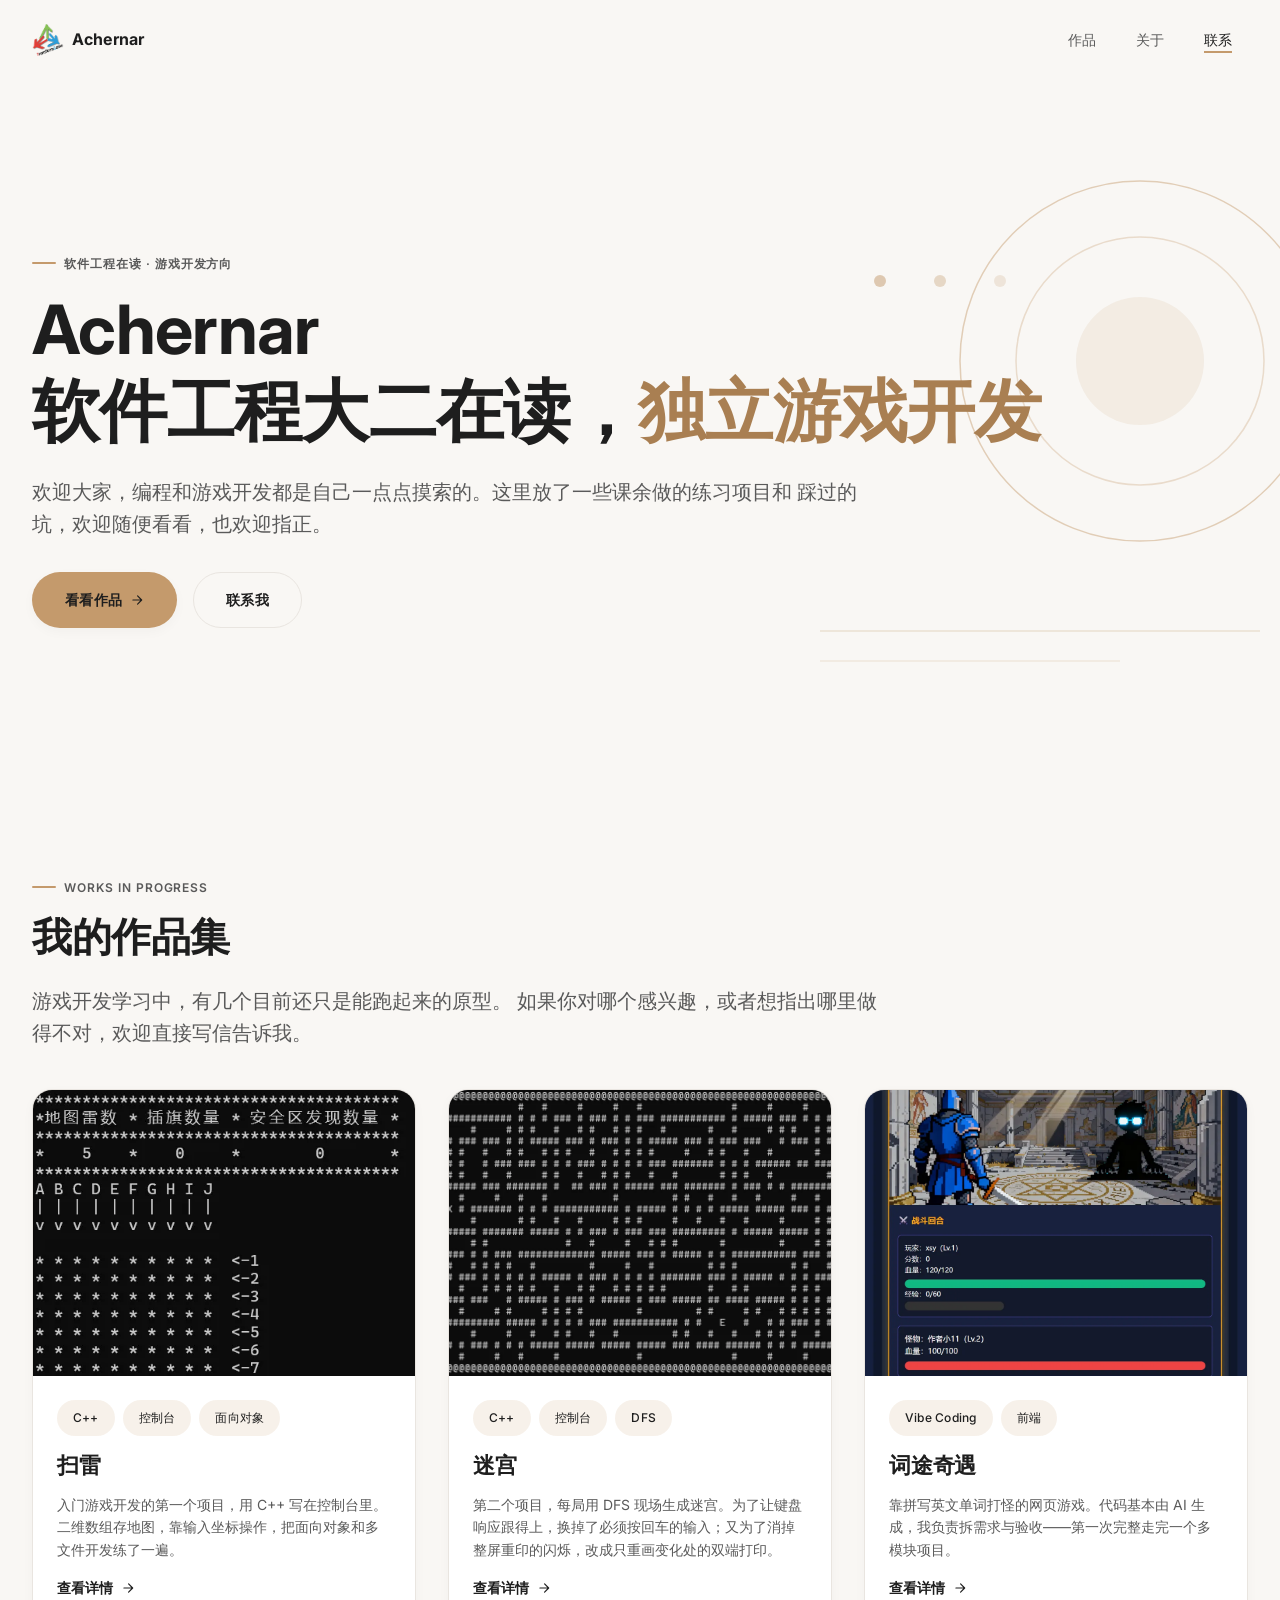
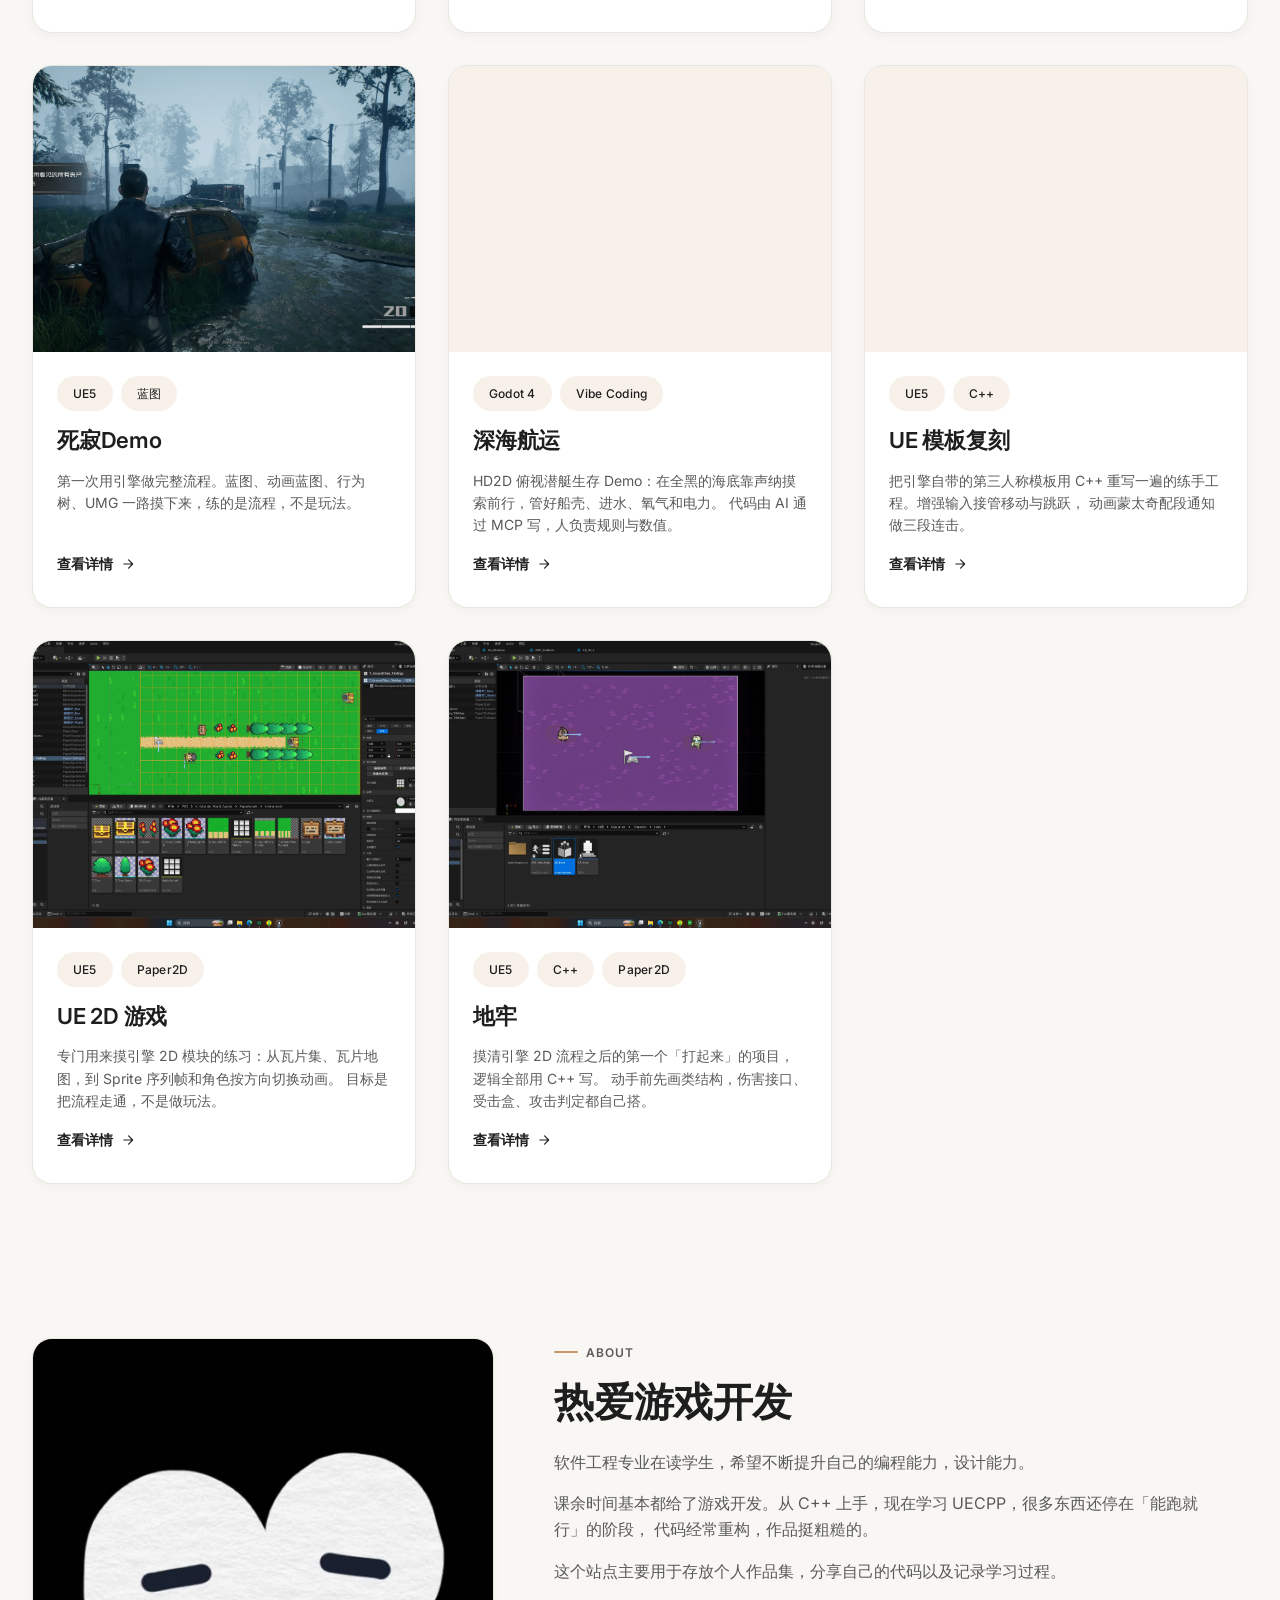
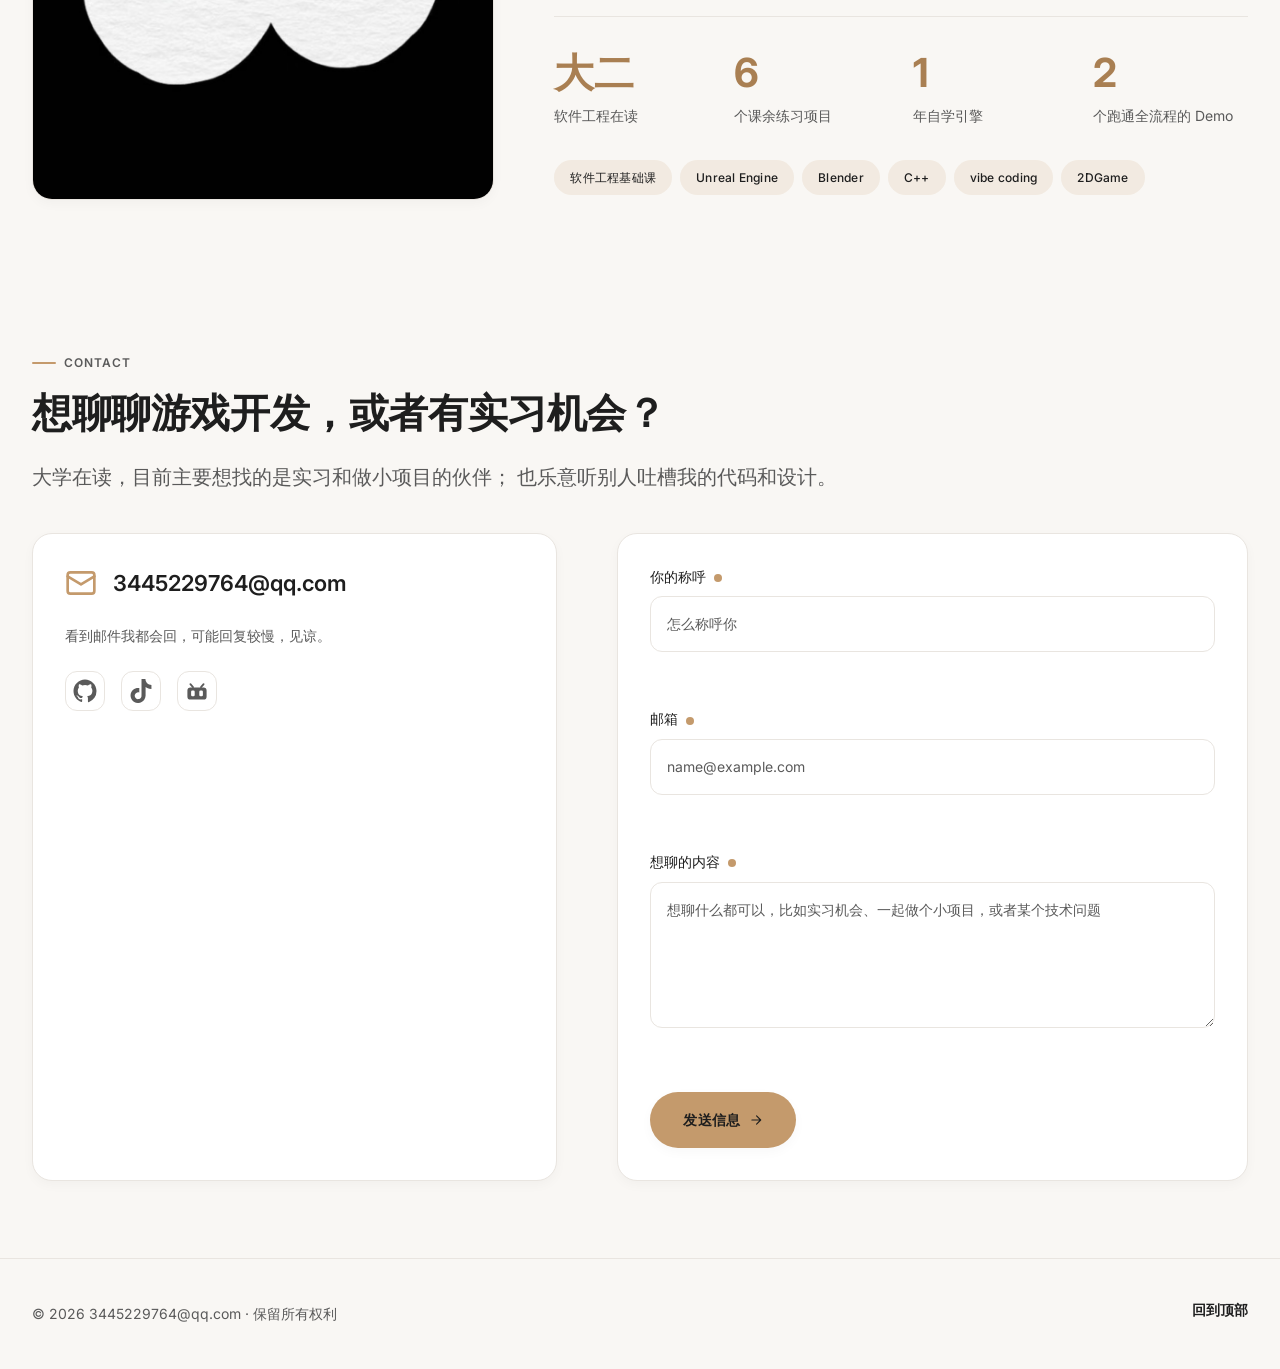
<file: index.html>
<!DOCTYPE html>
<html lang="zh-CN" class="no-js">
<head>
  <meta charset="UTF-8">
  <meta name="viewport" content="width=device-width, initial-scale=1.0">
  <title>Achernar · 软件工程在读，游戏开发学习中</title>
  <meta name="description" content="Achernar的个人站点：软件工程专业大二在读，记录课余做的游戏开发练习、原型，以及踩过的坑。">
  <meta name="theme-color" content="#f9f7f4">

  <link rel="icon" href="assets/icons/icon-a.svg" type="image/svg+xml">
  <link rel="icon" href="assets/icons/icon-a.png" type="image/png" sizes="64x64">
  <link rel="preconnect" href="https://fonts.googleapis.com">
  <link rel="preconnect" href="https://fonts.gstatic.com" crossorigin>
  <link rel="stylesheet" href="https://fonts.googleapis.com/css2?family=Inter:wght@400;500;600;700&display=swap">
  <link rel="stylesheet" href="css/style.css">
</head>
<body>
  <a class="skip-link" href="#main">跳到主内容</a>

  <!-- ============ 顶部导航 ============ -->
  <header class="site-header" id="top">
    <div class="container site-header__inner">
      <a class="logo" href="#hero">
        <img class="logo__mark" src="assets/images/logo.webp" alt="" width="633" height="633" loading="lazy" decoding="async">
        <span class="logo__text">Achernar</span>
      </a>

      <nav class="nav" aria-label="主导航">
        <button class="nav__toggle" type="button" aria-expanded="false" aria-controls="nav-menu">
          <span class="visually-hidden">展开导航菜单</span>
          <svg class="icon nav__toggle-icon nav__toggle-icon--open" viewBox="0 0 24 24" fill="none" stroke="currentColor" stroke-width="2" stroke-linecap="round" aria-hidden="true" focusable="false">
            <path d="M4 7h16M4 12h16M4 17h16"></path>
          </svg>
          <svg class="icon nav__toggle-icon nav__toggle-icon--close" viewBox="0 0 24 24" fill="none" stroke="currentColor" stroke-width="2" stroke-linecap="round" aria-hidden="true" focusable="false">
            <path d="M6 6l12 12M18 6 6 18"></path>
          </svg>
        </button>

        <ul class="nav__list" id="nav-menu" data-open="false">
          <li><a class="nav__link" href="#works">作品</a></li>
          <li><a class="nav__link" href="#about">关于</a></li>
          <li><a class="nav__link" href="#contact">联系</a></li>
        </ul>
      </nav>
    </div>
  </header>

  <main id="main">
    <!-- ============ Hero ============ -->
    <section class="hero" id="hero" aria-labelledby="hero-title">
      <svg class="hero__decor" viewBox="0 0 560 560" fill="none" aria-hidden="true" focusable="false">
        <circle cx="380" cy="200" r="180" stroke="currentColor" stroke-width="1.5" opacity="0.45"></circle>
        <circle cx="380" cy="200" r="124" stroke="currentColor" stroke-width="1.5" opacity="0.3"></circle>
        <circle cx="380" cy="200" r="64" fill="currentColor" opacity="0.12"></circle>
        <path d="M60 470h440" stroke="currentColor" stroke-width="1.5" opacity="0.25"></path>
        <path d="M60 500h300" stroke="currentColor" stroke-width="1.5" opacity="0.18"></path>
        <circle cx="120" cy="120" r="6" fill="currentColor" opacity="0.5"></circle>
        <circle cx="180" cy="120" r="6" fill="currentColor" opacity="0.35"></circle>
        <circle cx="240" cy="120" r="6" fill="currentColor" opacity="0.2"></circle>
      </svg>

      <div class="container hero__inner">
        <p class="section__eyebrow">软件工程在读 · 游戏开发方向</p>
        <h1 class="hero__title" id="hero-title">
          Achernar<br>
          软件工程大二在读，<em class="hero__title-accent">独立游戏开发</em>
        </h1>
        <p class="hero__lead">
          欢迎大家，编程和游戏开发都是自己一点点摸索的。这里放了一些课余做的练习项目和
          踩过的坑，欢迎随便看看，也欢迎指正。
        </p>
        <div class="hero__actions">
          <a class="btn btn--primary" href="#works">
            看看作品
            <svg class="icon" viewBox="0 0 24 24" fill="none" stroke="currentColor" stroke-width="2" stroke-linecap="round" stroke-linejoin="round" aria-hidden="true" focusable="false">
              <path d="M5 12h14M13 5l7 7-7 7"></path>
            </svg>
          </a>
          <a class="btn btn--ghost" href="#contact">联系我</a>
        </div>
      </div>
    </section>

    <!-- ============ 作品展示 ============ -->
    <section class="section works" id="works" aria-labelledby="works-title">
      <div class="container">
        <div class="section__head reveal">
          <p class="section__eyebrow">Works in Progress</p>
          <h2 class="section__title" id="works-title">我的作品集</h2>
          <p class="section__lead">
            游戏开发学习中，有几个目前还只是能跑起来的原型。
            如果你对哪个感兴趣，或者想指出哪里做得不对，欢迎直接写信告诉我。
          </p>
        </div>

        <div class="works__grid">
          <article class="card work-card reveal">
            <div class="work-card__media">
              <img class="work-card__img work-card__img--top" src="assets/images/minesweeper-cover.webp" alt="扫雷的控制台界面，顶部显示地图雷数 5、插旗数量 0、安全区发现数量 0，A 到 J 的列标下面是尚未翻开的雷区" width="491" height="441" loading="lazy" decoding="async">
            </div>
            <div class="work-card__body">
              <ul class="tag-list">
                <li class="tag">C++</li>
                <li class="tag">控制台</li>
                <li class="tag">面向对象</li>
              </ul>
              <h3 class="work-card__title">扫雷</h3>
              <p class="work-card__desc">
                入门游戏开发的第一个项目，用 C++ 写在控制台里。二维数组存地图，靠输入坐标操作，把面向对象和多文件开发练了一遍。
              </p>
              <a class="link-more work-card__link" href="works/minesweeper.html">
                查看详情
                <svg class="icon" viewBox="0 0 24 24" fill="none" stroke="currentColor" stroke-width="2" stroke-linecap="round" stroke-linejoin="round" aria-hidden="true" focusable="false">
                  <path d="M5 12h14M13 5l7 7-7 7"></path>
                </svg>
              </a>
            </div>
          </article>

          <article class="card work-card reveal">
            <div class="work-card__media">
              <img class="work-card__img" src="assets/images/maze-cover.webp" alt="迷宫的控制台界面，四周用 @ 围成边界，# 是墙壁，通路中散布着玩家起点 A、终点 E 和道具 X" width="1222" height="580" loading="lazy" decoding="async">
            </div>
            <div class="work-card__body">
              <ul class="tag-list">
                <li class="tag">C++</li>
                <li class="tag">控制台</li>
                <li class="tag">DFS</li>
              </ul>
              <h3 class="work-card__title">迷宫</h3>
              <p class="work-card__desc">
                第二个项目，每局用 DFS 现场生成迷宫。为了让键盘响应跟得上，换掉了必须按回车的输入；又为了消掉整屏重印的闪烁，改成只重画变化处的双端打印。
              </p>
              <a class="link-more work-card__link" href="works/maze.html">
                查看详情
                <svg class="icon" viewBox="0 0 24 24" fill="none" stroke="currentColor" stroke-width="2" stroke-linecap="round" stroke-linejoin="round" aria-hidden="true" focusable="false">
                  <path d="M5 12h14M13 5l7 7-7 7"></path>
                </svg>
              </a>
            </div>
          </article>

          <article class="card work-card reveal">
            <div class="work-card__media">
              <img class="work-card__img" src="assets/images/wordtrip-cover.webp" alt="词途奇遇的战斗界面，像素风蓝甲骑士背对镜头面对发光的黑影怪物，上方显示双方血量，底部是中文释义与英文拼写输入框" width="1102" height="1182" loading="lazy" decoding="async">
            </div>
            <div class="work-card__body">
              <ul class="tag-list">
                <li class="tag">Vibe Coding</li>
                <li class="tag">前端</li>
              </ul>
              <h3 class="work-card__title">词途奇遇</h3>
              <p class="work-card__desc">
                靠拼写英文单词打怪的网页游戏。代码基本由 AI 生成，我负责拆需求与验收——第一次完整走完一个多模块项目。
              </p>
              <a class="link-more work-card__link" href="works/wordtrip.html">
                查看详情
                <svg class="icon" viewBox="0 0 24 24" fill="none" stroke="currentColor" stroke-width="2" stroke-linecap="round" stroke-linejoin="round" aria-hidden="true" focusable="false">
                  <path d="M5 12h14M13 5l7 7-7 7"></path>
                </svg>
              </a>
            </div>
          </article>

          <article class="card work-card reveal">
            <div class="work-card__media">
              <img class="work-card__img" src="assets/images/dead-silence-cover.webp" alt="死寂的实机画面，第三人称视角下主角背对镜头站在雾中的废弃公路上，两旁是翻倒的车辆与枯树，左上角是任务提示，右下角是弹药数" width="2559" height="1599" loading="lazy" decoding="async">
            </div>
            <div class="work-card__body">
              <ul class="tag-list">
                <li class="tag">UE5</li>
                <li class="tag">蓝图</li>
              </ul>
              <h3 class="work-card__title">死寂Demo</h3>
              <p class="work-card__desc">
                第一次用引擎做完整流程。蓝图、动画蓝图、行为树、UMG 一路摸下来，练的是流程，不是玩法。
              </p>
              <a class="link-more work-card__link" href="works/dead-silence.html">
                查看详情
                <svg class="icon" viewBox="0 0 24 24" fill="none" stroke="currentColor" stroke-width="2" stroke-linecap="round" stroke-linejoin="round" aria-hidden="true" focusable="false">
                  <path d="M5 12h14M13 5l7 7-7 7"></path>
                </svg>
              </a>
            </div>
          </article>

          <article class="card work-card reveal">
            <div class="work-card__media">
              <img class="work-card__img" src="assets/images/deep-sea-shipping-cover.webp" alt="深海航运的主视觉，漆黑的深海里浮着锈迹斑斑的标题「深海航运 / DEEP SEA SHIPPING demo」，下方一艘潜艇的侧影，右侧暗处藏着一条眼睛发红光的巨大海怪" width="1672" height="941" loading="lazy" decoding="async">
            </div>
            <div class="work-card__body">
              <ul class="tag-list">
                <li class="tag">Godot 4</li>
                <li class="tag">Vibe Coding</li>
              </ul>
              <h3 class="work-card__title">深海航运</h3>
              <p class="work-card__desc">
                HD2D 俯视潜艇生存 Demo：在全黑的海底靠声纳摸索前行，管好船壳、进水、氧气和电力。
                代码由 AI 通过 MCP 写，人负责规则与数值。
              </p>
              <a class="link-more work-card__link" href="works/deep-sea-shipping.html">
                查看详情
                <svg class="icon" viewBox="0 0 24 24" fill="none" stroke="currentColor" stroke-width="2" stroke-linecap="round" stroke-linejoin="round" aria-hidden="true" focusable="false">
                  <path d="M5 12h14M13 5l7 7-7 7"></path>
                </svg>
              </a>
            </div>
          </article>

          <article class="card work-card reveal">
            <div class="work-card__media">
              <img class="work-card__img" src="assets/images/ue-template-cover.webp" alt="UE 的动画蒙太奇编辑界面，中间是穿着白色紧身衣的 Quinn 人形骨骼网格正在预览，下方时间轴里排着 Attack1、Attack2、Attack3 三段蒙太奇片段，片段起止处挂着 CPP_ComboWindow 段通知标记，右侧是包含三段攻击与若干移动动画的资源列表" width="2559" height="1599" loading="lazy" decoding="async">
            </div>
            <div class="work-card__body">
              <ul class="tag-list">
                <li class="tag">UE5</li>
                <li class="tag">C++</li>
              </ul>
              <h3 class="work-card__title">UE 模板复刻</h3>
              <p class="work-card__desc">
                把引擎自带的第三人称模板用 C++ 重写一遍的练手工程。增强输入接管移动与跳跃，
                动画蒙太奇配段通知做三段连击。
              </p>
              <a class="link-more work-card__link" href="works/ue-template.html">
                查看详情
                <svg class="icon" viewBox="0 0 24 24" fill="none" stroke="currentColor" stroke-width="2" stroke-linecap="round" stroke-linejoin="round" aria-hidden="true" focusable="false">
                  <path d="M5 12h14M13 5l7 7-7 7"></path>
                </svg>
              </a>
            </div>
          </article>

          <article class="card work-card reveal">
            <div class="work-card__media">
              <img class="work-card__img" src="assets/images/ue2d-cover.webp" alt="UE5 编辑器里的一个 Paper2D 像素风 2D 关卡，亮绿色瓦片铺成草地，中间一条土黄小路，路上有一个红帽精灵角色、垃圾桶与木箱障碍、几丛红绿树和花，上方有一块标牌，右侧是大纲面板，底部是内容浏览器" width="2559" height="1599" loading="lazy" decoding="async">
            </div>
            <div class="work-card__body">
              <ul class="tag-list">
                <li class="tag">UE5</li>
                <li class="tag">Paper2D</li>
              </ul>
              <h3 class="work-card__title">UE 2D 游戏</h3>
              <p class="work-card__desc">
                专门用来摸引擎 2D 模块的练习：从瓦片集、瓦片地图，到 Sprite 序列帧和角色按方向切换动画。
                目标是把流程走通，不是做玩法。
              </p>
              <a class="link-more work-card__link" href="works/ue2d.html">
                查看详情
                <svg class="icon" viewBox="0 0 24 24" fill="none" stroke="currentColor" stroke-width="2" stroke-linecap="round" stroke-linejoin="round" aria-hidden="true" focusable="false">
                  <path d="M5 12h14M13 5l7 7-7 7"></path>
                </svg>
              </a>
            </div>
          </article>

          <article class="card work-card reveal">
            <div class="work-card__media">
              <img class="work-card__img" src="assets/images/dungeon-cover.webp" alt="UE5 编辑器里的 2D 地牢关卡编辑视图，地图上站着持盾骑士、白色旗帜与绿色小怪物三个纸片精灵，每个精灵外圈都套着椭圆形的碰撞范围轮廓和蓝色朝向箭头，左侧大纲面板列出瓦片地图、出生点与角色蓝图" width="2558" height="1599" loading="lazy" decoding="async">
            </div>
            <div class="work-card__body">
              <ul class="tag-list">
                <li class="tag">UE5</li>
                <li class="tag">C++</li>
                <li class="tag">Paper2D</li>
              </ul>
              <h3 class="work-card__title">地牢</h3>
              <p class="work-card__desc">
                摸清引擎 2D 流程之后的第一个「打起来」的项目，逻辑全部用 C++ 写。
                动手前先画类结构，伤害接口、受击盒、攻击判定都自己搭。
              </p>
              <a class="link-more work-card__link" href="works/dungeon.html">
                查看详情
                <svg class="icon" viewBox="0 0 24 24" fill="none" stroke="currentColor" stroke-width="2" stroke-linecap="round" stroke-linejoin="round" aria-hidden="true" focusable="false">
                  <path d="M5 12h14M13 5l7 7-7 7"></path>
                </svg>
              </a>
            </div>
          </article>
        </div>
      </div>
    </section>

    <!-- ============ 关于我 ============ -->
    <section class="section about" id="about" aria-labelledby="about-title">
      <div class="container about__grid">
        <figure class="about__portrait reveal">
          <img src="assets/images/avatar.jpg" alt="Achernar 的头像" width="1000" height="1000" loading="lazy" decoding="async">
        </figure>

        <div class="about__content reveal">
          <p class="section__eyebrow">About</p>
          <h2 class="section__title" id="about-title">热爱游戏开发</h2>
          <p>
            软件工程专业在读学生，希望不断提升自己的编程能力，设计能力。
          </p>
          <p>
            课余时间基本都给了游戏开发。从 C++ 上手，现在学习 UECPP，很多东西还停在「能跑就行」的阶段，
            代码经常重构，作品挺粗糙的。
          </p>
          <p>
            这个站点主要用于存放个人作品集，分享自己的代码以及记录学习过程。
          </p>

          <ul class="about__stats">
            <!-- 待替换：以下数字请按自己的真实情况调整 -->
            <li class="stat">
              <span class="stat__value">大二</span>
              <span class="stat__label">软件工程在读</span>
            </li>
            <li class="stat">
              <span class="stat__value">6</span>
              <span class="stat__label">个课余练习项目</span>
            </li>
            <li class="stat">
              <span class="stat__value">1</span>
              <span class="stat__label">年自学引擎</span>
            </li>
            <li class="stat">
              <span class="stat__value">2</span>
              <span class="stat__label">个跑通全流程的 Demo</span>
            </li>
          </ul>

          <ul class="about__skills">
            <li class="tag">软件工程基础课</li>
            <li class="tag">Unreal Engine</li>
            <li class="tag">Blender</li>
            <li class="tag">C++</li>
            <li class="tag">vibe coding</li>
            <li class="tag">2DGame</li>
          </ul>
        </div>
      </div>
    </section>

    <!-- ============ 联系方式 ============ -->
    <section class="section contact" id="contact" aria-labelledby="contact-title">
      <div class="container">
        <div class="section__head reveal">
          <p class="section__eyebrow">Contact</p>
          <h2 class="section__title" id="contact-title">想聊聊游戏开发，或者有实习机会？</h2>
          <p class="section__lead">
            大学在读，目前主要想找的是实习和做小项目的伙伴；
            也乐意听别人吐槽我的代码和设计。
          </p>
        </div>

        <div class="contact__grid">
          <div class="contact__panel reveal">
            <a class="contact__mail" href="mailto:3445229764@qq.com">
              <svg class="icon" viewBox="0 0 24 24" fill="none" stroke="currentColor" stroke-width="2" stroke-linecap="round" stroke-linejoin="round" aria-hidden="true" focusable="false">
                <rect x="2" y="4" width="20" height="16" rx="2"></rect>
                <path d="m22 7-10 6L2 7"></path>
              </svg>
              3445229764@qq.com
            </a>
            <p class="contact__note">看到邮件我都会回，可能回复较慢，见谅。</p>

            <ul class="social">
              <li>
                <a class="social__link" href="https://github.com" aria-label="在 GitHub 查看我的代码">
                  <svg class="icon" viewBox="0 0 24 24" fill="currentColor" aria-hidden="true" focusable="false">
                    <path d="M12 .5C5.73.5.5 5.73.5 12c0 5.08 3.29 9.39 7.86 10.91.58.11.79-.25.79-.56v-2c-3.2.7-3.88-1.37-3.88-1.37-.53-1.34-1.3-1.7-1.3-1.7-1.06-.72.08-.71.08-.71 1.17.08 1.79 1.2 1.79 1.2 1.04 1.79 2.73 1.27 3.4.97.1-.76.41-1.27.74-1.56-2.55-.29-5.23-1.28-5.23-5.7 0-1.26.45-2.29 1.19-3.1-.12-.29-.52-1.46.11-3.05 0 0 .96-.31 3.15 1.18a10.9 10.9 0 0 1 5.74 0c2.19-1.49 3.15-1.18 3.15-1.18.63 1.59.23 2.76.11 3.05.74.81 1.19 1.84 1.19 3.1 0 4.43-2.69 5.41-5.25 5.69.42.36.79 1.08.79 2.18v3.24c0 .31.21.68.8.56A11.5 11.5 0 0 0 23.5 12C23.5 5.73 18.27.5 12 .5Z"></path>
                  </svg>
                </a>
              </li>
              <li>
                <a class="social__link" href="https://v.douyin.com/ZftXgVohLdg/" aria-label="在抖音查看我的视频">
                  <svg class="icon" viewBox="0 0 24 24" fill="currentColor" aria-hidden="true" focusable="false">
                    <path d="M12.53.02c1.31-.02 2.61-.01 3.91-.02.08 1.53.63 3.09 1.75 4.17 1.12 1.11 2.7 1.62 4.24 1.79v4.03c-1.44-.05-2.89-.35-4.2-.97-.57-.26-1.1-.59-1.62-.93-.01 2.92.01 5.84-.02 8.75-.08 1.4-.54 2.79-1.35 3.94-1.31 1.92-3.58 3.17-5.91 3.21-1.43.08-2.86-.31-4.08-1.03-2.02-1.19-3.44-3.37-3.65-5.71-.02-.5-.03-1-.01-1.49.18-1.9 1.12-3.72 2.58-4.96 1.66-1.44 3.98-2.13 6.15-1.72.02 1.48-.04 2.96-.04 4.44-.99-.32-2.15-.23-3.02.37-.63.41-1.11 1.04-1.36 1.75-.21.51-.15 1.07-.14 1.61.24 1.64 1.82 3.02 3.5 2.87 1.12-.01 2.19-.66 2.77-1.61.19-.33.4-.67.41-1.06.1-1.79.06-3.57.07-5.36.01-4.03-.01-8.05.02-12.07Z"></path>
                  </svg>
                </a>
              </li>
              <li>
                <a class="social__link" href="https://b23.tv/CIjAhet" aria-label="在哔哩哔哩查看我的视频">
                  <svg class="icon" viewBox="0 0 24 24" fill="currentColor" aria-hidden="true" focusable="false">
                    <path fill-rule="evenodd" d="M5.6 8.4h12.8a3.2 3.2 0 0 1 3.2 3.2v5.8a3.2 3.2 0 0 1-3.2 3.2H5.6a3.2 3.2 0 0 1-3.2-3.2v-5.8a3.2 3.2 0 0 1 3.2-3.2Zm1.7 3.1a1.2 1.2 0 0 0-1.2 1.2v3.4a1.2 1.2 0 0 0 1.2 1.2h1.2a1.2 1.2 0 0 0 1.2-1.2v-3.4a1.2 1.2 0 0 0-1.2-1.2H7.3Zm8.2 0a1.2 1.2 0 0 0-1.2 1.2v3.4a1.2 1.2 0 0 0 1.2 1.2h1.2a1.2 1.2 0 0 0 1.2-1.2v-3.4a1.2 1.2 0 0 0-1.2-1.2h-1.2Z"></path>
                    <path d="M8 8.2 5.4 5.2M16 8.2l2.6-3" fill="none" stroke="currentColor" stroke-width="1.8" stroke-linecap="round"></path>
                  </svg>
                </a>
              </li>
            </ul>
          </div>

          <div class="contact__form-card reveal">
            <form class="form" id="contact-form" novalidate>
              <div class="field field--required">
                <label class="field__label" for="name">你的称呼</label>
                <input class="field__input" id="name" name="name" type="text" autocomplete="name" placeholder="怎么称呼你" required aria-describedby="name-error">
                <p class="field__error" id="name-error"></p>
              </div>

              <div class="field field--required">
                <label class="field__label" for="email">邮箱</label>
                <input class="field__input" id="email" name="email" type="email" autocomplete="email" placeholder="name@example.com" required aria-describedby="email-error">
                <p class="field__error" id="email-error"></p>
              </div>

              <div class="field field--required">
                <label class="field__label" for="message">想聊的内容</label>
                <textarea class="field__input" id="message" name="message" rows="5" placeholder="想聊什么都可以，比如实习机会、一起做个小项目，或者某个技术问题" required aria-describedby="message-error"></textarea>
                <p class="field__error" id="message-error"></p>
              </div>

              <div class="form__actions">
                <button class="btn btn--primary" type="submit">
                  发送信息
                  <svg class="icon" viewBox="0 0 24 24" fill="none" stroke="currentColor" stroke-width="2" stroke-linecap="round" stroke-linejoin="round" aria-hidden="true" focusable="false">
                    <path d="M5 12h14M13 5l7 7-7 7"></path>
                  </svg>
                </button>
                <p class="form__status" id="form-status" role="status" aria-live="polite">
                  <svg class="icon" viewBox="0 0 24 24" fill="none" stroke="currentColor" stroke-width="2" stroke-linecap="round" stroke-linejoin="round" aria-hidden="true" focusable="false">
                    <path d="m5 13 4 4 10-10"></path>
                  </svg>
                  <span></span>
                </p>
              </div>
            </form>
          </div>
        </div>
      </div>
    </section>
  </main>

  <!-- ============ 页脚 ============ -->
  <footer class="site-footer">
    <div class="container site-footer__inner">
      <p class="site-footer__text">© 2026 3445229764@qq.com · 保留所有权利</p>
      <a class="link-more" href="#hero">回到顶部</a>
    </div>
  </footer>

  <script src="js/modules/menu.js"></script>
  <script src="js/modules/scroll.js"></script>
  <script src="js/modules/form.js"></script>
  <script src="js/main.js"></script>
</body>
</html>
</file>
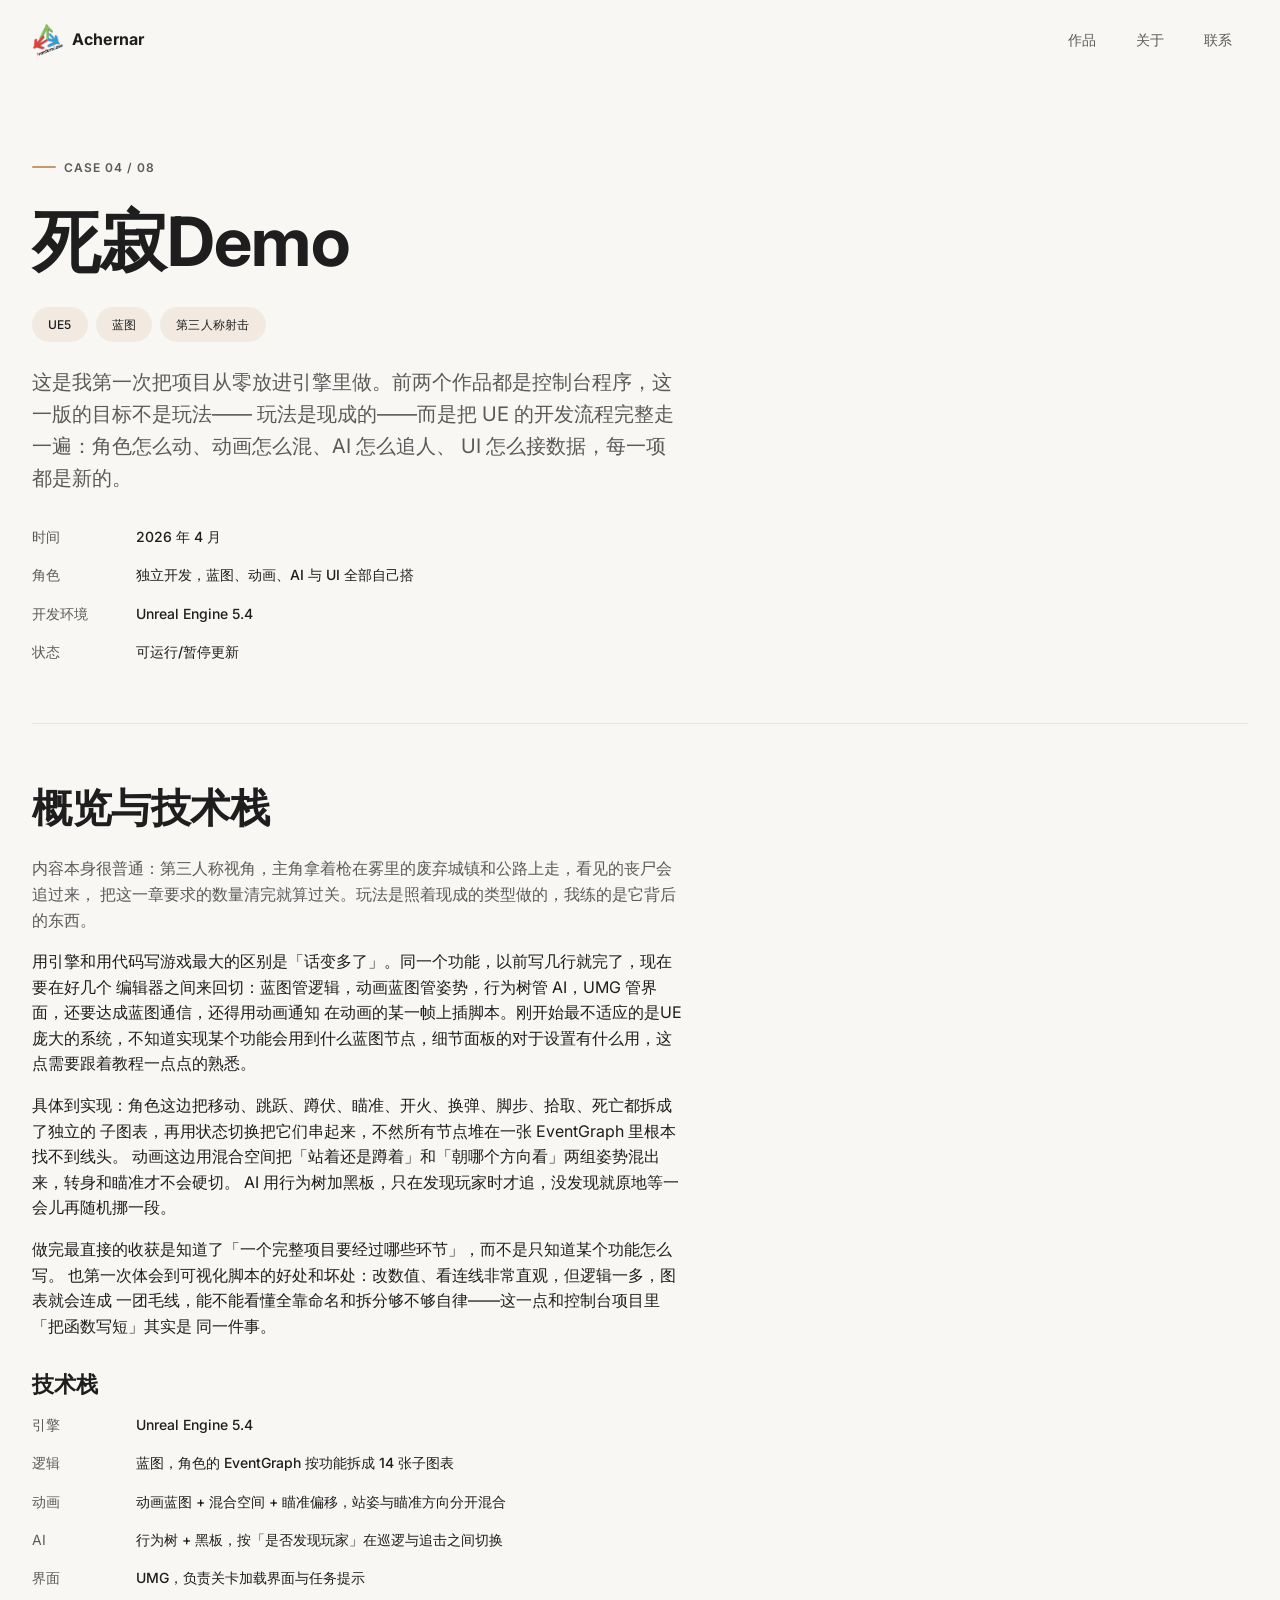
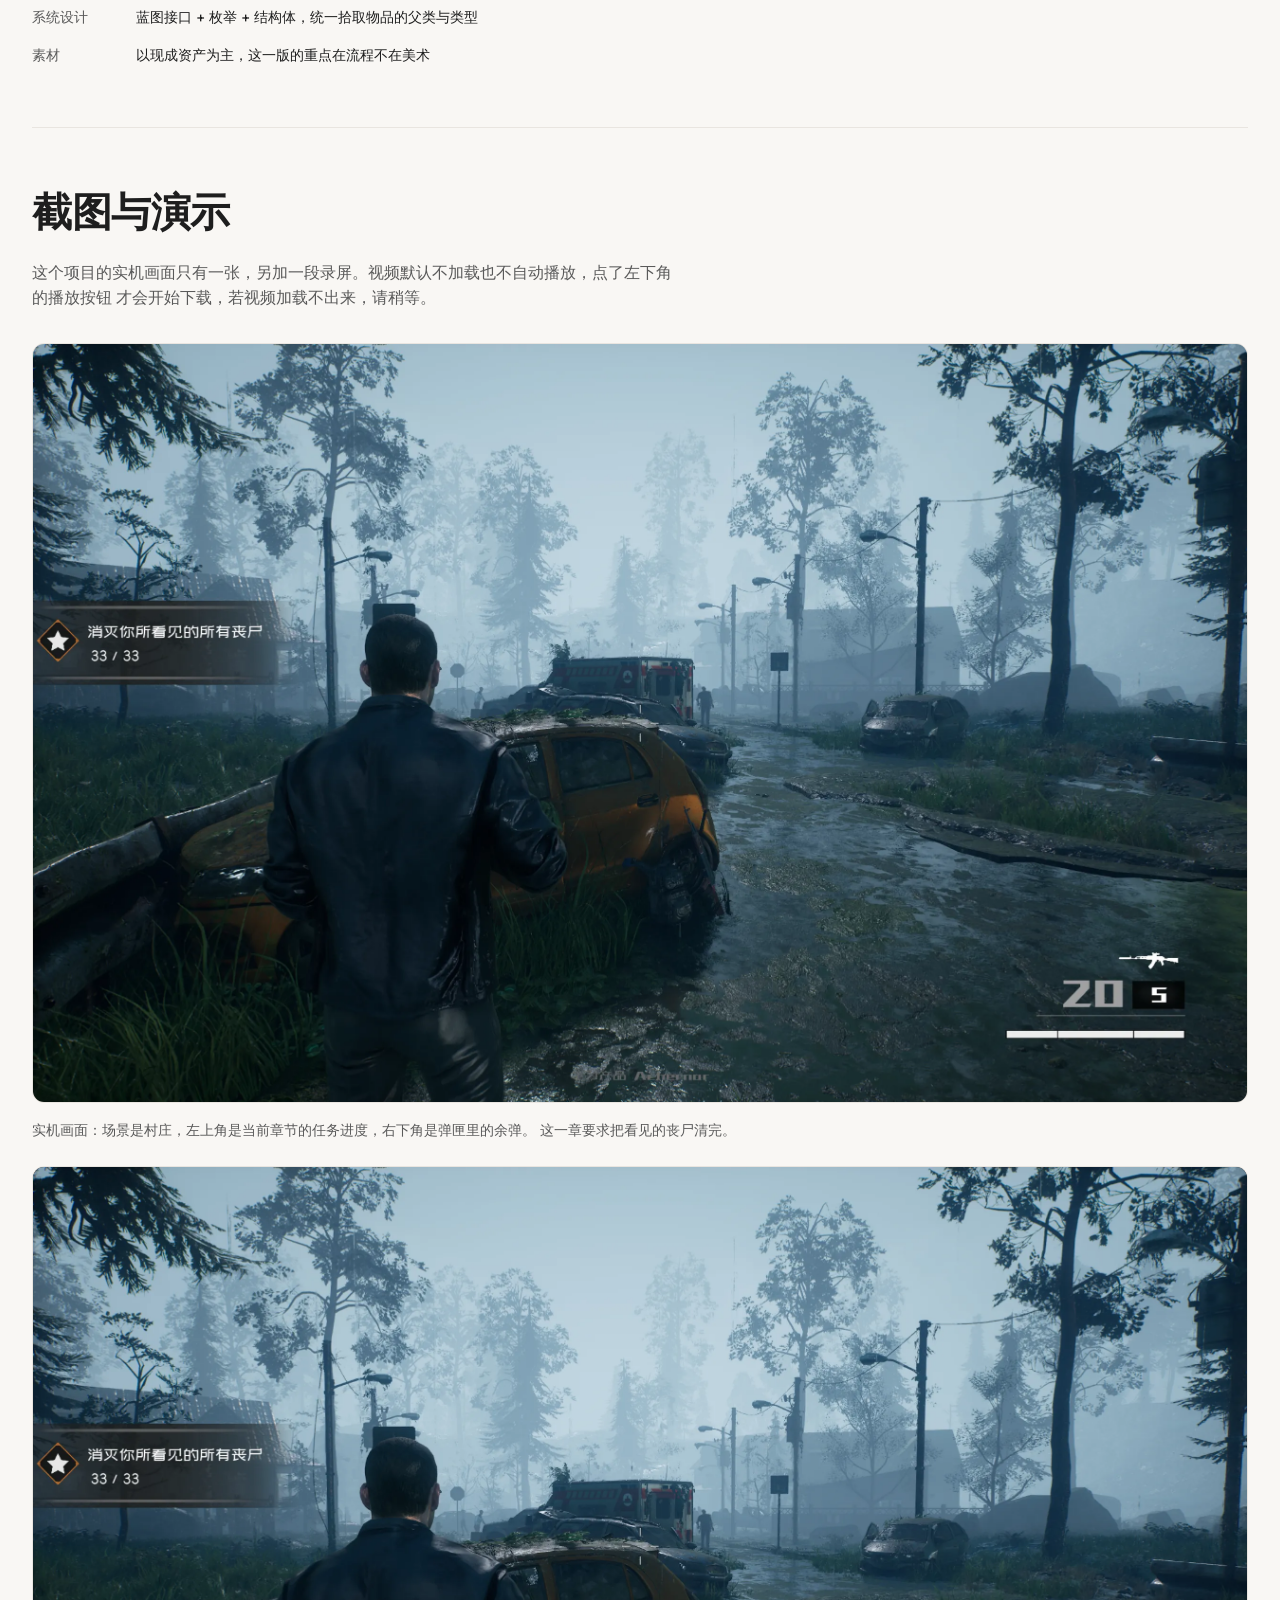
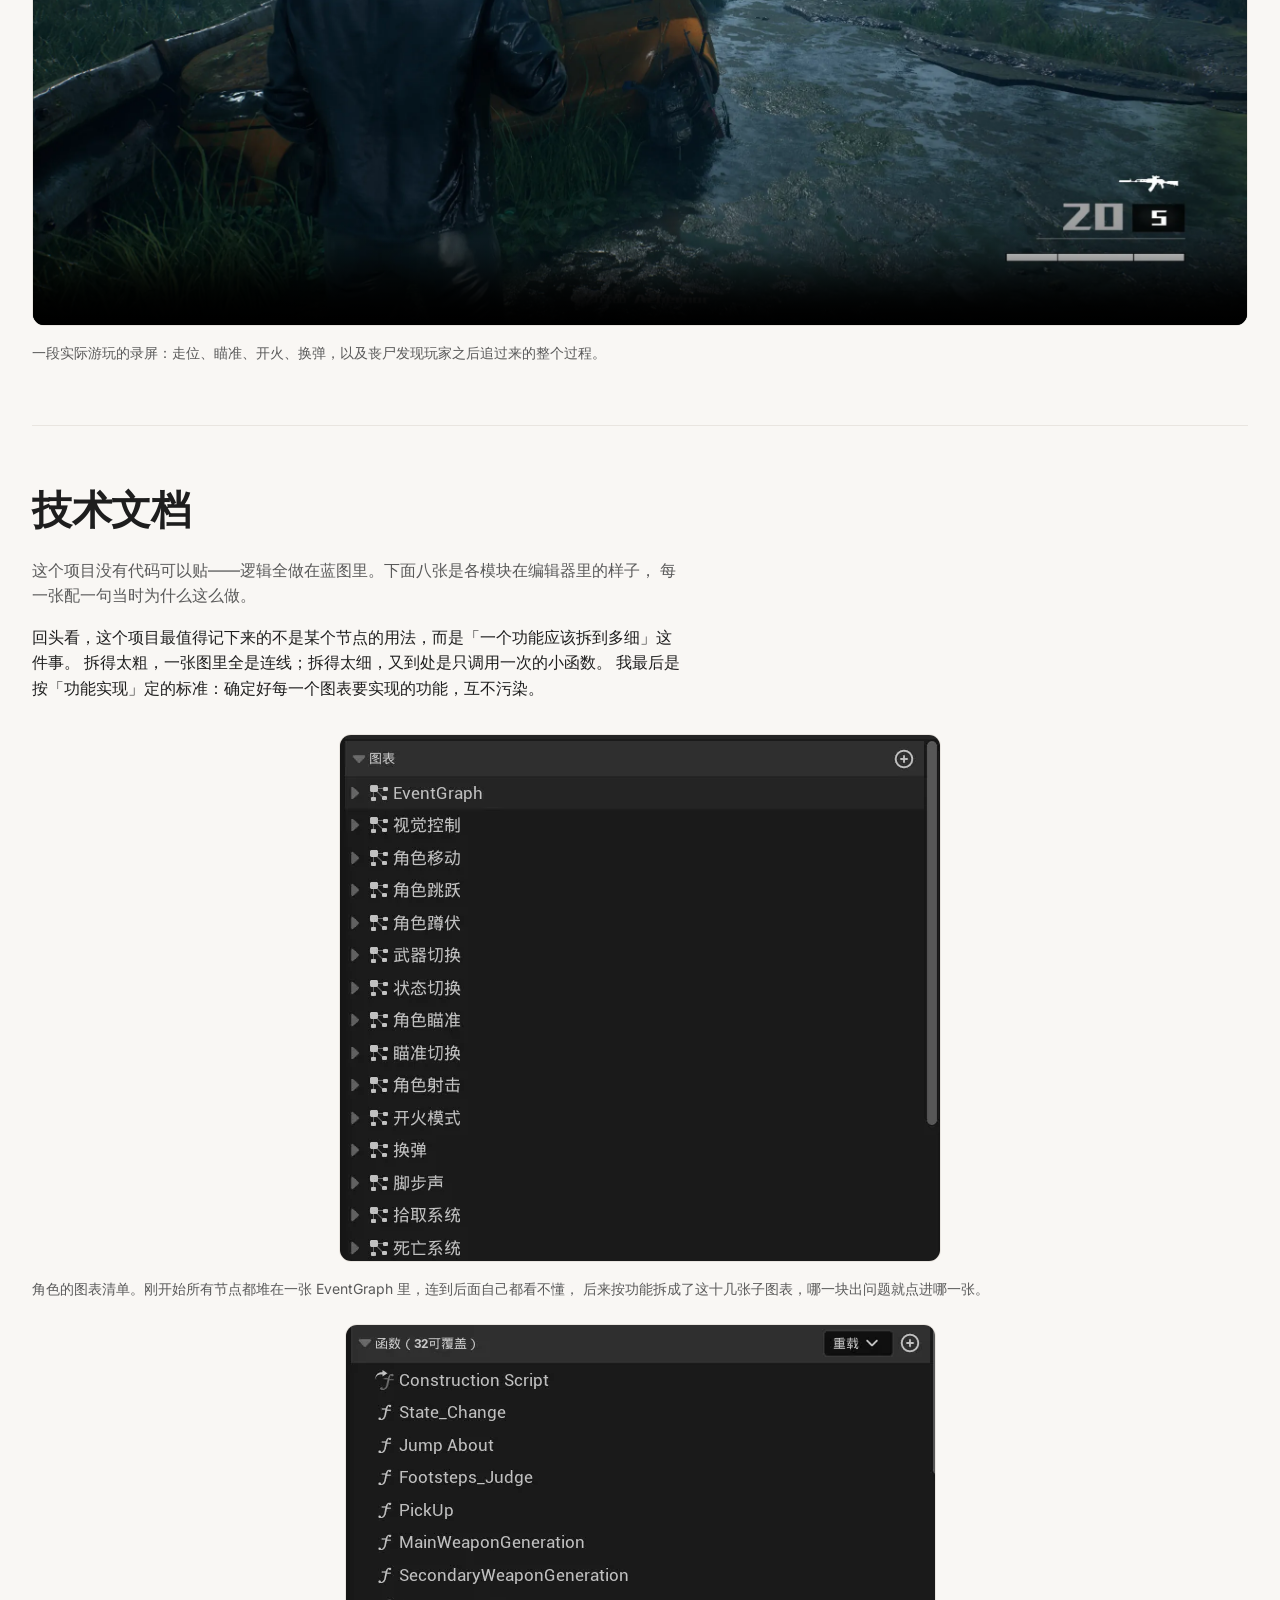
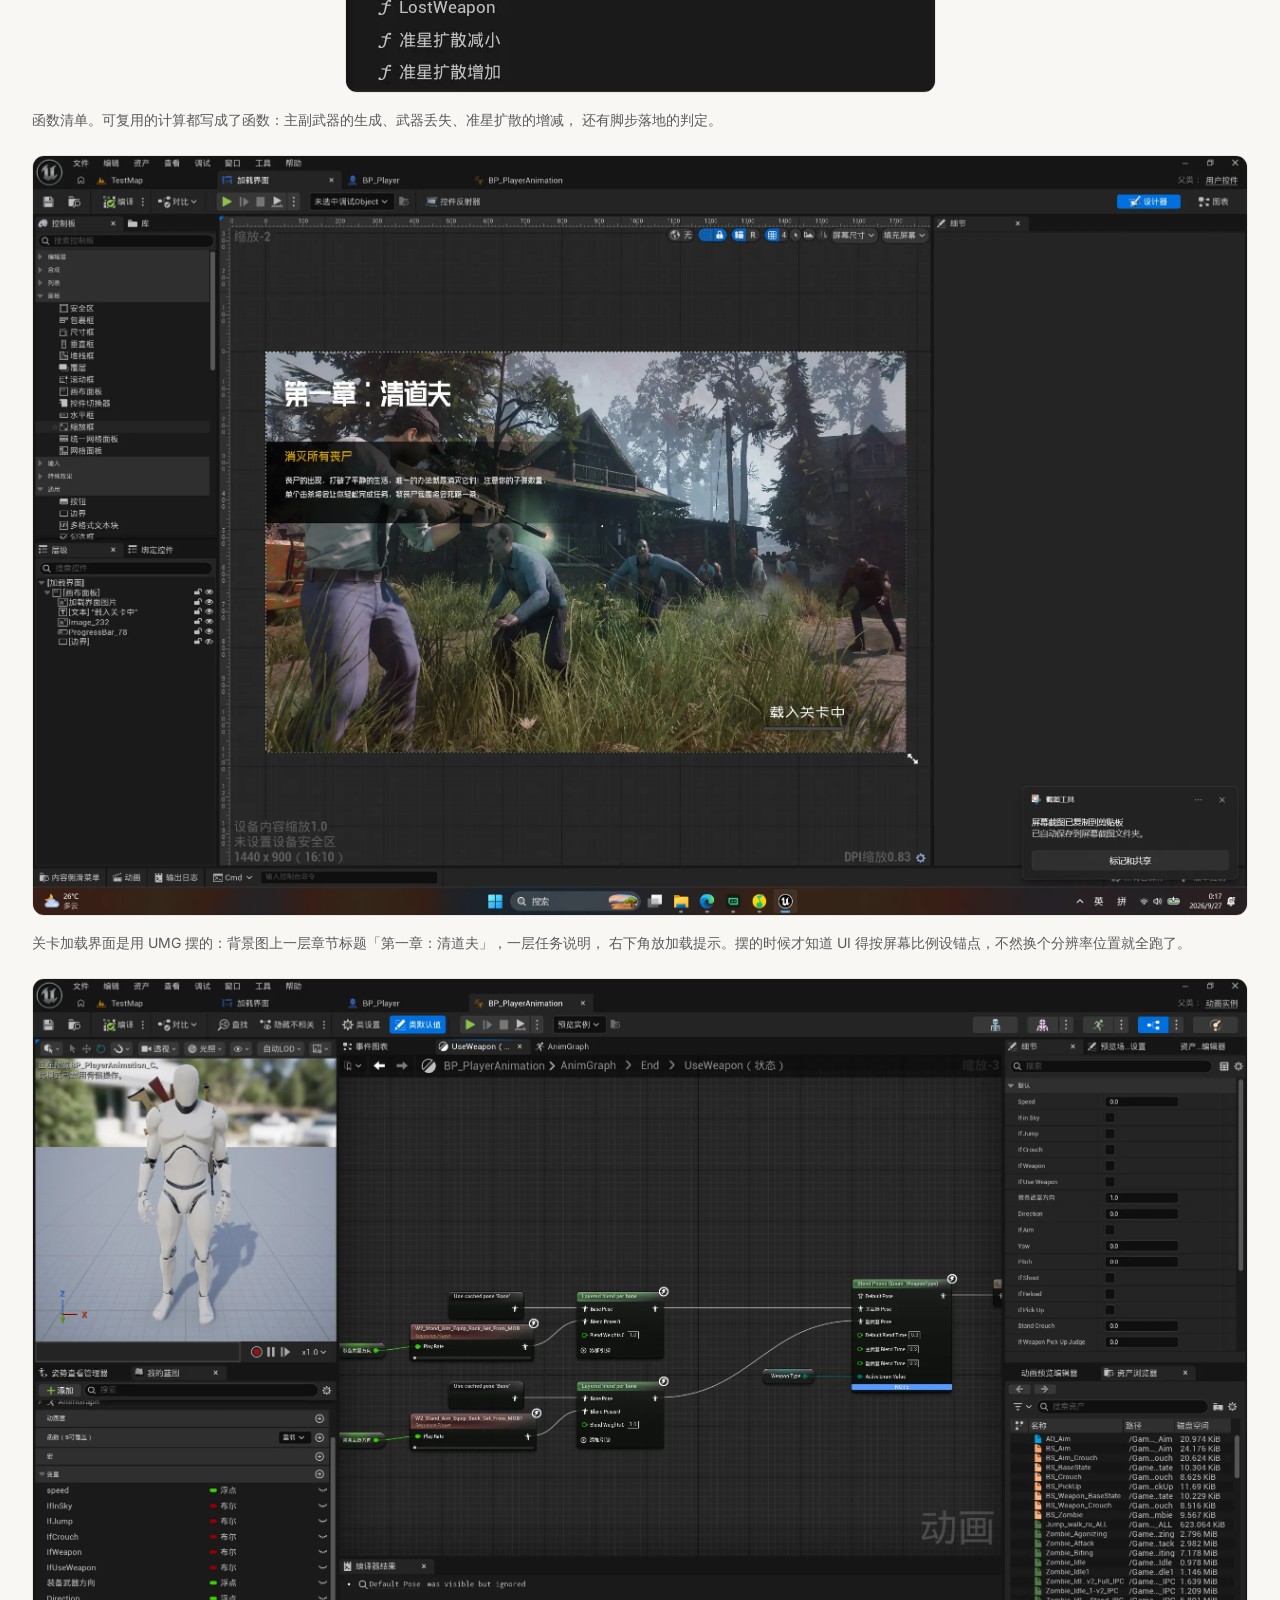
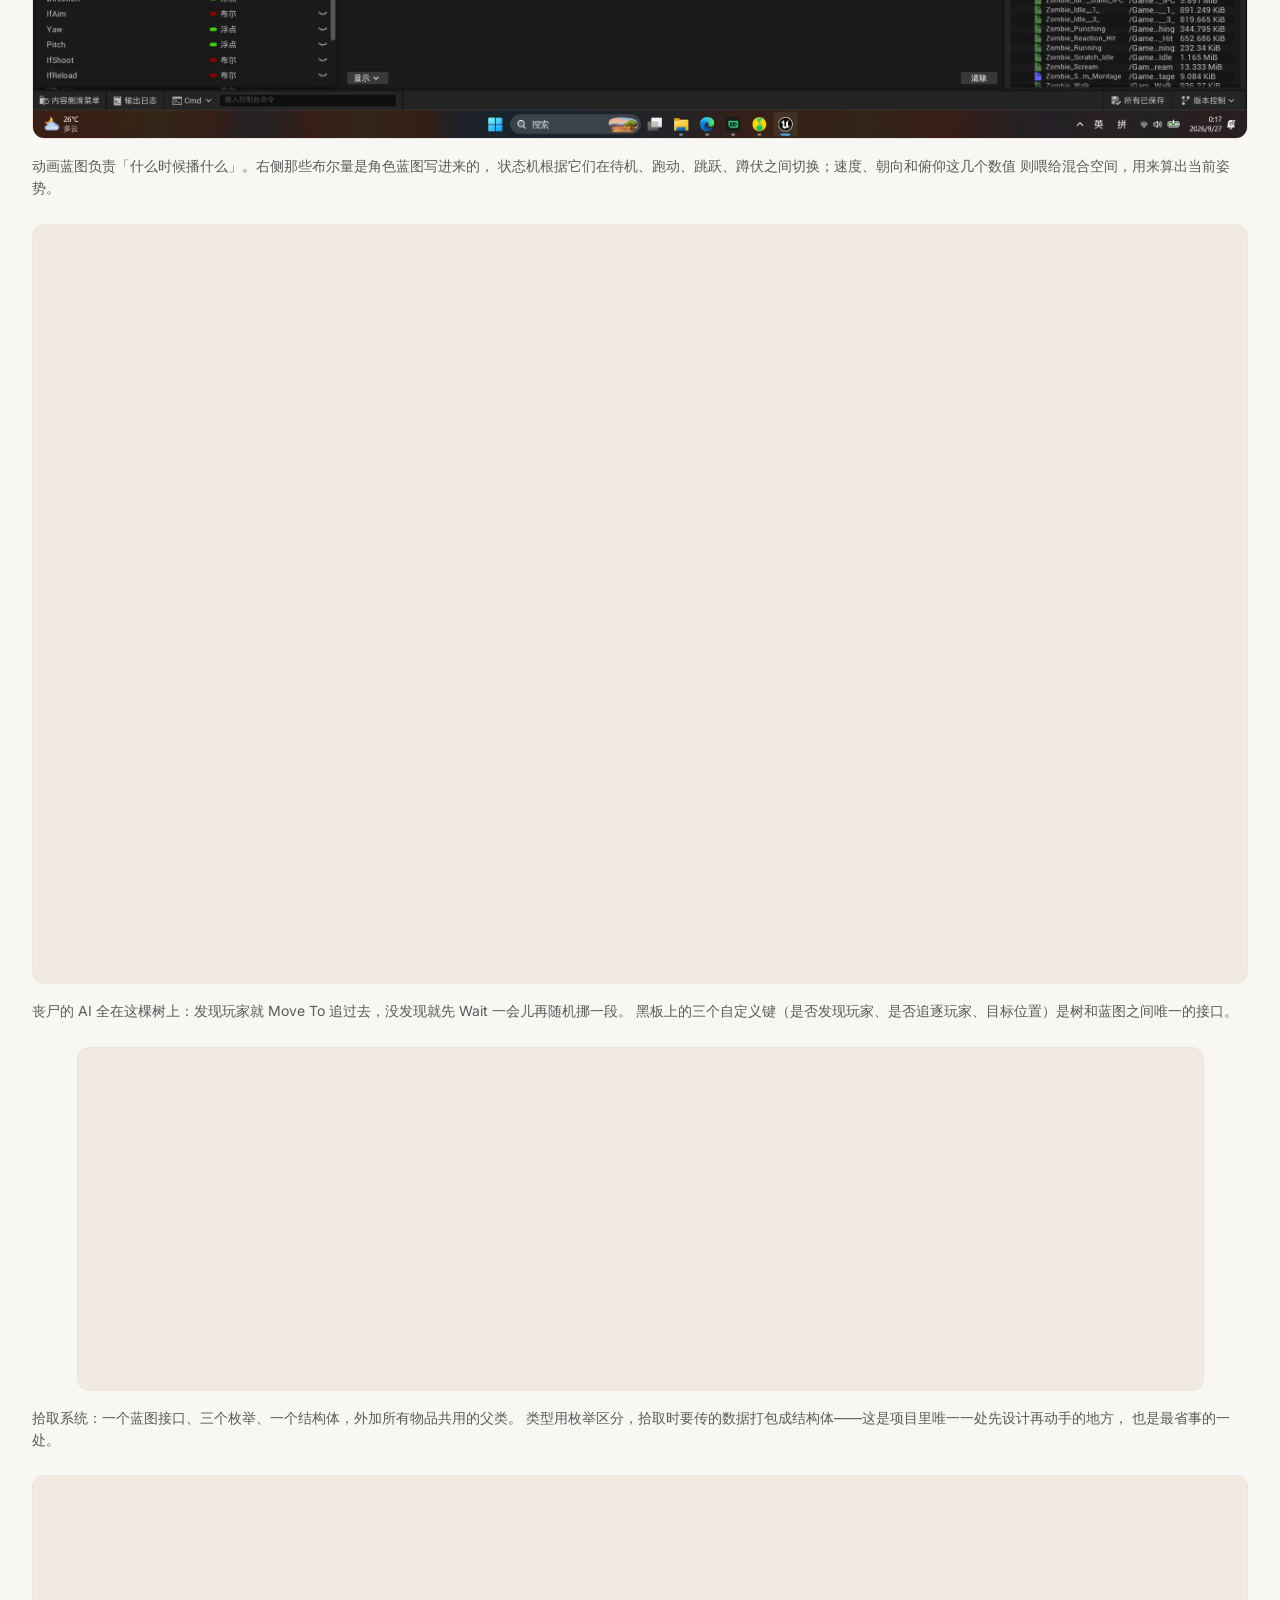
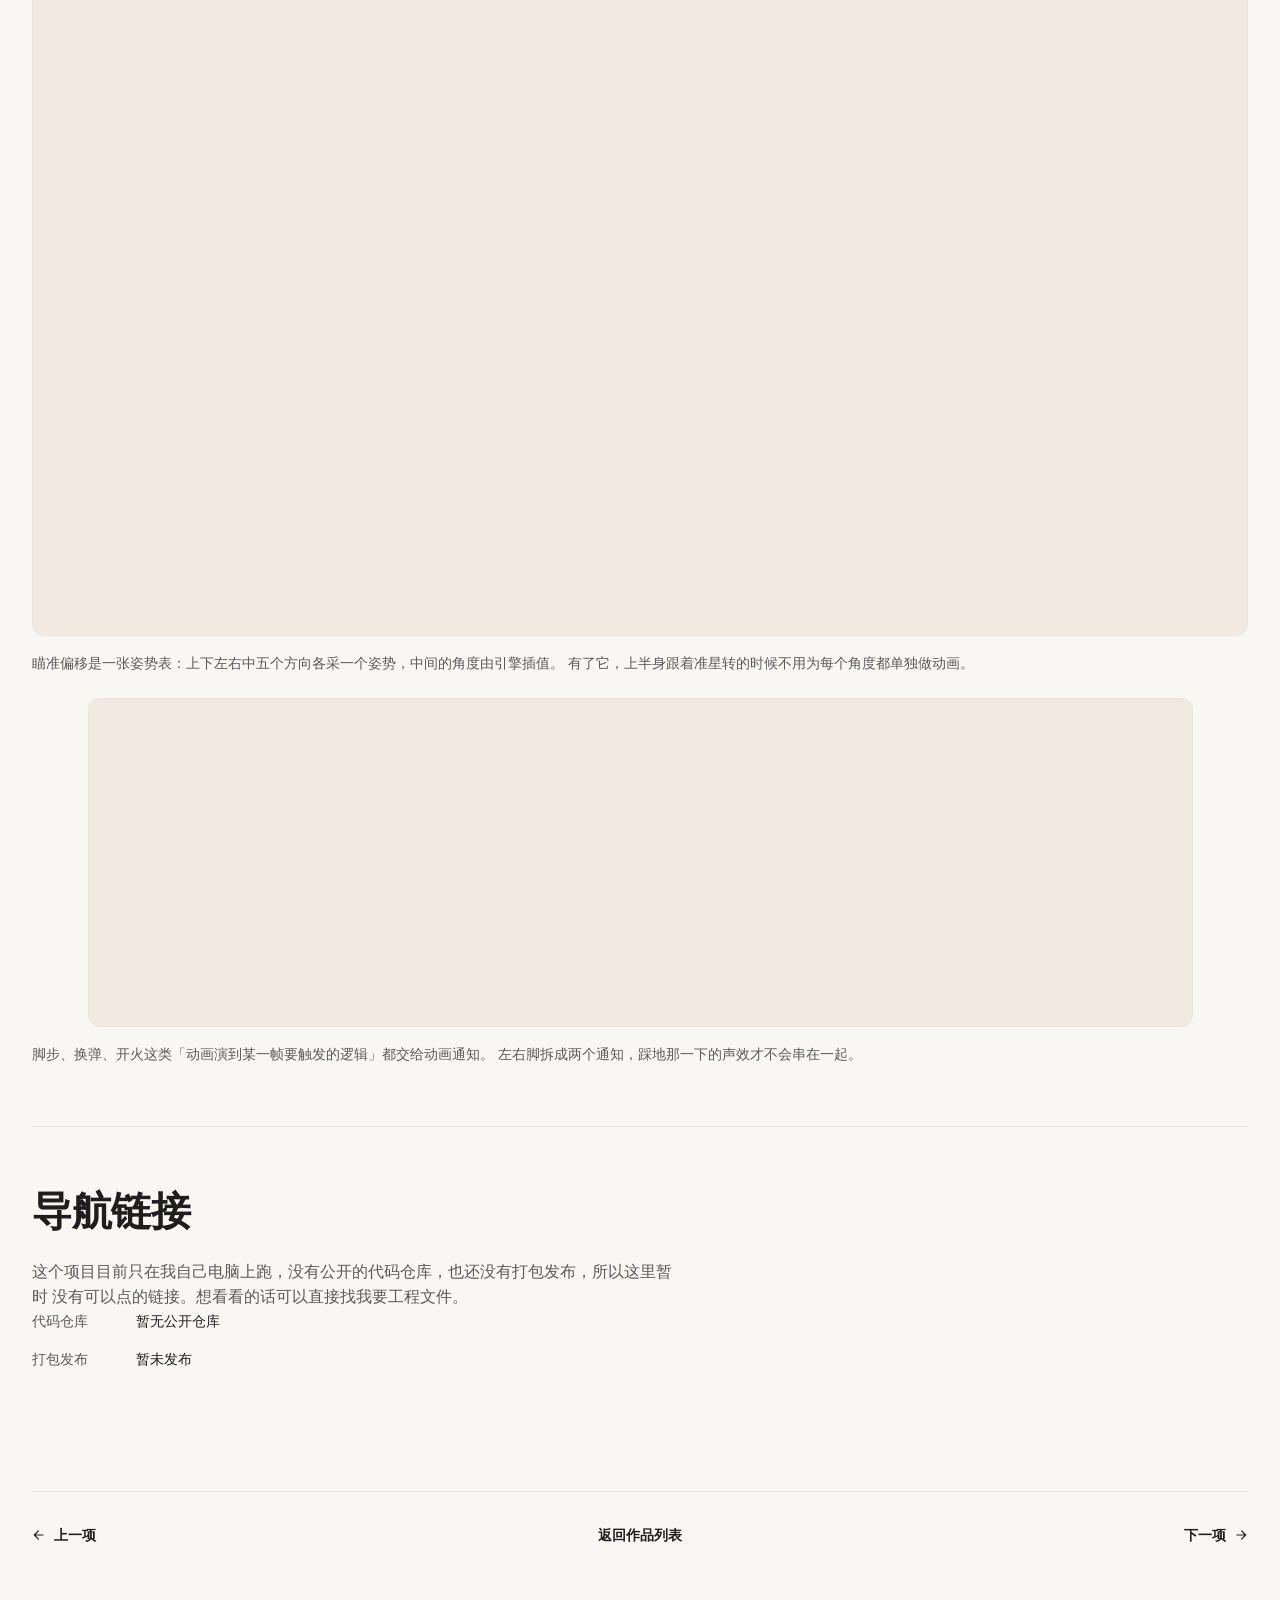
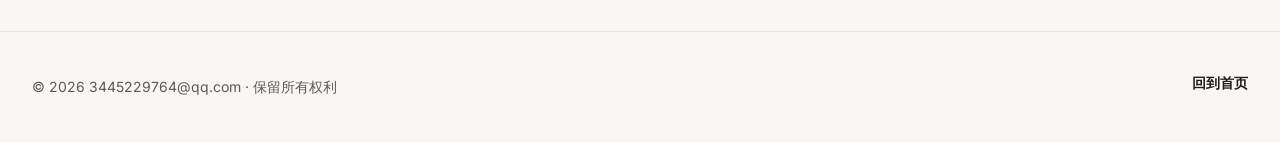
<file: works/dead-silence.html>
<!DOCTYPE html>
<html lang="zh-CN" class="no-js">
<head>
  <meta charset="UTF-8">
  <meta name="viewport" content="width=device-width, initial-scale=1.0">
  <title>死寂Demo — Achernar</title>
  <meta name="description" content="跟着教程用引擎做完整流程的第三人称射击 Demo：用 UE5.4 蓝图把角色、动画、行为树、UI 和拾取系统串了一遍。">
  <meta name="theme-color" content="#f9f7f4">

  <link rel="icon" href="../assets/icons/icon-a.svg" type="image/svg+xml">
  <link rel="icon" href="../assets/icons/icon-a.png" type="image/png" sizes="64x64">
  <link rel="preconnect" href="https://fonts.googleapis.com">
  <link rel="preconnect" href="https://fonts.gstatic.com" crossorigin>
  <link rel="stylesheet" href="https://fonts.googleapis.com/css2?family=Inter:wght@400;500;600;700&display=swap">
  <link rel="stylesheet" href="../css/style.css">
</head>
<body>
  <a class="skip-link" href="#main">跳到主内容</a>

  <!-- ============ 顶部导航 ============ -->
  <header class="site-header" id="top">
    <div class="container site-header__inner">
      <a class="logo" href="../index.html">
        <img class="logo__mark" src="../assets/images/logo.webp" alt="" width="633" height="633" loading="lazy" decoding="async">
        <span class="logo__text">Achernar</span>
      </a>

      <nav class="nav" aria-label="主导航">
        <button class="nav__toggle" type="button" aria-expanded="false" aria-controls="nav-menu">
          <span class="visually-hidden">展开导航菜单</span>
          <svg class="icon nav__toggle-icon nav__toggle-icon--open" viewBox="0 0 24 24" fill="none" stroke="currentColor" stroke-width="2" stroke-linecap="round" aria-hidden="true" focusable="false">
            <path d="M4 7h16M4 12h16M4 17h16"></path>
          </svg>
          <svg class="icon nav__toggle-icon nav__toggle-icon--close" viewBox="0 0 24 24" fill="none" stroke="currentColor" stroke-width="2" stroke-linecap="round" aria-hidden="true" focusable="false">
            <path d="M6 6l12 12M18 6 6 18"></path>
          </svg>
        </button>

        <ul class="nav__list" id="nav-menu" data-open="false">
          <li><a class="nav__link" href="../index.html#works">作品</a></li>
          <li><a class="nav__link" href="../index.html#about">关于</a></li>
          <li><a class="nav__link" href="../index.html#contact">联系</a></li>
        </ul>
      </nav>
    </div>
  </header>

  <main id="main">
    <article class="section">
      <div class="container">
        <!-- ============ 详情头部 ============ -->
        <header class="detail__head">
          <p class="section__eyebrow">Case 04 / 08</p>
          <h1 class="detail__title">死寂Demo</h1>
          <ul class="tag-list detail__tags">
            <li class="tag">UE5</li>
            <li class="tag">蓝图</li>
            <li class="tag">第三人称射击</li>
          </ul>
          <p class="detail__lead">
            这是我第一次把项目从零放进引擎里做。前两个作品都是控制台程序，这一版的目标不是玩法——
            玩法是现成的——而是把 UE 的开发流程完整走一遍：角色怎么动、动画怎么混、AI 怎么追人、
            UI 怎么接数据，每一项都是新的。
          </p>

          <dl class="spec-list detail__meta">
            <div class="spec">
              <dt class="spec__key">时间</dt>
              <dd class="spec__value">2026 年 4 月</dd>
            </div>
            <div class="spec">
              <dt class="spec__key">角色</dt>
              <dd class="spec__value">独立开发，蓝图、动画、AI 与 UI 全部自己搭</dd>
            </div>
            <div class="spec">
              <dt class="spec__key">开发环境</dt>
              <dd class="spec__value">Unreal Engine 5.4</dd>
            </div>
            <div class="spec">
              <dt class="spec__key">状态</dt>
              <dd class="spec__value">可运行/暂停更新</dd>
            </div>
          </dl>
        </header>

        <div class="detail__body">
          <!-- ============ 概览与技术栈 ============ -->
          <section class="detail__section" aria-labelledby="overview-title">
            <h2 id="overview-title">概览与技术栈</h2>
            <p>
              内容本身很普通：第三人称视角，主角拿着枪在雾里的废弃城镇和公路上走，看见的丧尸会追过来，
              把这一章要求的数量清完就算过关。玩法是照着现成的类型做的，我练的是它背后的东西。
            </p>
            <p>
              用引擎和用代码写游戏最大的区别是「话变多了」。同一个功能，以前写几行就完了，现在要在好几个
              编辑器之间来回切：蓝图管逻辑，动画蓝图管姿势，行为树管 AI，UMG 管界面，还要达成蓝图通信，还得用动画通知
              在动画的某一帧上插脚本。刚开始最不适应的是UE庞大的系统，不知道实现某个功能会用到什么蓝图节点，细节面板的对于设置有什么用，这点需要跟着教程一点点的熟悉。
            </p>
            <p>
              具体到实现：角色这边把移动、跳跃、蹲伏、瞄准、开火、换弹、脚步、拾取、死亡都拆成了独立的
              子图表，再用状态切换把它们串起来，不然所有节点堆在一张 EventGraph 里根本找不到线头。
              动画这边用混合空间把「站着还是蹲着」和「朝哪个方向看」两组姿势混出来，转身和瞄准才不会硬切。
              AI 用行为树加黑板，只在发现玩家时才追，没发现就原地等一会儿再随机挪一段。
            </p>
            <p>
              做完最直接的收获是知道了「一个完整项目要经过哪些环节」，而不是只知道某个功能怎么写。
              也第一次体会到可视化脚本的好处和坏处：改数值、看连线非常直观，但逻辑一多，图表就会连成
              一团毛线，能不能看懂全靠命名和拆分够不够自律——这一点和控制台项目里「把函数写短」其实是
              同一件事。
            </p>

            <h3>技术栈</h3>
            <dl class="spec-list">
              <div class="spec">
                <dt class="spec__key">引擎</dt>
                <dd class="spec__value">Unreal Engine 5.4</dd>
              </div>
              <div class="spec">
                <dt class="spec__key">逻辑</dt>
                <dd class="spec__value">蓝图，角色的 EventGraph 按功能拆成 14 张子图表</dd>
              </div>
              <div class="spec">
                <dt class="spec__key">动画</dt>
                <dd class="spec__value">动画蓝图 + 混合空间 + 瞄准偏移，站姿与瞄准方向分开混合</dd>
              </div>
              <div class="spec">
                <dt class="spec__key">AI</dt>
                <dd class="spec__value">行为树 + 黑板，按「是否发现玩家」在巡逻与追击之间切换</dd>
              </div>
              <div class="spec">
                <dt class="spec__key">界面</dt>
                <dd class="spec__value">UMG，负责关卡加载界面与任务提示</dd>
              </div>
              <div class="spec">
                <dt class="spec__key">系统设计</dt>
                <dd class="spec__value">蓝图接口 + 枚举 + 结构体，统一拾取物品的父类与类型</dd>
              </div>
              <div class="spec">
                <dt class="spec__key">素材</dt>
                <dd class="spec__value">以现成资产为主，这一版的重点在流程不在美术</dd>
              </div>
            </dl>
          </section>

          <!-- ============ 截图与演示 ============ -->
          <section class="detail__section" aria-labelledby="shots-title">
            <h2 id="shots-title">截图与演示</h2>
            <p>
              这个项目的实机画面只有一张，另加一段录屏。视频默认不加载也不自动播放，点了左下角的播放按钮
              才会开始下载，若视频加载不出来，请稍等。
            </p>

            <div class="gallery gallery--single">
              <figure class="shot shot--natural">
                <div class="shot__frame">
                  <img class="shot__img" src="../assets/images/dead-silence-cover.webp" alt="死寂的实机画面，第三人称视角下主角背对镜头站在雾中的废弃公路上，两旁是翻倒的车辆与枯树，左上角任务提示写着「消灭你所看见的所有丧尸 33 / 33」，右下角显示弹药 20 / 5" width="2559" height="1599" loading="lazy" decoding="async">
                </div>
                <figcaption class="shot__caption">
                  实机画面：场景是村庄，左上角是当前章节的任务进度，右下角是弹匣里的余弹。
                  这一章要求把看见的丧尸清完。
                </figcaption>
              </figure>

              <figure class="shot shot--natural">
                <div class="shot__frame">
                  <video class="shot__video" src="../assets/video/dead-silence-demo-01.mp4" poster="../assets/images/dead-silence-cover.webp" width="2560" height="1600" controls preload="none" playsinline>
                    你的浏览器不支持 HTML5 视频，无法在这里播放这段录屏。
                  </video>
                </div>
                <figcaption class="shot__caption">
                  一段实际游玩的录屏：走位、瞄准、开火、换弹，以及丧尸发现玩家之后追过来的整个过程。
                </figcaption>
              </figure>
            </div>
          </section>

          <!-- ============ 技术文档 ============ -->
          <section class="detail__section" aria-labelledby="docs-title">
            <h2 id="docs-title">技术文档</h2>
            <p>
              这个项目没有代码可以贴——逻辑全做在蓝图里。下面八张是各模块在编辑器里的样子，
              每一张配一句当时为什么这么做。
            </p>
            <p>
              回头看，这个项目最值得记下来的不是某个节点的用法，而是「一个功能应该拆到多细」这件事。
              拆得太粗，一张图里全是连线；拆得太细，又到处是只调用一次的小函数。
              我最后是按「功能实现」定的标准：确定好每一个图表要实现的功能，互不污染。
            </p>

            <div class="gallery gallery--single">
              <figure class="shot shot--natural">
                <div class="shot__frame">
                  <img class="shot__img" src="../assets/images/dead-silence-doc-01.webp" alt="角色蓝图的事件图表清单，列出 EventGraph 与视觉控制、角色移动、角色跳跃、角色蹲伏、武器切换、状态切换、角色瞄准、瞄准切换、角色射击、开火模式、换弹、脚步声、拾取系统、死亡系统共十四张子图表" width="600" height="526" loading="lazy" decoding="async">
                </div>
                <figcaption class="shot__caption">
                  角色的图表清单。刚开始所有节点都堆在一张 EventGraph 里，连到后面自己都看不懂，
                  后来按功能拆成了这十几张子图表，哪一块出问题就点进哪一张。
                </figcaption>
              </figure>

              <figure class="shot shot--natural">
                <div class="shot__frame">
                  <img class="shot__img" src="../assets/images/dead-silence-doc-02.webp" alt="角色蓝图的函数清单，包含 Construction Script、State_Change、Jump About、Footsteps_Judge、PickUp、MainWeaponGeneration、SecondaryWeaponGeneration、LostWeapon、准星扩散减小与准星扩散增加" width="589" height="367" loading="lazy" decoding="async">
                </div>
                <figcaption class="shot__caption">
                  函数清单。可复用的计算都写成了函数：主副武器的生成、武器丢失、准星扩散的增减，
                  还有脚步落地的判定。
                </figcaption>
              </figure>

              <figure class="shot shot--natural">
                <div class="shot__frame">
                  <img class="shot__img" src="../assets/images/dead-silence-doc-03.webp" alt="Unreal 引擎里的 UMG 关卡加载界面编辑器，画布上叠着背景图、排版居中的章节标题「第一章：清道夫」、任务说明「消灭所有丧尸」，以及右下角的「载入关卡中…」提示，左侧面板列出画布、图片与多个文本块控件" width="2559" height="1599" loading="lazy" decoding="async">
                </div>
                <figcaption class="shot__caption">
                  关卡加载界面是用 UMG 摆的：背景图上一层章节标题「第一章：清道夫」，一层任务说明，
                  右下角放加载提示。摆的时候才知道 UI 得按屏幕比例设锚点，不然换个分辨率位置就全跑了。
                </figcaption>
              </figure>

              <figure class="shot shot--natural">
                <div class="shot__frame">
                  <img class="shot__img" src="../assets/images/dead-silence-doc-04.webp" alt="动画蓝图的 AnimGraph 与详情面板，图表里是一组状态机节点与播放节点，右侧列出 Speed、Direction、Yaw、Pitch、武器瞄准方向以及 IfInSky、IfJump、IfCrouch、IfUseWeapon、IfAim、IfShoot、IfReload 等参数，右下角资源列表里是 AM_Aim、AM_Crouch、Zombie_Aiming、Zombie_Running 等动画资源" width="2559" height="1599" loading="lazy" decoding="async">
                </div>
                <figcaption class="shot__caption">
                  动画蓝图负责「什么时候播什么」。右侧那些布尔量是角色蓝图写进来的，
                  状态机根据它们在待机、跑动、跳跃、蹲伏之间切换；速度、朝向和俯仰这几个数值
                  则喂给混合空间，用来算出当前姿势。
                </figcaption>
              </figure>

              <figure class="shot shot--natural">
                <div class="shot__frame">
                  <img class="shot__img" src="../assets/images/dead-silence-doc-05.webp" alt="丧尸的行为树，根节点 Selector 下分出两个判断分支，一个条件下是「追逐玩家」接 Move To 到目标位置，另一个条件下是 Wait 接随机移动，右侧黑板面板里列着 SelfActor、是否发现玩家、是否追逐玩家与目标位置四个键" width="2559" height="1599" loading="lazy" decoding="async">
                </div>
                <figcaption class="shot__caption">
                  丧尸的 AI 全在这棵树上：发现玩家就 Move To 追过去，没发现就先 Wait 一会儿再随机挪一段。
                  黑板上的三个自定义键（是否发现玩家、是否追逐玩家、目标位置）是树和蓝图之间唯一的接口。
                </figcaption>
              </figure>

              <figure class="shot shot--natural">
                <div class="shot__frame">
                  <img class="shot__img" src="../assets/images/dead-silence-doc-06.webp" alt="拾取系统相关的资产列表，包括蓝图类 BP_PickableItems_Father、蓝图接口 BP_PickUpSystem、枚举 Enum_ClothType、Enum_PickUpType、Enum_WeaponType，以及结构体 Struct_PickUp" width="1125" height="342" loading="lazy" decoding="async">
                </div>
                <figcaption class="shot__caption">
                  拾取系统：一个蓝图接口、三个枚举、一个结构体，外加所有物品共用的父类。
                  类型用枚举区分，拾取时要传的数据打包成结构体——这是项目里唯一一处先设计再动手的地方，
                  也是最省事的一处。
                </figcaption>
              </figure>

              <figure class="shot shot--natural">
                <div class="shot__frame">
                  <img class="shot__img" src="../assets/images/dead-silence-doc-07.webp" alt="瞄准偏移资源的编辑界面，左侧参数面板里给水平轴 Yaw 与垂直轴 Pitch 各设了 -90 到 90 的范围，下方网格中采样了上、下、左、右、中五个方向的角色姿势，中间是角色预览窗口" width="2559" height="1599" loading="lazy" decoding="async">
                </div>
                <figcaption class="shot__caption">
                  瞄准偏移是一张姿势表：上下左右中五个方向各采一个姿势，中间的角度由引擎插值。
                  有了它，上半身跟着准星转的时候不用为每个角度都单独做动画。
                </figcaption>
              </figure>

              <figure class="shot shot--natural">
                <div class="shot__frame">
                  <img class="shot__img" src="../assets/images/dead-silence-doc-08.webp" alt="蓝图文件夹里的动画通知类，左侧是瞄准偏移 AO_Aim，右侧依次是 BP_Footsteps_L、BP_Footsteps_R、BP_MainWeapon_AnimNotify、BP_Reload_1_AnimNotify、BP_Reload_2_AnimNotify、BP_Reload_3_AnimNotify 与 BP_SecondaryWeapon_AnimNotify" width="1103" height="327" loading="lazy" decoding="async">
                </div>
                <figcaption class="shot__caption">
                  脚步、换弹、开火这类「动画演到某一帧要触发的逻辑」都交给动画通知。
                  左右脚拆成两个通知，踩地那一下的声效才不会串在一起。
                </figcaption>
              </figure>
            </div>
          </section>

          <!-- ============ 导航链接 ============ -->
          <section class="detail__section" aria-labelledby="links-title">
            <h2 id="links-title">导航链接</h2>
            <p>
              这个项目目前只在我自己电脑上跑，没有公开的代码仓库，也还没有打包发布，所以这里暂时
              没有可以点的链接。想看看的话可以直接找我要工程文件。
            </p>
            <dl class="spec-list">
              <div class="spec">
                <dt class="spec__key">代码仓库</dt>
                <dd class="spec__value">暂无公开仓库</dd>
              </div>
              <div class="spec">
                <dt class="spec__key">打包发布</dt>
                <dd class="spec__value">暂未发布</dd>
              </div>
            </dl>
          </section>

          <!-- ============ 翻页导航 ============ -->
          <nav class="pager" aria-label="作品之间切换">
            <a class="pager__link pager__link--prev" href="wordtrip.html" aria-label="上一个作品：词途奇遇">
              <svg class="icon" viewBox="0 0 24 24" fill="none" stroke="currentColor" stroke-width="2" stroke-linecap="round" stroke-linejoin="round" aria-hidden="true" focusable="false">
                <path d="M5 12h14M13 5l7 7-7 7"></path>
              </svg>
              上一项
            </a>
            <a class="pager__link pager__link--back" href="../index.html#works">返回作品列表</a>
            <a class="pager__link pager__link--next" href="deep-sea-shipping.html" aria-label="下一个作品：深海航运">
              下一项
              <svg class="icon" viewBox="0 0 24 24" fill="none" stroke="currentColor" stroke-width="2" stroke-linecap="round" stroke-linejoin="round" aria-hidden="true" focusable="false">
                <path d="M5 12h14M13 5l7 7-7 7"></path>
              </svg>
            </a>
          </nav>
        </div>
      </div>
    </article>
  </main>

  <!-- ============ 页脚 ============ -->
  <footer class="site-footer">
    <div class="container site-footer__inner">
      <p class="site-footer__text">© 2026 3445229764@qq.com · 保留所有权利</p>
      <a class="link-more" href="../index.html#top">回到首页</a>
    </div>
  </footer>

  <script src="../js/modules/menu.js"></script>
  <script src="../js/modules/scroll.js"></script>
  <script src="../js/modules/form.js"></script>
  <script src="../js/main.js"></script>
</body>
</html>
</file>
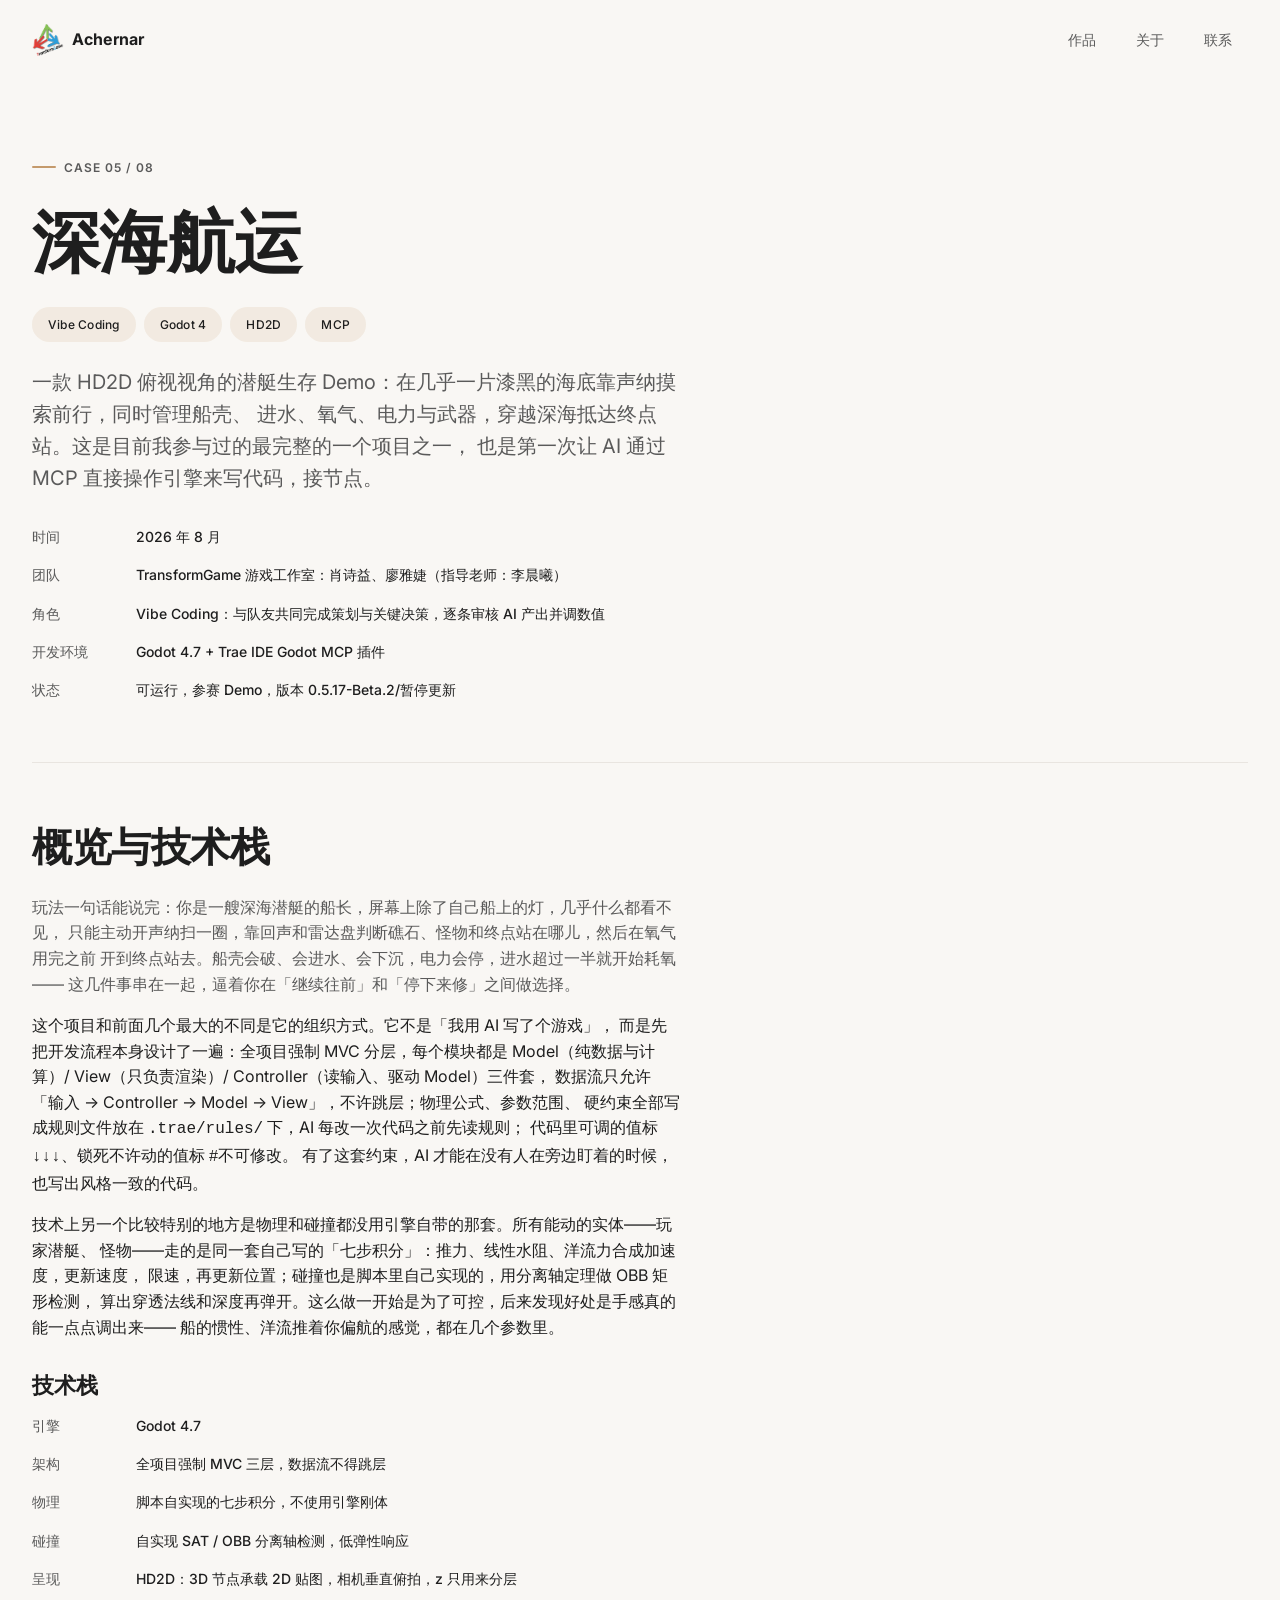
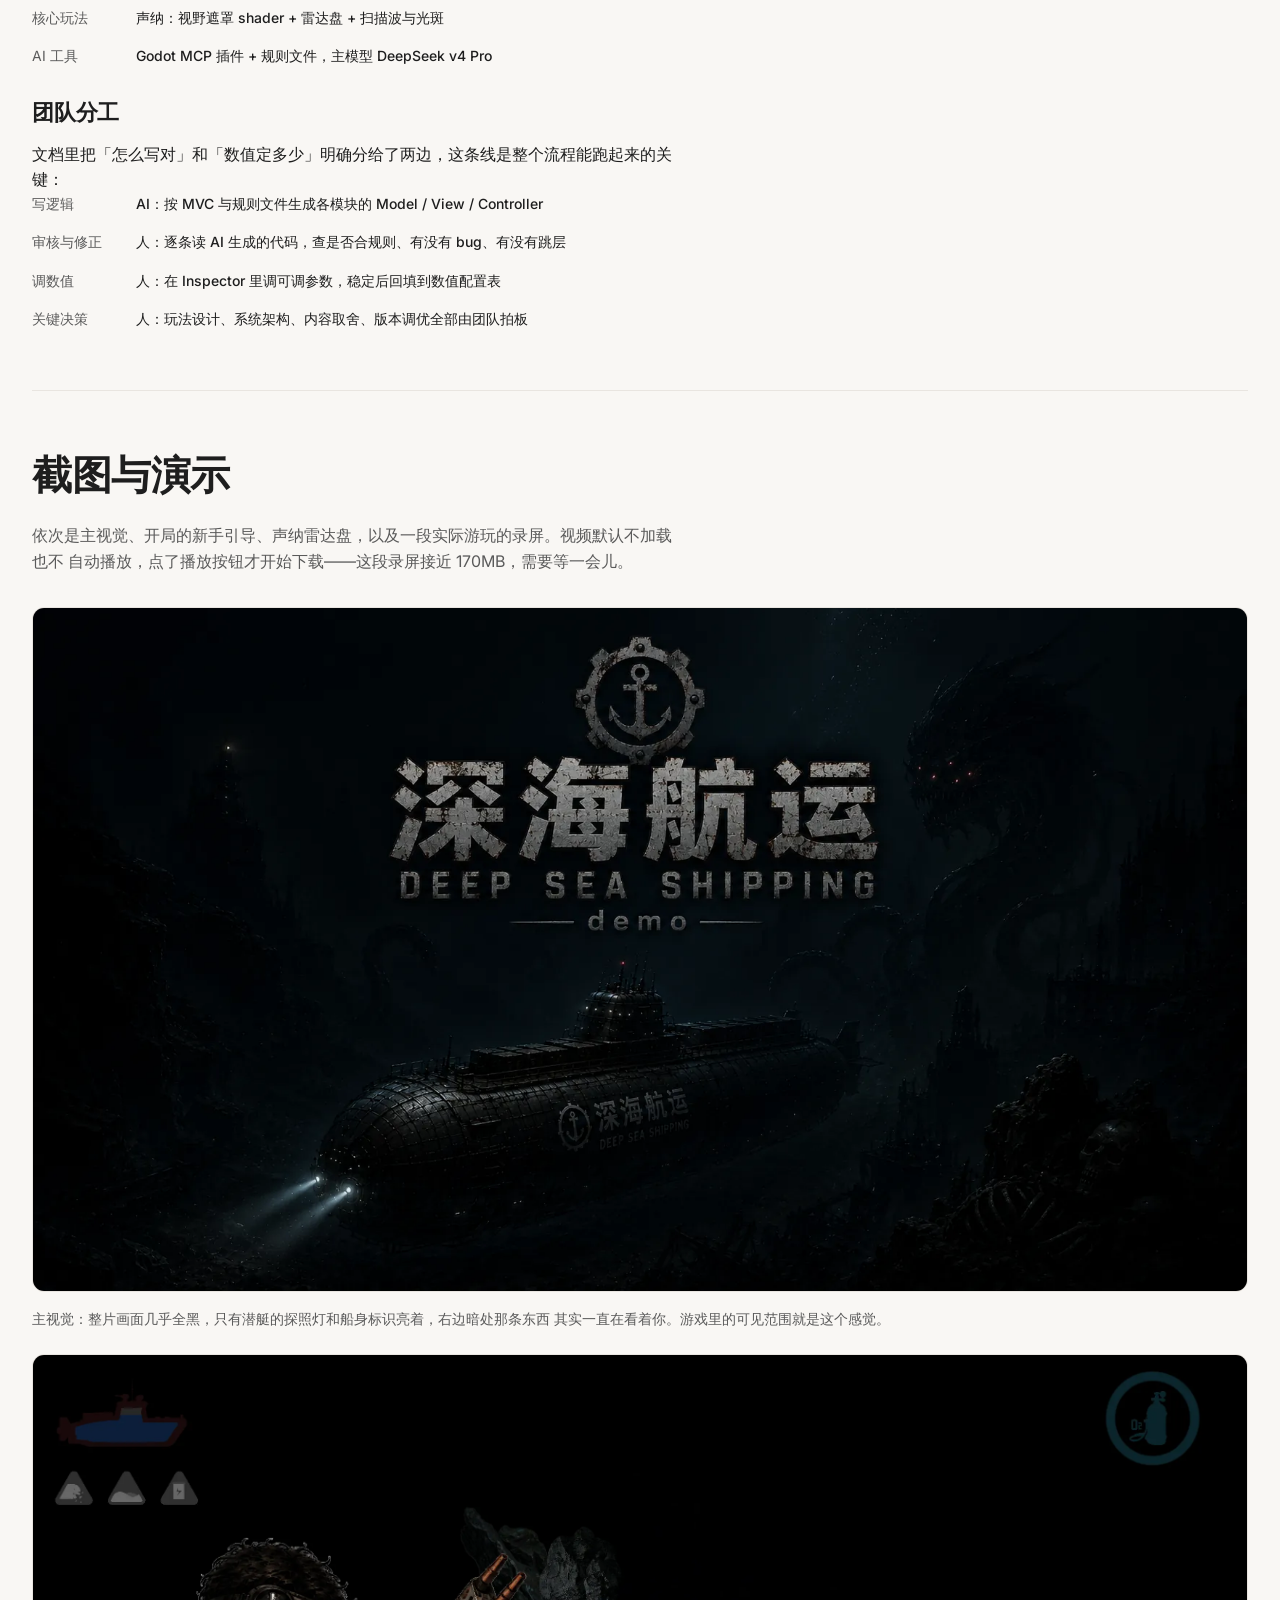
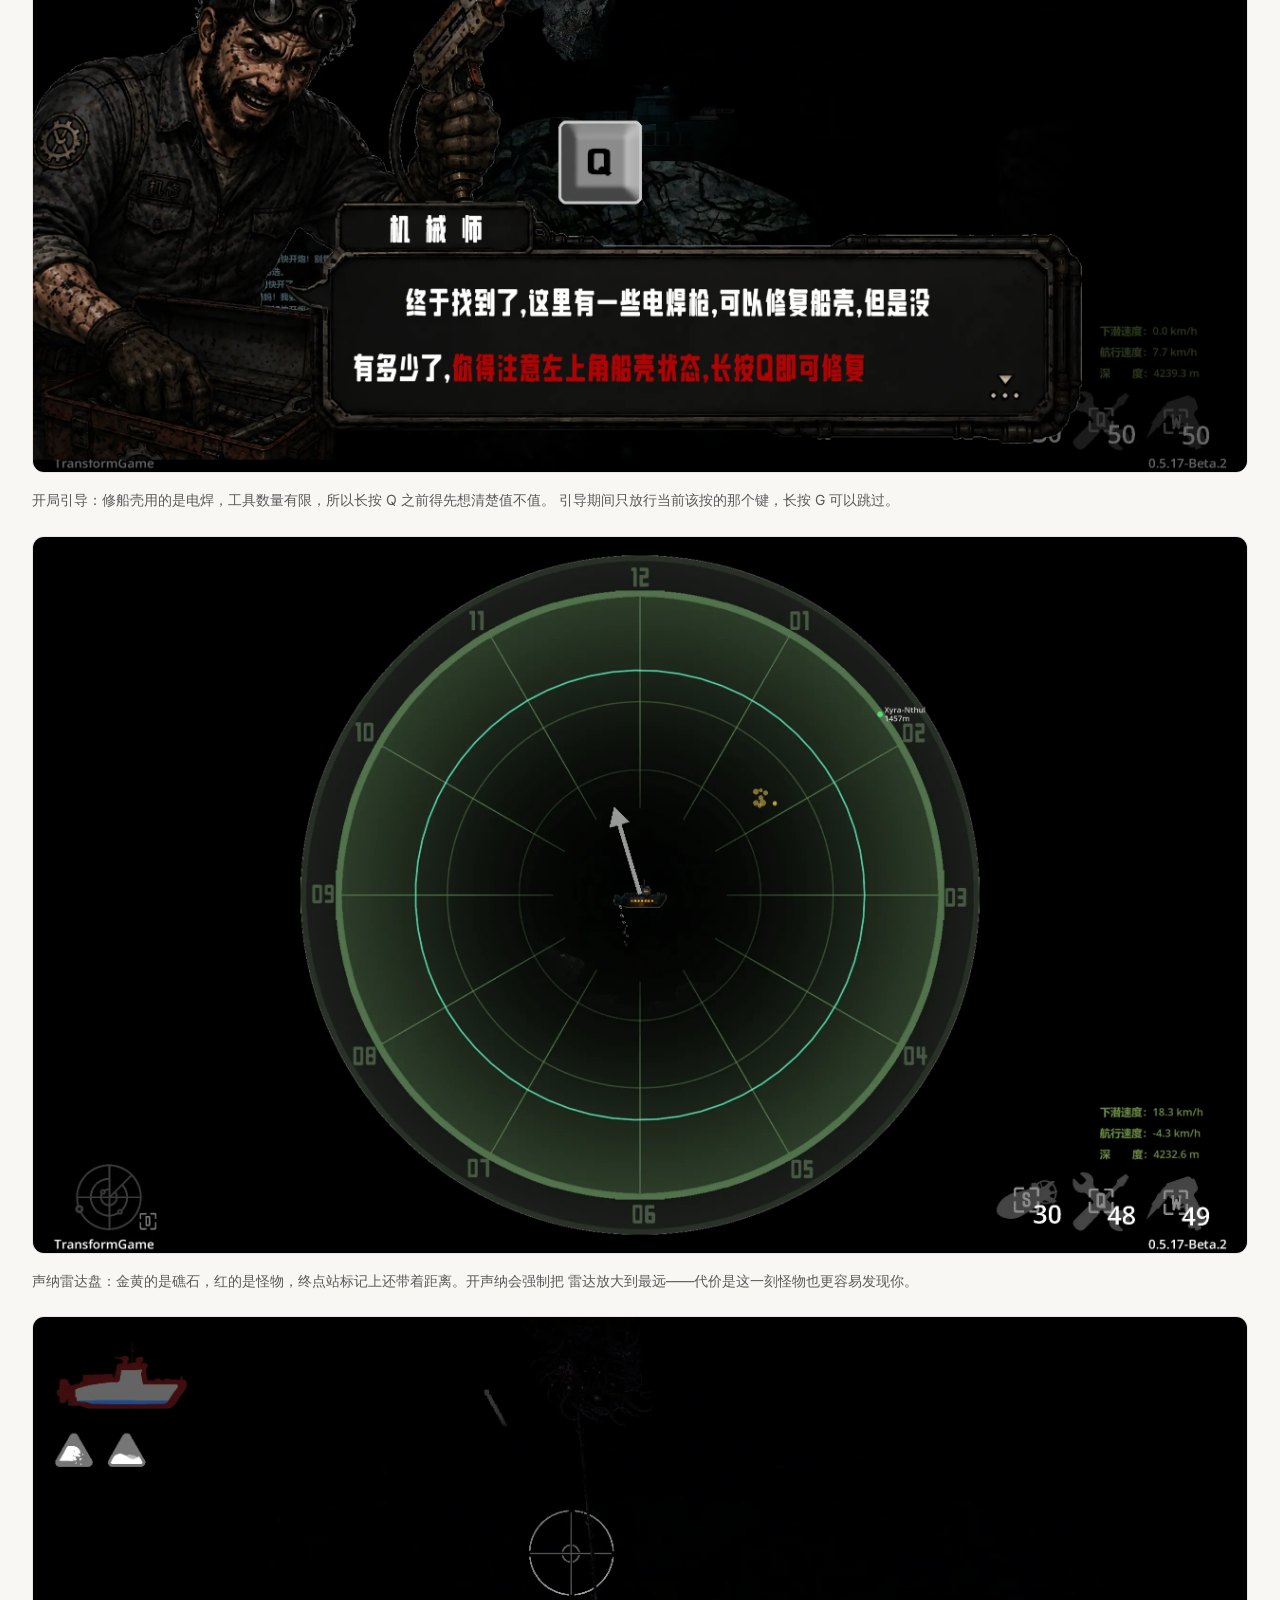
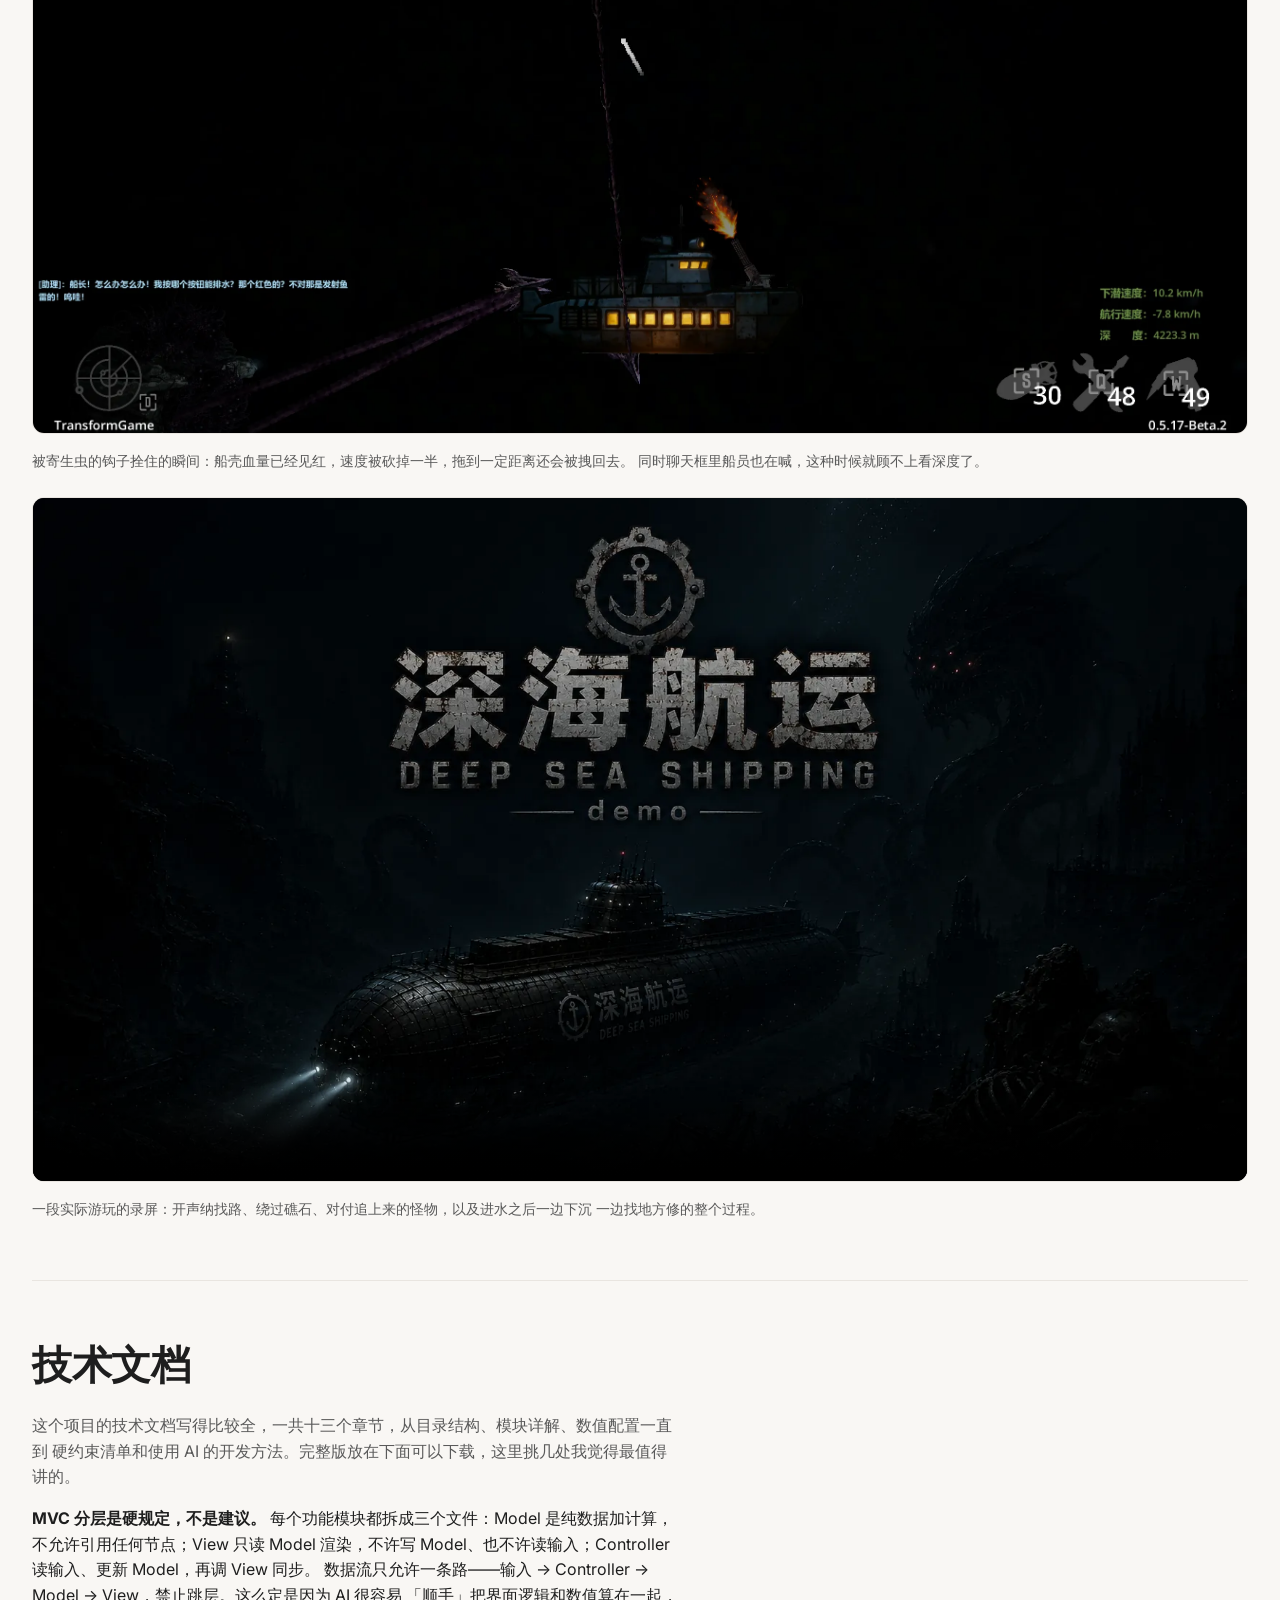
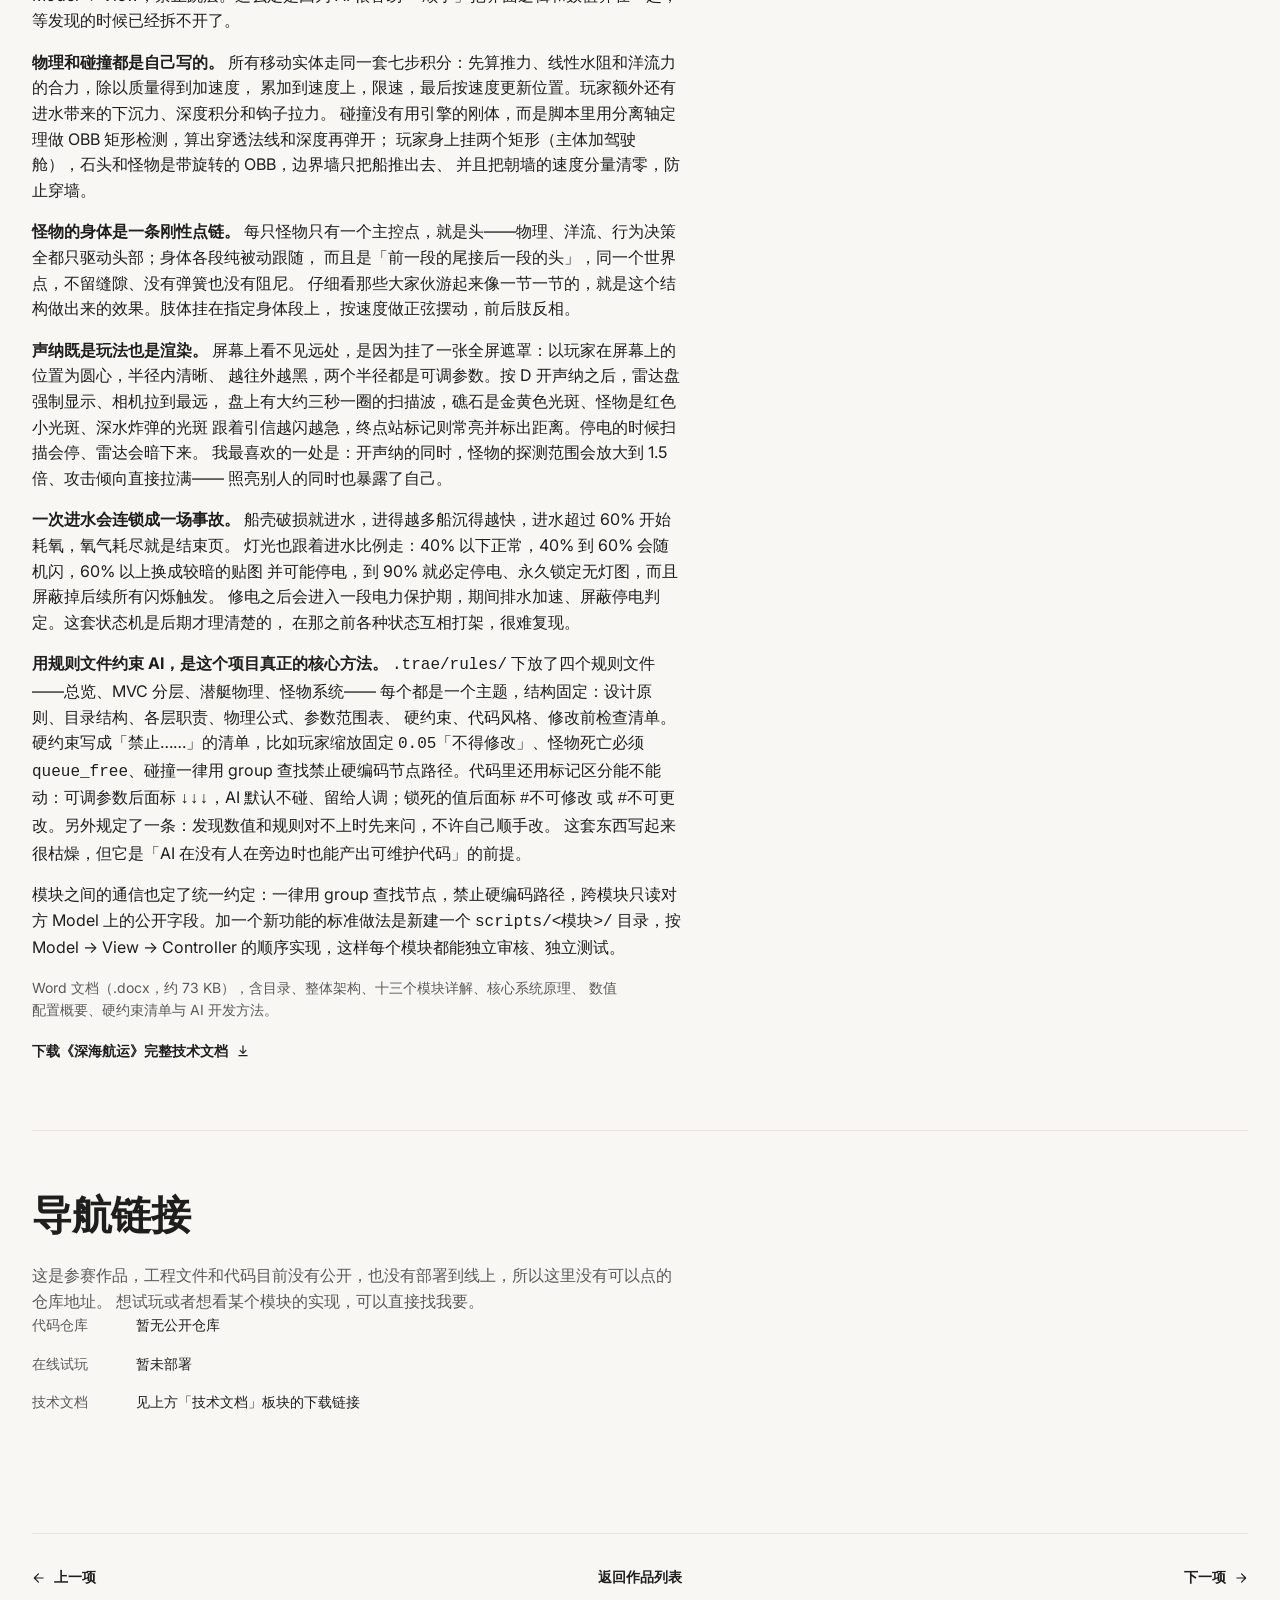
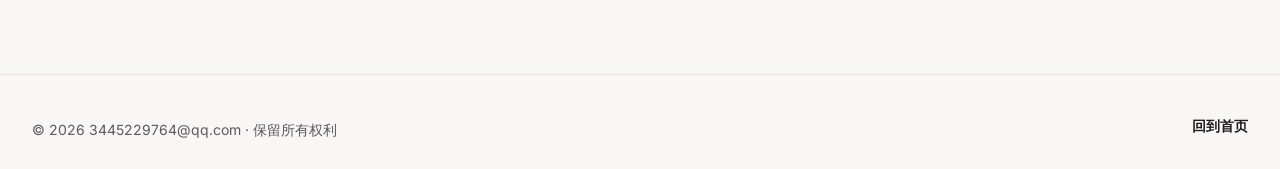
<file: works/deep-sea-shipping.html>
<!DOCTYPE html>
<html lang="zh-CN" class="no-js">
<head>
  <meta charset="UTF-8">
  <meta name="viewport" content="width=device-width, initial-scale=1.0">
  <title>深海航运 — Achernar</title>
  <meta name="description" content="一款 HD2D 俯视视角的潜艇生存 Demo：在几乎全黑的海底靠声纳摸索前行，同时管理船壳、进水、氧气、电力与武器。用 Godot 4.7 开发，代码主要由 AI 生成，人负责数值与拍板。">
  <meta name="theme-color" content="#f9f7f4">

  <link rel="icon" href="../assets/icons/icon-a.svg" type="image/svg+xml">
  <link rel="icon" href="../assets/icons/icon-a.png" type="image/png" sizes="64x64">
  <link rel="preconnect" href="https://fonts.googleapis.com">
  <link rel="preconnect" href="https://fonts.gstatic.com" crossorigin>
  <link rel="stylesheet" href="https://fonts.googleapis.com/css2?family=Inter:wght@400;500;600;700&display=swap">
  <link rel="stylesheet" href="../css/style.css">
</head>
<body>
  <a class="skip-link" href="#main">跳到主内容</a>

  <!-- ============ 顶部导航 ============ -->
  <header class="site-header" id="top">
    <div class="container site-header__inner">
      <a class="logo" href="../index.html">
        <img class="logo__mark" src="../assets/images/logo.webp" alt="" width="633" height="633" loading="lazy" decoding="async">
        <span class="logo__text">Achernar</span>
      </a>

      <nav class="nav" aria-label="主导航">
        <button class="nav__toggle" type="button" aria-expanded="false" aria-controls="nav-menu">
          <span class="visually-hidden">展开导航菜单</span>
          <svg class="icon nav__toggle-icon nav__toggle-icon--open" viewBox="0 0 24 24" fill="none" stroke="currentColor" stroke-width="2" stroke-linecap="round" aria-hidden="true" focusable="false">
            <path d="M4 7h16M4 12h16M4 17h16"></path>
          </svg>
          <svg class="icon nav__toggle-icon nav__toggle-icon--close" viewBox="0 0 24 24" fill="none" stroke="currentColor" stroke-width="2" stroke-linecap="round" aria-hidden="true" focusable="false">
            <path d="M6 6l12 12M18 6 6 18"></path>
          </svg>
        </button>

        <ul class="nav__list" id="nav-menu" data-open="false">
          <li><a class="nav__link" href="../index.html#works">作品</a></li>
          <li><a class="nav__link" href="../index.html#about">关于</a></li>
          <li><a class="nav__link" href="../index.html#contact">联系</a></li>
        </ul>
      </nav>
    </div>
  </header>

  <main id="main">
    <article class="section">
      <div class="container">
        <!-- ============ 详情头部 ============ -->
        <header class="detail__head">
          <p class="section__eyebrow">Case 05 / 08</p>
          <h1 class="detail__title">深海航运</h1>
          <ul class="tag-list detail__tags">
            <li class="tag">Vibe Coding</li>
            <li class="tag">Godot 4</li>
            <li class="tag">HD2D</li>
            <li class="tag">MCP</li>
          </ul>
          <p class="detail__lead">
            一款 HD2D 俯视视角的潜艇生存 Demo：在几乎一片漆黑的海底靠声纳摸索前行，同时管理船壳、
            进水、氧气、电力与武器，穿越深海抵达终点站。这是目前我参与过的最完整的一个项目之一，
            也是第一次让 AI 通过 MCP 直接操作引擎来写代码，接节点。
          </p>

          <dl class="spec-list detail__meta">
            <div class="spec">
              <dt class="spec__key">时间</dt>
              <dd class="spec__value">2026 年 8 月</dd>
            </div>
            <div class="spec">
              <dt class="spec__key">团队</dt>
              <dd class="spec__value">TransformGame 游戏工作室：肖诗益、廖雅婕（指导老师：李晨曦）</dd>
            </div>
            <div class="spec">
              <dt class="spec__key">角色</dt>
              <dd class="spec__value">Vibe Coding：与队友共同完成策划与关键决策，逐条审核 AI 产出并调数值</dd>
            </div>
            <div class="spec">
              <dt class="spec__key">开发环境</dt>
              <dd class="spec__value">Godot 4.7 + Trae IDE Godot MCP 插件</dd>
            </div>
            <div class="spec">
              <dt class="spec__key">状态</dt>
              <dd class="spec__value">可运行，参赛 Demo，版本 0.5.17-Beta.2/暂停更新</dd>
            </div>
          </dl>
        </header>

        <div class="detail__body">
          <!-- ============ 概览与技术栈 ============ -->
          <section class="detail__section" aria-labelledby="overview-title">
            <h2 id="overview-title">概览与技术栈</h2>
            <p>
              玩法一句话能说完：你是一艘深海潜艇的船长，屏幕上除了自己船上的灯，几乎什么都看不见，
              只能主动开声纳扫一圈，靠回声和雷达盘判断礁石、怪物和终点站在哪儿，然后在氧气用完之前
              开到终点站去。船壳会破、会进水、会下沉，电力会停，进水超过一半就开始耗氧——
              这几件事串在一起，逼着你在「继续往前」和「停下来修」之间做选择。
            </p>
            <p>
              这个项目和前面几个最大的不同是它的组织方式。它不是「我用 AI 写了个游戏」，
              而是先把开发流程本身设计了一遍：全项目强制 MVC 分层，每个模块都是
              Model（纯数据与计算）/ View（只负责渲染）/ Controller（读输入、驱动 Model）三件套，
              数据流只允许「输入 → Controller → Model → View」，不许跳层；物理公式、参数范围、
              硬约束全部写成规则文件放在 <code>.trae/rules/</code> 下，AI 每改一次代码之前先读规则；
              代码里可调的值标 <code>↓↓↓</code>、锁死不许动的值标 <code>#不可修改</code>。
              有了这套约束，AI 才能在没有人在旁边盯着的时候，也写出风格一致的代码。
            </p>
            <p>
              技术上另一个比较特别的地方是物理和碰撞都没用引擎自带的那套。所有能动的实体——玩家潜艇、
              怪物——走的是同一套自己写的「七步积分」：推力、线性水阻、洋流力合成加速度，更新速度，
              限速，再更新位置；碰撞也是脚本里自己实现的，用分离轴定理做 OBB 矩形检测，
              算出穿透法线和深度再弹开。这么做一开始是为了可控，后来发现好处是手感真的能一点点调出来——
              船的惯性、洋流推着你偏航的感觉，都在几个参数里。
            </p>

            <h3>技术栈</h3>
            <dl class="spec-list">
              <div class="spec">
                <dt class="spec__key">引擎</dt>
                <dd class="spec__value">Godot 4.7</dd>
              </div>
              <div class="spec">
                <dt class="spec__key">架构</dt>
                <dd class="spec__value">全项目强制 MVC 三层，数据流不得跳层</dd>
              </div>
              <div class="spec">
                <dt class="spec__key">物理</dt>
                <dd class="spec__value">脚本自实现的七步积分，不使用引擎刚体</dd>
              </div>
              <div class="spec">
                <dt class="spec__key">碰撞</dt>
                <dd class="spec__value">自实现 SAT / OBB 分离轴检测，低弹性响应</dd>
              </div>
              <div class="spec">
                <dt class="spec__key">呈现</dt>
                <dd class="spec__value">HD2D：3D 节点承载 2D 贴图，相机垂直俯拍，z 只用来分层</dd>
              </div>
              <div class="spec">
                <dt class="spec__key">核心玩法</dt>
                <dd class="spec__value">声纳：视野遮罩 shader + 雷达盘 + 扫描波与光斑</dd>
              </div>
              <div class="spec">
                <dt class="spec__key">AI 工具</dt>
                <dd class="spec__value">Godot MCP 插件 + 规则文件，主模型 DeepSeek v4 Pro</dd>
              </div>
            </dl>

            <h3>团队分工</h3>
            <p>
              文档里把「怎么写对」和「数值定多少」明确分给了两边，这条线是整个流程能跑起来的关键：
            </p>
            <dl class="spec-list">
              <div class="spec">
                <dt class="spec__key">写逻辑</dt>
                <dd class="spec__value">AI：按 MVC 与规则文件生成各模块的 Model / View / Controller</dd>
              </div>
              <div class="spec">
                <dt class="spec__key">审核与修正</dt>
                <dd class="spec__value">人：逐条读 AI 生成的代码，查是否合规则、有没有 bug、有没有跳层</dd>
              </div>
              <div class="spec">
                <dt class="spec__key">调数值</dt>
                <dd class="spec__value">人：在 Inspector 里调可调参数，稳定后回填到数值配置表</dd>
              </div>
              <div class="spec">
                <dt class="spec__key">关键决策</dt>
                <dd class="spec__value">人：玩法设计、系统架构、内容取舍、版本调优全部由团队拍板</dd>
              </div>
            </dl>
          </section>

          <!-- ============ 截图与演示 ============ -->
          <section class="detail__section" aria-labelledby="shots-title">
            <h2 id="shots-title">截图与演示</h2>
            <p>
              依次是主视觉、开局的新手引导、声纳雷达盘，以及一段实际游玩的录屏。视频默认不加载也不
              自动播放，点了播放按钮才开始下载——这段录屏接近 170MB，需要等一会儿。
            </p>

            <div class="gallery gallery--single">
              <figure class="shot shot--natural">
                <div class="shot__frame">
                  <img class="shot__img" src="../assets/images/deep-sea-shipping-cover.webp" alt="深海航运的主视觉，画面是一整片漆黑的深海，正中偏上是锈迹斑斑的标题「深海航运 / DEEP SEA SHIPPING demo」与锚形徽记，下方一艘潜艇的侧影，船身写着深海航运，右侧暗处藏着一条眼睛发红光的巨大海怪" width="1672" height="941" loading="lazy" decoding="async">
                </div>
                <figcaption class="shot__caption">
                  主视觉：整片画面几乎全黑，只有潜艇的探照灯和船身标识亮着，右边暗处那条东西
                  其实一直在看着你。游戏里的可见范围就是这个感觉。
                </figcaption>
              </figure>

              <figure class="shot shot--natural">
                <div class="shot__frame">
                  <img class="shot__img" src="../assets/images/deep-sea-shipping-demo-01.webp" alt="开局的新手引导画面，左侧是脸上带着油污的机械师立绘，中央一个 Q 键图标，下方对话框里写着「终于找到了，这里有一些电焊枪，可以修复船壳，但是没有多少了，你得注意左上角船壳状态，长按 Q 即可修复」，屏幕左上角是潜艇与船壳状态图标，右上角是氧气瓶图标" width="2559" height="1511" loading="lazy" decoding="async">
                </div>
                <figcaption class="shot__caption">
                  开局引导：修船壳用的是电焊，工具数量有限，所以长按 Q 之前得先想清楚值不值。
                  引导期间只放行当前该按的那个键，长按 G 可以跳过。
                </figcaption>
              </figure>

              <figure class="shot shot--natural">
                <div class="shot__frame">
                  <img class="shot__img" src="../assets/images/deep-sea-shipping-demo-02.webp" alt="声纳雷达盘界面，屏幕中央是一个占满画面的大雷达盘，外圈刻着 12 个钟点刻度，一圈青绿色扫描波正在转，中心是玩家潜艇与白色推力箭头，右上方向散落着几簇金黄色的礁石光斑，远处标记着终点站 Kyra-Nthal 与 1635m 的距离，右下角显示下潜速度 18.3 km/h、航行速度 -4.3 km/h、深度 4232.6 米" width="2559" height="1510" loading="lazy" decoding="async">
                </div>
                <figcaption class="shot__caption">
                  声纳雷达盘：金黄的是礁石，红的是怪物，终点站标记上还带着距离。开声纳会强制把
                  雷达放大到最远——代价是这一刻怪物也更容易发现你。
                </figcaption>
              </figure>

              <figure class="shot shot--natural">
                <div class="shot__frame">
                  <img class="shot__img" src="../assets/images/deep-sea-shipping-demo-03.webp" alt="被寄生虫拖拽的实战画面，漆黑的海水中只能看见自己的潜艇，舷窗透出黄色灯光，几条紫色触手从下方缠住船身，上方飘着一片血迹与准星，左上角船壳血量条已经变红，底部是船员的聊天框文字，右下角显示下潜速度 10.2 km/h、航行速度 -7.8 km/h、深度 4223.3 米与三个工具数量 30 / 48 / 49" width="2559" height="1509" loading="lazy" decoding="async">
                </div>
                <figcaption class="shot__caption">
                  被寄生虫的钩子拴住的瞬间：船壳血量已经见红，速度被砍掉一半，拖到一定距离还会被拽回去。
                  同时聊天框里船员也在喊，这种时候就顾不上看深度了。
                </figcaption>
              </figure>

              <figure class="shot shot--natural">
                <div class="shot__frame">
                  <video class="shot__video" src="../assets/video/deep-sea-shipping-demo-04.mp4" poster="../assets/images/deep-sea-shipping-cover.webp" width="2560" height="1440" controls preload="none" playsinline>
                    你的浏览器不支持 HTML5 视频，无法在这里播放这段录屏。
                  </video>
                </div>
                <figcaption class="shot__caption">
                  一段实际游玩的录屏：开声纳找路、绕过礁石、对付追上来的怪物，以及进水之后一边下沉
                  一边找地方修的整个过程。
                </figcaption>
              </figure>
            </div>
          </section>

          <!-- ============ 技术文档 ============ -->
          <section class="detail__section" aria-labelledby="docs-title">
            <h2 id="docs-title">技术文档</h2>
            <p>
              这个项目的技术文档写得比较全，一共十三个章节，从目录结构、模块详解、数值配置一直到
              硬约束清单和使用 AI 的开发方法。完整版放在下面可以下载，这里挑几处我觉得最值得讲的。
            </p>
            <p>
              <strong>MVC 分层是硬规定，不是建议。</strong>
              每个功能模块都拆成三个文件：Model 是纯数据加计算，不允许引用任何节点；View 只读 Model
              渲染，不许写 Model、也不许读输入；Controller 读输入、更新 Model，再调 View 同步。
              数据流只允许一条路——输入 → Controller → Model → View，禁止跳层。这么定是因为 AI 很容易
              「顺手」把界面逻辑和数值算在一起，等发现的时候已经拆不开了。
            </p>
            <p>
              <strong>物理和碰撞都是自己写的。</strong>
              所有移动实体走同一套七步积分：先算推力、线性水阻和洋流力的合力，除以质量得到加速度，
              累加到速度上，限速，最后按速度更新位置。玩家额外还有进水带来的下沉力、深度积分和钩子拉力。
              碰撞没有用引擎的刚体，而是脚本里用分离轴定理做 OBB 矩形检测，算出穿透法线和深度再弹开；
              玩家身上挂两个矩形（主体加驾驶舱），石头和怪物是带旋转的 OBB，边界墙只把船推出去、
              并且把朝墙的速度分量清零，防止穿墙。
            </p>
            <p>
              <strong>怪物的身体是一条刚性点链。</strong>
              每只怪物只有一个主控点，就是头——物理、洋流、行为决策全都只驱动头部；身体各段纯被动跟随，
              而且是「前一段的尾接后一段的头」，同一个世界点，不留缝隙、没有弹簧也没有阻尼。
              仔细看那些大家伙游起来像一节一节的，就是这个结构做出来的效果。肢体挂在指定身体段上，
              按速度做正弦摆动，前后肢反相。
            </p>
            <p>
              <strong>声纳既是玩法也是渲染。</strong>
              屏幕上看不见远处，是因为挂了一张全屏遮罩：以玩家在屏幕上的位置为圆心，半径内清晰、
              越往外越黑，两个半径都是可调参数。按 D 开声纳之后，雷达盘强制显示、相机拉到最远，
              盘上有大约三秒一圈的扫描波，礁石是金黄色光斑、怪物是红色小光斑、深水炸弹的光斑
              跟着引信越闪越急，终点站标记则常亮并标出距离。停电的时候扫描会停、雷达会暗下来。
              我最喜欢的一处是：开声纳的同时，怪物的探测范围会放大到 1.5 倍、攻击倾向直接拉满——
              照亮别人的同时也暴露了自己。
            </p>
            <p>
              <strong>一次进水会连锁成一场事故。</strong>
              船壳破损就进水，进得越多船沉得越快，进水超过 60% 开始耗氧，氧气耗尽就是结束页。
              灯光也跟着进水比例走：40% 以下正常，40% 到 60% 会随机闪，60% 以上换成较暗的贴图
              并可能停电，到 90% 就必定停电、永久锁定无灯图，而且屏蔽掉后续所有闪烁触发。
              修电之后会进入一段电力保护期，期间排水加速、屏蔽停电判定。这套状态机是后期才理清楚的，
              在那之前各种状态互相打架，很难复现。
            </p>
            <p>
              <strong>用规则文件约束 AI，是这个项目真正的核心方法。</strong>
              <code>.trae/rules/</code> 下放了四个规则文件——总览、MVC 分层、潜艇物理、怪物系统——
              每个都是一个主题，结构固定：设计原则、目录结构、各层职责、物理公式、参数范围表、
              硬约束、代码风格、修改前检查清单。硬约束写成「禁止……」的清单，比如玩家缩放固定
              <code>0.05</code>「不得修改」、怪物死亡必须 <code>queue_free</code>、碰撞一律用 group
              查找禁止硬编码节点路径。代码里还用标记区分能不能动：可调参数后面标
              <code>↓↓↓</code>，AI 默认不碰、留给人调；锁死的值后面标 <code>#不可修改</code> 或
              <code>#不可更改</code>。另外规定了一条：发现数值和规则对不上时先来问，不许自己顺手改。
              这套东西写起来很枯燥，但它是「AI 在没有人在旁边时也能产出可维护代码」的前提。
            </p>
            <p>
              模块之间的通信也定了统一约定：一律用 group 查找节点，禁止硬编码路径，跨模块只读对方
              Model 上的公开字段。加一个新功能的标准做法是新建一个 <code>scripts/&lt;模块&gt;/</code>
              目录，按 Model → View → Controller 的顺序实现，这样每个模块都能独立审核、独立测试。
            </p>
            <p class="shot__caption">
              Word 文档（.docx，约 73 KB），含目录、整体架构、十三个模块详解、核心系统原理、
              数值配置概要、硬约束清单与 AI 开发方法。
            </p>
            <p>
              <a class="link-more" href="../assets/docs/deep-sea-shipping-tech-doc.docx" download>
                下载《深海航运》完整技术文档
                <svg class="icon" viewBox="0 0 24 24" fill="none" stroke="currentColor" stroke-width="2" stroke-linecap="round" stroke-linejoin="round" aria-hidden="true" focusable="false">
                  <path d="M12 3v12M7 11l5 5 5-5M5 20h14"></path>
                </svg>
              </a>
            </p>
          </section>

          <!-- ============ 导航链接 ============ -->
          <section class="detail__section" aria-labelledby="links-title">
            <h2 id="links-title">导航链接</h2>
            <p>
              这是参赛作品，工程文件和代码目前没有公开，也没有部署到线上，所以这里没有可以点的仓库地址。
              想试玩或者想看某个模块的实现，可以直接找我要。
            </p>
            <dl class="spec-list">
              <div class="spec">
                <dt class="spec__key">代码仓库</dt>
                <dd class="spec__value">暂无公开仓库</dd>
              </div>
              <div class="spec">
                <dt class="spec__key">在线试玩</dt>
                <dd class="spec__value">暂未部署</dd>
              </div>
              <div class="spec">
                <dt class="spec__key">技术文档</dt>
                <dd class="spec__value">见上方「技术文档」板块的下载链接</dd>
              </div>
            </dl>
          </section>

          <!-- ============ 翻页导航 ============ -->
          <nav class="pager" aria-label="作品之间切换">
            <a class="pager__link pager__link--prev" href="dead-silence.html" aria-label="上一个作品：死寂">
              <svg class="icon" viewBox="0 0 24 24" fill="none" stroke="currentColor" stroke-width="2" stroke-linecap="round" stroke-linejoin="round" aria-hidden="true" focusable="false">
                <path d="M5 12h14M13 5l7 7-7 7"></path>
              </svg>
              上一项
            </a>
            <a class="pager__link pager__link--back" href="../index.html#works">返回作品列表</a>
            <a class="pager__link pager__link--next" href="ue-template.html" aria-label="下一个作品：UE 模板复刻">
              下一项
              <svg class="icon" viewBox="0 0 24 24" fill="none" stroke="currentColor" stroke-width="2" stroke-linecap="round" stroke-linejoin="round" aria-hidden="true" focusable="false">
                <path d="M5 12h14M13 5l7 7-7 7"></path>
              </svg>
            </a>
          </nav>
        </div>
      </div>
    </article>
  </main>

  <!-- ============ 页脚 ============ -->
  <footer class="site-footer">
    <div class="container site-footer__inner">
      <p class="site-footer__text">© 2026 3445229764@qq.com · 保留所有权利</p>
      <a class="link-more" href="../index.html#top">回到首页</a>
    </div>
  </footer>

  <script src="../js/modules/menu.js"></script>
  <script src="../js/modules/scroll.js"></script>
  <script src="../js/modules/form.js"></script>
  <script src="../js/main.js"></script>
</body>
</html>
</file>
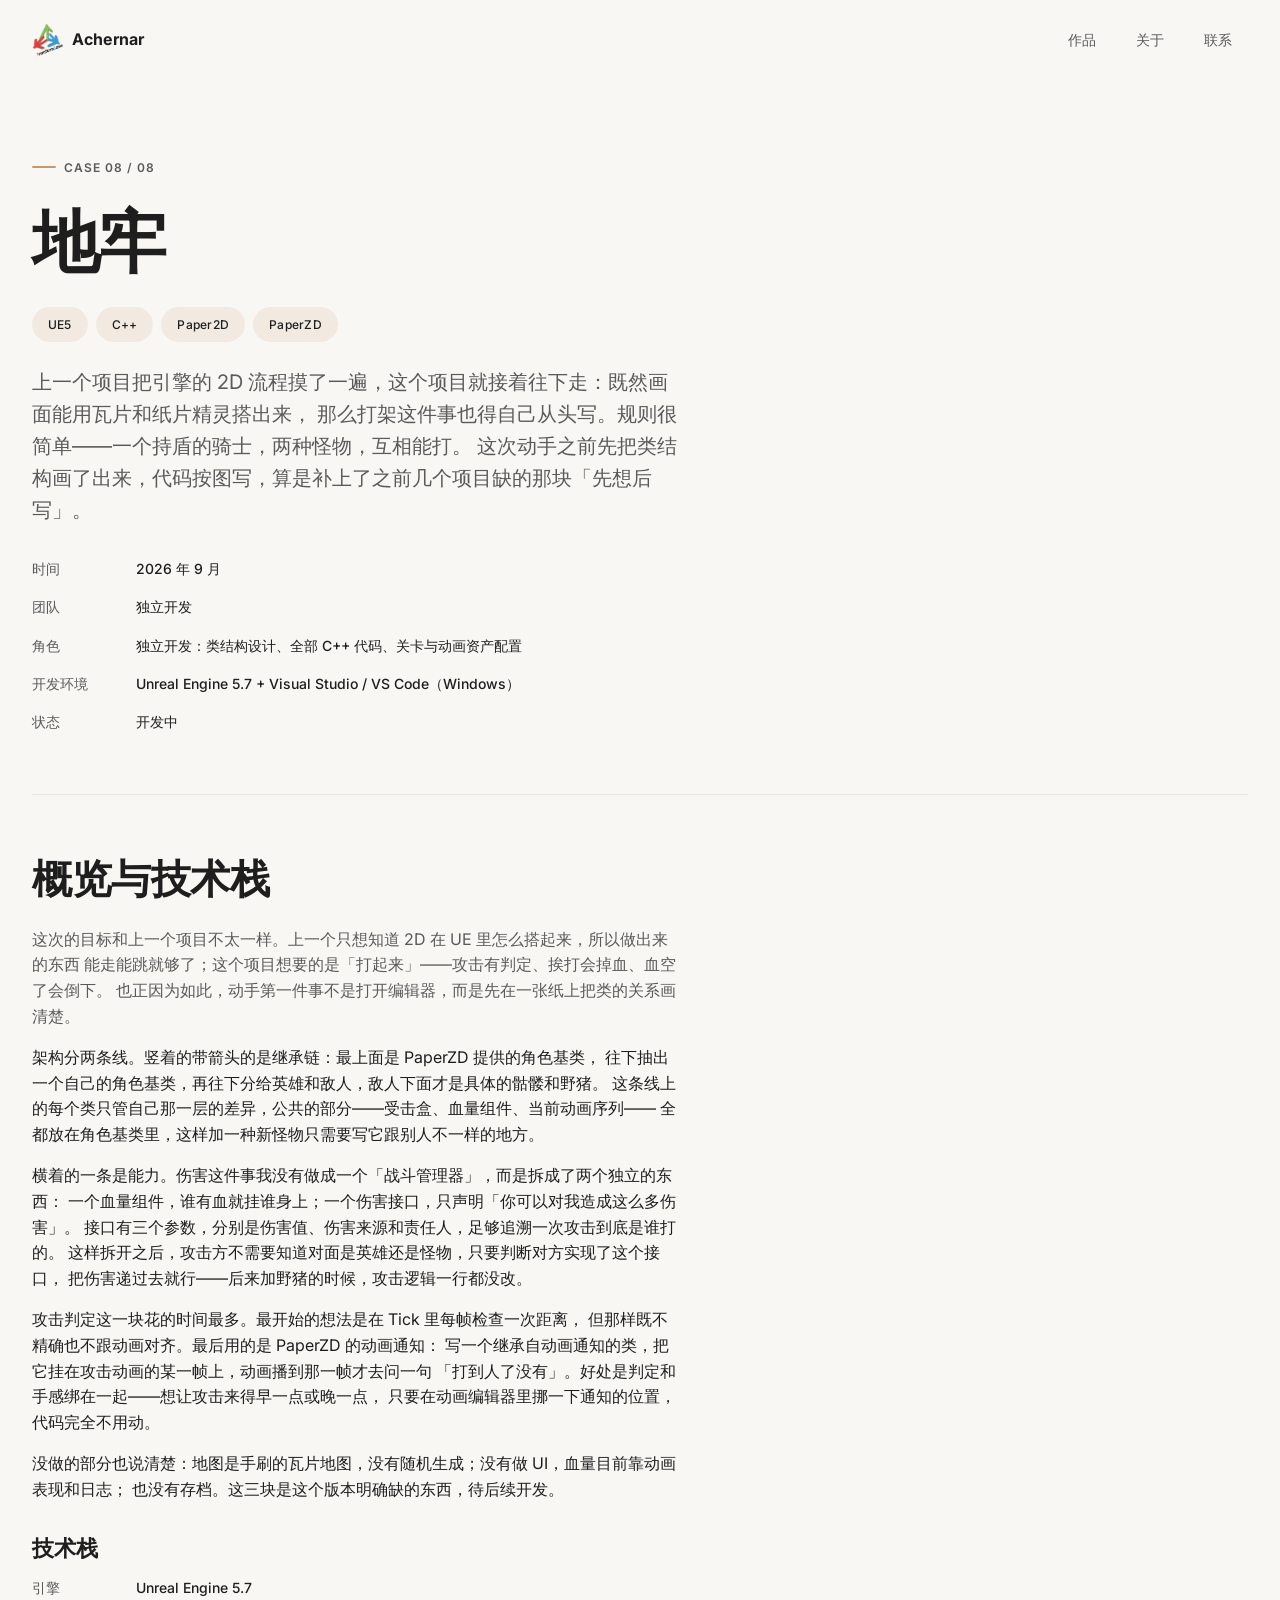
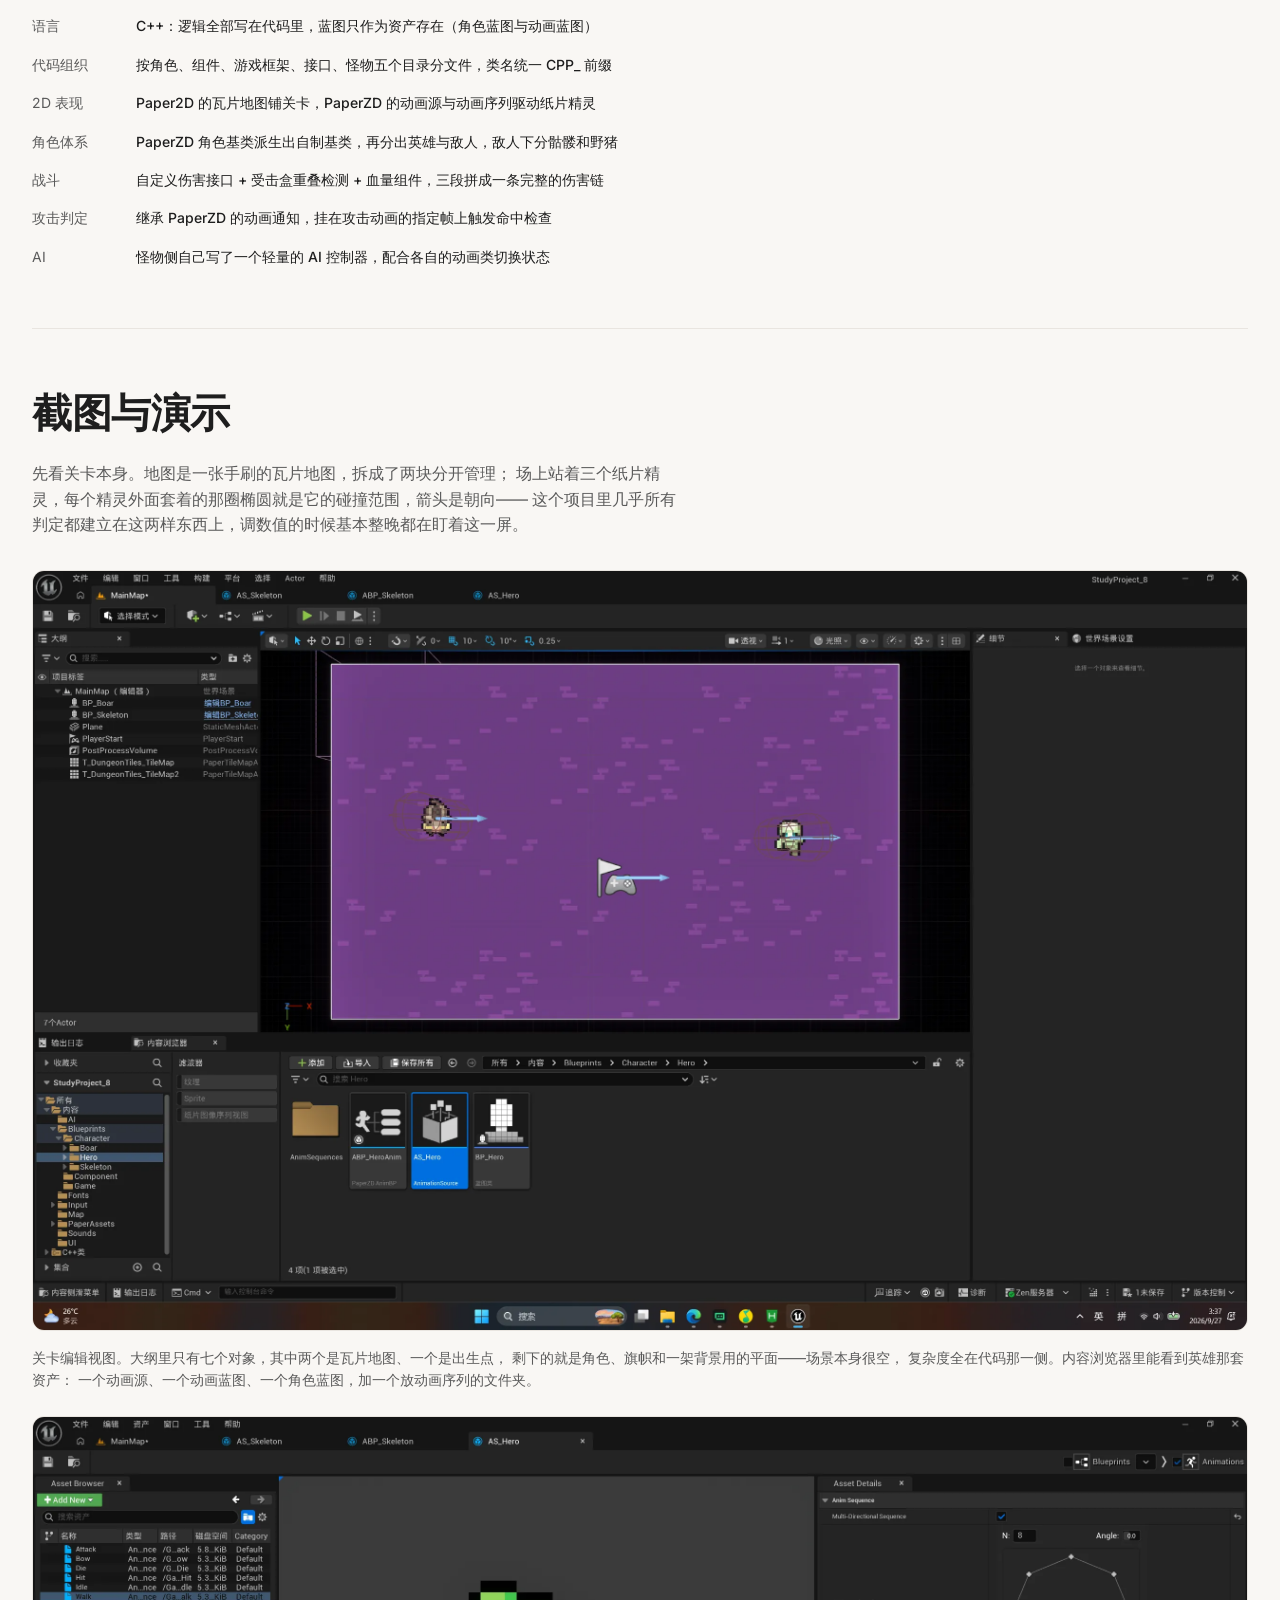
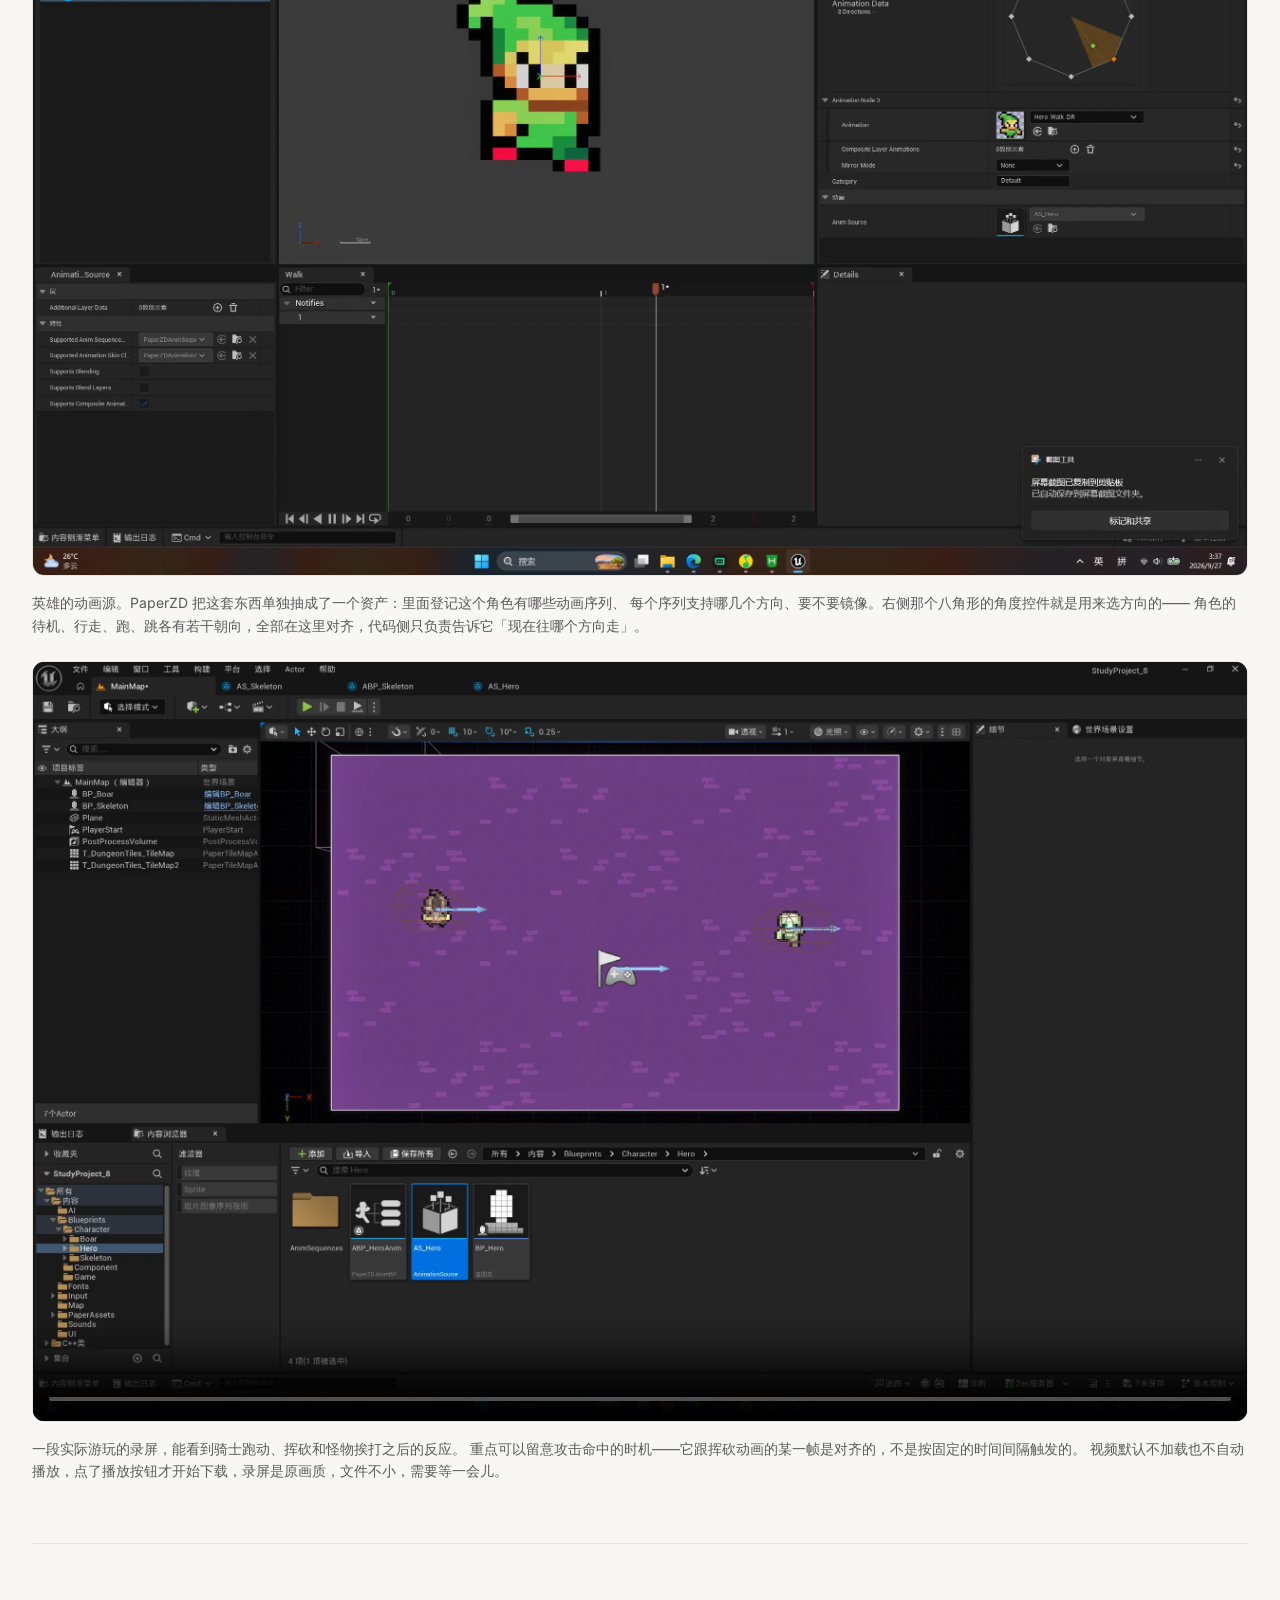
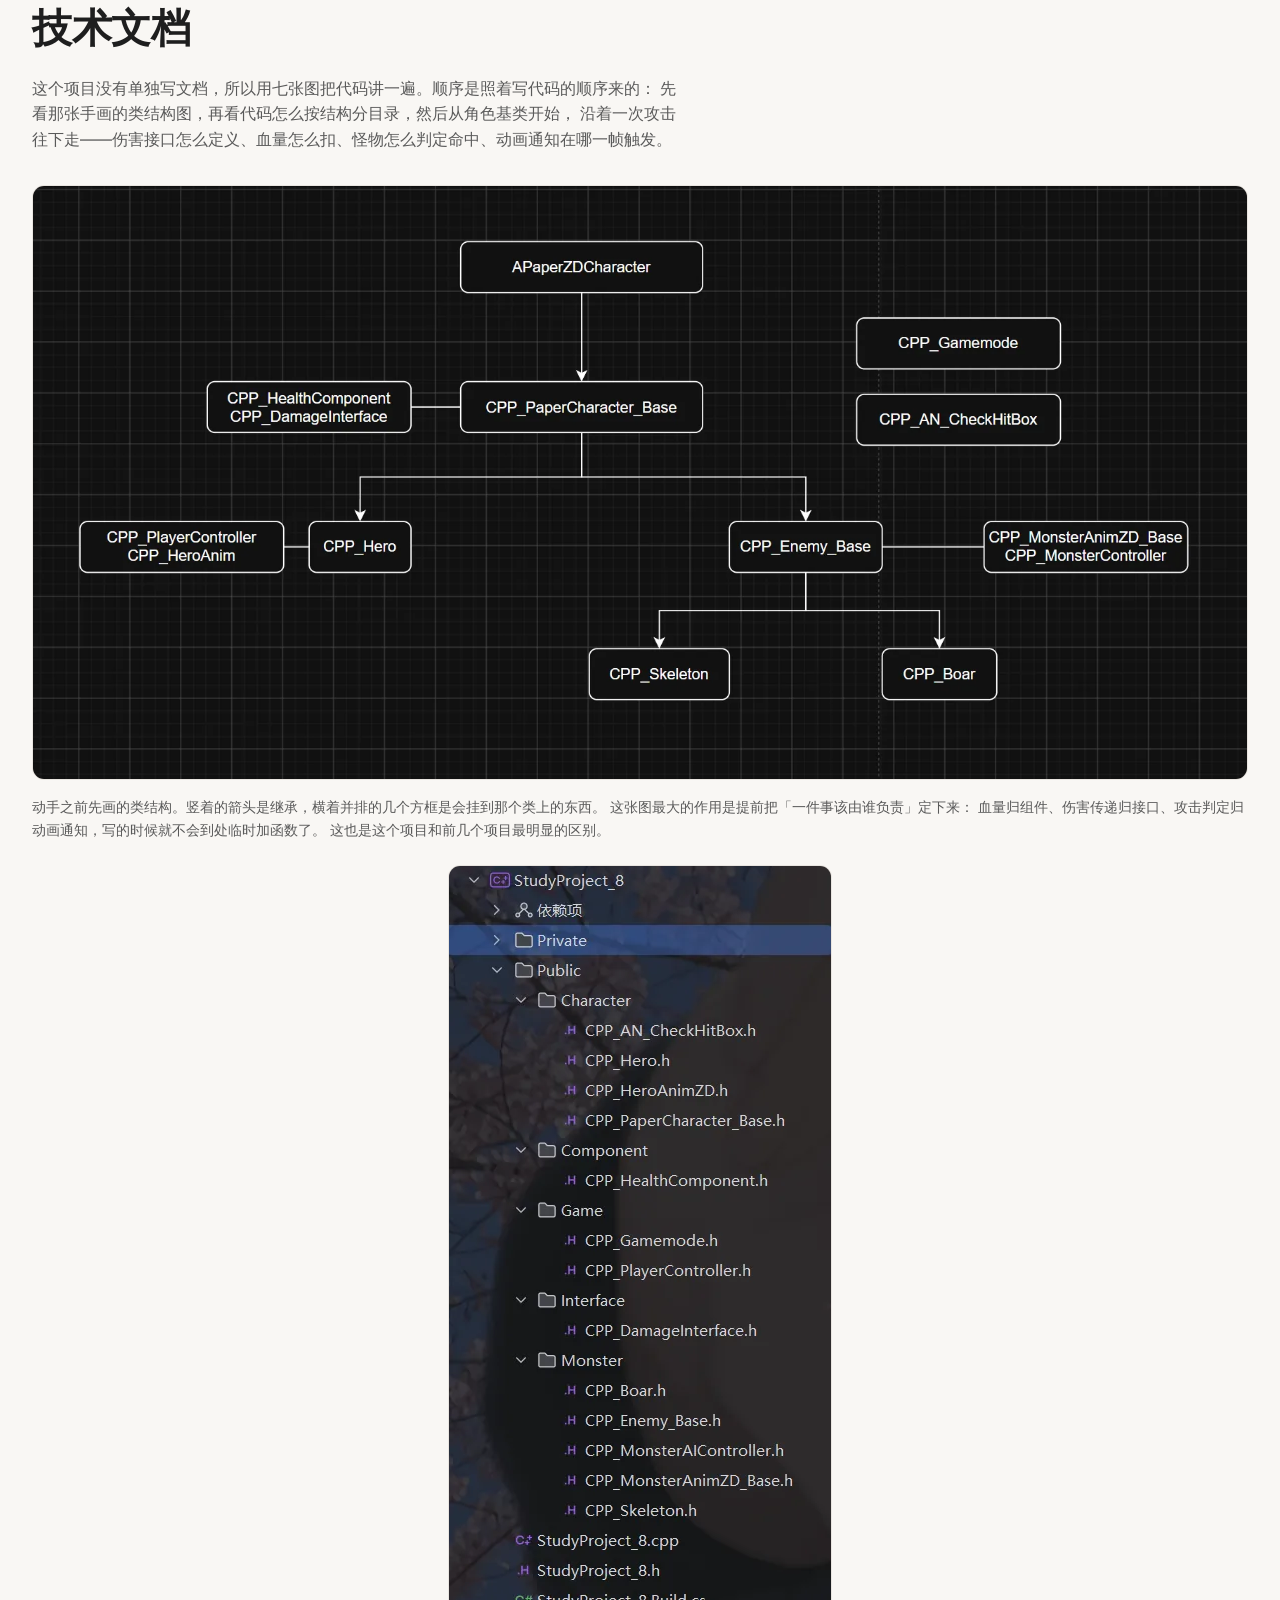
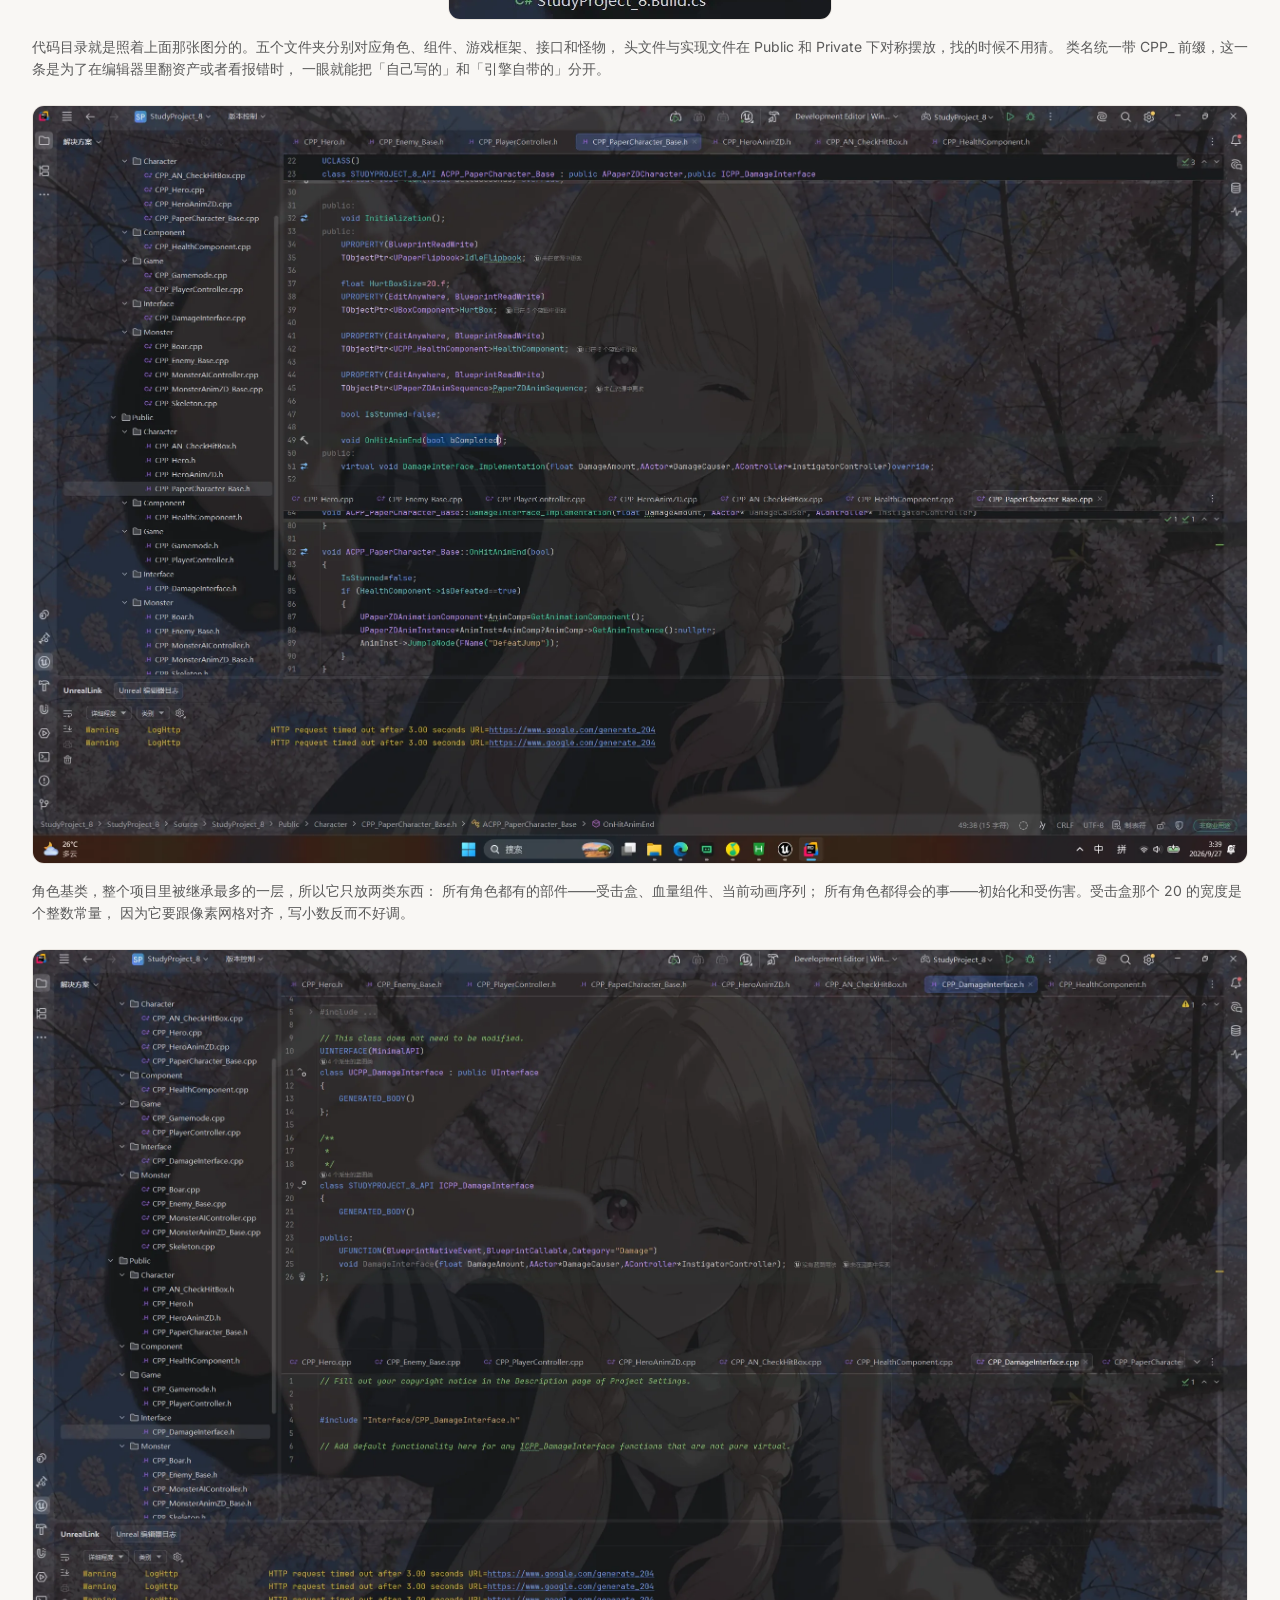
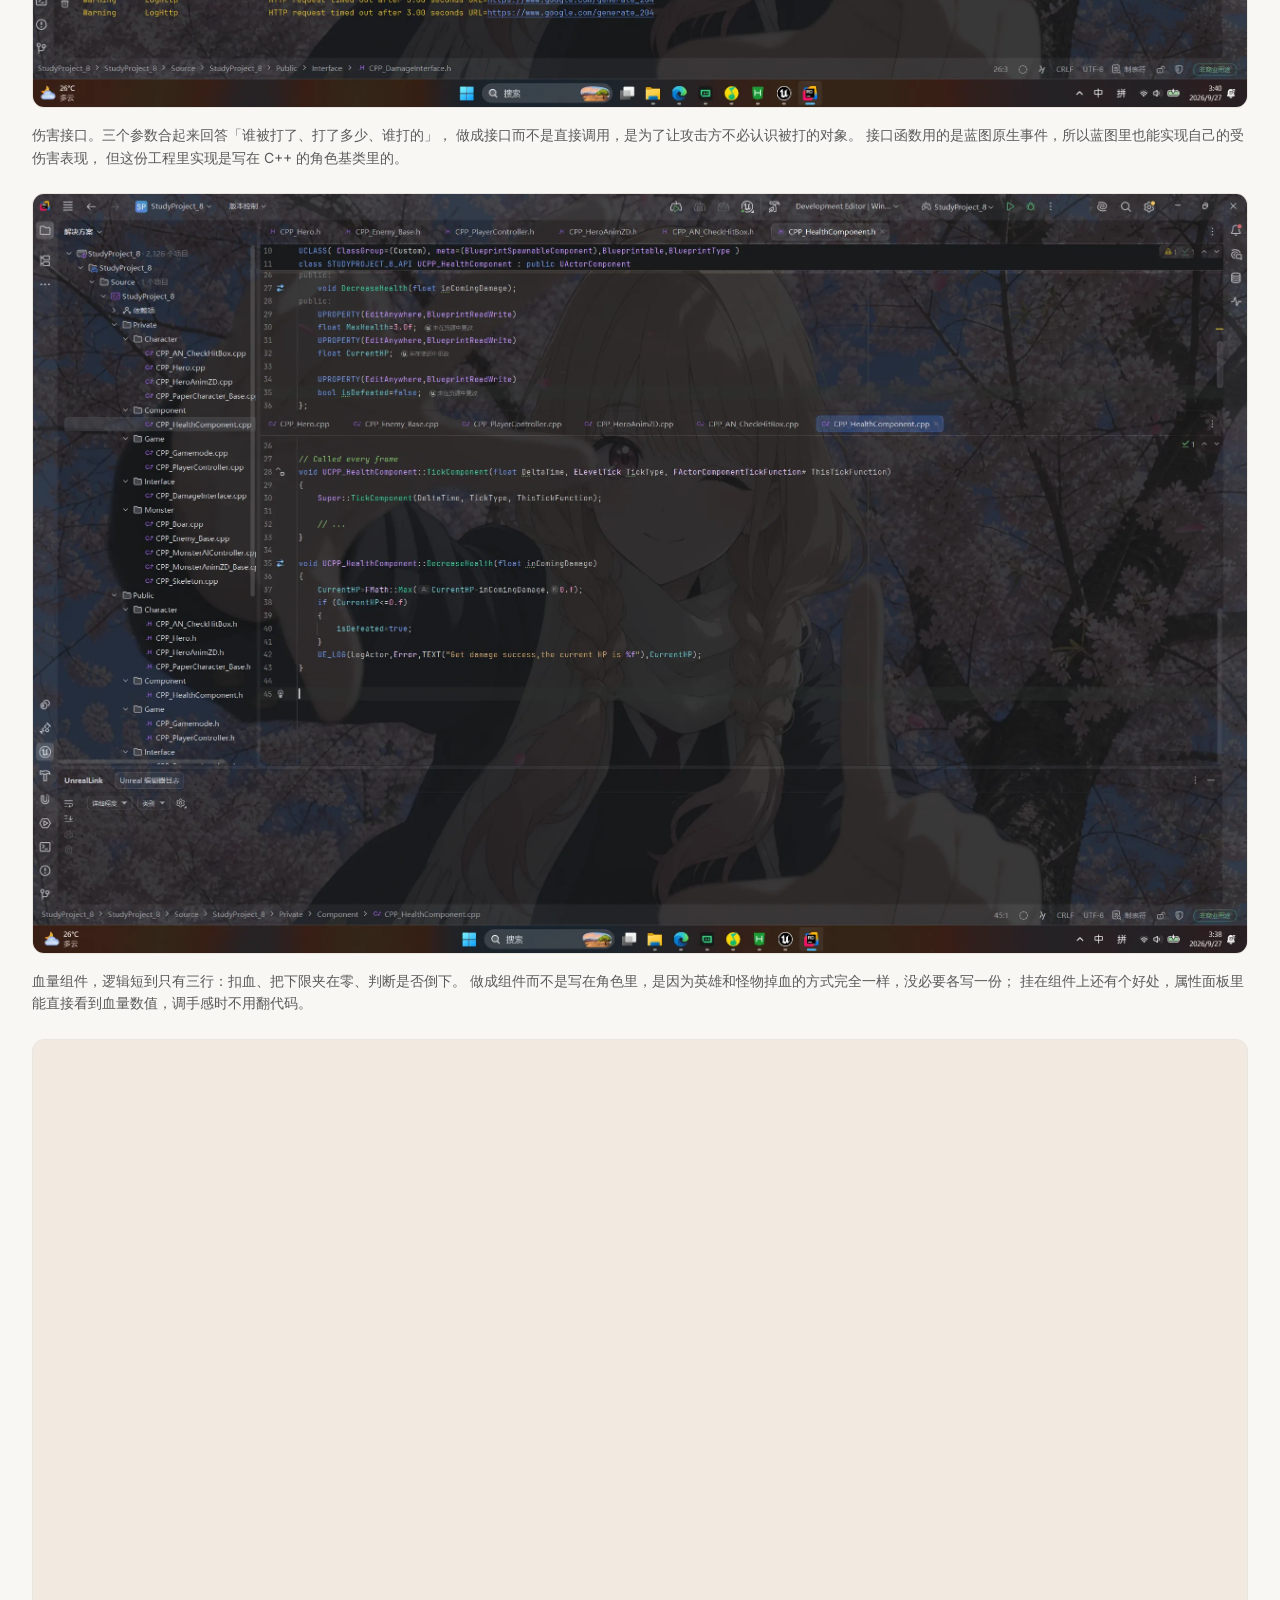
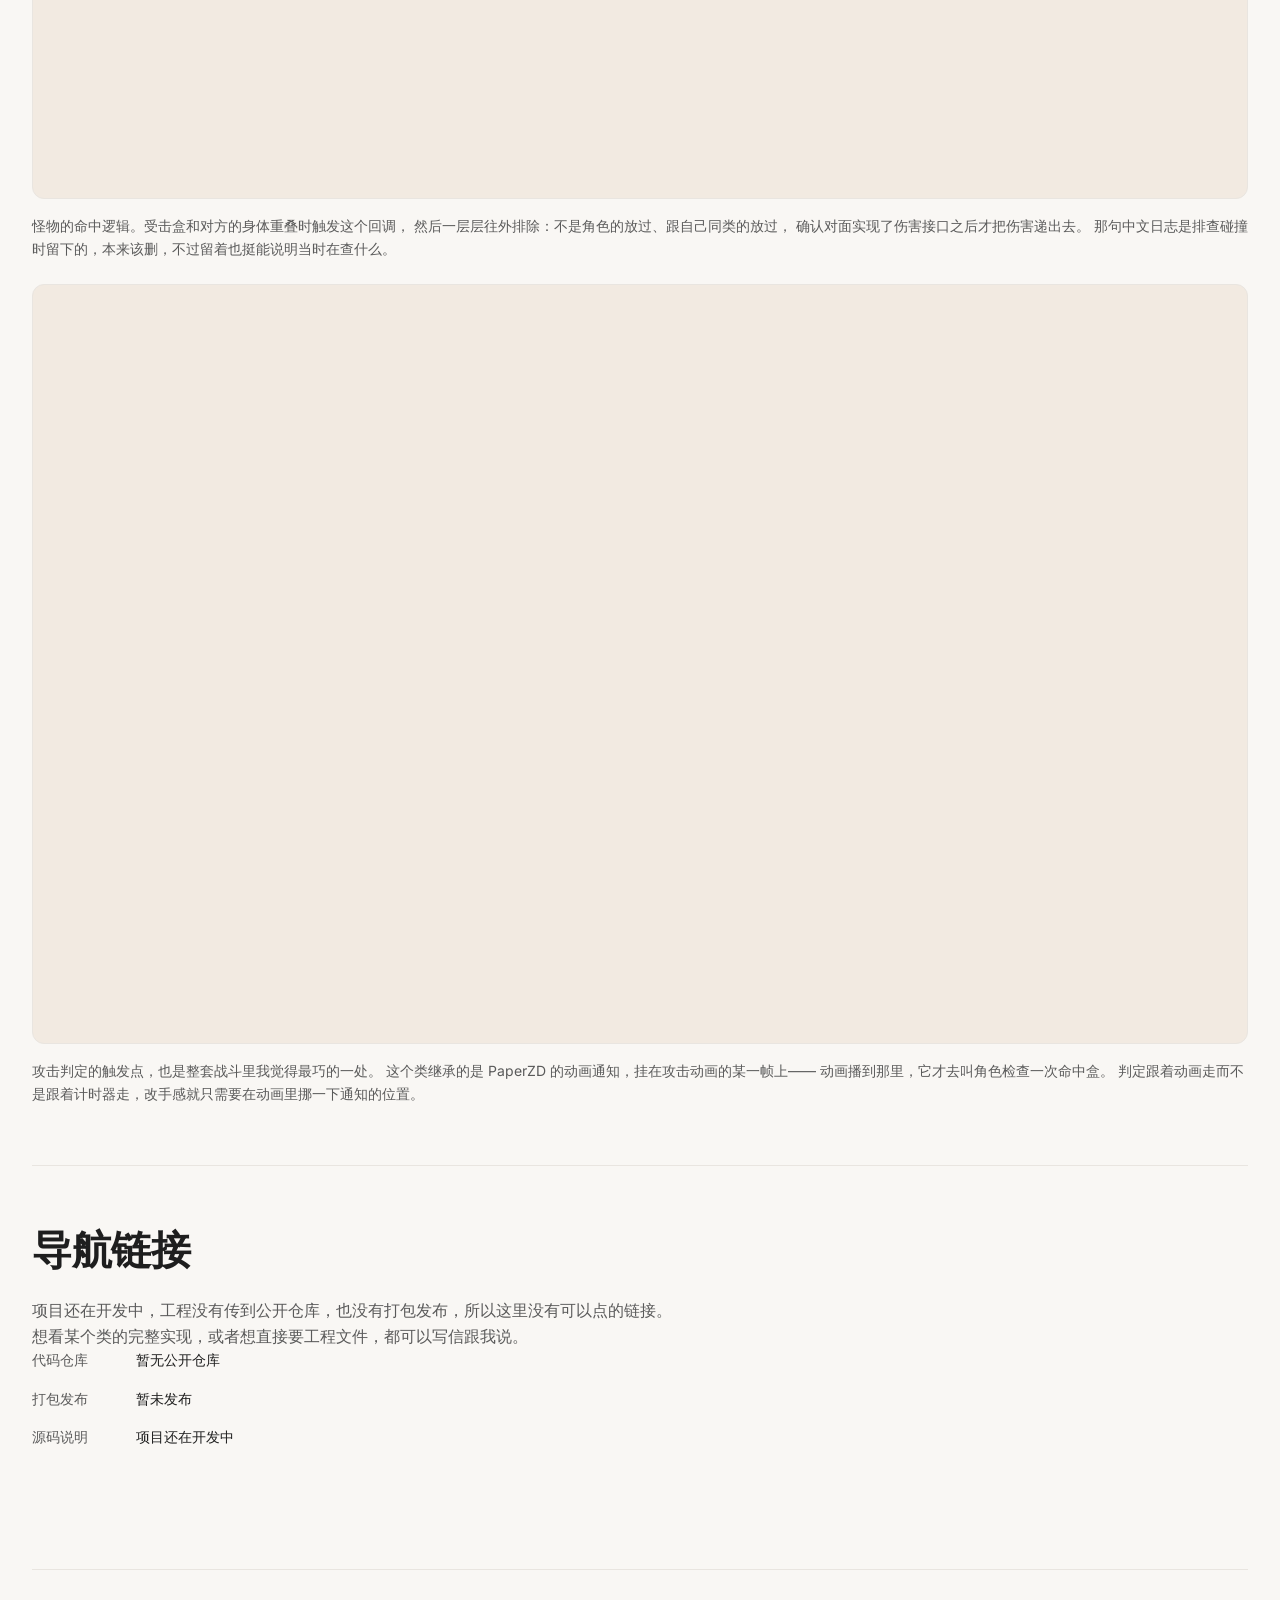
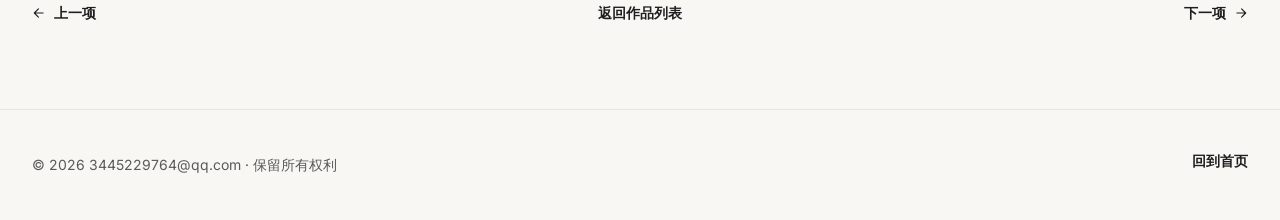
<file: works/dungeon.html>
<!DOCTYPE html>
<html lang="zh-CN" class="no-js">
<head>
  <meta charset="UTF-8">
  <meta name="viewport" content="width=device-width, initial-scale=1.0">
  <title>地牢 — Achernar</title>
  <meta name="description" content="一个全 C++ 写的 UE5 2D 地牢：Paper2D 铺地图、PaperZD 做动画，伤害、受击盒、攻击判定全部自己搭。先画类结构再写代码，独立开发。">
  <meta name="theme-color" content="#f9f7f4">

  <link rel="icon" href="../assets/icons/icon-a.svg" type="image/svg+xml">
  <link rel="icon" href="../assets/icons/icon-a.png" type="image/png" sizes="64x64">
  <link rel="preconnect" href="https://fonts.googleapis.com">
  <link rel="preconnect" href="https://fonts.gstatic.com" crossorigin>
  <link rel="stylesheet" href="https://fonts.googleapis.com/css2?family=Inter:wght@400;500;600;700&display=swap">
  <link rel="stylesheet" href="../css/style.css">
</head>
<body>
  <a class="skip-link" href="#main">跳到主内容</a>

  <!-- ============ 顶部导航 ============ -->
  <header class="site-header" id="top">
    <div class="container site-header__inner">
      <a class="logo" href="../index.html">
        <img class="logo__mark" src="../assets/images/logo.webp" alt="" width="633" height="633" loading="lazy" decoding="async">
        <span class="logo__text">Achernar</span>
      </a>

      <nav class="nav" aria-label="主导航">
        <button class="nav__toggle" type="button" aria-expanded="false" aria-controls="nav-menu">
          <span class="visually-hidden">展开导航菜单</span>
          <svg class="icon nav__toggle-icon nav__toggle-icon--open" viewBox="0 0 24 24" fill="none" stroke="currentColor" stroke-width="2" stroke-linecap="round" aria-hidden="true" focusable="false">
            <path d="M4 7h16M4 12h16M4 17h16"></path>
          </svg>
          <svg class="icon nav__toggle-icon nav__toggle-icon--close" viewBox="0 0 24 24" fill="none" stroke="currentColor" stroke-width="2" stroke-linecap="round" aria-hidden="true" focusable="false">
            <path d="M6 6l12 12M18 6 6 18"></path>
          </svg>
        </button>

        <ul class="nav__list" id="nav-menu" data-open="false">
          <li><a class="nav__link" href="../index.html#works">作品</a></li>
          <li><a class="nav__link" href="../index.html#about">关于</a></li>
          <li><a class="nav__link" href="../index.html#contact">联系</a></li>
        </ul>
      </nav>
    </div>
  </header>

  <main id="main">
    <article class="section">
      <div class="container">
        <!-- ============ 详情头部 ============ -->
        <header class="detail__head">
          <p class="section__eyebrow">Case 08 / 08</p>
          <h1 class="detail__title">地牢</h1>
          <ul class="tag-list detail__tags">
            <li class="tag">UE5</li>
            <li class="tag">C++</li>
            <li class="tag">Paper2D</li>
            <li class="tag">PaperZD</li>
          </ul>
          <p class="detail__lead">
            上一个项目把引擎的 2D 流程摸了一遍，这个项目就接着往下走：既然画面能用瓦片和纸片精灵搭出来，
            那么打架这件事也得自己从头写。规则很简单——一个持盾的骑士，两种怪物，互相能打。
            这次动手之前先把类结构画了出来，代码按图写，算是补上了之前几个项目缺的那块「先想后写」。
          </p>

          <dl class="spec-list detail__meta">
            <div class="spec">
              <dt class="spec__key">时间</dt>
              <dd class="spec__value">2026 年 9 月</dd>
            </div>
            <div class="spec">
              <dt class="spec__key">团队</dt>
              <dd class="spec__value">独立开发</dd>
            </div>
            <div class="spec">
              <dt class="spec__key">角色</dt>
              <dd class="spec__value">独立开发：类结构设计、全部 C++ 代码、关卡与动画资产配置</dd>
            </div>
            <div class="spec">
              <dt class="spec__key">开发环境</dt>
              <dd class="spec__value">Unreal Engine 5.7 + Visual Studio / VS Code（Windows）</dd>
            </div>
            <div class="spec">
              <dt class="spec__key">状态</dt>
              <dd class="spec__value">开发中</dd>
            </div>
          </dl>
        </header>

        <div class="detail__body">
          <!-- ============ 概览与技术栈 ============ -->
          <section class="detail__section" aria-labelledby="overview-title">
            <h2 id="overview-title">概览与技术栈</h2>
            <p>
              这次的目标和上一个项目不太一样。上一个只想知道 2D 在 UE 里怎么搭起来，所以做出来的东西
              能走能跳就够了；这个项目想要的是「打起来」——攻击有判定、挨打会掉血、血空了会倒下。
              也正因为如此，动手第一件事不是打开编辑器，而是先在一张纸上把类的关系画清楚。
            </p>
            <p>
              架构分两条线。竖着的带箭头的是继承链：最上面是 PaperZD 提供的角色基类，
              往下抽出一个自己的角色基类，再往下分给英雄和敌人，敌人下面才是具体的骷髅和野猪。
              这条线上的每个类只管自己那一层的差异，公共的部分——受击盒、血量组件、当前动画序列——
              全都放在角色基类里，这样加一种新怪物只需要写它跟别人不一样的地方。
            </p>
            <p>
              横着的一条是能力。伤害这件事我没有做成一个「战斗管理器」，而是拆成了两个独立的东西：
              一个血量组件，谁有血就挂谁身上；一个伤害接口，只声明「你可以对我造成这么多伤害」。
              接口有三个参数，分别是伤害值、伤害来源和责任人，足够追溯一次攻击到底是谁打的。
              这样拆开之后，攻击方不需要知道对面是英雄还是怪物，只要判断对方实现了这个接口，
              把伤害递过去就行——后来加野猪的时候，攻击逻辑一行都没改。
            </p>
            <p>
              攻击判定这一块花的时间最多。最开始的想法是在 Tick 里每帧检查一次距离，
              但那样既不精确也不跟动画对齐。最后用的是 PaperZD 的动画通知：
              写一个继承自动画通知的类，把它挂在攻击动画的某一帧上，动画播到那一帧才去问一句
              「打到人了没有」。好处是判定和手感绑在一起——想让攻击来得早一点或晚一点，
              只要在动画编辑器里挪一下通知的位置，代码完全不用动。
            </p>
            <p>
              没做的部分也说清楚：地图是手刷的瓦片地图，没有随机生成；没有做 UI，血量目前靠动画表现和日志；
              也没有存档。这三块是这个版本明确缺的东西，待后续开发。
            </p>

            <h3>技术栈</h3>
            <dl class="spec-list">
              <div class="spec">
                <dt class="spec__key">引擎</dt>
                <dd class="spec__value">Unreal Engine 5.7</dd>
              </div>
              <div class="spec">
                <dt class="spec__key">语言</dt>
                <dd class="spec__value">C++：逻辑全部写在代码里，蓝图只作为资产存在（角色蓝图与动画蓝图）</dd>
              </div>
              <div class="spec">
                <dt class="spec__key">代码组织</dt>
                <dd class="spec__value">按角色、组件、游戏框架、接口、怪物五个目录分文件，类名统一 CPP_ 前缀</dd>
              </div>
              <div class="spec">
                <dt class="spec__key">2D 表现</dt>
                <dd class="spec__value">Paper2D 的瓦片地图铺关卡，PaperZD 的动画源与动画序列驱动纸片精灵</dd>
              </div>
              <div class="spec">
                <dt class="spec__key">角色体系</dt>
                <dd class="spec__value">PaperZD 角色基类派生出自制基类，再分出英雄与敌人，敌人下分骷髅和野猪</dd>
              </div>
              <div class="spec">
                <dt class="spec__key">战斗</dt>
                <dd class="spec__value">自定义伤害接口 + 受击盒重叠检测 + 血量组件，三段拼成一条完整的伤害链</dd>
              </div>
              <div class="spec">
                <dt class="spec__key">攻击判定</dt>
                <dd class="spec__value">继承 PaperZD 的动画通知，挂在攻击动画的指定帧上触发命中检查</dd>
              </div>
              <div class="spec">
                <dt class="spec__key">AI</dt>
                <dd class="spec__value">怪物侧自己写了一个轻量的 AI 控制器，配合各自的动画类切换状态</dd>
              </div>
            </dl>
          </section>

          <!-- ============ 截图与演示 ============ -->
          <section class="detail__section" aria-labelledby="shots-title">
            <h2 id="shots-title">截图与演示</h2>
            <p>
              先看关卡本身。地图是一张手刷的瓦片地图，拆成了两块分开管理；
              场上站着三个纸片精灵，每个精灵外面套着的那圈椭圆就是它的碰撞范围，箭头是朝向——
              这个项目里几乎所有判定都建立在这两样东西上，调数值的时候基本整晚都在盯着这一屏。
            </p>

            <div class="gallery gallery--single">
              <figure class="shot shot--natural">
                <div class="shot__frame">
                  <img class="shot__img" src="../assets/images/dungeon-cover.webp" alt="UE5 编辑器主界面，中间是 2D 关卡的编辑视图，整片地图呈紫红色，上面有三个纸片精灵：靠左是一个持盾的骑士主角、中间是一面白色旗帜、右侧是一个绿色小怪物，三个精灵外面各套着一圈椭圆形的碰撞范围轮廓并带蓝色朝向箭头；左侧大纲面板列出 MainMap、WorldSettings、BP_Skeleton、Plane、PlayerStart、T_DungeonTiles_TileMap 与 T_DungeonTiles_TileMap2 共七个对象，右下内容浏览器停在 Blueprints/Character/Hero 目录，显示 AnimSequences 文件夹与 ABP_HeroAnim、AS_Hero、BP_Hero 三个资产" width="2558" height="1599" loading="lazy" decoding="async">
                </div>
                <figcaption class="shot__caption">
                  关卡编辑视图。大纲里只有七个对象，其中两个是瓦片地图、一个是出生点，
                  剩下的就是角色、旗帜和一架背景用的平面——场景本身很空，
                  复杂度全在代码那一侧。内容浏览器里能看到英雄那套资产：
                  一个动画源、一个动画蓝图、一个角色蓝图，加一个放动画序列的文件夹。
                </figcaption>
              </figure>

              <figure class="shot shot--natural">
                <div class="shot__frame">
                  <img class="shot__img" src="../assets/images/dungeon-demo-01.webp" alt="PaperZD 的动画源资产编辑器，正在编辑名为 AS_Hero 的动画源，中间视口里是一个放大显示的像素精灵：戴绿色尖帽、尖耳、绿色上衣短裤、红粉色靴子的小男孩；左侧是资产浏览器，列出 Idle、Jump、Walk、Run 等动画序列；右侧属性面板有动画序列、主方向序列、镜像模式为无等选项，还有一个标注着 N 与角度、用于选择八个方向的八角形控件；底部是带时间轴与通知轨道的动画预览区" width="2558" height="1599" loading="lazy" decoding="async">
                </div>
                <figcaption class="shot__caption">
                  英雄的动画源。PaperZD 把这套东西单独抽成了一个资产：里面登记这个角色有哪些动画序列、
                  每个序列支持哪几个方向、要不要镜像。右侧那个八角形的角度控件就是用来选方向的——
                  角色的待机、行走、跑、跳各有若干朝向，全部在这里对齐，代码侧只负责告诉它「现在往哪个方向走」。
                </figcaption>
              </figure>

              <figure class="shot shot--natural">
                <div class="shot__frame">
                  <video class="shot__video" src="../assets/video/dungeon-demo-02.mp4" poster="../assets/images/dungeon-cover.webp" width="2560" height="1600" controls preload="none" playsinline>
                    你的浏览器不支持 HTML5 视频，无法在这里播放这段录屏。
                  </video>
                </div>
                <figcaption class="shot__caption">
                  一段实际游玩的录屏，能看到骑士跑动、挥砍和怪物挨打之后的反应。
                  重点可以留意攻击命中的时机——它跟挥砍动画的某一帧是对齐的，不是按固定的时间间隔触发的。
                  视频默认不加载也不自动播放，点了播放按钮才开始下载，录屏是原画质，文件不小，需要等一会儿。
                </figcaption>
              </figure>
            </div>
          </section>

          <!-- ============ 技术文档 ============ -->
          <section class="detail__section" aria-labelledby="docs-title">
            <h2 id="docs-title">技术文档</h2>
            <p>
              这个项目没有单独写文档，所以用七张图把代码讲一遍。顺序是照着写代码的顺序来的：
              先看那张手画的类结构图，再看代码怎么按结构分目录，然后从角色基类开始，
              沿着一次攻击往下走——伤害接口怎么定义、血量怎么扣、怪物怎么判定命中、动画通知在哪一帧触发。
            </p>

            <div class="gallery gallery--single">
              <figure class="shot shot--natural">
                <div class="shot__frame">
                  <img class="shot__img" src="../assets/images/dungeon-doc-01.webp" alt="一张手画的类继承结构图，白色圆角方框配白色箭头：顶层方框是 APaperZDCharacter，向下指向 CPP_PaperCharacter_Base，该框左侧并排着 CPP_HealthComponent 与 CPP_DamageInterface 两个方框；CPP_PaperCharacter_Base 向下分出 CPP_Hero 与 CPP_Enemy_Base，CPP_Hero 左侧并排 CPP_PlayerController 与 CPP_HeroAnim，CPP_Enemy_Base 右侧并排 CPP_MonsterAnimZD_Base 与 CPP_MonsterController，并再向下派生出 CPP_Skeleton 与 CPP_Boar；图的右上角另有两个独立方框 CPP_Gamemode 与 CPP_AN_CheckHitBox" width="1728" height="845" loading="lazy" decoding="async">
                </div>
                <figcaption class="shot__caption">
                  动手之前先画的类结构。竖着的箭头是继承，横着并排的几个方框是会挂到那个类上的东西。
                  这张图最大的作用是提前把「一件事该由谁负责」定下来：
                  血量归组件、伤害传递归接口、攻击判定归动画通知，写的时候就不会到处临时加函数了。
                  这也是这个项目和前几个项目最明显的区别。
                </figcaption>
              </figure>

              <figure class="shot shot--natural">
                <div class="shot__frame">
                  <img class="shot__img" src="../assets/images/dungeon-doc-02.webp" alt="Visual Studio 的解决方案资源管理器，项目名 StudyProject_8，Public 目录下按 Character、Component、Game、Interface、Monster 五个文件夹分类：Character 里有 CPP_AN_CheckHitBox.h、CPP_Hero.h、CPP_HeroAnimZD.h、CPP_PaperCharacter_Base.h；Component 里有 CPP_HealthComponent.h；Game 里有 CPP_Gamemode.h 与 CPP_PlayerController.h；Interface 里有 CPP_DamageInterface.h；Monster 里有 CPP_Boar.h、CPP_Enemy_Base.h、CPP_MonsterAIController.h、CPP_MonsterAnimZD_Base.h、CPP_Skeleton.h" width="382" height="753" loading="lazy" decoding="async">
                </div>
                <figcaption class="shot__caption">
                  代码目录就是照着上面那张图分的。五个文件夹分别对应角色、组件、游戏框架、接口和怪物，
                  头文件与实现文件在 Public 和 Private 下对称摆放，找的时候不用猜。
                  类名统一带 CPP_ 前缀，这一条是为了在编辑器里翻资产或者看报错时，
                  一眼就能把「自己写的」和「引擎自带的」分开。
                </figcaption>
              </figure>

              <figure class="shot shot--natural">
                <div class="shot__frame">
                  <img class="shot__img" src="../assets/images/dungeon-doc-04.webp" alt="VS Code 里打开的 C++ 代码截图，文件是 CPP_PaperCharacter_Base.h 与对应的实现，类声明为 ACPP_PaperCharacter_Base，同时继承 APaperZDCharacter 和 ICPP_DamageInterface；成员里有 TObjectPtr 类型的 Flipbook、HurtBox、HealthComponent 和 PaperZDAnimSequence，其中第 33 行写着 float HurtBoxSizeX = 20.f，另有 bool bIsSummoned = false；下方是 Initialization 与 InitDamageInterface_Implementation 两个函数的实现，初始化的逻辑里通过 UPaperZDAnimInstance 拿到了动画实例并用 JumpToNode 切换动画节点" width="2557" height="1595" loading="lazy" decoding="async">
                </div>
                <figcaption class="shot__caption">
                  角色基类，整个项目里被继承最多的一层，所以它只放两类东西：
                  所有角色都有的部件——受击盒、血量组件、当前动画序列；
                  所有角色都得会的事——初始化和受伤害。受击盒那个 20 的宽度是个整数常量，
                  因为它要跟像素网格对齐，写小数反而不好调。
                </figcaption>
              </figure>

              <figure class="shot shot--natural">
                <div class="shot__frame">
                  <img class="shot__img" src="../assets/images/dungeon-doc-07.webp" alt="VS Code 里打开的 CPP_DamageInterface.h 代码截图，上半是 UINTERFACE(MinimalAPI) 修饰的 UCPP_DamageInterface 类，下半是 ICPP_DamageInterface，其中声明了一个接口函数 void DamageInterface(float DamageAmount, AActor* DamageCauser, AController* InstigatorController)，宏写作 UFUNCTION(BlueprintNativeEvent, BlueprintCallable, Category=Damage)；下半部分还显示了对应的 cpp 文件，其中只有一行包含头文件和一段自动生成的注释" width="2551" height="1592" loading="lazy" decoding="async">
                </div>
                <figcaption class="shot__caption">
                  伤害接口。三个参数合起来回答「谁被打了、打了多少、谁打的」，
                  做成接口而不是直接调用，是为了让攻击方不必认识被打的对象。
                  接口函数用的是蓝图原生事件，所以蓝图里也能实现自己的受伤害表现，
                  但这份工程里实现是写在 C++ 的角色基类里的。
                </figcaption>
              </figure>

              <figure class="shot shot--natural">
                <div class="shot__frame">
                  <img class="shot__img" src="../assets/images/dungeon-doc-03.webp" alt="VS Code 里打开 CPP_HealthComponent.h 的 C++ 代码截图，类声明为 UCPP_HealthComponent，继承自 UActorComponent，并带有可蓝图挂载组件与蓝图类型的宏；属性有 float MaxHealth = 3.0f、float CurrentHP 和 bool bIsDefeated = false；下方 DecreaseHealth 函数接收一个 float InComingDamage 参数，函数体里用 FMath::Max 把扣除后的血量夹在零以上，血量归零时把 bIsDefeated 置为 true 并输出一条日志" width="2559" height="1599" loading="lazy" decoding="async">
                </div>
                <figcaption class="shot__caption">
                  血量组件，逻辑短到只有三行：扣血、把下限夹在零、判断是否倒下。
                  做成组件而不是写在角色里，是因为英雄和怪物掉血的方式完全一样，没必要各写一份；
                  挂在组件上还有个好处，属性面板里能直接看到血量数值，调手感时不用翻代码。
                </figcaption>
              </figure>

              <figure class="shot shot--natural">
                <div class="shot__frame">
                  <img class="shot__img" src="../assets/images/dungeon-doc-05.webp" alt="VS Code 里打开 CPP_Enemy_Base.h 与 .cpp 的代码截图，类声明为 ACPP_Enemy_Base，继承自 ACPP_PaperCharacter_Base，成员有 float Damage = -1.f，以及一个用 UFUNCTION 宏修饰的重叠回调 OnHurtBoxBeginOverlap；实现里先用 Cast 确认对方是 Pawn，再用 IsA 过滤掉跟自己同类的对象，然后用 Implements 判断对方有没有实现伤害接口，最后调用 Execute_DamageInterface 把伤害值传递过去；函数里还留着一条中文的调试日志" width="2559" height="1599" loading="lazy" decoding="async">
                </div>
                <figcaption class="shot__caption">
                  怪物的命中逻辑。受击盒和对方的身体重叠时触发这个回调，
                  然后一层层往外排除：不是角色的放过、跟自己同类的放过，
                  确认对面实现了伤害接口之后才把伤害递出去。
                  那句中文日志是排查碰撞时留下的，本来该删，不过留着也挺能说明当时在查什么。
                </figcaption>
              </figure>

              <figure class="shot shot--natural">
                <div class="shot__frame">
                  <img class="shot__img" src="../assets/images/dungeon-doc-06.webp" alt="VS Code 里打开 CPP_AN_CheckHitBox.h 与 .cpp 的代码截图，类声明为 UCPP_AN_CheckHitBox，继承自 UPaperZDAnimNotify，重写了 OnReceiveNotify_Implementation 函数并接收一个 UPaperZDAnimInstance 指针参数；实现里先做空指针判断，再用 GetOwningActor 拿到持有者，把它 Cast 成英雄类，最后调用英雄自己的 CheckHit 函数去检查命中盒，中间还留了一句调试用的日志" width="2559" height="1599" loading="lazy" decoding="async">
                </div>
                <figcaption class="shot__caption">
                  攻击判定的触发点，也是整套战斗里我觉得最巧的一处。
                  这个类继承的是 PaperZD 的动画通知，挂在攻击动画的某一帧上——
                  动画播到那里，它才去叫角色检查一次命中盒。
                  判定跟着动画走而不是跟着计时器走，改手感就只需要在动画里挪一下通知的位置。
                </figcaption>
              </figure>
            </div>
          </section>

          <!-- ============ 导航链接 ============ -->
          <section class="detail__section" aria-labelledby="links-title">
            <h2 id="links-title">导航链接</h2>
            <p>
              项目还在开发中，工程没有传到公开仓库，也没有打包发布，所以这里没有可以点的链接。
              想看某个类的完整实现，或者想直接要工程文件，都可以写信跟我说。
            </p>
            <dl class="spec-list">
              <div class="spec">
                <dt class="spec__key">代码仓库</dt>
                <dd class="spec__value">暂无公开仓库</dd>
              </div>
              <div class="spec">
                <dt class="spec__key">打包发布</dt>
                <dd class="spec__value">暂未发布</dd>
              </div>
              <div class="spec">
                <dt class="spec__key">源码说明</dt>
                <dd class="spec__value">项目还在开发中</dd>
              </div>
            </dl>
          </section>

          <!-- ============ 翻页导航 ============ -->
          <nav class="pager" aria-label="作品之间切换">
            <a class="pager__link pager__link--prev" href="ue2d.html" aria-label="上一个作品：UE 2D 游戏">
              <svg class="icon" viewBox="0 0 24 24" fill="none" stroke="currentColor" stroke-width="2" stroke-linecap="round" stroke-linejoin="round" aria-hidden="true" focusable="false">
                <path d="M5 12h14M13 5l7 7-7 7"></path>
              </svg>
              上一项
            </a>
            <a class="pager__link pager__link--back" href="../index.html#works">返回作品列表</a>
            <a class="pager__link pager__link--next" href="minesweeper.html" aria-label="下一个作品：扫雷">
              下一项
              <svg class="icon" viewBox="0 0 24 24" fill="none" stroke="currentColor" stroke-width="2" stroke-linecap="round" stroke-linejoin="round" aria-hidden="true" focusable="false">
                <path d="M5 12h14M13 5l7 7-7 7"></path>
              </svg>
            </a>
          </nav>
        </div>
      </div>
    </article>
  </main>

  <!-- ============ 页脚 ============ -->
  <footer class="site-footer">
    <div class="container site-footer__inner">
      <p class="site-footer__text">© 2026 3445229764@qq.com · 保留所有权利</p>
      <a class="link-more" href="../index.html#top">回到首页</a>
    </div>
  </footer>

  <script src="../js/modules/menu.js"></script>
  <script src="../js/modules/scroll.js"></script>
  <script src="../js/modules/form.js"></script>
  <script src="../js/main.js"></script>
</body>
</html>
</file>
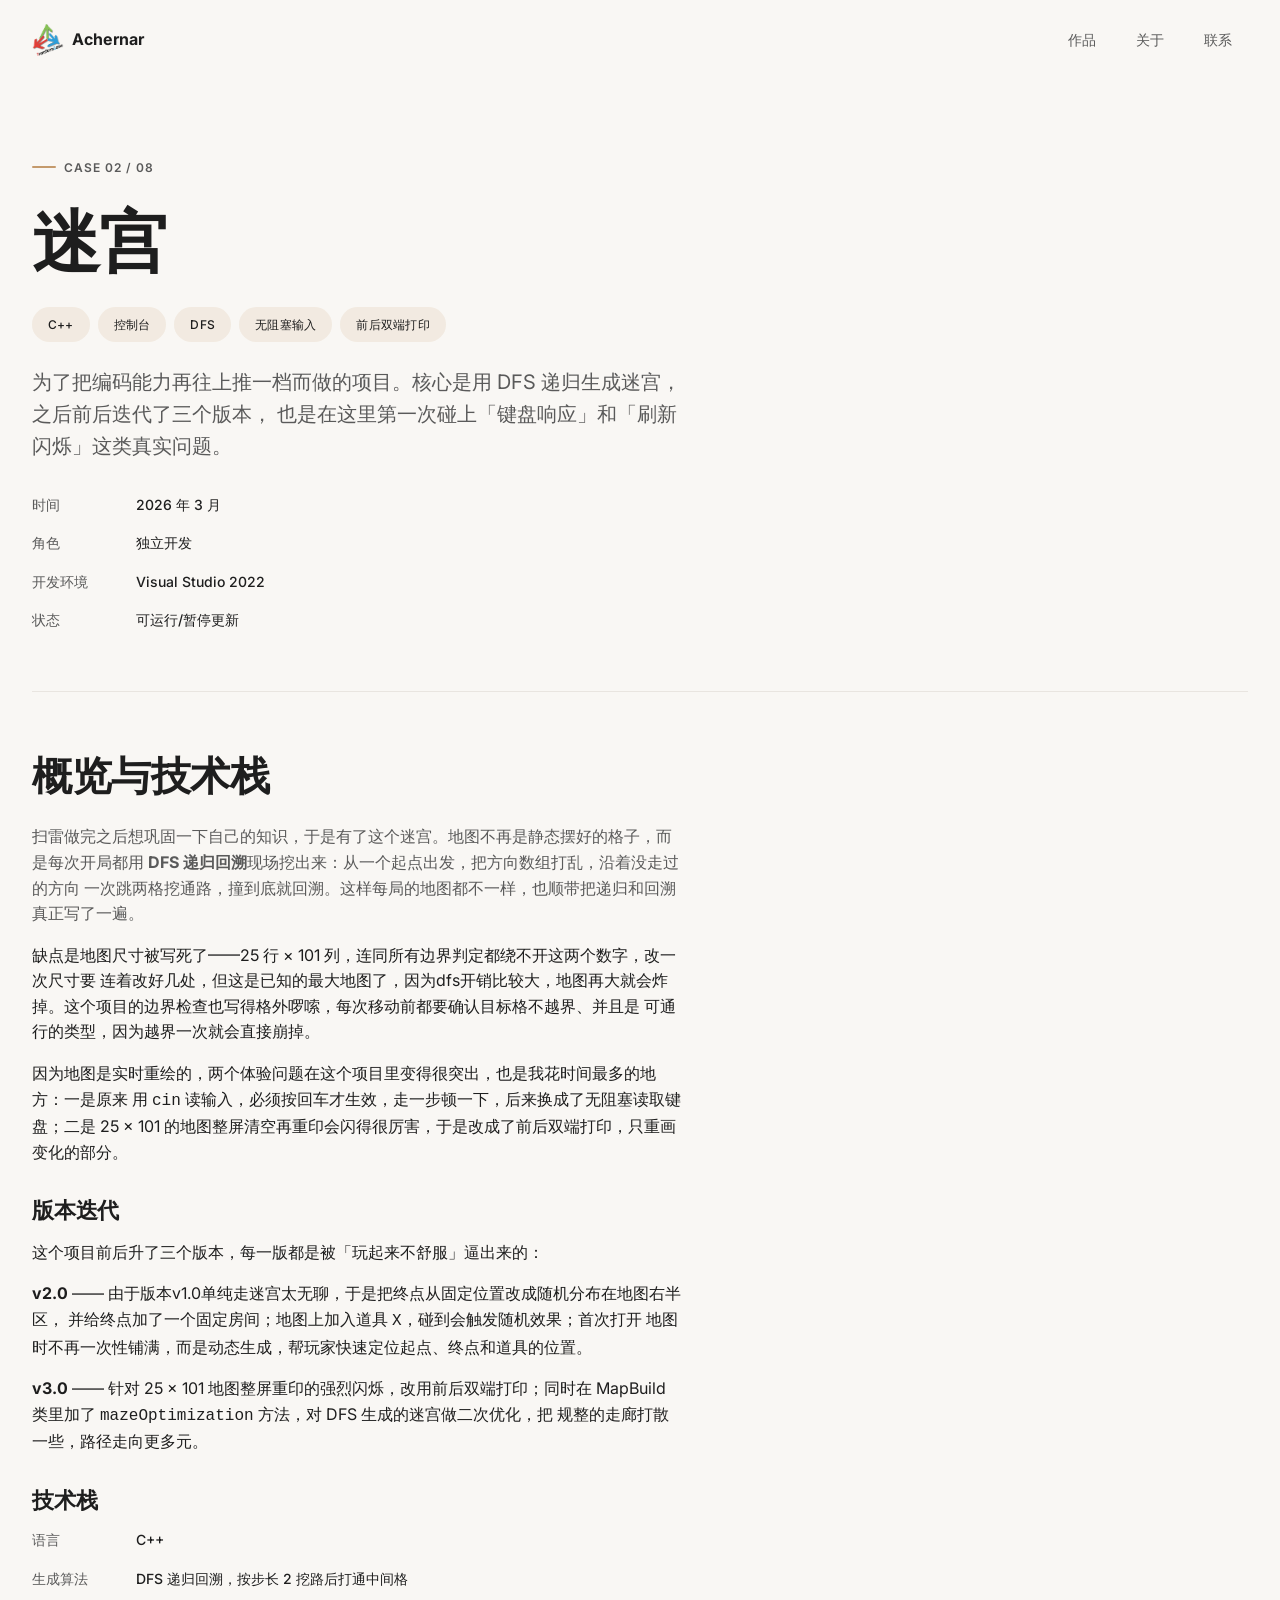
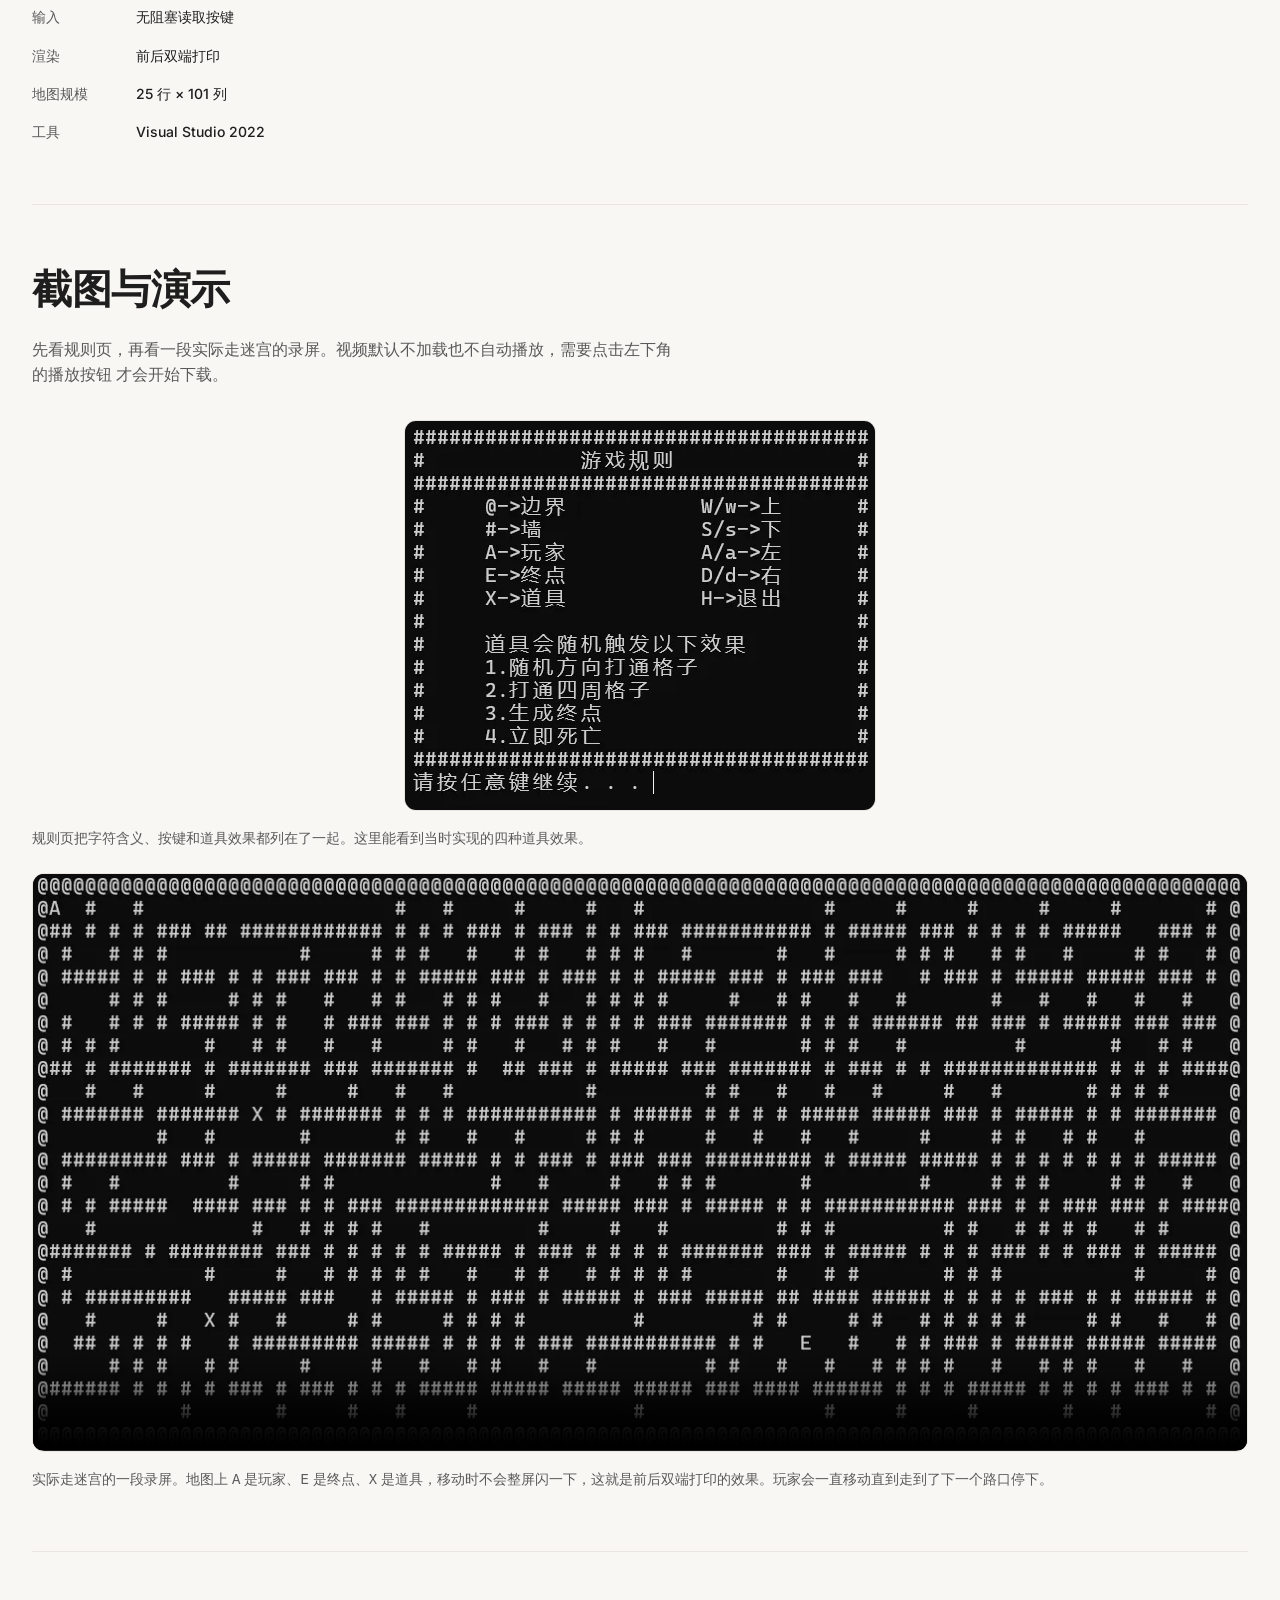
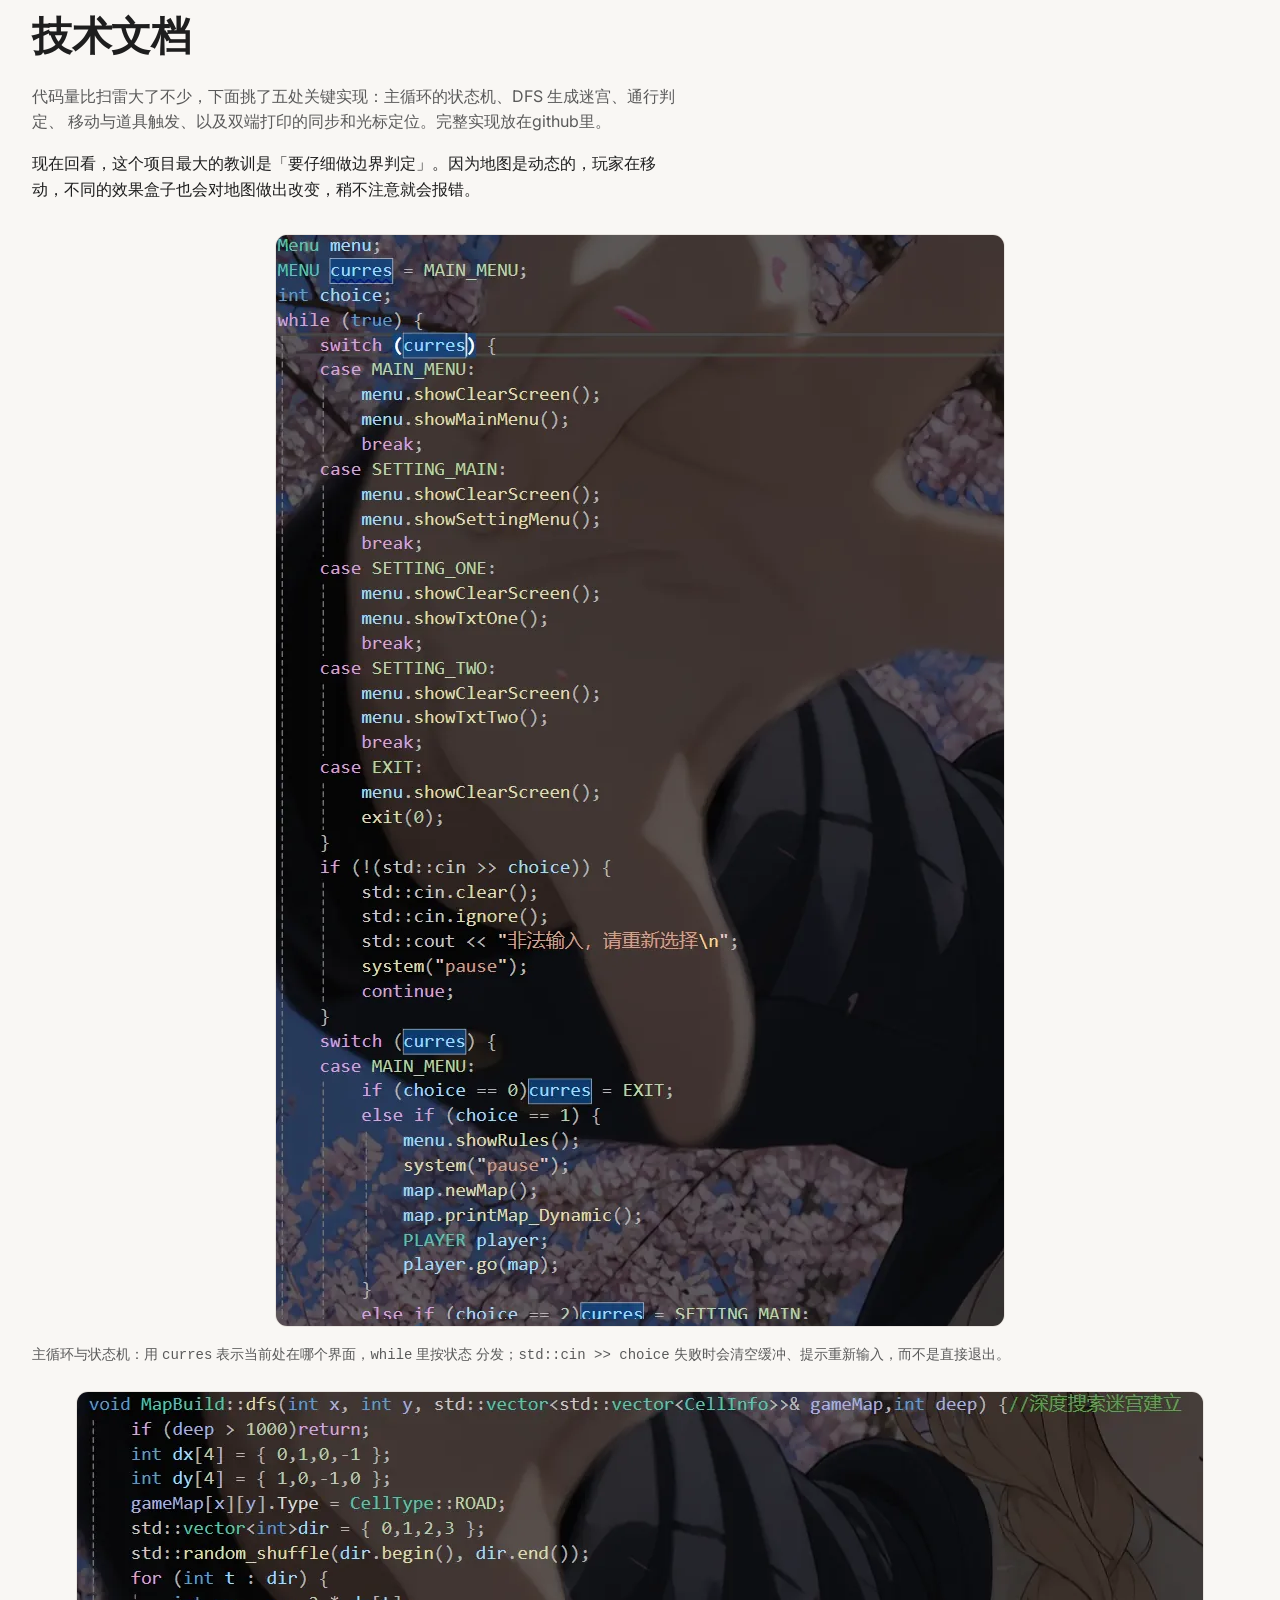
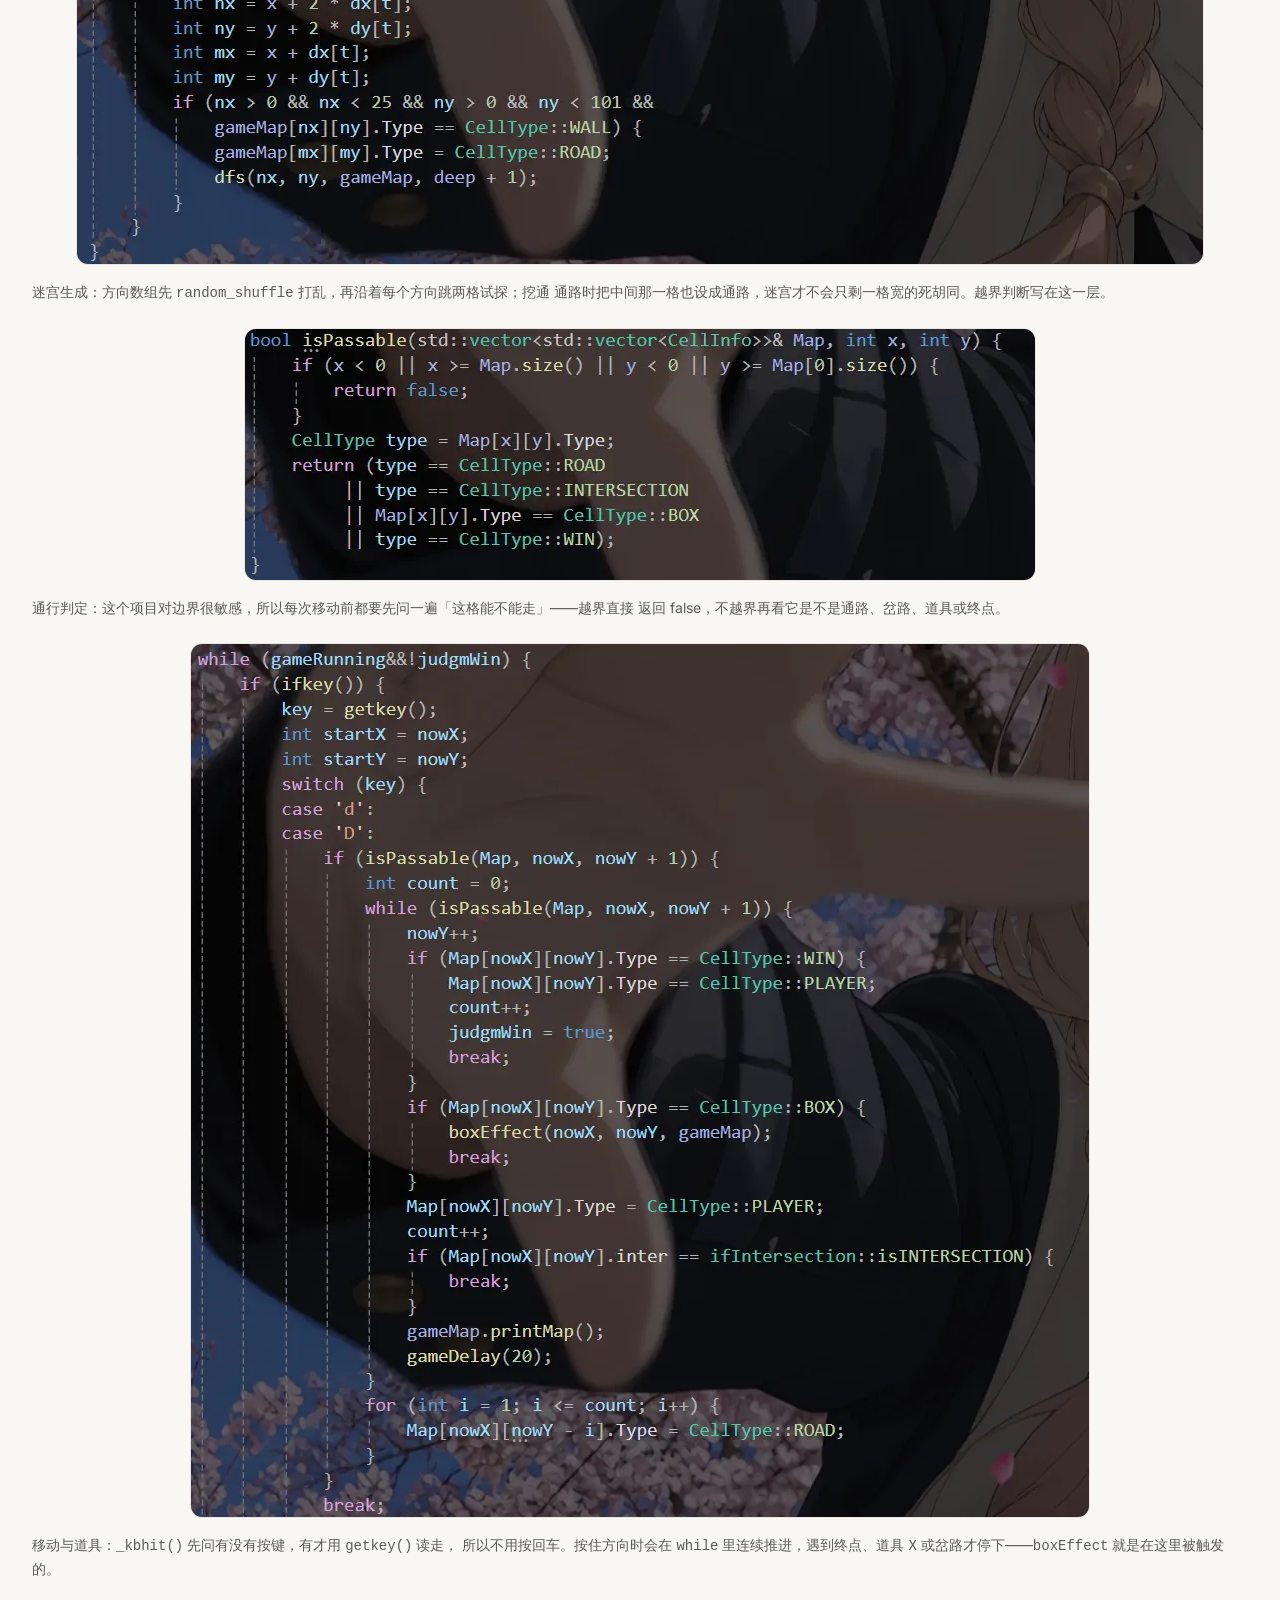
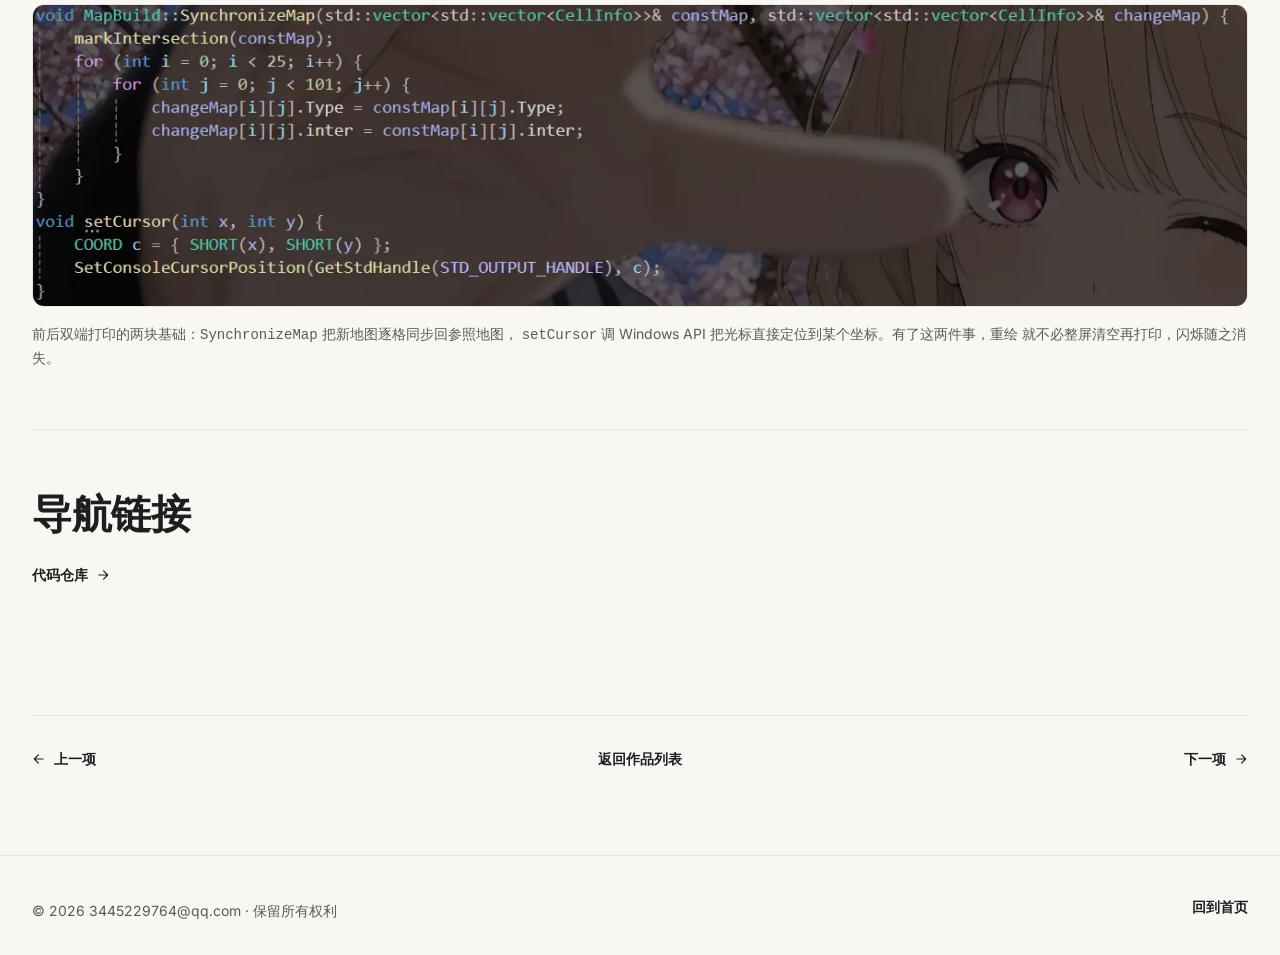
<file: works/maze.html>
<!DOCTYPE html>
<html lang="zh-CN" class="no-js">
<head>
  <meta charset="UTF-8">
  <meta name="viewport" content="width=device-width, initial-scale=1.0">
  <title>迷宫 — Achernar</title>
  <meta name="description" content="用 C++ 写在控制台里的迷宫：DFS 递归回溯生成地图，无阻塞输入读取按键，再用前后双端打印消掉闪烁，前后迭代了三个版本。">
  <meta name="theme-color" content="#f9f7f4">

  <link rel="icon" href="../assets/icons/icon-a.svg" type="image/svg+xml">
  <link rel="icon" href="../assets/icons/icon-a.png" type="image/png" sizes="64x64">
  <link rel="preconnect" href="https://fonts.googleapis.com">
  <link rel="preconnect" href="https://fonts.gstatic.com" crossorigin>
  <link rel="stylesheet" href="https://fonts.googleapis.com/css2?family=Inter:wght@400;500;600;700&display=swap">
  <link rel="stylesheet" href="../css/style.css">
</head>
<body>
  <a class="skip-link" href="#main">跳到主内容</a>

  <!-- ============ 顶部导航 ============ -->
  <header class="site-header" id="top">
    <div class="container site-header__inner">
      <a class="logo" href="../index.html">
        <img class="logo__mark" src="../assets/images/logo.webp" alt="" width="633" height="633" loading="lazy" decoding="async">
        <span class="logo__text">Achernar</span>
      </a>

      <nav class="nav" aria-label="主导航">
        <button class="nav__toggle" type="button" aria-expanded="false" aria-controls="nav-menu">
          <span class="visually-hidden">展开导航菜单</span>
          <svg class="icon nav__toggle-icon nav__toggle-icon--open" viewBox="0 0 24 24" fill="none" stroke="currentColor" stroke-width="2" stroke-linecap="round" aria-hidden="true" focusable="false">
            <path d="M4 7h16M4 12h16M4 17h16"></path>
          </svg>
          <svg class="icon nav__toggle-icon nav__toggle-icon--close" viewBox="0 0 24 24" fill="none" stroke="currentColor" stroke-width="2" stroke-linecap="round" aria-hidden="true" focusable="false">
            <path d="M6 6l12 12M18 6 6 18"></path>
          </svg>
        </button>

        <ul class="nav__list" id="nav-menu" data-open="false">
          <li><a class="nav__link" href="../index.html#works">作品</a></li>
          <li><a class="nav__link" href="../index.html#about">关于</a></li>
          <li><a class="nav__link" href="../index.html#contact">联系</a></li>
        </ul>
      </nav>
    </div>
  </header>

  <main id="main">
    <article class="section">
      <div class="container">
        <!-- ============ 详情头部 ============ -->
        <header class="detail__head">
          <p class="section__eyebrow">Case 02 / 08</p>
          <h1 class="detail__title">迷宫</h1>
          <ul class="tag-list detail__tags">
            <li class="tag">C++</li>
            <li class="tag">控制台</li>
            <li class="tag">DFS</li>
            <li class="tag">无阻塞输入</li>
            <li class="tag">前后双端打印</li>
          </ul>
          <p class="detail__lead">
            为了把编码能力再往上推一档而做的项目。核心是用 DFS 递归生成迷宫，之后前后迭代了三个版本，
            也是在这里第一次碰上「键盘响应」和「刷新闪烁」这类真实问题。
          </p>

          <dl class="spec-list detail__meta">
            <div class="spec">
              <dt class="spec__key">时间</dt>
              <dd class="spec__value">2026 年 3 月</dd>
            </div>
            <div class="spec">
              <dt class="spec__key">角色</dt>
              <dd class="spec__value">独立开发</dd>
            </div>
            <div class="spec">
              <dt class="spec__key">开发环境</dt>
              <dd class="spec__value">Visual Studio 2022</dd>
            </div>
            <div class="spec">
              <dt class="spec__key">状态</dt>
              <dd class="spec__value">可运行/暂停更新</dd>
            </div>
          </dl>
        </header>

        <div class="detail__body">
          <!-- ============ 概览与技术栈 ============ -->
          <section class="detail__section" aria-labelledby="overview-title">
            <h2 id="overview-title">概览与技术栈</h2>
            <p>
              扫雷做完之后想巩固一下自己的知识，于是有了这个迷宫。地图不再是静态摆好的格子，而是每次开局都用
              <strong>DFS 递归回溯</strong>现场挖出来：从一个起点出发，把方向数组打乱，沿着没走过的方向
              一次跳两格挖通路，撞到底就回溯。这样每局的地图都不一样，也顺带把递归和回溯真正写了一遍。
            </p>
            <p>
              缺点是地图尺寸被写死了——25 行 × 101 列，连同所有边界判定都绕不开这两个数字，改一次尺寸要
              连着改好几处，但这是已知的最大地图了，因为dfs开销比较大，地图再大就会炸掉。这个项目的边界检查也写得格外啰嗦，每次移动前都要确认目标格不越界、并且是
              可通行的类型，因为越界一次就会直接崩掉。
            </p>
            <p>
              因为地图是实时重绘的，两个体验问题在这个项目里变得很突出，也是我花时间最多的地方：一是原来
              用 <code>cin</code> 读输入，必须按回车才生效，走一步顿一下，后来换成了无阻塞读取键盘；二是
              25 × 101 的地图整屏清空再重印会闪得很厉害，于是改成了前后双端打印，只重画变化的部分。
            </p>

            <h3>版本迭代</h3>
            <p>
              这个项目前后升了三个版本，每一版都是被「玩起来不舒服」逼出来的：
            </p>
            <p>
              <strong>v2.0</strong> —— 由于版本v1.0单纯走迷宫太无聊，于是把终点从固定位置改成随机分布在地图右半区，
              并给终点加了一个固定房间；地图上加入道具 <code>X</code>，碰到会触发随机效果；首次打开
              地图时不再一次性铺满，而是动态生成，帮玩家快速定位起点、终点和道具的位置。
            </p>
            <p>
              <strong>v3.0</strong> —— 针对 25 × 101 地图整屏重印的强烈闪烁，改用前后双端打印；同时在
              MapBuild 类里加了 <code>mazeOptimization</code> 方法，对 DFS 生成的迷宫做二次优化，把
              规整的走廊打散一些，路径走向更多元。
            </p>

            <h3>技术栈</h3>
            <dl class="spec-list">
              <div class="spec">
                <dt class="spec__key">语言</dt>
                <dd class="spec__value">C++</dd>
              </div>
              <div class="spec">
                <dt class="spec__key">生成算法</dt>
                <dd class="spec__value">DFS 递归回溯，按步长 2 挖路后打通中间格</dd>
              </div>
              <div class="spec">
                <dt class="spec__key">输入</dt>
                <dd class="spec__value">无阻塞读取按键</dd>
              </div>
              <div class="spec">
                <dt class="spec__key">渲染</dt>
                <dd class="spec__value">前后双端打印</dd>
              </div>
              <div class="spec">
                <dt class="spec__key">地图规模</dt>
                <dd class="spec__value">25 行 × 101 列</dd>
              </div>
              <div class="spec">
                <dt class="spec__key">工具</dt>
                <dd class="spec__value">Visual Studio 2022</dd>
              </div>
            </dl>
          </section>

          <!-- ============ 截图与演示 ============ -->
          <section class="detail__section" aria-labelledby="shots-title">
            <h2 id="shots-title">截图与演示</h2>
            <p>
              先看规则页，再看一段实际走迷宫的录屏。视频默认不加载也不自动播放，需要点击左下角的播放按钮
              才会开始下载。
            </p>

            <div class="gallery gallery--single">
              <figure class="shot shot--natural">
                <div class="shot__frame">
                  <img class="shot__img" src="../assets/images/maze-demo-01.webp" alt="游戏规则说明界面，左侧列出 @ 是边界、# 是墙、A 是玩家、E 是终点、X 是道具，右侧是 W/S/A/D 移动与 H 退出的按键说明，下方列出道具会随机触发的效果" width="470" height="389" loading="lazy" decoding="async">
                </div>
                <figcaption class="shot__caption">
                  规则页把字符含义、按键和道具效果都列在了一起。这里能看到当时实现的四种道具效果。
                </figcaption>
              </figure>

              <figure class="shot shot--natural">
                <div class="shot__frame">
                  <video class="shot__video" src="../assets/video/maze-demo.mp4" poster="../assets/images/maze-cover.webp" width="1276" height="634" controls preload="none" playsinline>
                    你的浏览器不支持 HTML5 视频，无法在这里播放这段录屏。
                  </video>
                </div>
                <figcaption class="shot__caption">
                  实际走迷宫的一段录屏。地图上 <code>A</code> 是玩家、<code>E</code> 是终点、<code>X</code>
                  是道具，移动时不会整屏闪一下，这就是前后双端打印的效果。玩家会一直移动直到走到了下一个路口停下。
                </figcaption>
              </figure>
            </div>
          </section>

          <!-- ============ 技术文档 ============ -->
          <section class="detail__section" aria-labelledby="docs-title">
            <h2 id="docs-title">技术文档</h2>
            <p>
              代码量比扫雷大了不少，下面挑了五处关键实现：主循环的状态机、DFS 生成迷宫、通行判定、
              移动与道具触发、以及双端打印的同步和光标定位。完整实现放在github里。
            </p>
            <p>
              现在回看，这个项目最大的教训是「要仔细做边界判定」。因为地图是动态的，玩家在移动，不同的效果盒子也会对地图做出改变，稍不注意就会报错。
            </p>

            <div class="gallery gallery--single">
              <figure class="shot shot--natural">
                <div class="shot__frame">
                  <img class="shot__img" src="../assets/images/maze-doc-01.webp" alt="C++ 代码截图：主函数的 while 循环里用 switch 按 curres 状态分发到主菜单、设置菜单等分支，读取失败时清空输入缓冲并提示重新选择" width="728" height="1091" loading="lazy" decoding="async">
                </div>
                <figcaption class="shot__caption">
                  主循环与状态机：用 <code>curres</code> 表示当前处在哪个界面，<code>while</code> 里按状态
                  分发；<code>std::cin &gt;&gt; choice</code> 失败时会清空缓冲、提示重新输入，而不是直接退出。
                </figcaption>
              </figure>

              <figure class="shot shot--natural">
                <div class="shot__frame">
                  <img class="shot__img" src="../assets/images/maze-doc-02.webp" alt="C++ 代码截图：mapBuild::dfs 用递归深度优先搜索生成迷宫，方向数组随机打乱后按步长 2 挖开通路，并把两格之间的那一格也设为通路" width="1126" height="472" loading="lazy" decoding="async">
                </div>
                <figcaption class="shot__caption">
                  迷宫生成：方向数组先 <code>random_shuffle</code> 打乱，再沿着每个方向跳两格试探；挖通
                  通路时把中间那一格也设成通路，迷宫才不会只剩一格宽的死胡同。越界判断写在这一层。
                </figcaption>
              </figure>

              <figure class="shot shot--natural">
                <div class="shot__frame">
                  <img class="shot__img" src="../assets/images/maze-doc-03.webp" alt="C++ 代码截图：isPassable 先判断坐标是否越界，再判断该格类型是否为 ROAD、INTERSECTION、BOX 或 WIN" width="790" height="251" loading="lazy" decoding="async">
                </div>
                <figcaption class="shot__caption">
                  通行判定：这个项目对边界很敏感，所以每次移动前都要先问一遍「这格能不能走」——越界直接
                  返回 false，不越界再看它是不是通路、岔路、道具或终点。
                </figcaption>
              </figure>

              <figure class="shot shot--natural">
                <div class="shot__frame">
                  <img class="shot__img" src="../assets/images/maze-doc-04.webp" alt="C++ 代码截图：移动逻辑用 _kbhit 和 getkey 无阻塞读取按键，向右移动时在 while 循环里连续推进，碰到终点、道具或岔路才停下" width="898" height="873" loading="lazy" decoding="async">
                </div>
                <figcaption class="shot__caption">
                  移动与道具：<code>_kbhit()</code> 先问有没有按键，有才用 <code>getkey()</code> 读走，
                  所以不用按回车。按住方向时会在 <code>while</code> 里连续推进，遇到终点、道具 <code>X</code>
                  或岔路才停下——<code>boxEffect</code> 就是在这里被触发的。
                </figcaption>
              </figure>

              <figure class="shot shot--natural">
                <div class="shot__frame">
                  <img class="shot__img" src="../assets/images/maze-doc-05.webp" alt="C++ 代码截图：SynchronizeMap 用双层循环把新地图逐格同步到参照地图，setCursor 调用 SetConsoleCursorPosition 把光标定位到指定坐标" width="1318" height="327" loading="lazy" decoding="async">
                </div>
                <figcaption class="shot__caption">
                  前后双端打印的两块基础：<code>SynchronizeMap</code> 把新地图逐格同步回参照地图，
                  <code>setCursor</code> 调 Windows API 把光标直接定位到某个坐标。有了这两件事，重绘
                  就不必整屏清空再打印，闪烁随之消失。
                </figcaption>
              </figure>
            </div>
          </section>

          <!-- ============ 导航链接 ============ -->
          <section class="detail__section" aria-labelledby="links-title">
            <h2 id="links-title">导航链接</h2>
            <ul class="link-list">
              <li>
                <a class="link-more" href="https://github.com/AchernarX11/-cpp-Maze">
                  代码仓库
                  <svg class="icon" viewBox="0 0 24 24" fill="none" stroke="currentColor" stroke-width="2" stroke-linecap="round" stroke-linejoin="round" aria-hidden="true" focusable="false">
                    <path d="M5 12h14M13 5l7 7-7 7"></path>
                  </svg>
                </a>
              </li>
            </ul>
          </section>

          <!-- ============ 翻页导航 ============ -->
          <nav class="pager" aria-label="作品之间切换">
            <a class="pager__link pager__link--prev" href="minesweeper.html" aria-label="上一个作品：扫雷">
              <svg class="icon" viewBox="0 0 24 24" fill="none" stroke="currentColor" stroke-width="2" stroke-linecap="round" stroke-linejoin="round" aria-hidden="true" focusable="false">
                <path d="M5 12h14M13 5l7 7-7 7"></path>
              </svg>
              上一项
            </a>
            <a class="pager__link pager__link--back" href="../index.html#works">返回作品列表</a>
            <a class="pager__link pager__link--next" href="wordtrip.html" aria-label="下一个作品：词途奇遇">
              下一项
              <svg class="icon" viewBox="0 0 24 24" fill="none" stroke="currentColor" stroke-width="2" stroke-linecap="round" stroke-linejoin="round" aria-hidden="true" focusable="false">
                <path d="M5 12h14M13 5l7 7-7 7"></path>
              </svg>
            </a>
          </nav>
        </div>
      </div>
    </article>
  </main>

  <!-- ============ 页脚 ============ -->
  <footer class="site-footer">
    <div class="container site-footer__inner">
      <p class="site-footer__text">© 2026 3445229764@qq.com · 保留所有权利</p>
      <a class="link-more" href="../index.html#top">回到首页</a>
    </div>
  </footer>

  <script src="../js/modules/menu.js"></script>
  <script src="../js/modules/scroll.js"></script>
  <script src="../js/modules/form.js"></script>
  <script src="../js/main.js"></script>
</body>
</html>
</file>
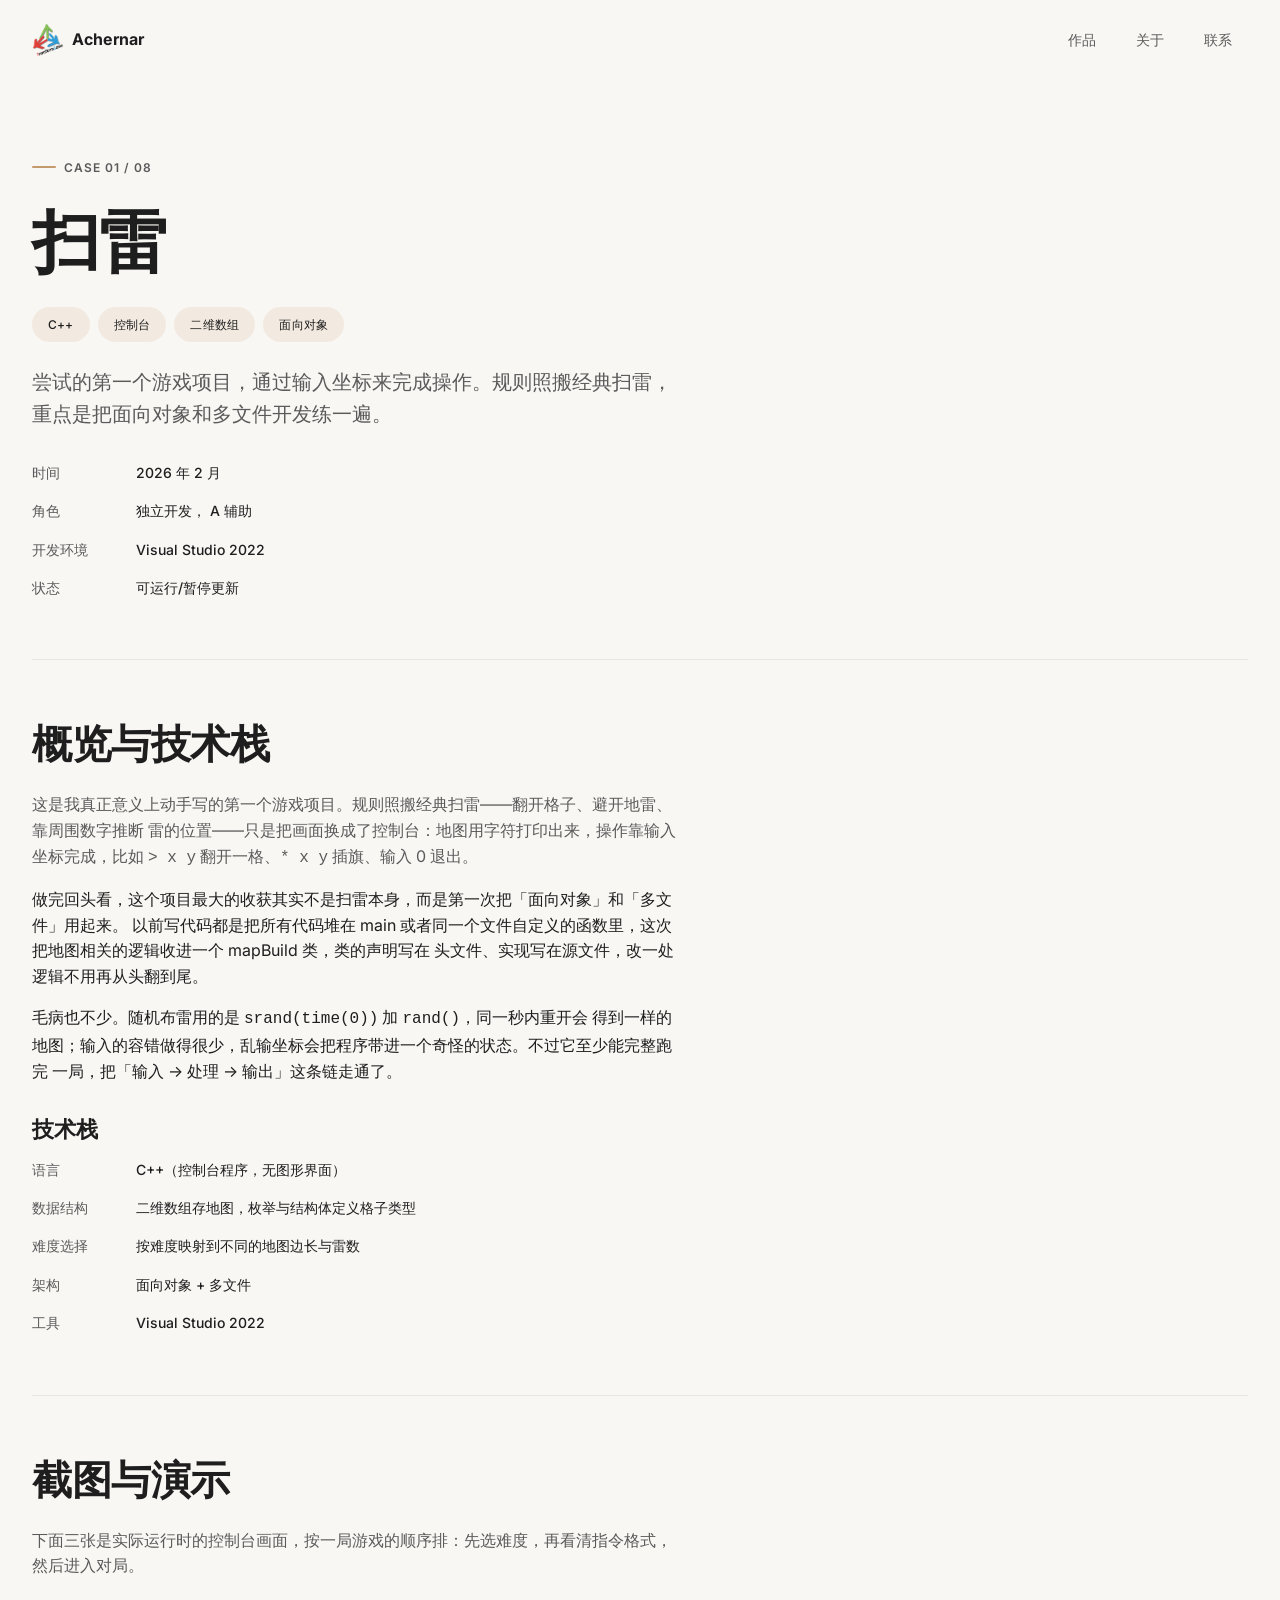
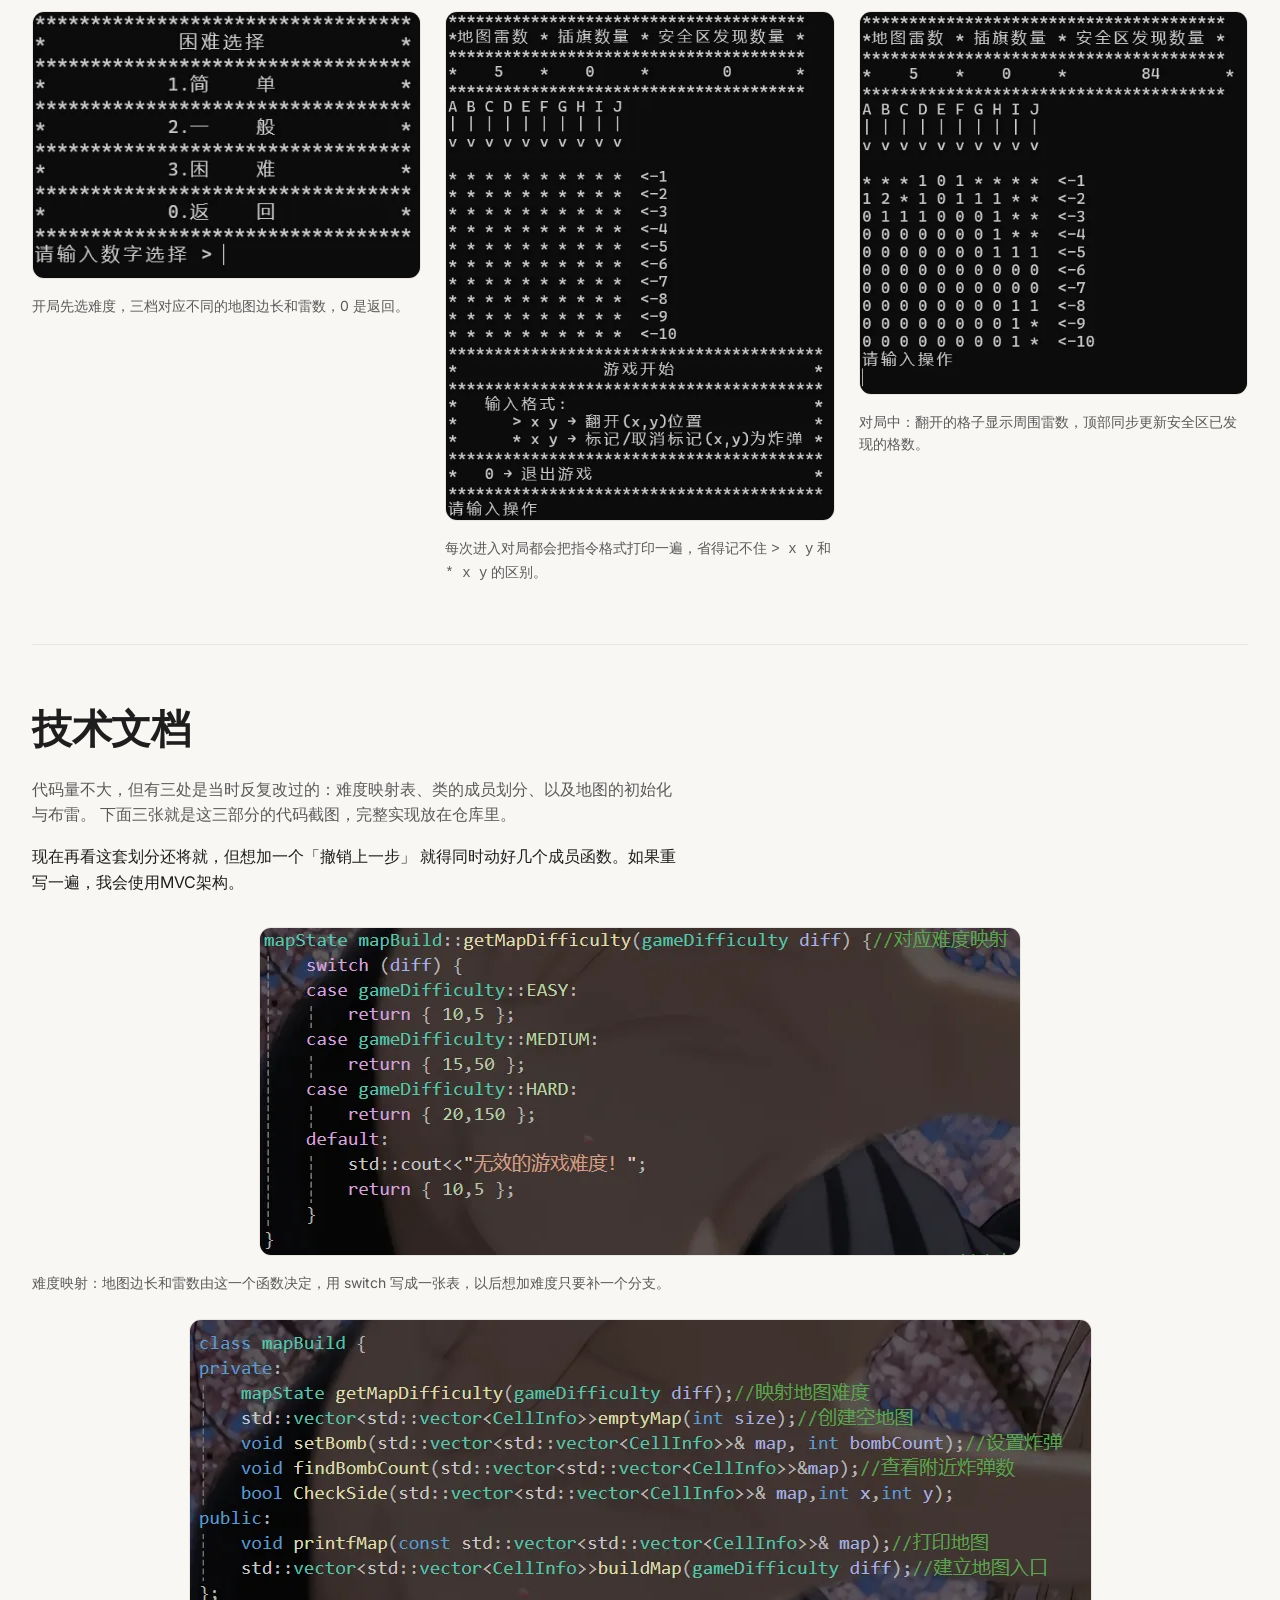
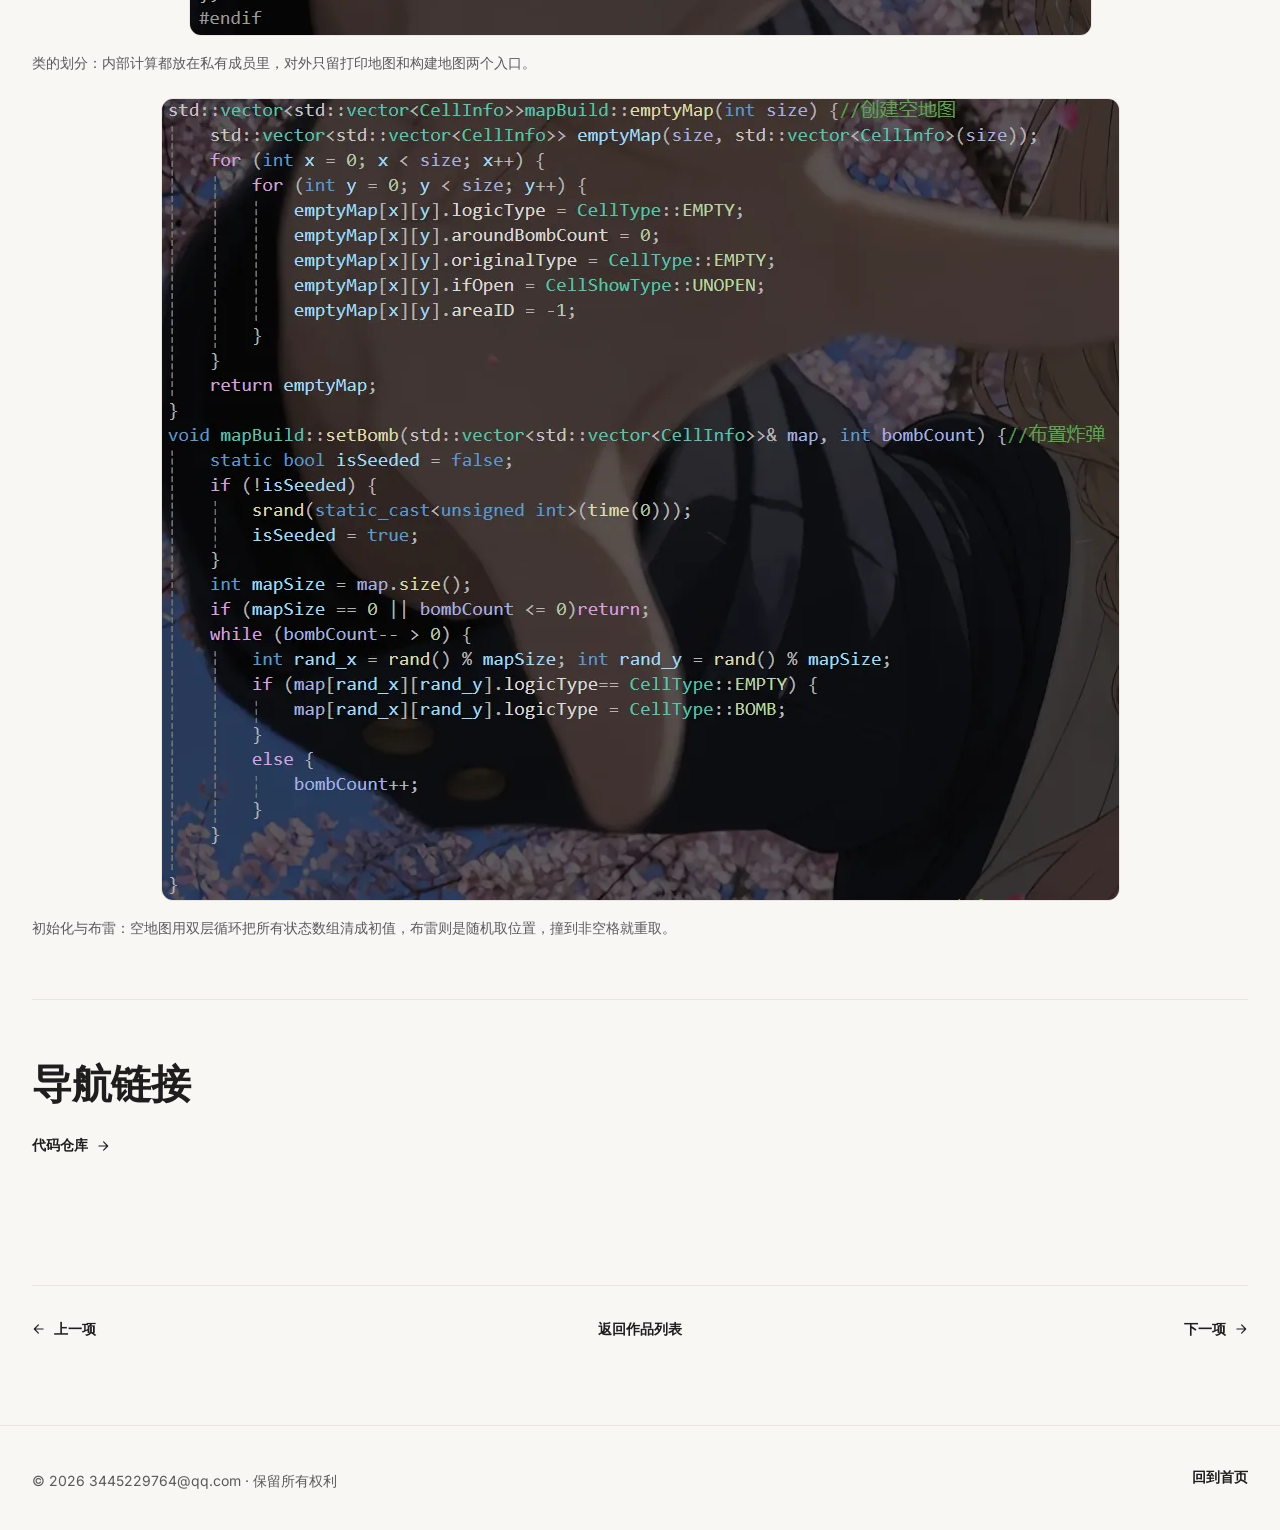
<file: works/minesweeper.html>
<!DOCTYPE html>
<html lang="zh-CN" class="no-js">
<head>
  <meta charset="UTF-8">
  <meta name="viewport" content="width=device-width, initial-scale=1.0">
  <title>扫雷 — Achernar</title>
  <meta name="description" content="用 C++ 写在控制台里的扫雷，是我入门游戏开发的第一个项目：二维数组存地图、按难度映射雷数，通过输入坐标来完成操作。">
  <meta name="theme-color" content="#f9f7f4">

  <link rel="icon" href="../assets/icons/icon-a.svg" type="image/svg+xml">
  <link rel="icon" href="../assets/icons/icon-a.png" type="image/png" sizes="64x64">
  <link rel="preconnect" href="https://fonts.googleapis.com">
  <link rel="preconnect" href="https://fonts.gstatic.com" crossorigin>
  <link rel="stylesheet" href="https://fonts.googleapis.com/css2?family=Inter:wght@400;500;600;700&display=swap">
  <link rel="stylesheet" href="../css/style.css">
</head>
<body>
  <a class="skip-link" href="#main">跳到主内容</a>

  <!-- ============ 顶部导航 ============ -->
  <header class="site-header" id="top">
    <div class="container site-header__inner">
      <a class="logo" href="../index.html">
        <img class="logo__mark" src="../assets/images/logo.webp" alt="" width="633" height="633" loading="lazy" decoding="async">
        <span class="logo__text">Achernar</span>
      </a>

      <nav class="nav" aria-label="主导航">
        <button class="nav__toggle" type="button" aria-expanded="false" aria-controls="nav-menu">
          <span class="visually-hidden">展开导航菜单</span>
          <svg class="icon nav__toggle-icon nav__toggle-icon--open" viewBox="0 0 24 24" fill="none" stroke="currentColor" stroke-width="2" stroke-linecap="round" aria-hidden="true" focusable="false">
            <path d="M4 7h16M4 12h16M4 17h16"></path>
          </svg>
          <svg class="icon nav__toggle-icon nav__toggle-icon--close" viewBox="0 0 24 24" fill="none" stroke="currentColor" stroke-width="2" stroke-linecap="round" aria-hidden="true" focusable="false">
            <path d="M6 6l12 12M18 6 6 18"></path>
          </svg>
        </button>

        <ul class="nav__list" id="nav-menu" data-open="false">
          <li><a class="nav__link" href="../index.html#works">作品</a></li>
          <li><a class="nav__link" href="../index.html#about">关于</a></li>
          <li><a class="nav__link" href="../index.html#contact">联系</a></li>
        </ul>
      </nav>
    </div>
  </header>

  <main id="main">
    <article class="section">
      <div class="container">
        <!-- ============ 详情头部 ============ -->
        <header class="detail__head">
          <p class="section__eyebrow">Case 01 / 08</p>
          <h1 class="detail__title">扫雷</h1>
          <ul class="tag-list detail__tags">
            <li class="tag">C++</li>
            <li class="tag">控制台</li>
            <li class="tag">二维数组</li>
            <li class="tag">面向对象</li>
          </ul>
          <p class="detail__lead">
            尝试的第一个游戏项目，通过输入坐标来完成操作。规则照搬经典扫雷，重点是把面向对象和多文件开发练一遍。
          </p>

          <dl class="spec-list detail__meta">
            <div class="spec">
              <dt class="spec__key">时间</dt>
              <dd class="spec__value">2026 年 2 月</dd>
            </div>
            <div class="spec">
              <dt class="spec__key">角色</dt>
              <dd class="spec__value">独立开发， A 辅助</dd>
            </div>
            <div class="spec">
              <dt class="spec__key">开发环境</dt>
              <dd class="spec__value">Visual Studio 2022</dd>
            </div>
            <div class="spec">
              <dt class="spec__key">状态</dt>
              <dd class="spec__value">可运行/暂停更新</dd>
            </div>
          </dl>
        </header>

        <div class="detail__body">
          <!-- ============ 概览与技术栈 ============ -->
          <section class="detail__section" aria-labelledby="overview-title">
            <h2 id="overview-title">概览与技术栈</h2>
            <p>
              这是我真正意义上动手写的第一个游戏项目。规则照搬经典扫雷——翻开格子、避开地雷、靠周围数字推断
              雷的位置——只是把画面换成了控制台：地图用字符打印出来，操作靠输入坐标完成，比如
              <code>&gt; x y</code> 翻开一格、<code>* x y</code> 插旗、输入 0 退出。
            </p>
            <p>
              做完回头看，这个项目最大的收获其实不是扫雷本身，而是第一次把「面向对象」和「多文件」用起来。
              以前写代码都是把所有代码堆在 main 或者同一个文件自定义的函数里，这次把地图相关的逻辑收进一个 mapBuild 类，类的声明写在
              头文件、实现写在源文件，改一处逻辑不用再从头翻到尾。
            </p>
            <p>
              毛病也不少。随机布雷用的是 <code>srand(time(0))</code> 加 <code>rand()</code>，同一秒内重开会
              得到一样的地图；输入的容错做得很少，乱输坐标会把程序带进一个奇怪的状态。不过它至少能完整跑完
              一局，把「输入 → 处理 → 输出」这条链走通了。
            </p>

            <h3>技术栈</h3>
            <dl class="spec-list">
              <div class="spec">
                <dt class="spec__key">语言</dt>
                <dd class="spec__value">C++（控制台程序，无图形界面）</dd>
              </div>
              <div class="spec">
                <dt class="spec__key">数据结构</dt>
                <dd class="spec__value">二维数组存地图，枚举与结构体定义格子类型</dd>
              </div>
              <div class="spec">
                <dt class="spec__key">难度选择</dt>
                <dd class="spec__value">按难度映射到不同的地图边长与雷数</dd>
              </div>
              <div class="spec">
                <dt class="spec__key">架构</dt>
                <dd class="spec__value">面向对象 + 多文件</dd>
              </div>
              <div class="spec">
                <dt class="spec__key">工具</dt>
                <dd class="spec__value">Visual Studio 2022</dd>
              </div>
            </dl>
          </section>

          <!-- ============ 截图与演示 ============ -->
          <section class="detail__section" aria-labelledby="shots-title">
            <h2 id="shots-title">截图与演示</h2>
            <p>
              下面三张是实际运行时的控制台画面，按一局游戏的顺序排：先选难度，再看清指令格式，然后进入对局。
            </p>

            <div class="gallery">
              <figure class="shot shot--natural">
                <div class="shot__frame">
                  <img class="shot__img" src="../assets/images/minesweeper-demo-01.webp" alt="难度选择菜单，列出简单、一般、困难、返回四项，底部提示输入数字选择" width="419" height="288" loading="lazy" decoding="async">
                </div>
                <figcaption class="shot__caption">
                  开局先选难度，三档对应不同的地图边长和雷数，0 是返回。
                </figcaption>
              </figure>

              <figure class="shot shot--natural">
                <div class="shot__frame">
                  <img class="shot__img" src="../assets/images/minesweeper-demo-02.webp" alt="游戏开始界面，显示初始地图和三条指令格式说明，底部等待输入操作" width="509" height="668" loading="lazy" decoding="async">
                </div>
                <figcaption class="shot__caption">
                  每次进入对局都会把指令格式打印一遍，省得记不住 <code>&gt; x y</code> 和 <code>* x y</code> 的区别。
                </figcaption>
              </figure>

              <figure class="shot shot--natural">
                <div class="shot__frame">
                  <img class="shot__img" src="../assets/images/minesweeper-demo-03.webp" alt="对局中的控制台画面，安全区已发现 84 格，翻开的格子显示出 0、1、2 等周围雷数" width="499" height="492" loading="lazy" decoding="async">
                </div>
                <figcaption class="shot__caption">
                  对局中：翻开的格子显示周围雷数，顶部同步更新安全区已发现的格数。
                </figcaption>
              </figure>
            </div>
          </section>

          <!-- ============ 技术文档 ============ -->
          <section class="detail__section" aria-labelledby="docs-title">
            <h2 id="docs-title">技术文档</h2>
            <p>
              代码量不大，但有三处是当时反复改过的：难度映射表、类的成员划分、以及地图的初始化与布雷。
              下面三张就是这三部分的代码截图，完整实现放在仓库里。
            </p>
            <p>
              现在再看这套划分还将就，但想加一个「撤销上一步」
              就得同时动好几个成员函数。如果重写一遍，我会使用MVC架构。
            </p>

            <div class="gallery gallery--single">
              <figure class="shot shot--natural">
                <div class="shot__frame">
                  <img class="shot__img" src="../assets/images/minesweeper-doc-01.webp" alt="C++ 代码截图：getMapDifficulty 函数用 switch 按难度返回不同的地图边长与雷数" width="760" height="327" loading="lazy" decoding="async">
                </div>
                <figcaption class="shot__caption">
                  难度映射：地图边长和雷数由这一个函数决定，用 switch 写成一张表，以后想加难度只要补一个分支。
                </figcaption>
              </figure>

              <figure class="shot shot--natural">
                <div class="shot__frame">
                  <img class="shot__img" src="../assets/images/minesweeper-doc-02.webp" alt="C++ 代码截图：mapBuild 类的成员函数声明，分为私有与公有两部分" width="901" height="315" loading="lazy" decoding="async">
                </div>
                <figcaption class="shot__caption">
                  类的划分：内部计算都放在私有成员里，对外只留打印地图和构建地图两个入口。
                </figcaption>
              </figure>

              <figure class="shot shot--natural">
                <div class="shot__frame">
                  <img class="shot__img" src="../assets/images/minesweeper-doc-03.webp" alt="C++ 代码截图：emptyMap 用双层循环初始化地图状态，setBomb 用 rand 随机布雷" width="957" height="801" loading="lazy" decoding="async">
                </div>
                <figcaption class="shot__caption">
                  初始化与布雷：空地图用双层循环把所有状态数组清成初值，布雷则是随机取位置，撞到非空格就重取。
                </figcaption>
              </figure>
            </div>
          </section>

          <!-- ============ 导航链接 ============ -->
          <section class="detail__section" aria-labelledby="links-title">
            <h2 id="links-title">导航链接</h2>
            <ul class="link-list">
              <li>
                <a class="link-more" href="https://github.com/AchernarX11/-CPP-Minesweeper">
                  代码仓库
                  <svg class="icon" viewBox="0 0 24 24" fill="none" stroke="currentColor" stroke-width="2" stroke-linecap="round" stroke-linejoin="round" aria-hidden="true" focusable="false">
                    <path d="M5 12h14M13 5l7 7-7 7"></path>
                  </svg>
                </a>
              </li>
            </ul>
          </section>

          <!-- ============ 翻页导航 ============ -->
          <nav class="pager" aria-label="作品之间切换">
            <a class="pager__link pager__link--prev" href="dungeon.html" aria-label="上一个作品：地牢">
              <svg class="icon" viewBox="0 0 24 24" fill="none" stroke="currentColor" stroke-width="2" stroke-linecap="round" stroke-linejoin="round" aria-hidden="true" focusable="false">
                <path d="M5 12h14M13 5l7 7-7 7"></path>
              </svg>
              上一项
            </a>
            <a class="pager__link pager__link--back" href="../index.html#works">返回作品列表</a>
            <a class="pager__link pager__link--next" href="maze.html" aria-label="下一个作品：迷宫">
              下一项
              <svg class="icon" viewBox="0 0 24 24" fill="none" stroke="currentColor" stroke-width="2" stroke-linecap="round" stroke-linejoin="round" aria-hidden="true" focusable="false">
                <path d="M5 12h14M13 5l7 7-7 7"></path>
              </svg>
            </a>
          </nav>
        </div>
      </div>
    </article>
  </main>

  <!-- ============ 页脚 ============ -->
  <footer class="site-footer">
    <div class="container site-footer__inner">
      <p class="site-footer__text">© 2026 3445229764@qq.com · 保留所有权利</p>
      <a class="link-more" href="../index.html#top">回到首页</a>
    </div>
  </footer>

  <script src="../js/modules/menu.js"></script>
  <script src="../js/modules/scroll.js"></script>
  <script src="../js/modules/form.js"></script>
  <script src="../js/main.js"></script>
</body>
</html>
</file>
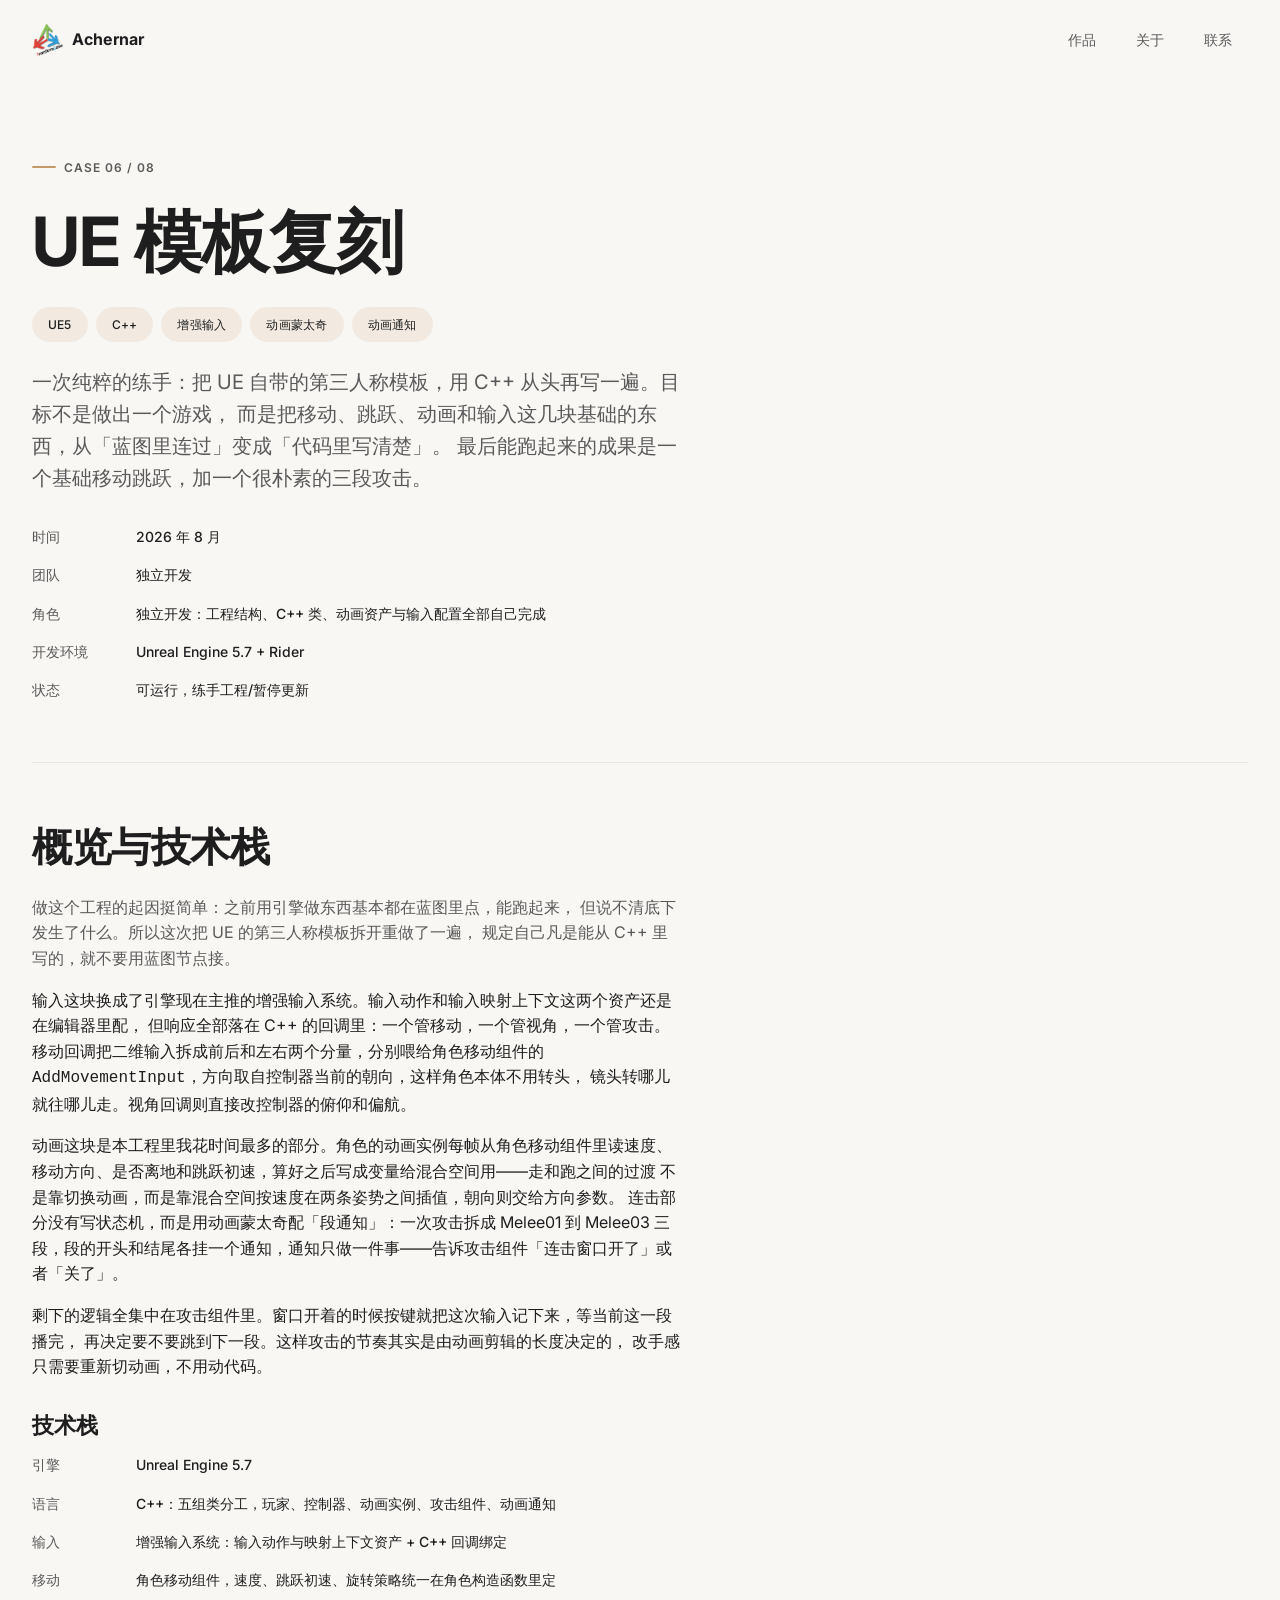
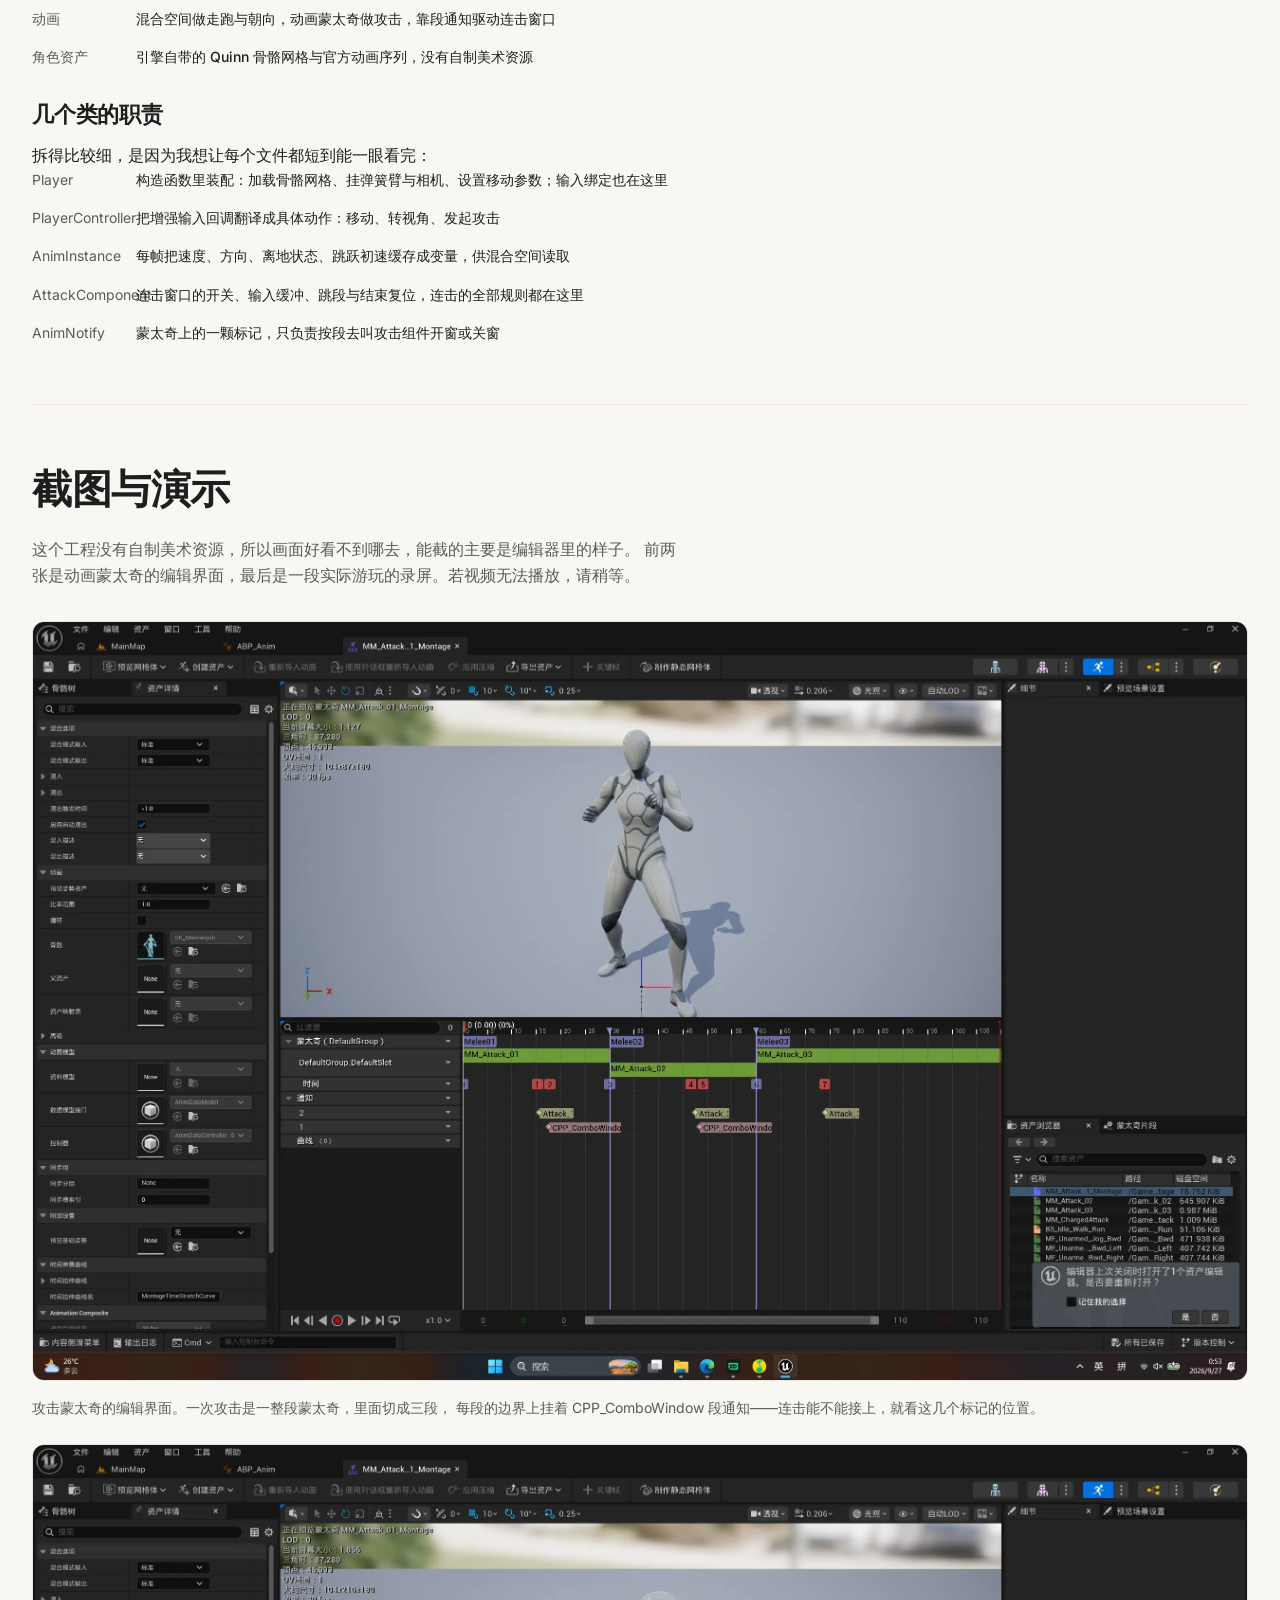
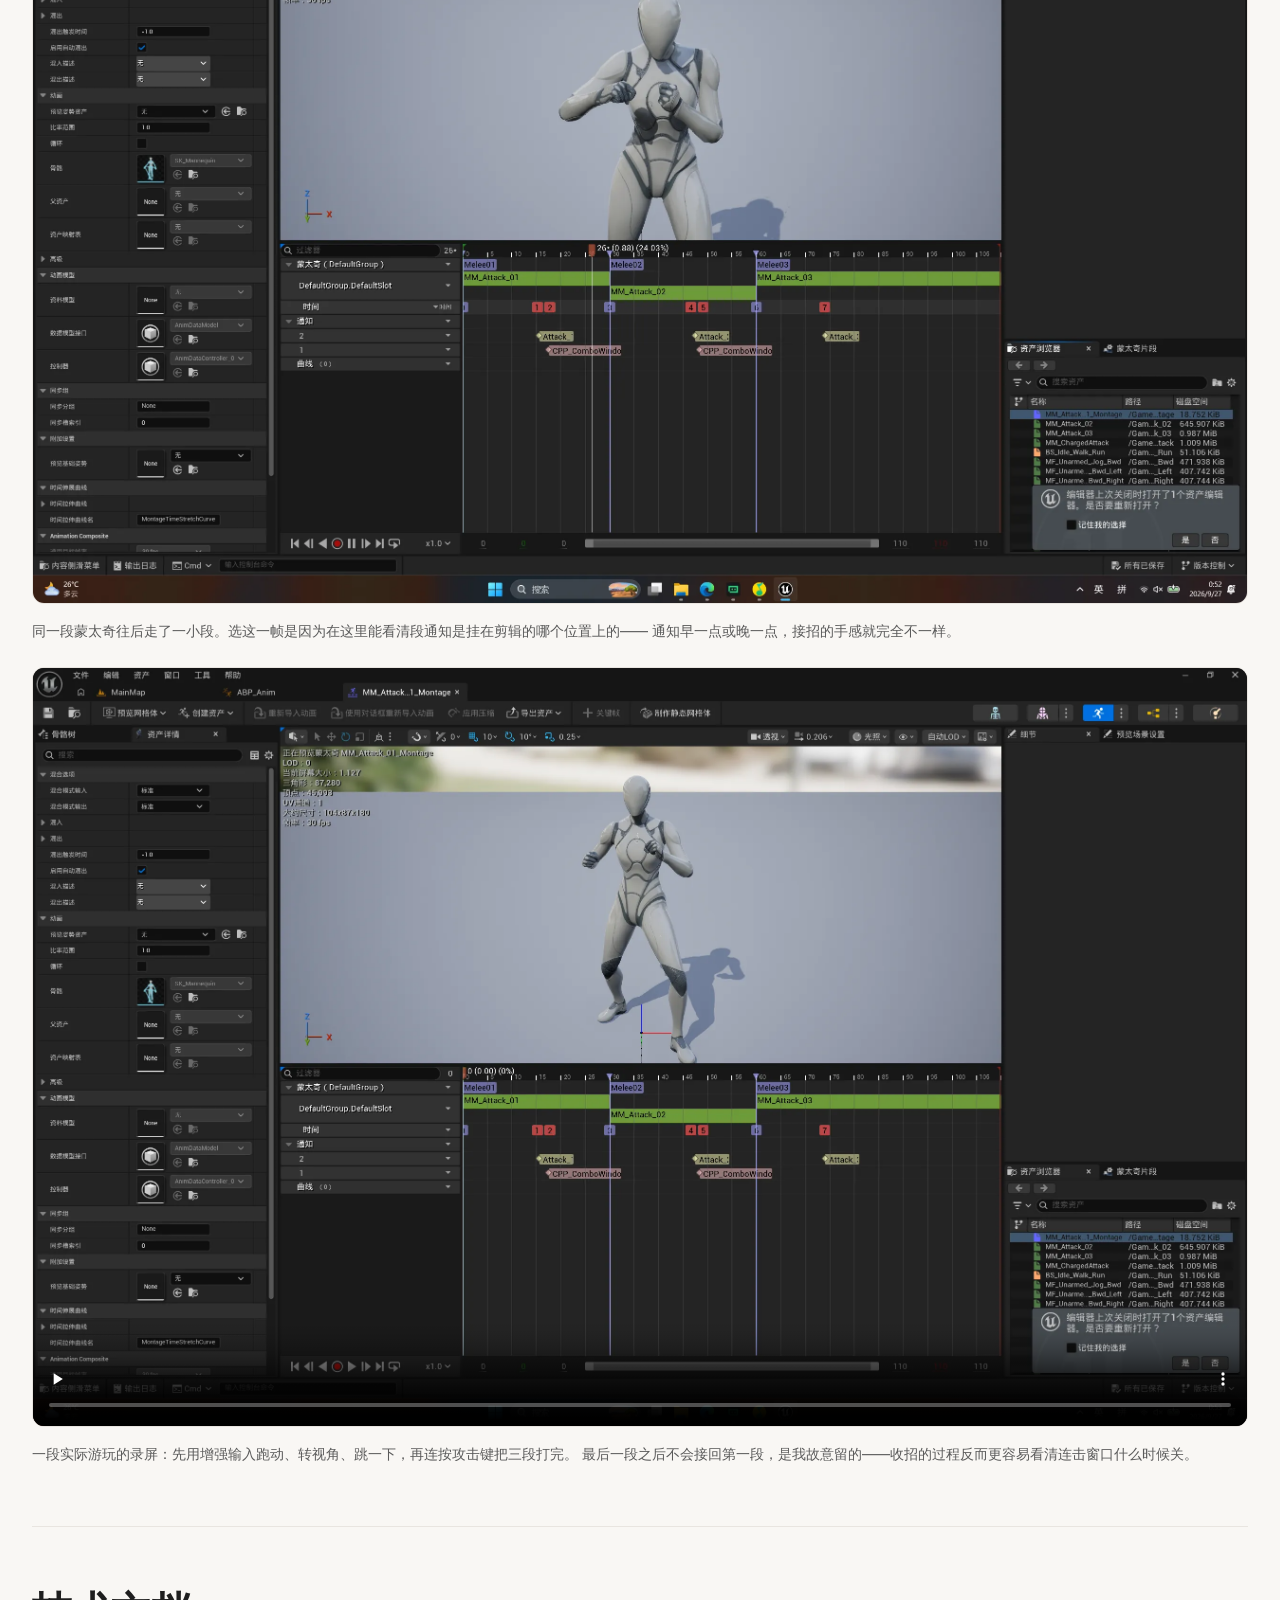
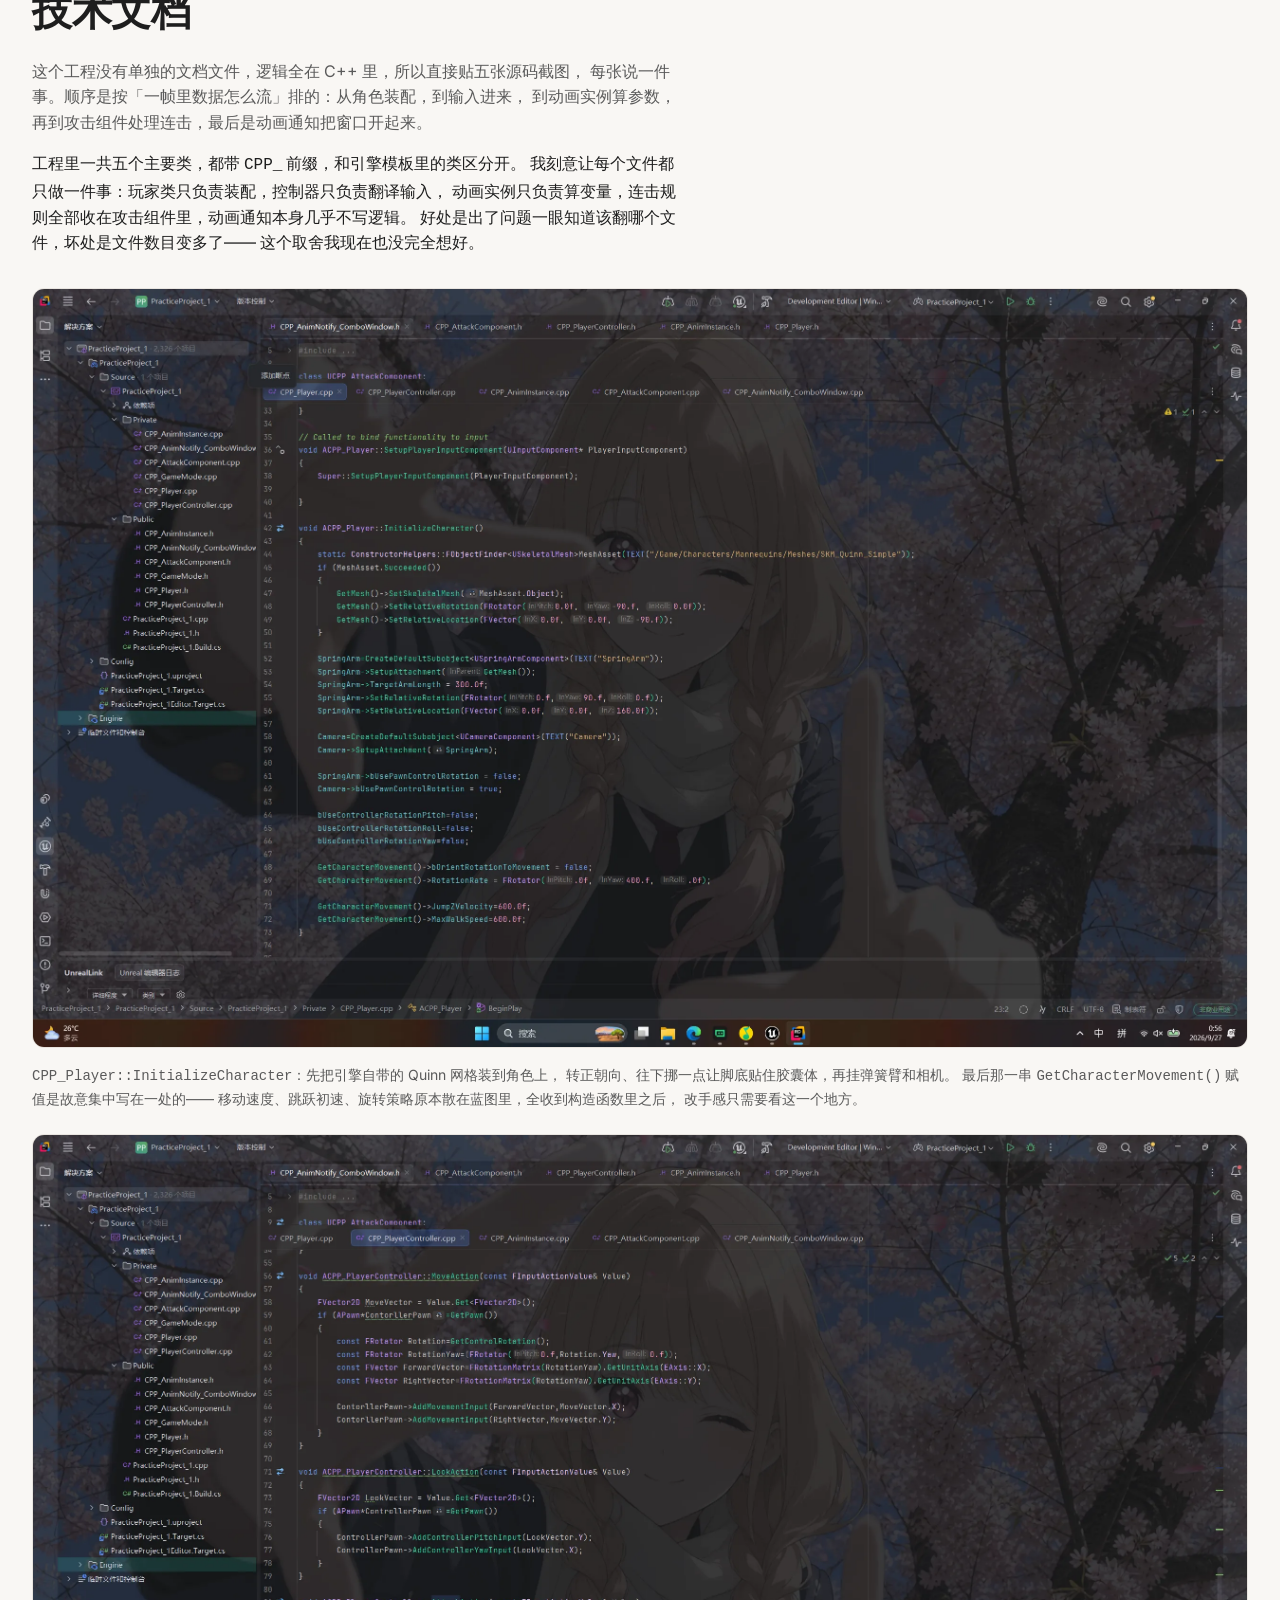
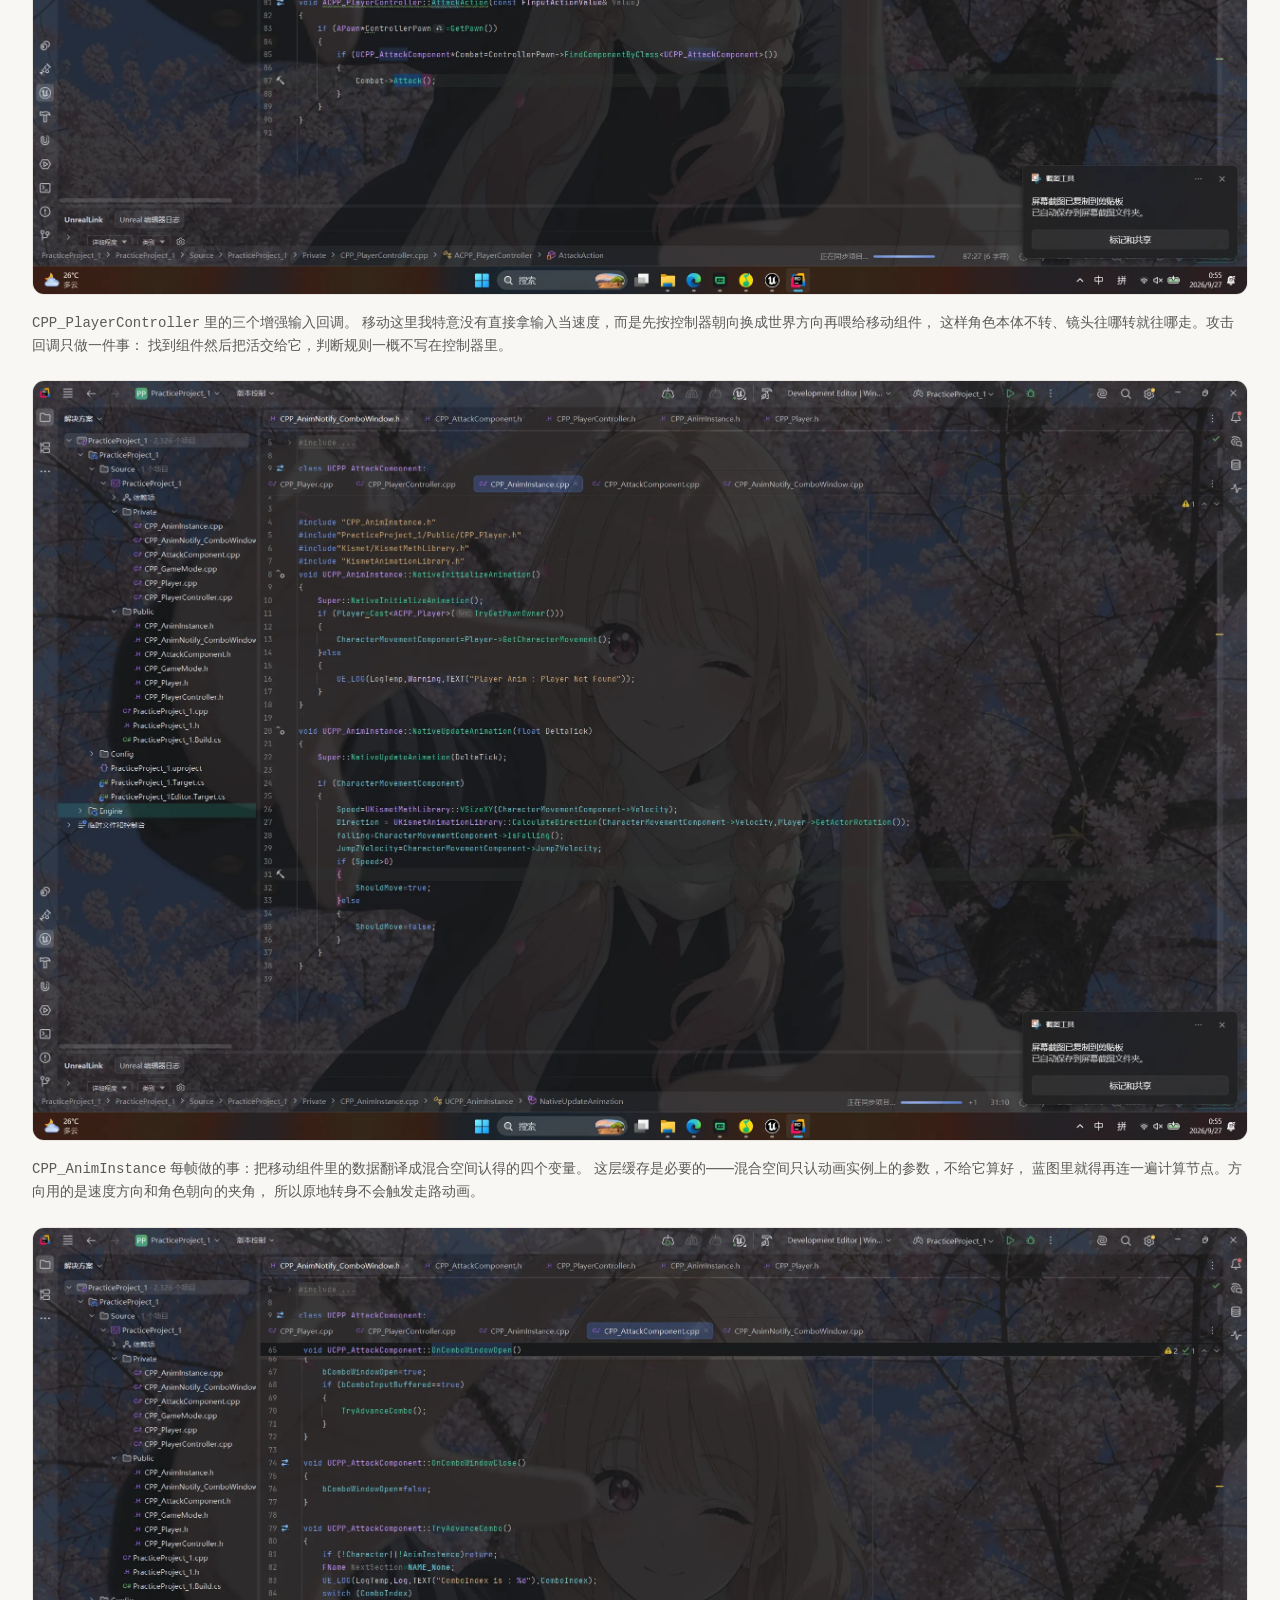
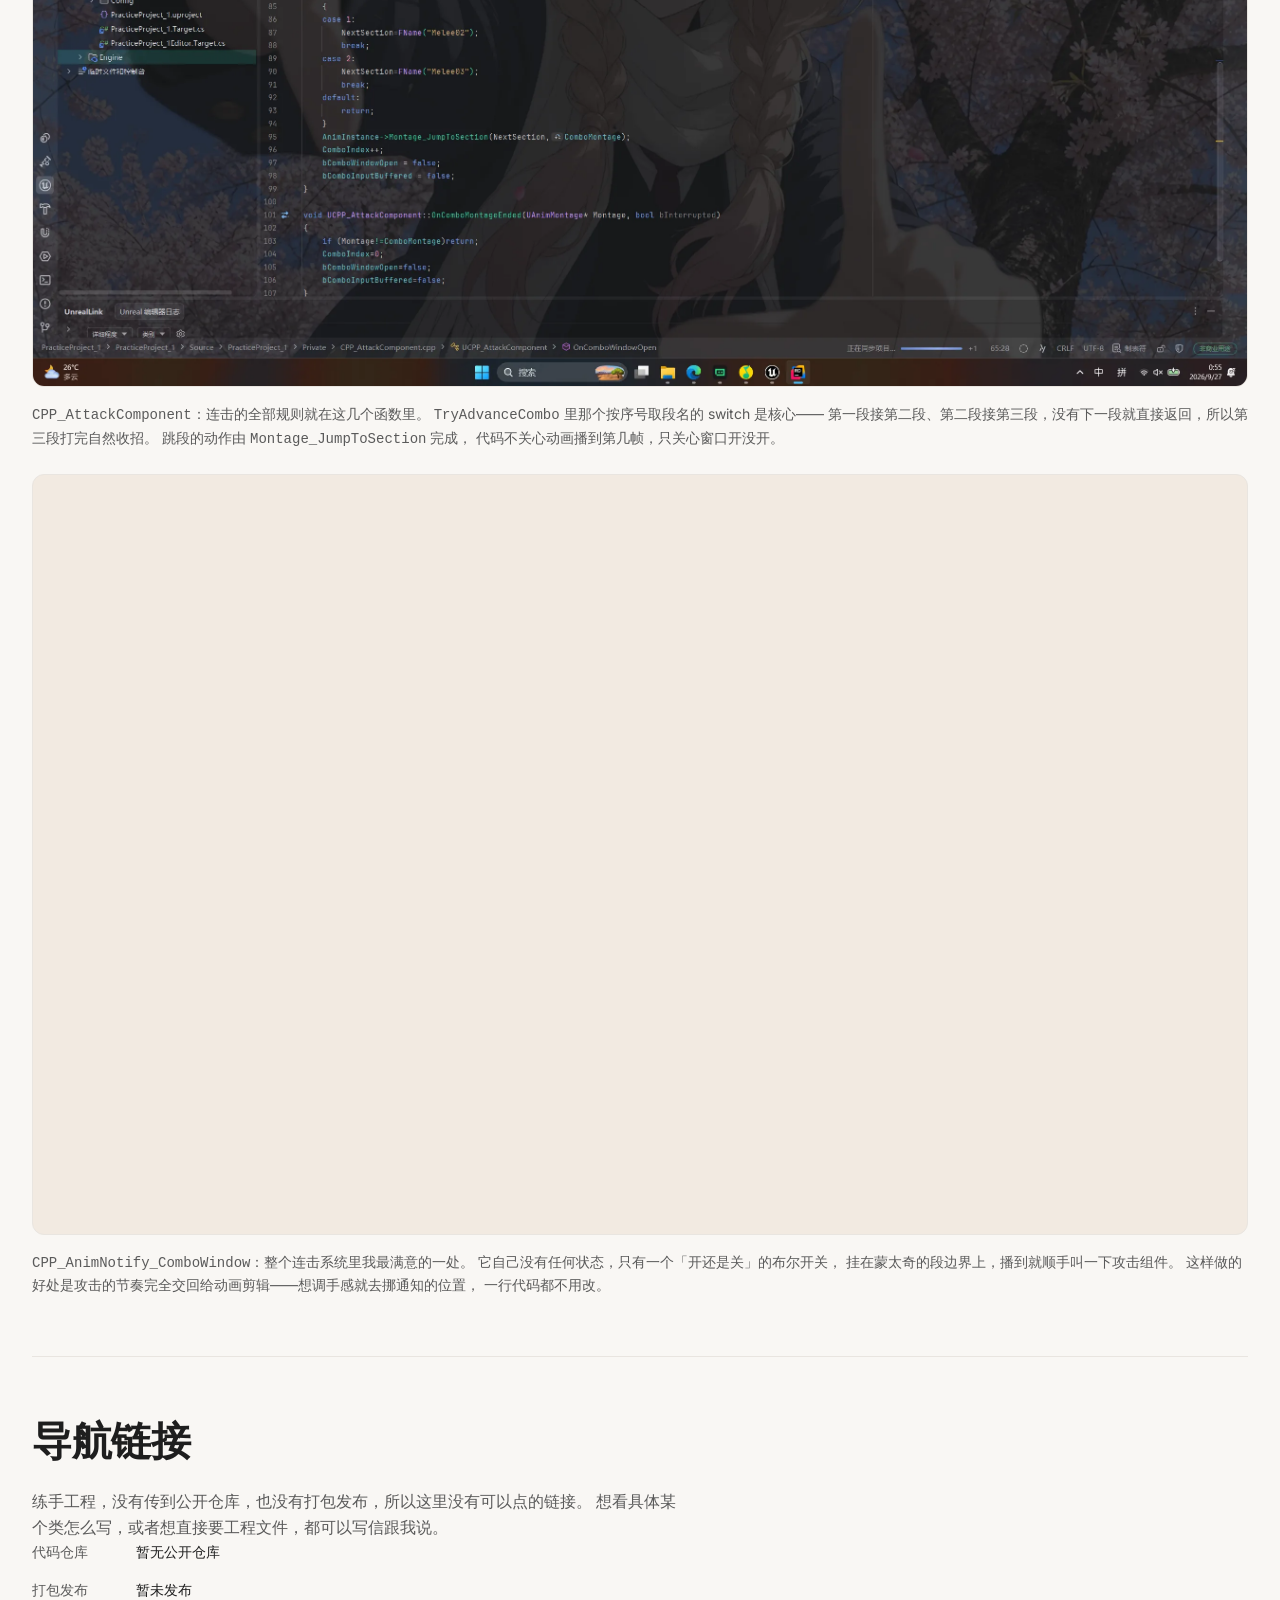
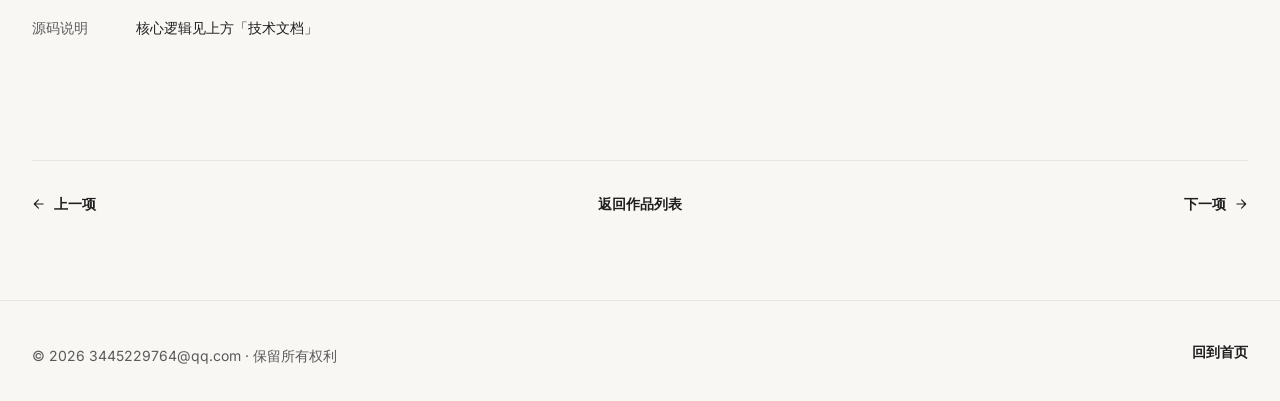
<file: works/ue-template.html>
<!DOCTYPE html>
<html lang="zh-CN" class="no-js">
<head>
  <meta charset="UTF-8">
  <meta name="viewport" content="width=device-width, initial-scale=1.0">
  <title>UE 模板复刻 — Achernar</title>
  <meta name="description" content="一次用 C++ 重写 UE 第三人称模板的练手：增强输入系统接管移动与跳跃，动画蒙太奇配段通知做三段连击。Unreal Engine 5.7，独立开发。">
  <meta name="theme-color" content="#f9f7f4">

  <link rel="icon" href="../assets/icons/icon-a.svg" type="image/svg+xml">
  <link rel="icon" href="../assets/icons/icon-a.png" type="image/png" sizes="64x64">
  <link rel="preconnect" href="https://fonts.googleapis.com">
  <link rel="preconnect" href="https://fonts.gstatic.com" crossorigin>
  <link rel="stylesheet" href="https://fonts.googleapis.com/css2?family=Inter:wght@400;500;600;700&display=swap">
  <link rel="stylesheet" href="../css/style.css">
</head>
<body>
  <a class="skip-link" href="#main">跳到主内容</a>

  <!-- ============ 顶部导航 ============ -->
  <header class="site-header" id="top">
    <div class="container site-header__inner">
      <a class="logo" href="../index.html">
        <img class="logo__mark" src="../assets/images/logo.webp" alt="" width="633" height="633" loading="lazy" decoding="async">
        <span class="logo__text">Achernar</span>
      </a>

      <nav class="nav" aria-label="主导航">
        <button class="nav__toggle" type="button" aria-expanded="false" aria-controls="nav-menu">
          <span class="visually-hidden">展开导航菜单</span>
          <svg class="icon nav__toggle-icon nav__toggle-icon--open" viewBox="0 0 24 24" fill="none" stroke="currentColor" stroke-width="2" stroke-linecap="round" aria-hidden="true" focusable="false">
            <path d="M4 7h16M4 12h16M4 17h16"></path>
          </svg>
          <svg class="icon nav__toggle-icon nav__toggle-icon--close" viewBox="0 0 24 24" fill="none" stroke="currentColor" stroke-width="2" stroke-linecap="round" aria-hidden="true" focusable="false">
            <path d="M6 6l12 12M18 6 6 18"></path>
          </svg>
        </button>

        <ul class="nav__list" id="nav-menu" data-open="false">
          <li><a class="nav__link" href="../index.html#works">作品</a></li>
          <li><a class="nav__link" href="../index.html#about">关于</a></li>
          <li><a class="nav__link" href="../index.html#contact">联系</a></li>
        </ul>
      </nav>
    </div>
  </header>

  <main id="main">
    <article class="section">
      <div class="container">
        <!-- ============ 详情头部 ============ -->
        <header class="detail__head">
          <p class="section__eyebrow">Case 06 / 08</p>
          <h1 class="detail__title">UE 模板复刻</h1>
          <ul class="tag-list detail__tags">
            <li class="tag">UE5</li>
            <li class="tag">C++</li>
            <li class="tag">增强输入</li>
            <li class="tag">动画蒙太奇</li>
			<li class="tag">动画通知</li>
          </ul>
          <p class="detail__lead">
            一次纯粹的练手：把 UE 自带的第三人称模板，用 C++ 从头再写一遍。目标不是做出一个游戏，
            而是把移动、跳跃、动画和输入这几块基础的东西，从「蓝图里连过」变成「代码里写清楚」。
            最后能跑起来的成果是一个基础移动跳跃，加一个很朴素的三段攻击。
          </p>

          <dl class="spec-list detail__meta">
            <div class="spec">
              <dt class="spec__key">时间</dt>
              <dd class="spec__value">2026 年 8 月</dd>
            </div>
            <div class="spec">
              <dt class="spec__key">团队</dt>
              <dd class="spec__value">独立开发</dd>
            </div>
            <div class="spec">
              <dt class="spec__key">角色</dt>
              <dd class="spec__value">独立开发：工程结构、C++ 类、动画资产与输入配置全部自己完成</dd>
            </div>
            <div class="spec">
              <dt class="spec__key">开发环境</dt>
              <dd class="spec__value">Unreal Engine 5.7 + Rider</dd>
            </div>
            <div class="spec">
              <dt class="spec__key">状态</dt>
              <dd class="spec__value">可运行，练手工程/暂停更新</dd>
            </div>
          </dl>
        </header>

        <div class="detail__body">
          <!-- ============ 概览与技术栈 ============ -->
          <section class="detail__section" aria-labelledby="overview-title">
            <h2 id="overview-title">概览与技术栈</h2>
            <p>
              做这个工程的起因挺简单：之前用引擎做东西基本都在蓝图里点，能跑起来，
              但说不清底下发生了什么。所以这次把 UE 的第三人称模板拆开重做了一遍，
              规定自己凡是能从 C++ 里写的，就不要用蓝图节点接。
            </p>
            <p>
              输入这块换成了引擎现在主推的增强输入系统。输入动作和输入映射上下文这两个资产还是在编辑器里配，
              但响应全部落在 C++ 的回调里：一个管移动，一个管视角，一个管攻击。
              移动回调把二维输入拆成前后和左右两个分量，分别喂给角色移动组件的
              <code>AddMovementInput</code>，方向取自控制器当前的朝向，这样角色本体不用转头，
              镜头转哪儿就往哪儿走。视角回调则直接改控制器的俯仰和偏航。
            </p>
            <p>
              动画这块是本工程里我花时间最多的部分。角色的动画实例每帧从角色移动组件里读速度、
              移动方向、是否离地和跳跃初速，算好之后写成变量给混合空间用——走和跑之间的过渡
              不是靠切换动画，而是靠混合空间按速度在两条姿势之间插值，朝向则交给方向参数。
              连击部分没有写状态机，而是用动画蒙太奇配「段通知」：一次攻击拆成 Melee01 到 Melee03
              三段，段的开头和结尾各挂一个通知，通知只做一件事——告诉攻击组件「连击窗口开了」或者「关了」。
            </p>
            <p>
              剩下的逻辑全集中在攻击组件里。窗口开着的时候按键就把这次输入记下来，等当前这一段播完，
              再决定要不要跳到下一段。这样攻击的节奏其实是由动画剪辑的长度决定的，
              改手感只需要重新切动画，不用动代码。
            </p>

            <h3>技术栈</h3>
            <dl class="spec-list">
              <div class="spec">
                <dt class="spec__key">引擎</dt>
                <dd class="spec__value">Unreal Engine 5.7</dd>
              </div>
              <div class="spec">
                <dt class="spec__key">语言</dt>
                <dd class="spec__value">C++：五组类分工，玩家、控制器、动画实例、攻击组件、动画通知</dd>
              </div>
              <div class="spec">
                <dt class="spec__key">输入</dt>
                <dd class="spec__value">增强输入系统：输入动作与映射上下文资产 + C++ 回调绑定</dd>
              </div>
              <div class="spec">
                <dt class="spec__key">移动</dt>
                <dd class="spec__value">角色移动组件，速度、跳跃初速、旋转策略统一在角色构造函数里定</dd>
              </div>
              <div class="spec">
                <dt class="spec__key">动画</dt>
                <dd class="spec__value">混合空间做走跑与朝向，动画蒙太奇做攻击，靠段通知驱动连击窗口</dd>
              </div>
              <div class="spec">
                <dt class="spec__key">角色资产</dt>
                <dd class="spec__value">引擎自带的 Quinn 骨骼网格与官方动画序列，没有自制美术资源</dd>
              </div>
            </dl>

            <h3>几个类的职责</h3>
            <p>
              拆得比较细，是因为我想让每个文件都短到能一眼看完：
            </p>
            <dl class="spec-list">
              <div class="spec">
                <dt class="spec__key">Player</dt>
                <dd class="spec__value">构造函数里装配：加载骨骼网格、挂弹簧臂与相机、设置移动参数；输入绑定也在这里</dd>
              </div>
              <div class="spec">
                <dt class="spec__key">PlayerController</dt>
                <dd class="spec__value">把增强输入回调翻译成具体动作：移动、转视角、发起攻击</dd>
              </div>
              <div class="spec">
                <dt class="spec__key">AnimInstance</dt>
                <dd class="spec__value">每帧把速度、方向、离地状态、跳跃初速缓存成变量，供混合空间读取</dd>
              </div>
              <div class="spec">
                <dt class="spec__key">AttackComponent</dt>
                <dd class="spec__value">连击窗口的开关、输入缓冲、跳段与结束复位，连击的全部规则都在这里</dd>
              </div>
              <div class="spec">
                <dt class="spec__key">AnimNotify</dt>
                <dd class="spec__value">蒙太奇上的一颗标记，只负责按段去叫攻击组件开窗或关窗</dd>
              </div>
            </dl>
          </section>

          <!-- ============ 截图与演示 ============ -->
          <section class="detail__section" aria-labelledby="shots-title">
            <h2 id="shots-title">截图与演示</h2>
            <p>
              这个工程没有自制美术资源，所以画面好看不到哪去，能截的主要是编辑器里的样子。
              前两张是动画蒙太奇的编辑界面，最后是一段实际游玩的录屏。若视频无法播放，请稍等。
            </p>

            <div class="gallery gallery--single">
              <figure class="shot shot--natural">
                <div class="shot__frame">
                  <img class="shot__img" src="../assets/images/ue-template-cover.webp" alt="UE 的动画蒙太奇编辑界面，中间是穿着白色紧身衣的 Quinn 人形骨骼网格正在预览，时间轴停在 0 秒，下方轨道里排着 Attack1、Attack2、Attack3 三段蒙太奇片段，片段起止处挂着标着 Attack1,3 与 CPP_ComboWindow 的段通知标记，右侧面板是包含三段攻击与若干移动动画的资源列表" width="2559" height="1599" loading="lazy" decoding="async">
                </div>
                <figcaption class="shot__caption">
                  攻击蒙太奇的编辑界面。一次攻击是一整段蒙太奇，里面切成三段，
                  每段的边界上挂着 CPP_ComboWindow 段通知——连击能不能接上，就看这几个标记的位置。
                </figcaption>
              </figure>

              <figure class="shot shot--natural">
                <div class="shot__frame">
                  <img class="shot__img" src="../assets/images/ue-template-demo-01.webp" alt="同一个动画蒙太奇编辑界面，时间轴前进到 0.24 秒，预览窗口里 Quinn 双臂收在胸前摆出出拳姿势，其余面板与轨道内容和上一张一致" width="2559" height="1599" loading="lazy" decoding="async">
                </div>
                <figcaption class="shot__caption">
                  同一段蒙太奇往后走了一小段。选这一帧是因为在这里能看清段通知是挂在剪辑的哪个位置上的——
                  通知早一点或晚一点，接招的手感就完全不一样。
                </figcaption>
              </figure>

              <figure class="shot shot--natural">
                <div class="shot__frame">
                  <video class="shot__video" src="../assets/video/ue-template-demo-02.mp4" poster="../assets/images/ue-template-cover.webp" width="2560" height="1600" controls preload="none" playsinline>
                    你的浏览器不支持 HTML5 视频，无法在这里播放这段录屏。
                  </video>
                </div>
                <figcaption class="shot__caption">
                  一段实际游玩的录屏：先用增强输入跑动、转视角、跳一下，再连按攻击键把三段打完。
                  最后一段之后不会接回第一段，是我故意留的——收招的过程反而更容易看清连击窗口什么时候关。
                </figcaption>
              </figure>
            </div>
          </section>

          <!-- ============ 技术文档 ============ -->
          <section class="detail__section" aria-labelledby="docs-title">
            <h2 id="docs-title">技术文档</h2>
            <p>
              这个工程没有单独的文档文件，逻辑全在 C++ 里，所以直接贴五张源码截图，
              每张说一件事。顺序是按「一帧里数据怎么流」排的：从角色装配，到输入进来，
              到动画实例算参数，再到攻击组件处理连击，最后是动画通知把窗口开起来。
            </p>
            <p>
              工程里一共五个主要类，都带 <code>CPP_</code> 前缀，和引擎模板里的类区分开。
              我刻意让每个文件都只做一件事：玩家类只负责装配，控制器只负责翻译输入，
              动画实例只负责算变量，连击规则全部收在攻击组件里，动画通知本身几乎不写逻辑。
              好处是出了问题一眼知道该翻哪个文件，坏处是文件数目变多了——
              这个取舍我现在也没完全想好。
            </p>

            <div class="gallery gallery--single">
              <figure class="shot shot--natural">
                <div class="shot__frame">
                  <img class="shot__img" src="../assets/images/ue-template-doc-05.webp" alt="Visual Studio 里的 CPP_Player.cpp 源码，SetupPlayerInputComponent 函数下方是 InitializeCharacter，函数体里用 ConstructorHelpers 找到引擎自带的 SKM_Quinn_Simple 骨骼网格并设置到 Mesh 上，指定相对位置与旋转，随后依次创建 SpringArm 与 Camera 并设置挂载关系，末尾一串 GetCharacterMovement 的赋值设置旋转策略、移动速度与跳跃初速" width="2559" height="1599" loading="lazy" decoding="async">
                </div>
                <figcaption class="shot__caption">
                  <code>CPP_Player::InitializeCharacter</code>：先把引擎自带的 Quinn 网格装到角色上，
                  转正朝向、往下挪一点让脚底贴住胶囊体，再挂弹簧臂和相机。
                  最后那一串 <code>GetCharacterMovement()</code> 赋值是故意集中写在一处的——
                  移动速度、跳跃初速、旋转策略原本散在蓝图里，全收到构造函数里之后，
                  改手感只需要看这一个地方。
                </figcaption>
              </figure>

              <figure class="shot shot--natural">
                <div class="shot__frame">
                  <img class="shot__img" src="../assets/images/ue-template-doc-04.webp" alt="Visual Studio 里的 CPP_PlayerController.cpp 源码，依次是 MoveAction、LookAction 与 AttackAction 三个函数：MoveAction 里把二维输入取出来，按控制器当前朝向分别算出前向与右向向量，再调用 AddMovementInput 传入前后与左右两个分量；LookAction 把输入喂给 AddControllerPitchInput 与 AddControllerYawInput；AttackAction 先找到攻击组件再调用它的攻击函数" width="2559" height="1599" loading="lazy" decoding="async">
                </div>
                <figcaption class="shot__caption">
                  <code>CPP_PlayerController</code> 里的三个增强输入回调。
                  移动这里我特意没有直接拿输入当速度，而是先按控制器朝向换成世界方向再喂给移动组件，
                  这样角色本体不转、镜头往哪转就往哪走。攻击回调只做一件事：
                  找到组件然后把活交给它，判断规则一概不写在控制器里。
                </figcaption>
              </figure>

              <figure class="shot shot--natural">
                <div class="shot__frame">
                  <img class="shot__img" src="../assets/images/ue-template-doc-03.webp" alt="Visual Studio 里的 CPP_AnimInstance.cpp 源码，NativeInitializeAnimation 里先调用父类实现，再判断角色是不是玩家类；NativeUpdateAnimation 里取到角色移动组件后，依次把水平速度、由速度与朝向算出的移动方向、是否离地以及跳跃初速写入成员变量，最后按速度是否为零设置是否应该移动" width="2559" height="1599" loading="lazy" decoding="async">
                </div>
                <figcaption class="shot__caption">
                  <code>CPP_AnimInstance</code> 每帧做的事：把移动组件里的数据翻译成混合空间认得的四个变量。
                  这层缓存是必要的——混合空间只认动画实例上的参数，不给它算好，
                  蓝图里就得再连一遍计算节点。方向用的是速度方向和角色朝向的夹角，
                  所以原地转身不会触发走路动画。
                </figcaption>
              </figure>

              <figure class="shot shot--natural">
                <div class="shot__frame">
                  <img class="shot__img" src="../assets/images/ue-template-doc-02.webp" alt="Visual Studio 里的 CPP_AttackComponent.cpp 源码，OnComboWindowOpen 里打开连击窗口并检查是否有缓存的输入，OnComboWindowClose 里把窗口关掉，TryAdvanceCombo 里用一个 switch 按当前连击序号取出下一段的段名再调用 Montage_JumpToSection 跳过去，序号自增并把窗口与输入缓存复位，OnComboMontageEnded 里在蒙太奇结束时把序号清零" width="2559" height="1599" loading="lazy" decoding="async">
                </div>
                <figcaption class="shot__caption">
                  <code>CPP_AttackComponent</code>：连击的全部规则就在这几个函数里。
                  <code>TryAdvanceCombo</code> 里那个按序号取段名的 switch 是核心——
                  第一段接第二段、第二段接第三段，没有下一段就直接返回，所以第三段打完自然收招。
                  跳段的动作由 <code>Montage_JumpToSection</code> 完成，
                  代码不关心动画播到第几帧，只关心窗口开没开。
                </figcaption>
              </figure>

              <figure class="shot shot--natural">
                <div class="shot__frame">
                  <img class="shot__img" src="../assets/images/ue-template-doc-01.webp" alt="Visual Studio 里的两个源码文件，上面是 CPP_AnimNotify_ComboWindow.h，声明了一个继承自动画通知的类，类里有一个可在编辑器里编辑的布尔属性表示是否开窗，以及一个重写的通知函数；下面是 CPP_AnimNotify_ComboWindow.cpp 的实现，函数里先取到网格所属的角色，再从角色身上按类找到攻击组件，按布尔属性分别调用开窗或关窗函数" width="2559" height="1599" loading="lazy" decoding="async">
                </div>
                <figcaption class="shot__caption">
                  <code>CPP_AnimNotify_ComboWindow</code>：整个连击系统里我最满意的一处。
                  它自己没有任何状态，只有一个「开还是关」的布尔开关，
                  挂在蒙太奇的段边界上，播到就顺手叫一下攻击组件。
                  这样做的好处是攻击的节奏完全交回给动画剪辑——想调手感就去挪通知的位置，
                  一行代码都不用改。
                </figcaption>
              </figure>
            </div>
          </section>

          <!-- ============ 导航链接 ============ -->
          <section class="detail__section" aria-labelledby="links-title">
            <h2 id="links-title">导航链接</h2>
            <p>
              练手工程，没有传到公开仓库，也没有打包发布，所以这里没有可以点的链接。
              想看具体某个类怎么写，或者想直接要工程文件，都可以写信跟我说。
            </p>
            <dl class="spec-list">
              <div class="spec">
                <dt class="spec__key">代码仓库</dt>
                <dd class="spec__value">暂无公开仓库</dd>
              </div>
              <div class="spec">
                <dt class="spec__key">打包发布</dt>
                <dd class="spec__value">暂未发布</dd>
              </div>
              <div class="spec">
                <dt class="spec__key">源码说明</dt>
                <dd class="spec__value">核心逻辑见上方「技术文档」</dd>
              </div>
            </dl>
          </section>

          <!-- ============ 翻页导航 ============ -->
          <nav class="pager" aria-label="作品之间切换">
            <a class="pager__link pager__link--prev" href="deep-sea-shipping.html" aria-label="上一个作品：深海航运">
              <svg class="icon" viewBox="0 0 24 24" fill="none" stroke="currentColor" stroke-width="2" stroke-linecap="round" stroke-linejoin="round" aria-hidden="true" focusable="false">
                <path d="M5 12h14M13 5l7 7-7 7"></path>
              </svg>
              上一项
            </a>
            <a class="pager__link pager__link--back" href="../index.html#works">返回作品列表</a>
            <a class="pager__link pager__link--next" href="ue2d.html" aria-label="下一个作品：UE 2D 游戏">
              下一项
              <svg class="icon" viewBox="0 0 24 24" fill="none" stroke="currentColor" stroke-width="2" stroke-linecap="round" stroke-linejoin="round" aria-hidden="true" focusable="false">
                <path d="M5 12h14M13 5l7 7-7 7"></path>
              </svg>
            </a>
          </nav>
        </div>
      </div>
    </article>
  </main>

  <!-- ============ 页脚 ============ -->
  <footer class="site-footer">
    <div class="container site-footer__inner">
      <p class="site-footer__text">© 2026 3445229764@qq.com · 保留所有权利</p>
      <a class="link-more" href="../index.html#top">回到首页</a>
    </div>
  </footer>

  <script src="../js/modules/menu.js"></script>
  <script src="../js/modules/scroll.js"></script>
  <script src="../js/modules/form.js"></script>
  <script src="../js/main.js"></script>
</body>
</html>
</file>
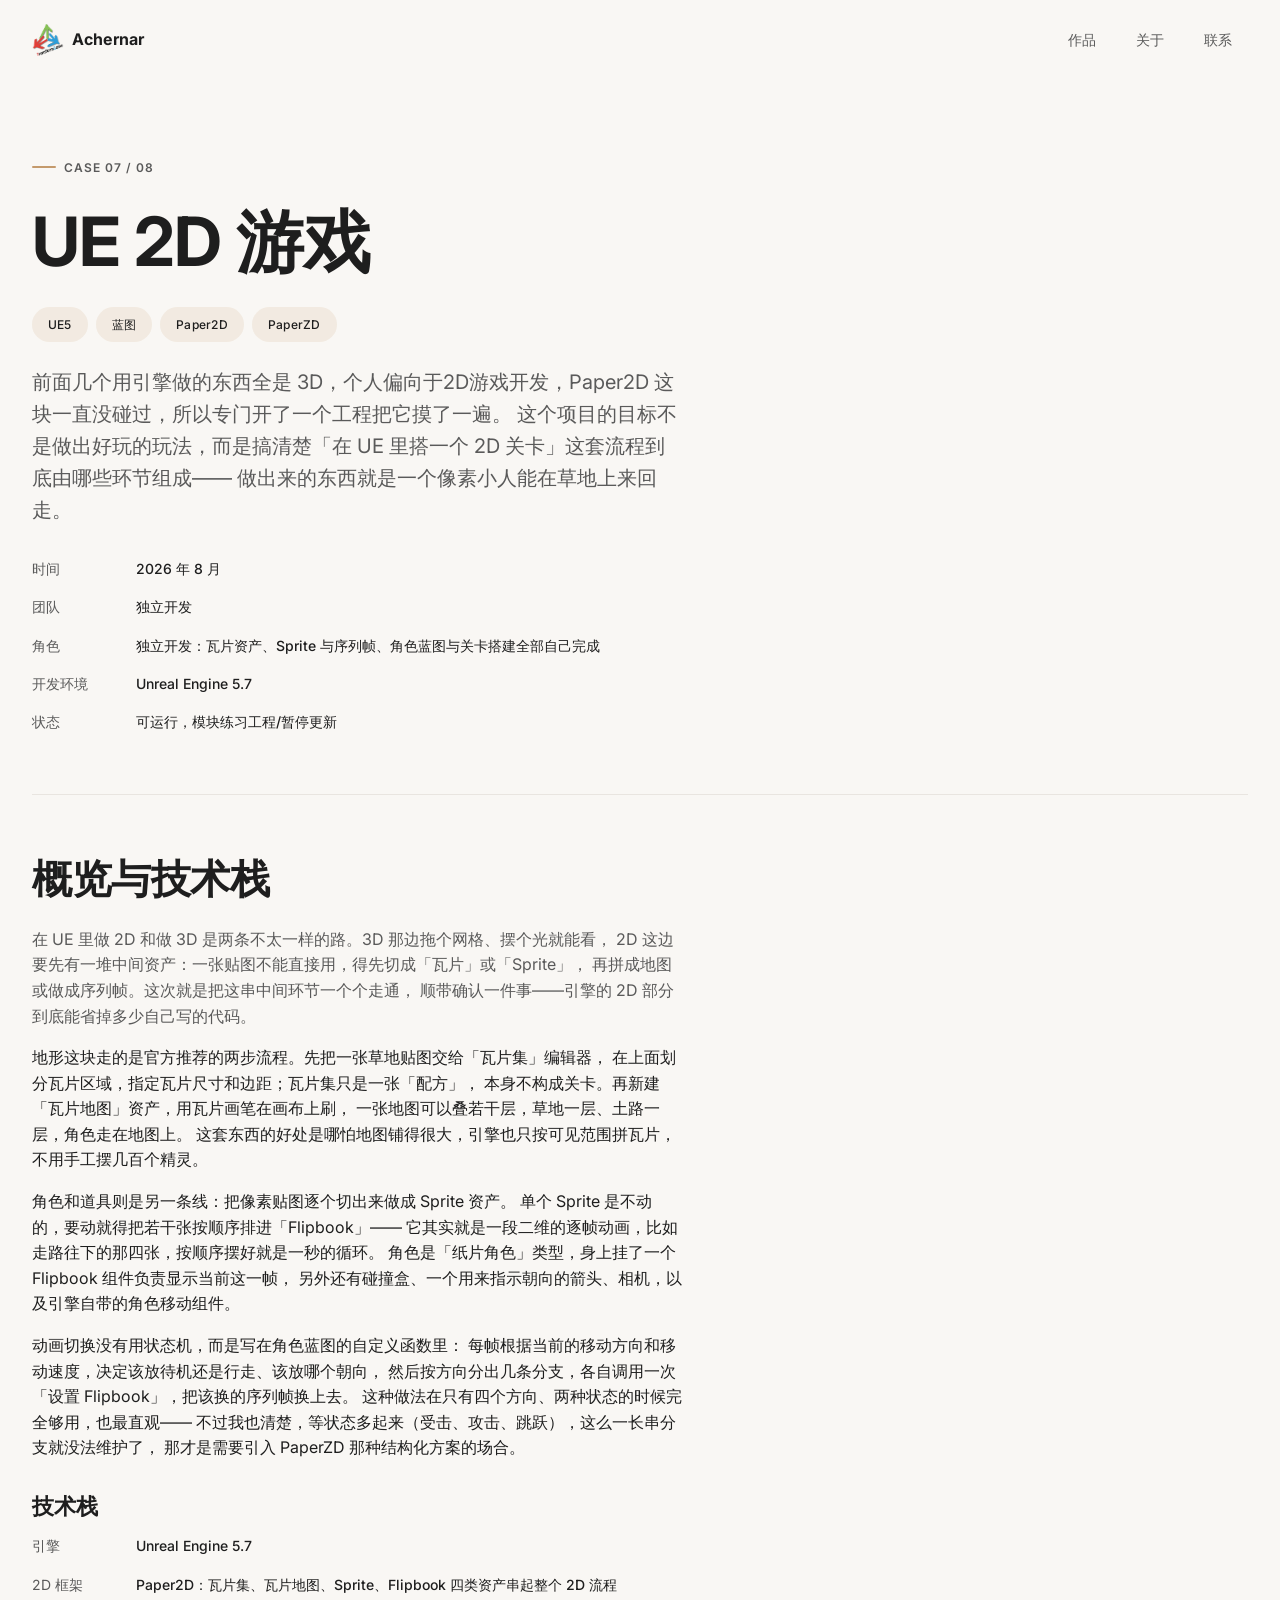
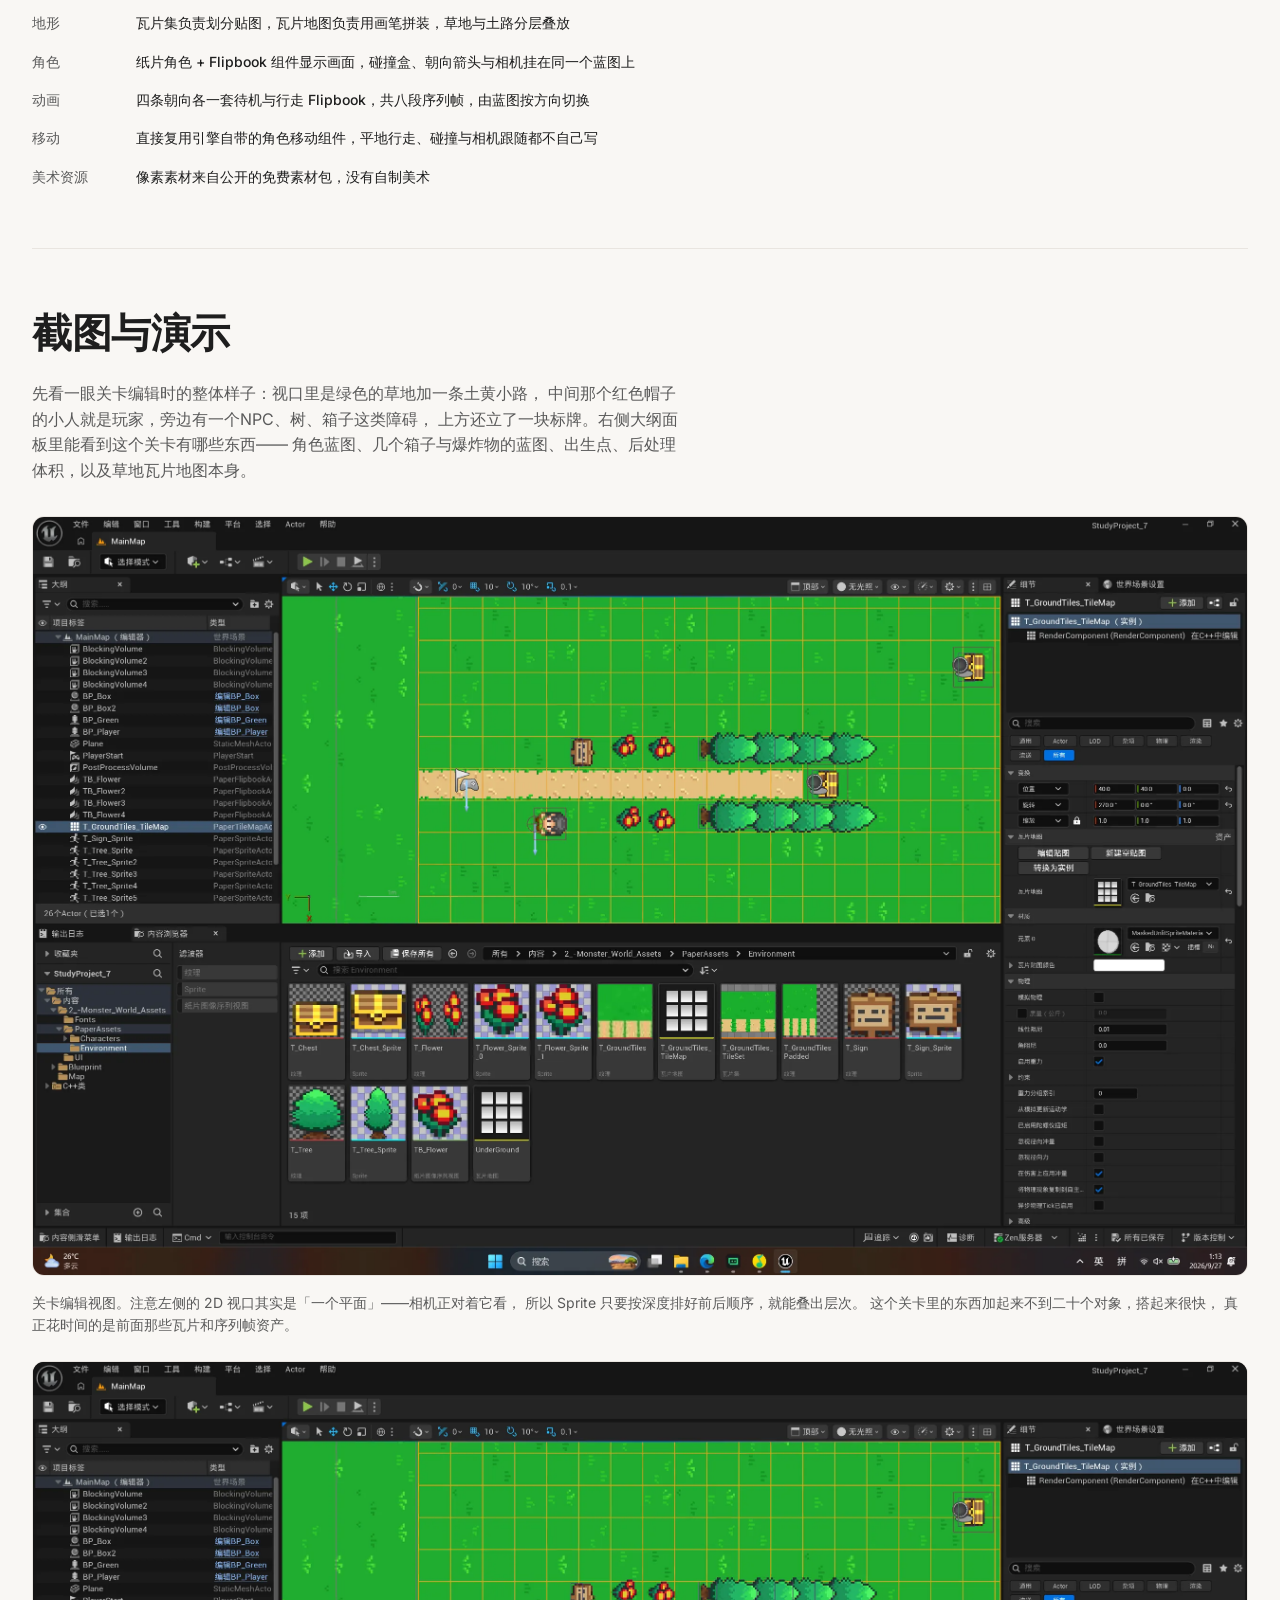
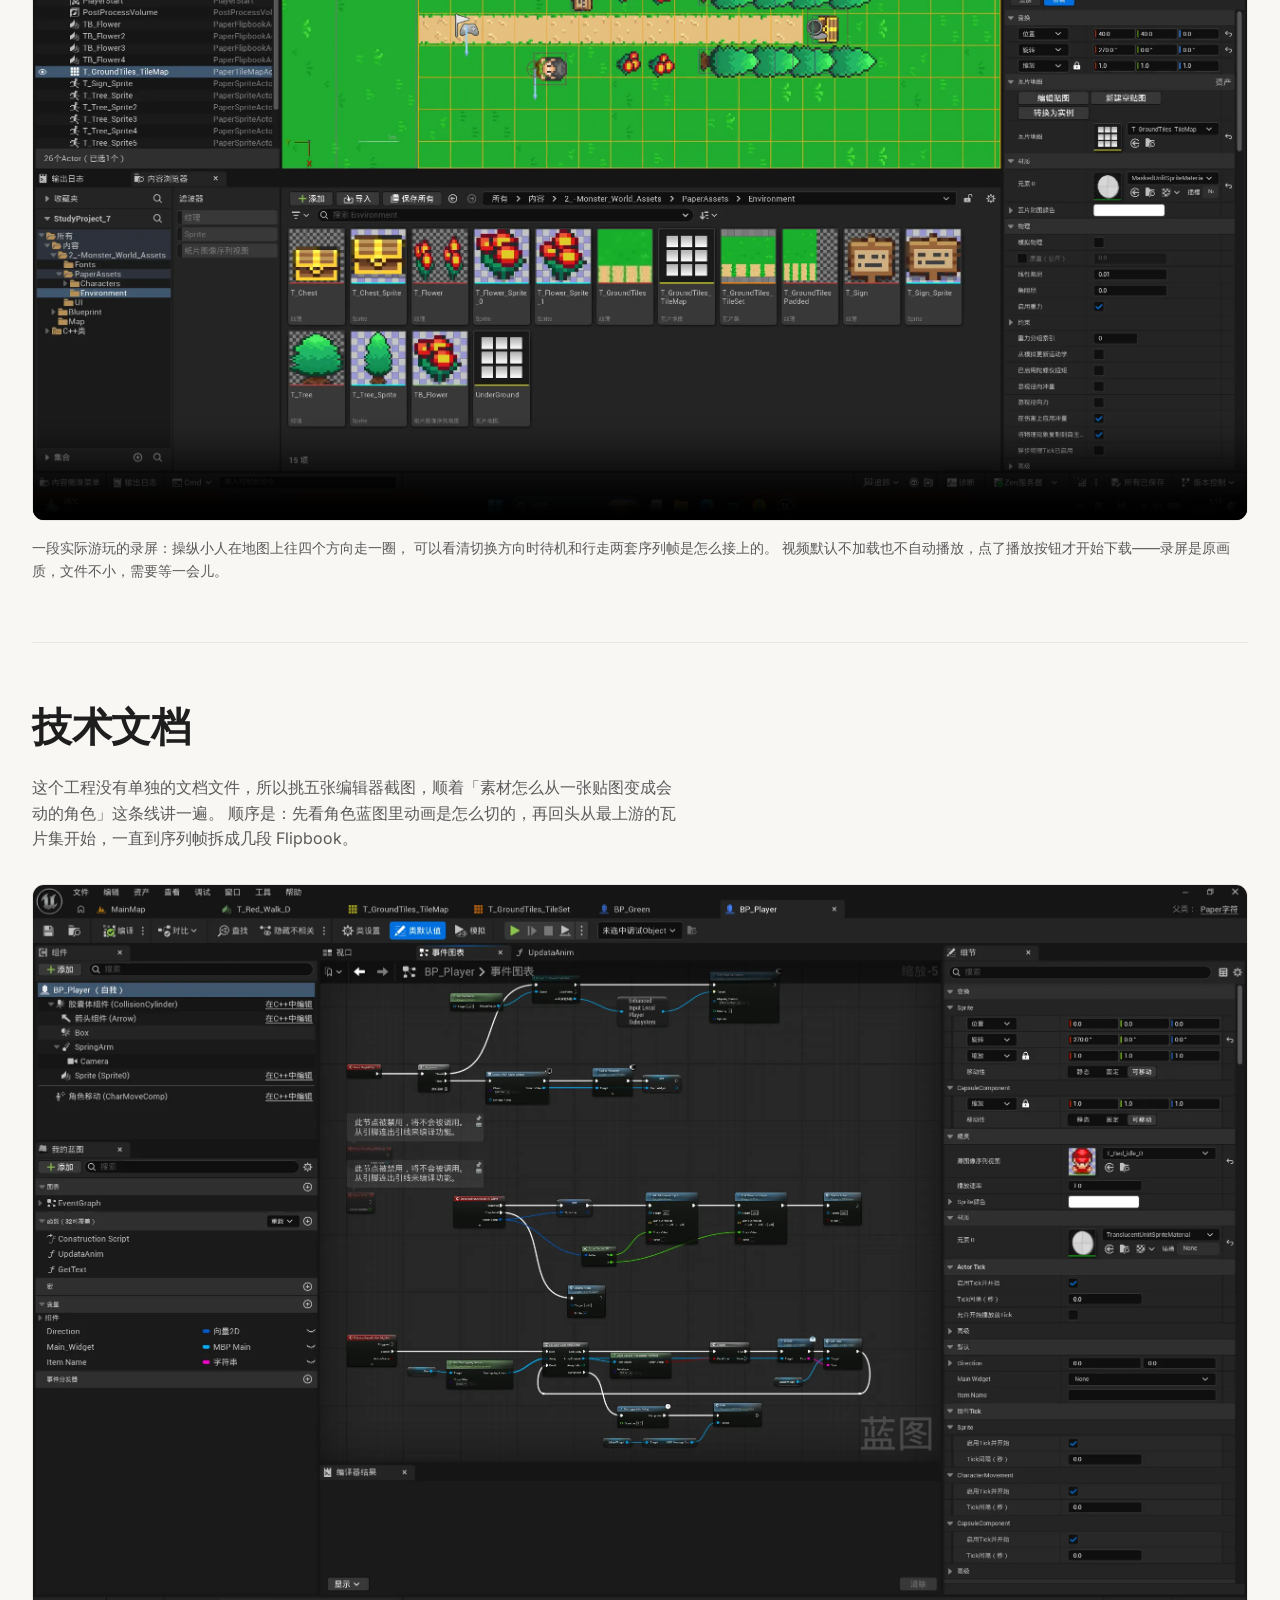
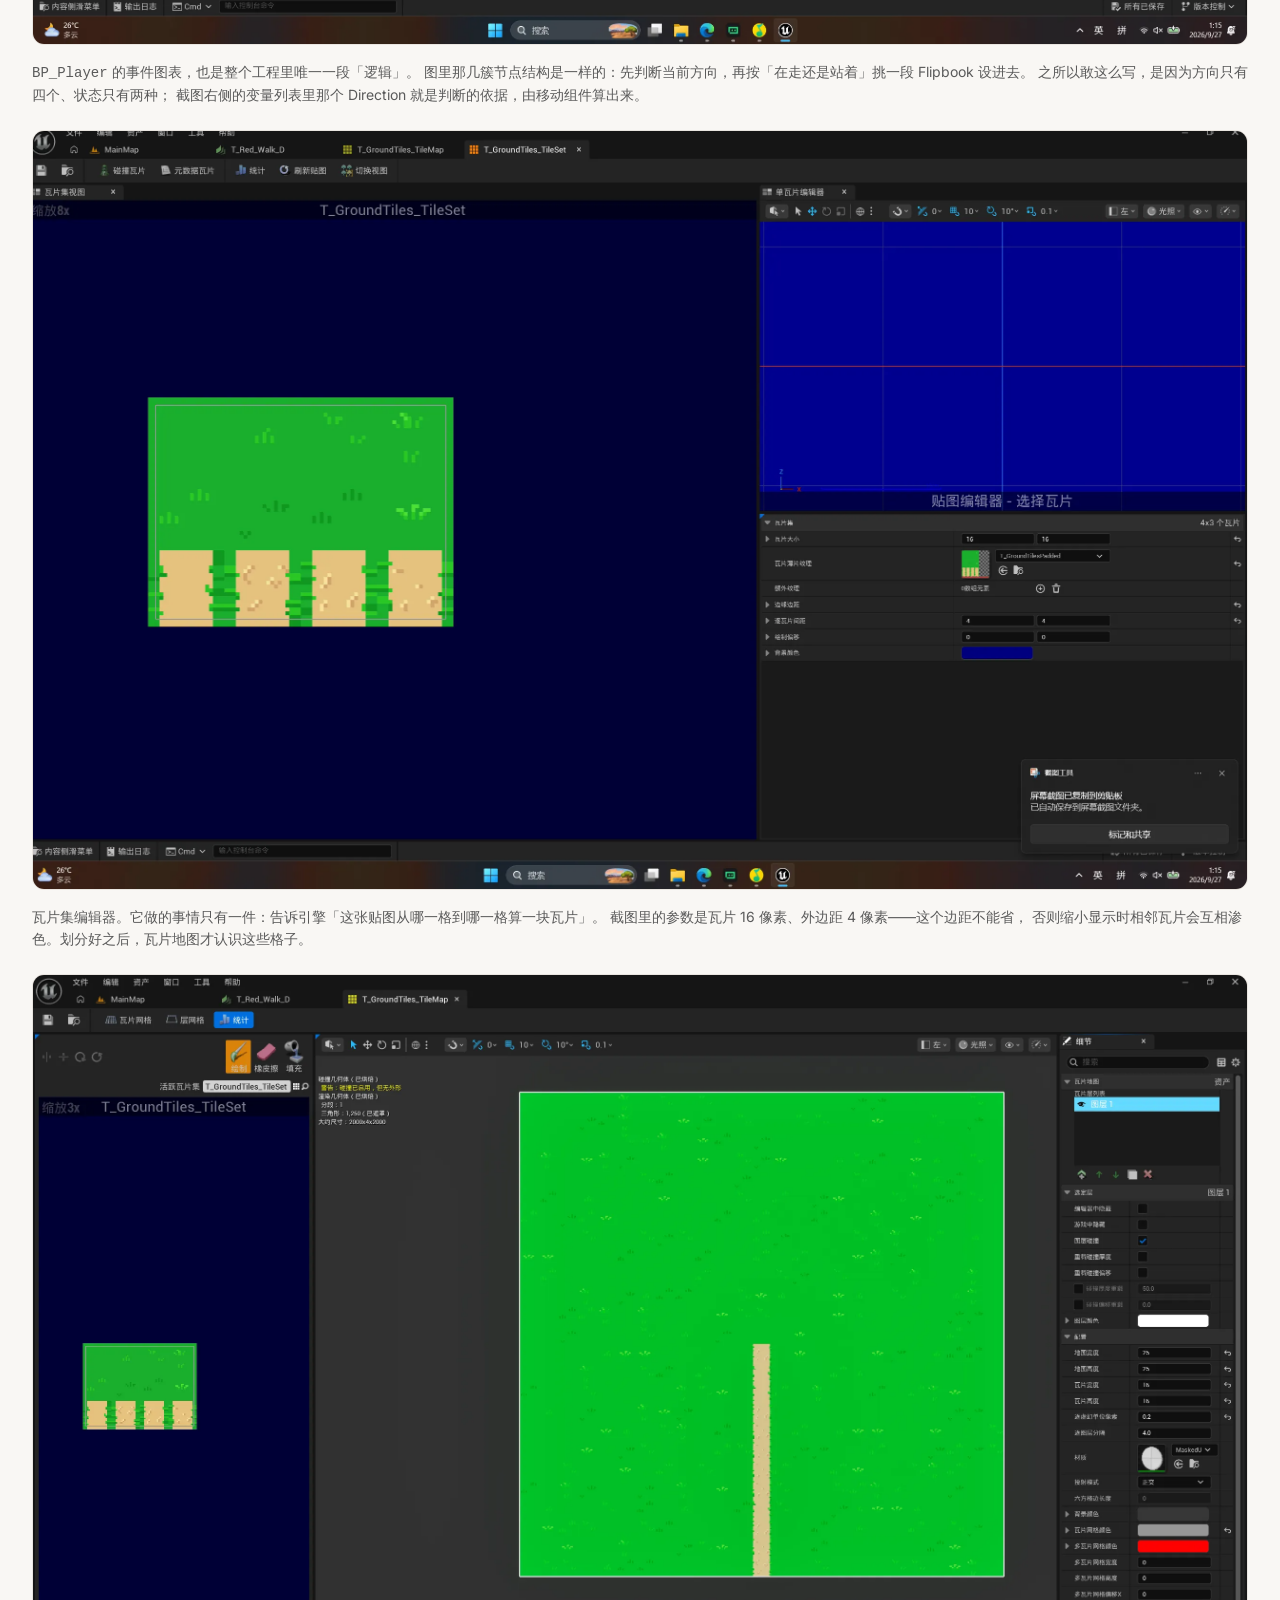
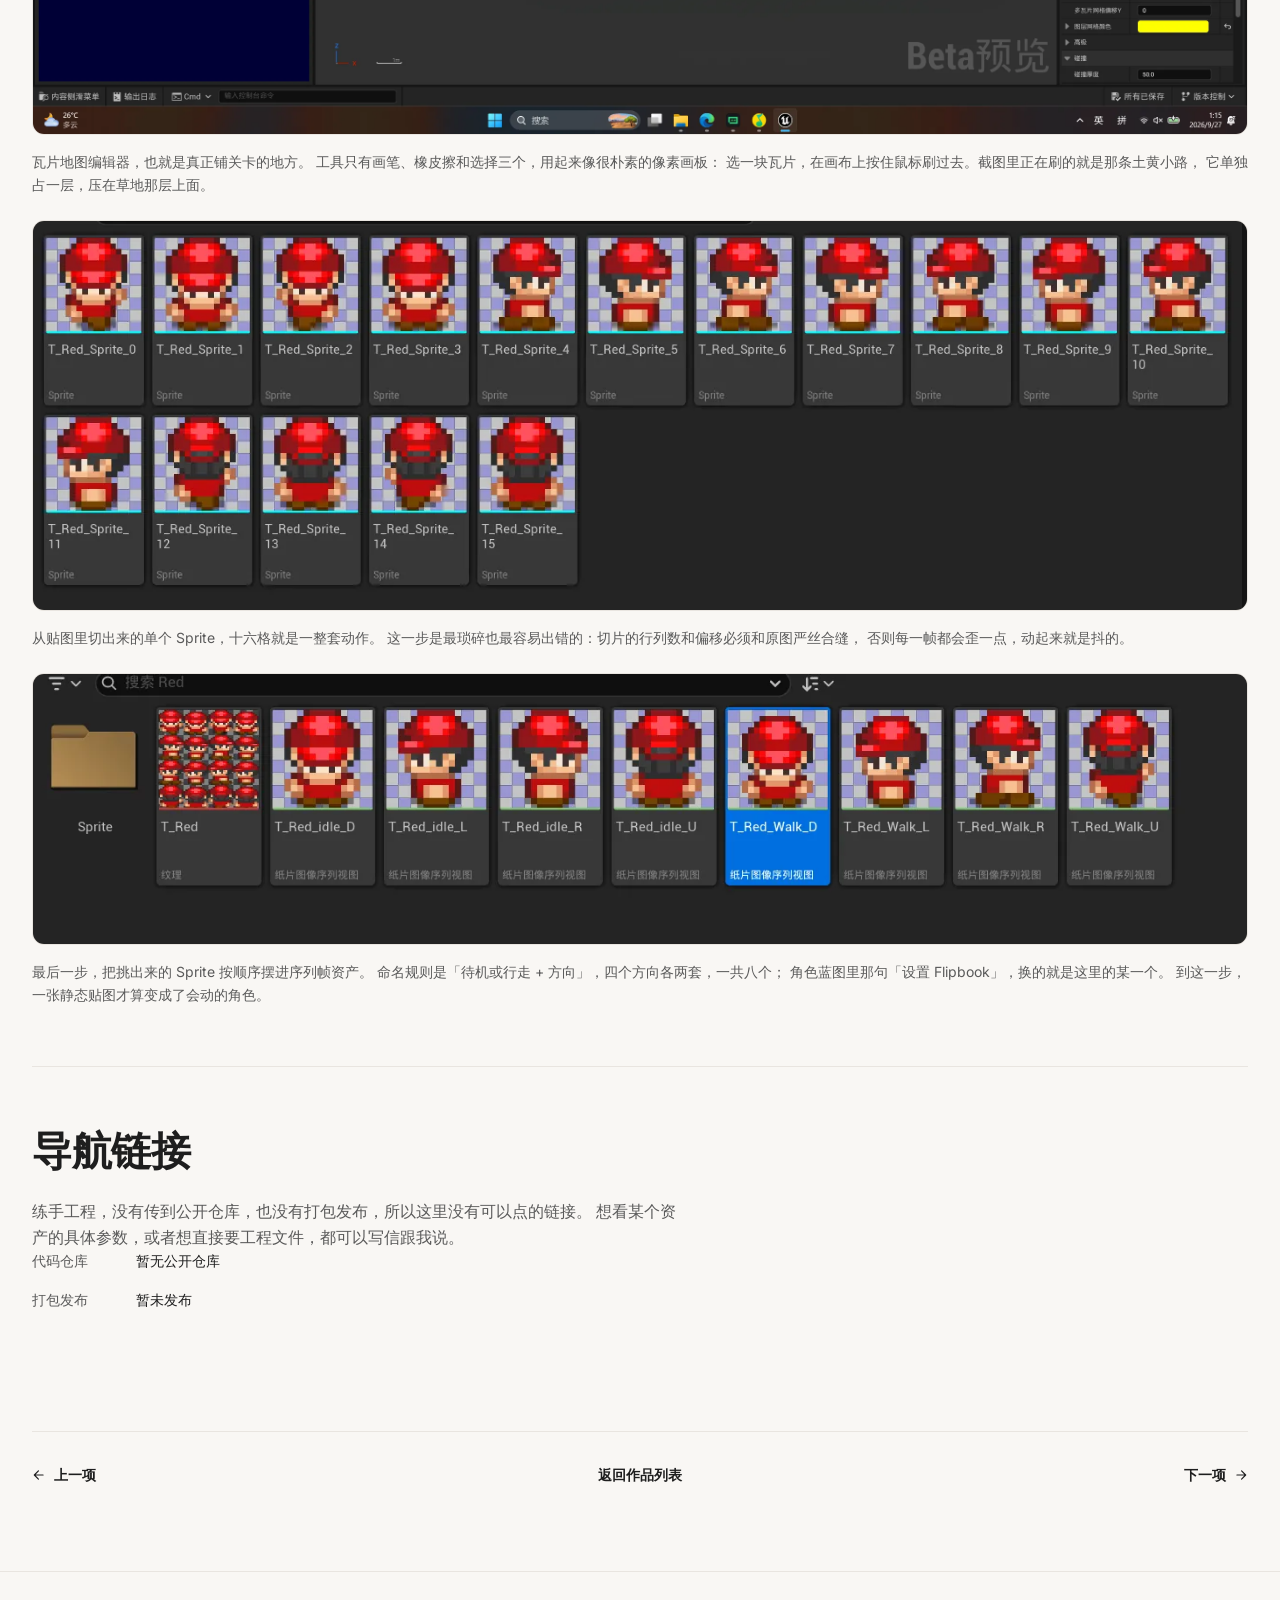
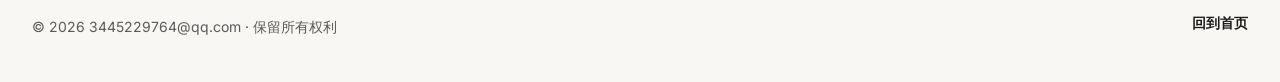
<file: works/ue2d.html>
<!DOCTYPE html>
<html lang="zh-CN" class="no-js">
<head>
  <meta charset="UTF-8">
  <meta name="viewport" content="width=device-width, initial-scale=1.0">
  <title>UE 2D 游戏 — Achernar</title>
  <meta name="description" content="用 UE 的 Paper2D 和PaperZD 搭一个能走动的 2D 关卡：从瓦片集切瓦片、拼瓦片地图，到 Sprite 序列帧和角色蓝图按方向切换待机与行走动画。Unreal Engine 5.7，独立开发。">
  <meta name="theme-color" content="#f9f7f4">

  <link rel="icon" href="../assets/icons/icon-a.svg" type="image/svg+xml">
  <link rel="icon" href="../assets/icons/icon-a.png" type="image/png" sizes="64x64">
  <link rel="preconnect" href="https://fonts.googleapis.com">
  <link rel="preconnect" href="https://fonts.gstatic.com" crossorigin>
  <link rel="stylesheet" href="https://fonts.googleapis.com/css2?family=Inter:wght@400;500;600;700&display=swap">
  <link rel="stylesheet" href="../css/style.css">
</head>
<body>
  <a class="skip-link" href="#main">跳到主内容</a>

  <!-- ============ 顶部导航 ============ -->
  <header class="site-header" id="top">
    <div class="container site-header__inner">
      <a class="logo" href="../index.html">
        <img class="logo__mark" src="../assets/images/logo.webp" alt="" width="633" height="633" loading="lazy" decoding="async">
        <span class="logo__text">Achernar</span>
      </a>

      <nav class="nav" aria-label="主导航">
        <button class="nav__toggle" type="button" aria-expanded="false" aria-controls="nav-menu">
          <span class="visually-hidden">展开导航菜单</span>
          <svg class="icon nav__toggle-icon nav__toggle-icon--open" viewBox="0 0 24 24" fill="none" stroke="currentColor" stroke-width="2" stroke-linecap="round" aria-hidden="true" focusable="false">
            <path d="M4 7h16M4 12h16M4 17h16"></path>
          </svg>
          <svg class="icon nav__toggle-icon nav__toggle-icon--close" viewBox="0 0 24 24" fill="none" stroke="currentColor" stroke-width="2" stroke-linecap="round" aria-hidden="true" focusable="false">
            <path d="M6 6l12 12M18 6 6 18"></path>
          </svg>
        </button>

        <ul class="nav__list" id="nav-menu" data-open="false">
          <li><a class="nav__link" href="../index.html#works">作品</a></li>
          <li><a class="nav__link" href="../index.html#about">关于</a></li>
          <li><a class="nav__link" href="../index.html#contact">联系</a></li>
        </ul>
      </nav>
    </div>
  </header>

  <main id="main">
    <article class="section">
      <div class="container">
        <!-- ============ 详情头部 ============ -->
        <header class="detail__head">
          <p class="section__eyebrow">Case 07 / 08</p>
          <h1 class="detail__title">UE 2D 游戏</h1>
          <ul class="tag-list detail__tags">
            <li class="tag">UE5</li>
            <li class="tag">蓝图</li>
            <li class="tag">Paper2D</li>
            <li class="tag">PaperZD</li>
          </ul>
          <p class="detail__lead">
            前面几个用引擎做的东西全是 3D，个人偏向于2D游戏开发，Paper2D 这块一直没碰过，所以专门开了一个工程把它摸了一遍。
            这个项目的目标不是做出好玩的玩法，而是搞清楚「在 UE 里搭一个 2D 关卡」这套流程到底由哪些环节组成——
            做出来的东西就是一个像素小人能在草地上来回走。
          </p>

          <dl class="spec-list detail__meta">
            <div class="spec">
              <dt class="spec__key">时间</dt>
              <dd class="spec__value">2026 年 8 月</dd>
            </div>
            <div class="spec">
              <dt class="spec__key">团队</dt>
              <dd class="spec__value">独立开发</dd>
            </div>
            <div class="spec">
              <dt class="spec__key">角色</dt>
              <dd class="spec__value">独立开发：瓦片资产、Sprite 与序列帧、角色蓝图与关卡搭建全部自己完成</dd>
            </div>
            <div class="spec">
              <dt class="spec__key">开发环境</dt>
              <dd class="spec__value">Unreal Engine 5.7</dd>
            </div>
            <div class="spec">
              <dt class="spec__key">状态</dt>
              <dd class="spec__value">可运行，模块练习工程/暂停更新</dd>
            </div>
          </dl>
        </header>

        <div class="detail__body">
          <!-- ============ 概览与技术栈 ============ -->
          <section class="detail__section" aria-labelledby="overview-title">
            <h2 id="overview-title">概览与技术栈</h2>
            <p>
              在 UE 里做 2D 和做 3D 是两条不太一样的路。3D 那边拖个网格、摆个光就能看，
              2D 这边要先有一堆中间资产：一张贴图不能直接用，得先切成「瓦片」或「Sprite」，
              再拼成地图或做成序列帧。这次就是把这串中间环节一个个走通，
              顺带确认一件事——引擎的 2D 部分到底能省掉多少自己写的代码。
            </p>
            <p>
              地形这块走的是官方推荐的两步流程。先把一张草地贴图交给「瓦片集」编辑器，
              在上面划分瓦片区域，指定瓦片尺寸和边距；瓦片集只是一张「配方」，
              本身不构成关卡。再新建「瓦片地图」资产，用瓦片画笔在画布上刷，
              一张地图可以叠若干层，草地一层、土路一层，角色走在地图上。
              这套东西的好处是哪怕地图铺得很大，引擎也只按可见范围拼瓦片，不用手工摆几百个精灵。
            </p>
            <p>
              角色和道具则是另一条线：把像素贴图逐个切出来做成 Sprite 资产。
              单个 Sprite 是不动的，要动就得把若干张按顺序排进「Flipbook」——
              它其实就是一段二维的逐帧动画，比如走路往下的那四张，按顺序摆好就是一秒的循环。
              角色是「纸片角色」类型，身上挂了一个 Flipbook 组件负责显示当前这一帧，
              另外还有碰撞盒、一个用来指示朝向的箭头、相机，以及引擎自带的角色移动组件。
            </p>
            <p>
              动画切换没有用状态机，而是写在角色蓝图的自定义函数里：
              每帧根据当前的移动方向和移动速度，决定该放待机还是行走、该放哪个朝向，
              然后按方向分出几条分支，各自调用一次「设置 Flipbook」，把该换的序列帧换上去。
              这种做法在只有四个方向、两种状态的时候完全够用，也最直观——
              不过我也清楚，等状态多起来（受击、攻击、跳跃），这么一长串分支就没法维护了，
              那才是需要引入 PaperZD 那种结构化方案的场合。
            </p>

            <h3>技术栈</h3>
            <dl class="spec-list">
              <div class="spec">
                <dt class="spec__key">引擎</dt>
                <dd class="spec__value">Unreal Engine 5.7</dd>
              </div>
              <div class="spec">
                <dt class="spec__key">2D 框架</dt>
                <dd class="spec__value">Paper2D：瓦片集、瓦片地图、Sprite、Flipbook 四类资产串起整个 2D 流程</dd>
              </div>
              <div class="spec">
                <dt class="spec__key">地形</dt>
                <dd class="spec__value">瓦片集负责划分贴图，瓦片地图负责用画笔拼装，草地与土路分层叠放</dd>
              </div>
              <div class="spec">
                <dt class="spec__key">角色</dt>
                <dd class="spec__value">纸片角色 + Flipbook 组件显示画面，碰撞盒、朝向箭头与相机挂在同一个蓝图上</dd>
              </div>
              <div class="spec">
                <dt class="spec__key">动画</dt>
                <dd class="spec__value">四条朝向各一套待机与行走 Flipbook，共八段序列帧，由蓝图按方向切换</dd>
              </div>
              <div class="spec">
                <dt class="spec__key">移动</dt>
                <dd class="spec__value">直接复用引擎自带的角色移动组件，平地行走、碰撞与相机跟随都不自己写</dd>
              </div>
              <div class="spec">
                <dt class="spec__key">美术资源</dt>
                <dd class="spec__value">像素素材来自公开的免费素材包，没有自制美术</dd>
              </div>
            </dl>
          </section>

          <!-- ============ 截图与演示 ============ -->
          <section class="detail__section" aria-labelledby="shots-title">
            <h2 id="shots-title">截图与演示</h2>
            <p>
              先看一眼关卡编辑时的整体样子：视口里是绿色的草地加一条土黄小路，
              中间那个红色帽子的小人就是玩家，旁边有一个NPC、树、箱子这类障碍，
              上方还立了一块标牌。右侧大纲面板里能看到这个关卡有哪些东西——
              角色蓝图、几个箱子与爆炸物的蓝图、出生点、后处理体积，以及草地瓦片地图本身。
            </p>

            <div class="gallery gallery--single">
              <figure class="shot shot--natural">
                <div class="shot__frame">
                  <img class="shot__img" src="../assets/images/ue2d-cover.webp" alt="UE5 编辑器主界面，视口里是 Paper2D 做的像素风 2D 关卡，亮绿色瓦片铺成草地，中间一条土黄小路，路上有一个红帽精灵角色、垃圾桶与木箱障碍、几丛红绿树和花，上方有一块标牌；右侧大纲列表里有 Bp_Box1 到 Bp_Box4、BP_Boom、BP_Green、BP_Player、PlayerStart、PostProcessVolume 与草地瓦片地图等对象，底部内容浏览器停在 PaperAssets/Environment 目录" width="2559" height="1599" loading="lazy" decoding="async">
                </div>
                <figcaption class="shot__caption">
                  关卡编辑视图。注意左侧的 2D 视口其实是「一个平面」——相机正对着它看，
                  所以 Sprite 只要按深度排好前后顺序，就能叠出层次。
                  这个关卡里的东西加起来不到二十个对象，搭起来很快，
                  真正花时间的是前面那些瓦片和序列帧资产。
                </figcaption>
              </figure>

              <figure class="shot shot--natural">
                <div class="shot__frame">
                  <video class="shot__video" src="../assets/video/ue2d-demo-01.mp4" poster="../assets/images/ue2d-cover.webp" width="2560" height="1600" controls preload="none" playsinline>
                    你的浏览器不支持 HTML5 视频，无法在这里播放这段录屏。
                  </video>
                </div>
                <figcaption class="shot__caption">
                  一段实际游玩的录屏：操纵小人在地图上往四个方向走一圈，
                  可以看清切换方向时待机和行走两套序列帧是怎么接上的。
                  视频默认不加载也不自动播放，点了播放按钮才开始下载——录屏是原画质，文件不小，需要等一会儿。
                </figcaption>
              </figure>
            </div>
          </section>

          <!-- ============ 技术文档 ============ -->
          <section class="detail__section" aria-labelledby="docs-title">
            <h2 id="docs-title">技术文档</h2>
            <p>
              这个工程没有单独的文档文件，所以挑五张编辑器截图，顺着「素材怎么从一张贴图变成会动的角色」这条线讲一遍。
              顺序是：先看角色蓝图里动画是怎么切的，再回头从最上游的瓦片集开始，一直到序列帧拆成几段 Flipbook。
            </p>

            <div class="gallery gallery--single">
              <figure class="shot shot--natural">
                <div class="shot__frame">
                  <img class="shot__img" src="../assets/images/ue2d-doc-05.webp" alt="BP_Player 蓝图的事件图表界面，左上方写明父类是纸片角色，左侧组件面板从上到下依次是碰撞盒、箭头、相机、Flipbook、Sprite 与角色移动组件；中间图表里成组出现「设置 Flipbook」节点配条件分支，按方向分别接入不同的序列帧；右侧细节面板显示当前 Flipbook 为向下待机的序列帧、播放速率 1.0，变量列表里有 Direction、Mont Widget 与 Item Name" width="2559" height="1599" loading="lazy" decoding="async">
                </div>
                <figcaption class="shot__caption">
                  <code>BP_Player</code> 的事件图表，也是整个工程里唯一一段「逻辑」。
                  图里那几簇节点结构是一样的：先判断当前方向，再按「在走还是站着」挑一段 Flipbook 设进去。
                  之所以敢这么写，是因为方向只有四个、状态只有两种；
                  截图右侧的变量列表里那个 Direction 就是判断的依据，由移动组件算出来。
                </figcaption>
              </figure>

              <figure class="shot shot--natural">
                <div class="shot__frame">
                  <img class="shot__img" src="../assets/images/ue2d-doc-01.webp" alt="Paper2D 的瓦片集编辑器，左侧瓦片集视图里以 8 倍放大显示一张绿色草地贴图，底边包含四块土黄色瓦片；右侧贴图编辑器显示按 4 列 3 行划分出的十二个瓦片分区，下方参数写明瓦片大小 16、外边距 4、所属瓦片集为草地瓦片集" width="2544" height="1587" loading="lazy" decoding="async">
                </div>
                <figcaption class="shot__caption">
                  瓦片集编辑器。它做的事情只有一件：告诉引擎「这张贴图从哪一格到哪一格算一块瓦片」。
                  截图里的参数是瓦片 16 像素、外边距 4 像素——这个边距不能省，
                  否则缩小显示时相邻瓦片会互相渗色。划分好之后，瓦片地图才认识这些格子。
                </figcaption>
              </figure>

              <figure class="shot shot--natural">
                <div class="shot__frame">
                  <img class="shot__img" src="../assets/images/ue2d-doc-02.webp" alt="Paper2D 的瓦片地图编辑器，工具条上有瓦片画笔、橡皮擦和选择工具，当前选中第一块瓦片，绑定的瓦片集是草地瓦片集，画布尺寸 2000 乘 2000、缩放 3 倍；工作区是绿色草地上刷出一列土黄色瓦片；右侧细节面板列出瓦片宽高、像素外观比、边缘填充、多瓦片网格颜色等参数" width="2558" height="1599" loading="lazy" decoding="async">
                </div>
                <figcaption class="shot__caption">
                  瓦片地图编辑器，也就是真正铺关卡的地方。
                  工具只有画笔、橡皮擦和选择三个，用起来像很朴素的像素画板：
                  选一块瓦片，在画布上按住鼠标刷过去。截图里正在刷的就是那条土黄小路，
                  它单独占一层，压在草地那层上面。
                </figcaption>
              </figure>

              <figure class="shot shot--natural">
                <div class="shot__frame">
                  <img class="shot__img" src="../assets/images/ue2d-doc-03.webp" alt="内容浏览器里排列着十六个 Sprite 资产，名字从 T_Red_Sprite_0 一直到 T_Red_Sprite_15，缩略图是同一个红帽子像素小人的十六个连续动作，一格一帧" width="1456" height="466" loading="lazy" decoding="async">
                </div>
                <figcaption class="shot__caption">
                  从贴图里切出来的单个 Sprite，十六格就是一整套动作。
                  这一步是最琐碎也最容易出错的：切片的行列数和偏移必须和原图严丝合缝，
                  否则每一帧都会歪一点，动起来就是抖的。
                </figcaption>
              </figure>

              <figure class="shot shot--natural">
                <div class="shot__frame">
                  <img class="shot__img" src="../assets/images/ue2d-doc-04.webp" alt="内容浏览器里搜索 Red 的结果，包含 Sprite 文件夹与名为 T_Red 的纹理，以及八个纸片图像序列视图资产，分别是向下的待机、向左的待机、向右的待机、向上的待机，以及向下的行走、向左的行走、向右的行走、向上的行走，其中向下的行走被选中" width="1387" height="309" loading="lazy" decoding="async">
                </div>
                <figcaption class="shot__caption">
                  最后一步，把挑出来的 Sprite 按顺序摆进序列帧资产。
                  命名规则是「待机或行走 + 方向」，四个方向各两套，一共八个；
                  角色蓝图里那句「设置 Flipbook」，换的就是这里的某一个。
                  到这一步，一张静态贴图才算变成了会动的角色。
                </figcaption>
              </figure>
            </div>
          </section>

          <!-- ============ 导航链接 ============ -->
          <section class="detail__section" aria-labelledby="links-title">
            <h2 id="links-title">导航链接</h2>
            <p>
              练手工程，没有传到公开仓库，也没有打包发布，所以这里没有可以点的链接。
              想看某个资产的具体参数，或者想直接要工程文件，都可以写信跟我说。
            </p>
            <dl class="spec-list">
              <div class="spec">
                <dt class="spec__key">代码仓库</dt>
                <dd class="spec__value">暂无公开仓库</dd>
              </div>
              <div class="spec">
                <dt class="spec__key">打包发布</dt>
                <dd class="spec__value">暂未发布</dd>
              </div>
            </dl>
          </section>

          <!-- ============ 翻页导航 ============ -->
          <nav class="pager" aria-label="作品之间切换">
            <a class="pager__link pager__link--prev" href="ue-template.html" aria-label="上一个作品：UE 模板复刻">
              <svg class="icon" viewBox="0 0 24 24" fill="none" stroke="currentColor" stroke-width="2" stroke-linecap="round" stroke-linejoin="round" aria-hidden="true" focusable="false">
                <path d="M5 12h14M13 5l7 7-7 7"></path>
              </svg>
              上一项
            </a>
            <a class="pager__link pager__link--back" href="../index.html#works">返回作品列表</a>
            <a class="pager__link pager__link--next" href="dungeon.html" aria-label="下一个作品：地牢">
              下一项
              <svg class="icon" viewBox="0 0 24 24" fill="none" stroke="currentColor" stroke-width="2" stroke-linecap="round" stroke-linejoin="round" aria-hidden="true" focusable="false">
                <path d="M5 12h14M13 5l7 7-7 7"></path>
              </svg>
            </a>
          </nav>
        </div>
      </div>
    </article>
  </main>

  <!-- ============ 页脚 ============ -->
  <footer class="site-footer">
    <div class="container site-footer__inner">
      <p class="site-footer__text">© 2026 3445229764@qq.com · 保留所有权利</p>
      <a class="link-more" href="../index.html#top">回到首页</a>
    </div>
  </footer>

  <script src="../js/modules/menu.js"></script>
  <script src="../js/modules/scroll.js"></script>
  <script src="../js/modules/form.js"></script>
  <script src="../js/main.js"></script>
</body>
</html>
</file>
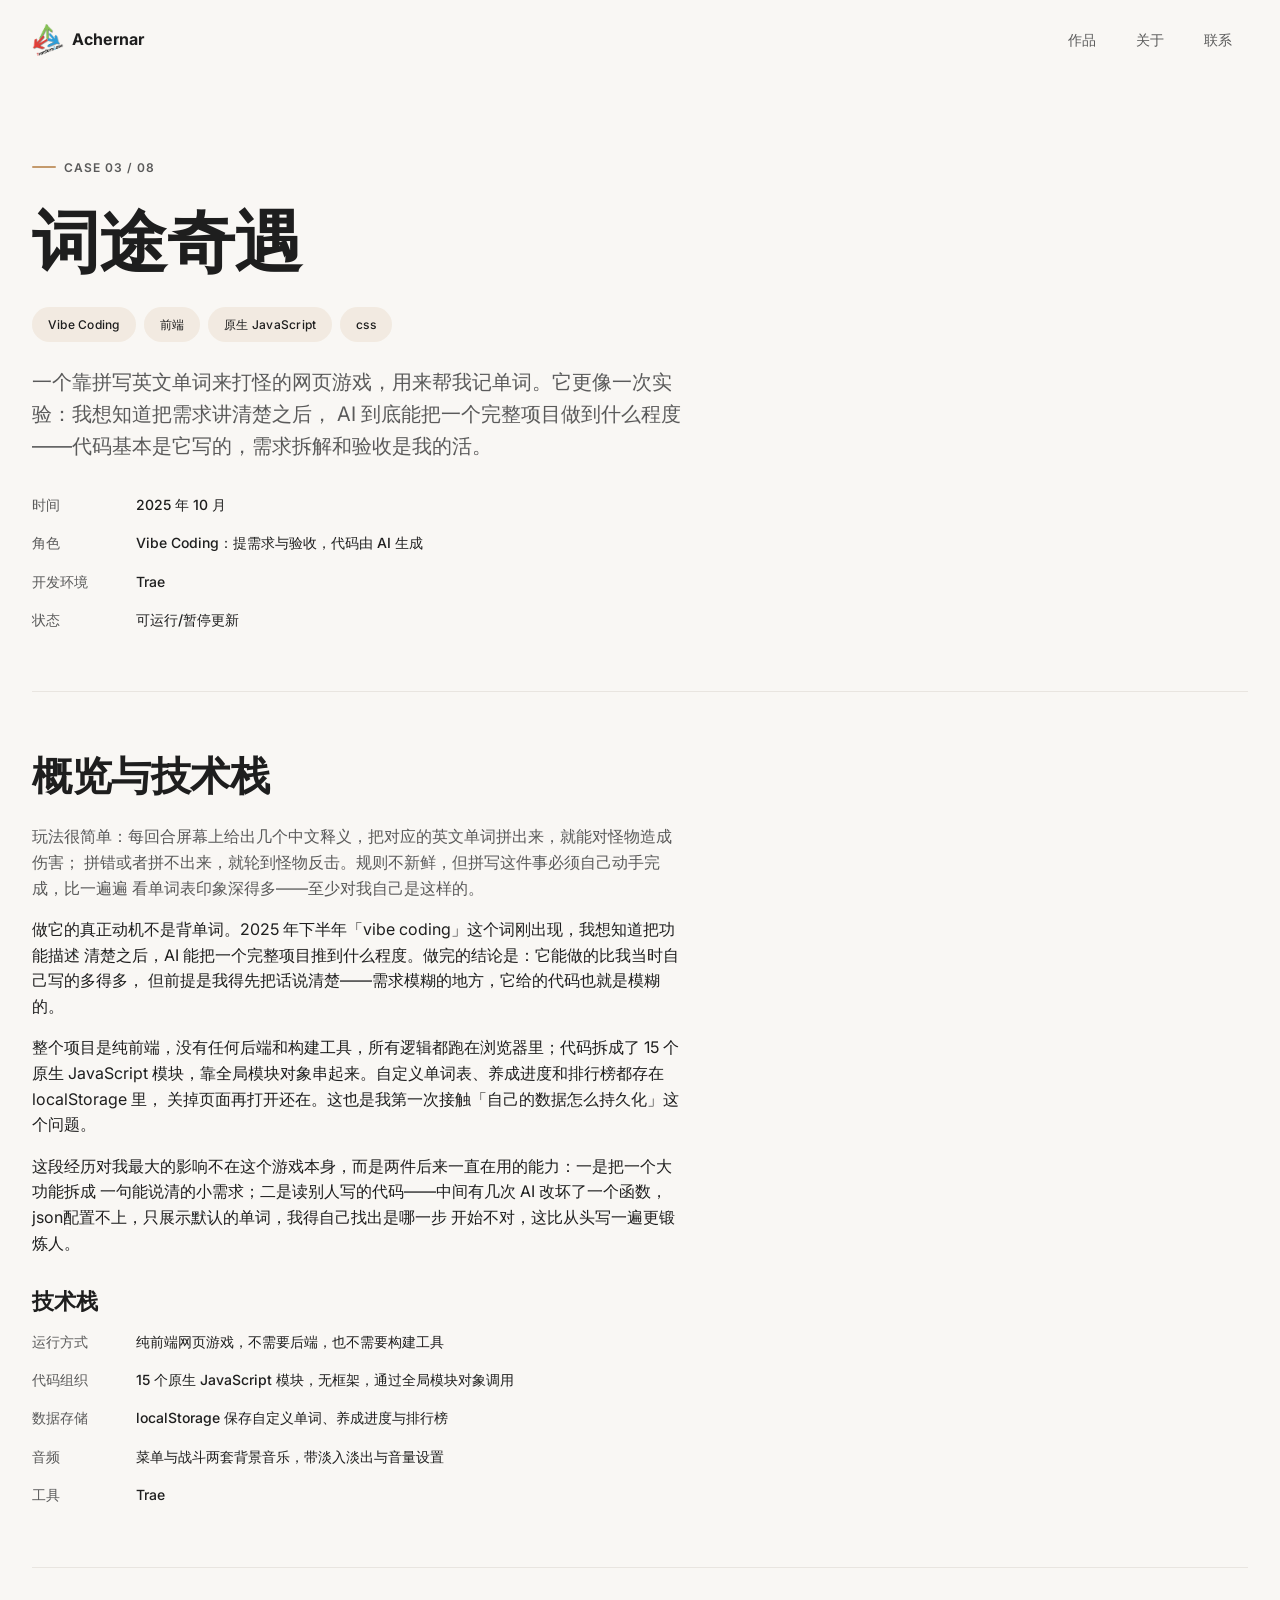
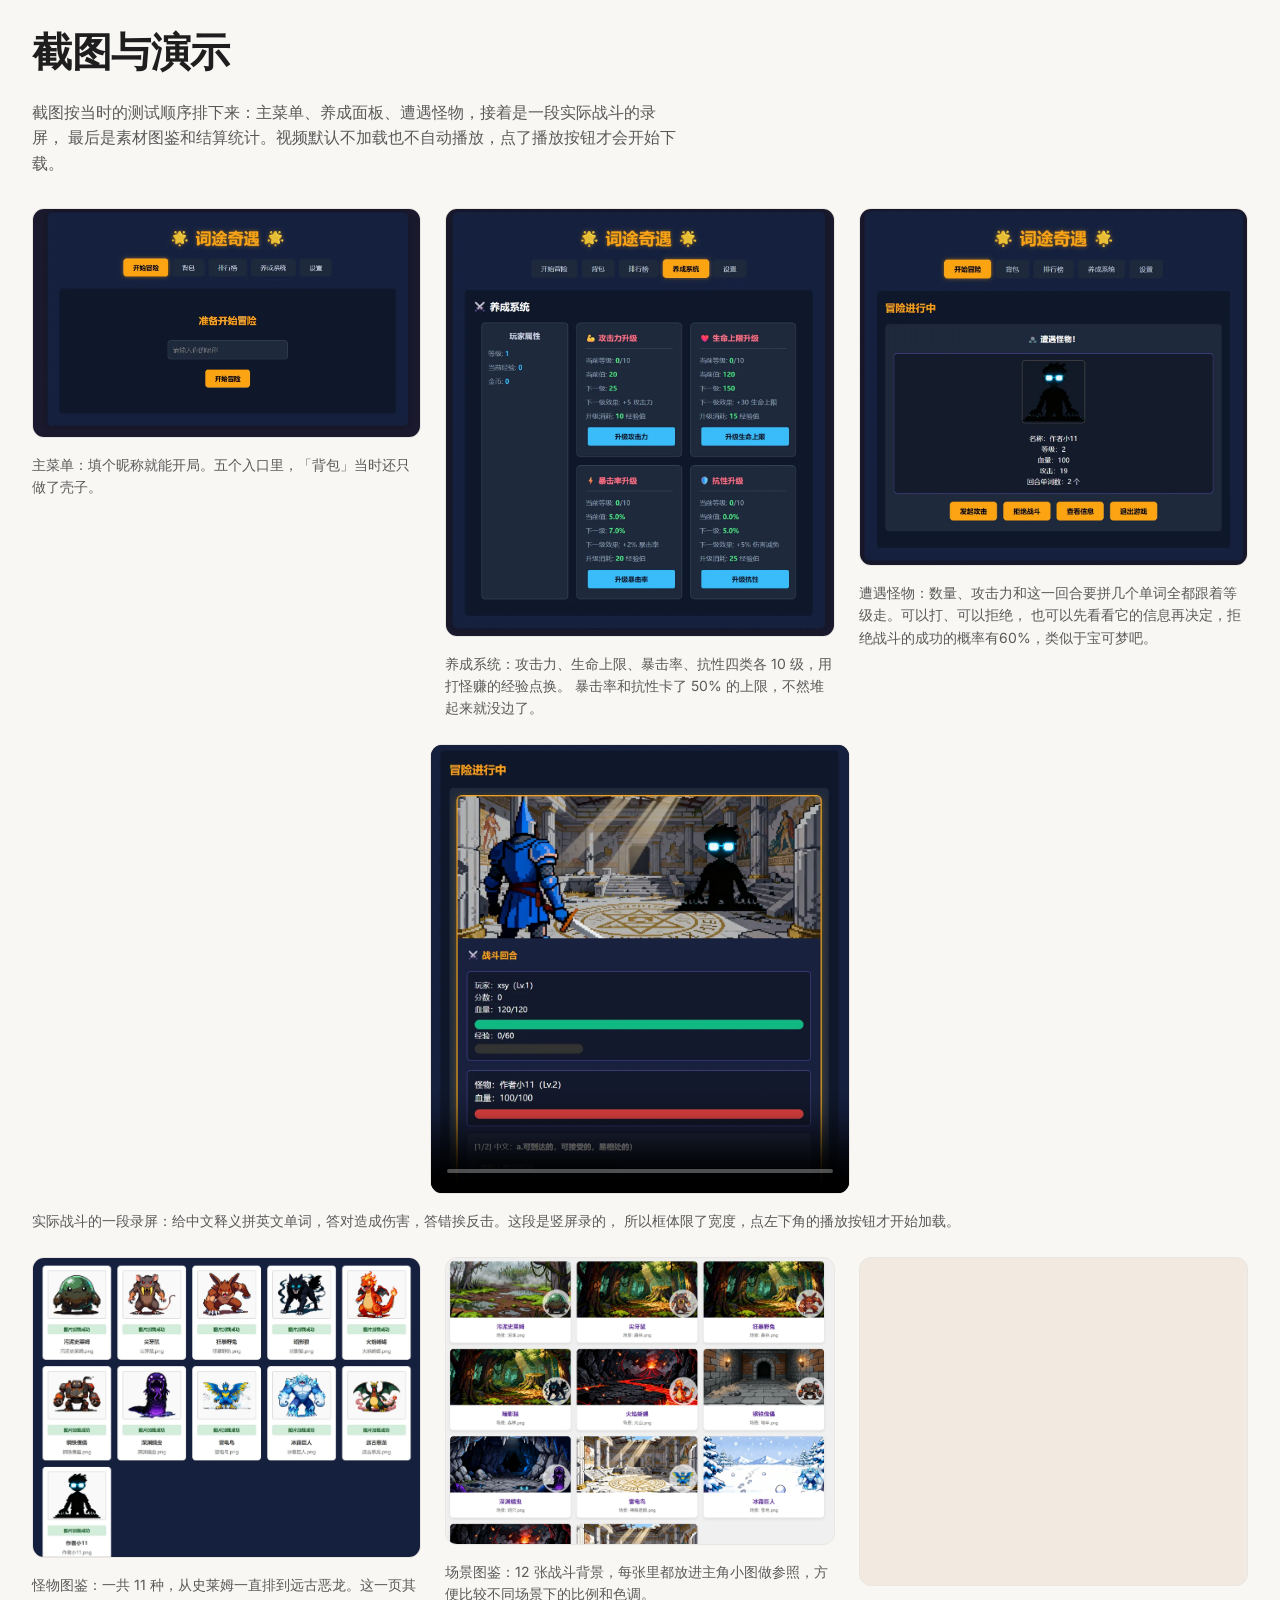
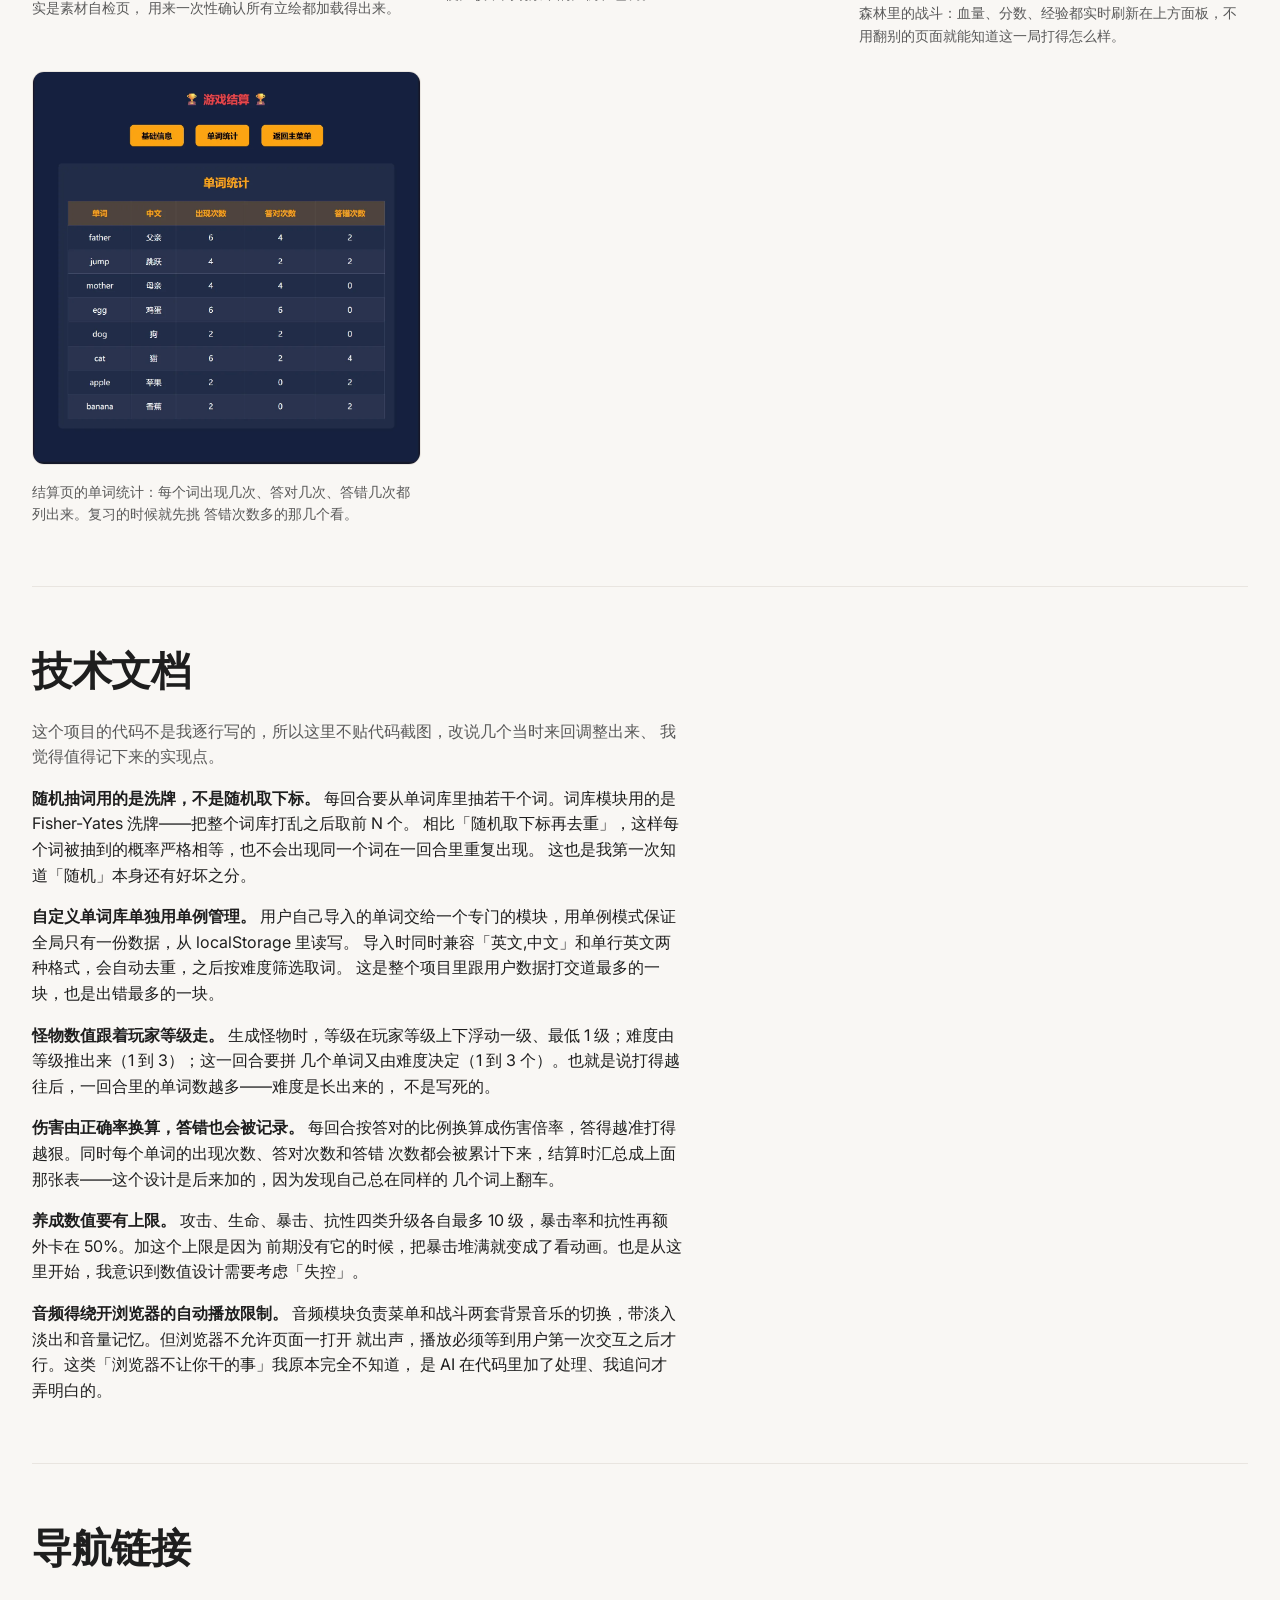
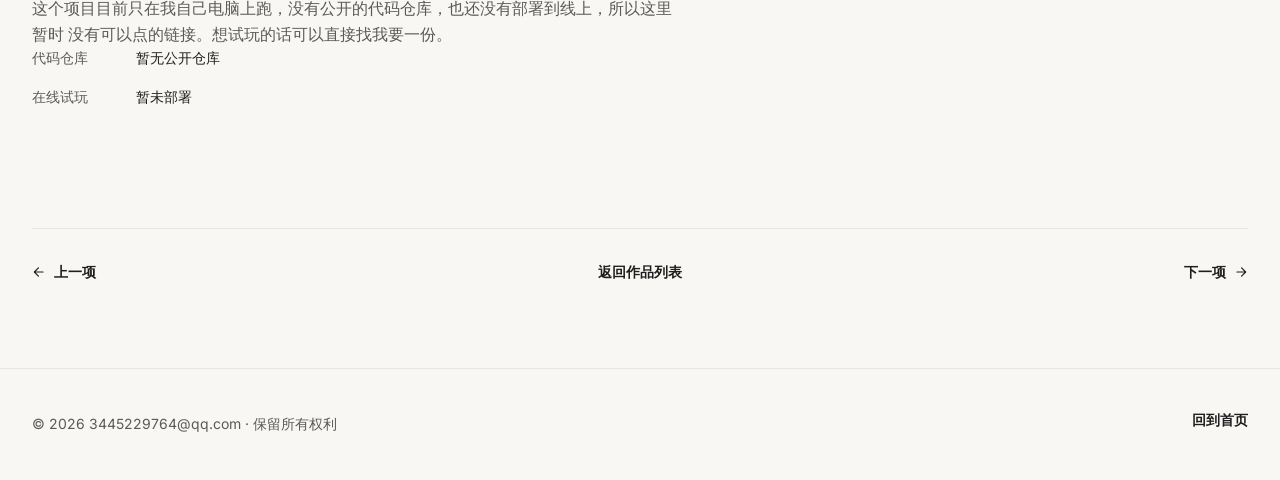
<file: works/wordtrip.html>
<!DOCTYPE html>
<html lang="zh-CN" class="no-js">
<head>
  <meta charset="UTF-8">
  <meta name="viewport" content="width=device-width, initial-scale=1.0">
  <title>词途奇遇 — Achernar</title>
  <meta name="description" content="一个靠拼写英文单词来打怪的纯前端网页游戏，用来帮助记忆单词。全部代码由 AI 生成，我负责提需求与验收——这是我第一次完整走完一个多模块项目。">
  <meta name="theme-color" content="#f9f7f4">

  <link rel="icon" href="../assets/icons/icon-a.svg" type="image/svg+xml">
  <link rel="icon" href="../assets/icons/icon-a.png" type="image/png" sizes="64x64">
  <link rel="preconnect" href="https://fonts.googleapis.com">
  <link rel="preconnect" href="https://fonts.gstatic.com" crossorigin>
  <link rel="stylesheet" href="https://fonts.googleapis.com/css2?family=Inter:wght@400;500;600;700&display=swap">
  <link rel="stylesheet" href="../css/style.css">
</head>
<body>
  <a class="skip-link" href="#main">跳到主内容</a>

  <!-- ============ 顶部导航 ============ -->
  <header class="site-header" id="top">
    <div class="container site-header__inner">
      <a class="logo" href="../index.html">
        <img class="logo__mark" src="../assets/images/logo.webp" alt="" width="633" height="633" loading="lazy" decoding="async">
        <span class="logo__text">Achernar</span>
      </a>

      <nav class="nav" aria-label="主导航">
        <button class="nav__toggle" type="button" aria-expanded="false" aria-controls="nav-menu">
          <span class="visually-hidden">展开导航菜单</span>
          <svg class="icon nav__toggle-icon nav__toggle-icon--open" viewBox="0 0 24 24" fill="none" stroke="currentColor" stroke-width="2" stroke-linecap="round" aria-hidden="true" focusable="false">
            <path d="M4 7h16M4 12h16M4 17h16"></path>
          </svg>
          <svg class="icon nav__toggle-icon nav__toggle-icon--close" viewBox="0 0 24 24" fill="none" stroke="currentColor" stroke-width="2" stroke-linecap="round" aria-hidden="true" focusable="false">
            <path d="M6 6l12 12M18 6 6 18"></path>
          </svg>
        </button>

        <ul class="nav__list" id="nav-menu" data-open="false">
          <li><a class="nav__link" href="../index.html#works">作品</a></li>
          <li><a class="nav__link" href="../index.html#about">关于</a></li>
          <li><a class="nav__link" href="../index.html#contact">联系</a></li>
        </ul>
      </nav>
    </div>
  </header>

  <main id="main">
    <article class="section">
      <div class="container">
        <!-- ============ 详情头部 ============ -->
        <header class="detail__head">
          <p class="section__eyebrow">Case 03 / 08</p>
          <h1 class="detail__title">词途奇遇</h1>
          <ul class="tag-list detail__tags">
            <li class="tag">Vibe Coding</li>
            <li class="tag">前端</li>
            <li class="tag">原生 JavaScript</li>
			<li class="tag">css</li>
          </ul>
          <p class="detail__lead">
            一个靠拼写英文单词来打怪的网页游戏，用来帮我记单词。它更像一次实验：我想知道把需求讲清楚之后，
            AI 到底能把一个完整项目做到什么程度——代码基本是它写的，需求拆解和验收是我的活。
          </p>

          <dl class="spec-list detail__meta">
            <div class="spec">
              <dt class="spec__key">时间</dt>
              <dd class="spec__value">2025 年 10 月</dd>
            </div>
            <div class="spec">
              <dt class="spec__key">角色</dt>
              <dd class="spec__value">Vibe Coding：提需求与验收，代码由 AI 生成</dd>
            </div>
            <div class="spec">
              <dt class="spec__key">开发环境</dt>
              <dd class="spec__value">Trae</dd>
            </div>
            <div class="spec">
              <dt class="spec__key">状态</dt>
              <dd class="spec__value">可运行/暂停更新</dd>
            </div>
          </dl>
        </header>

        <div class="detail__body">
          <!-- ============ 概览与技术栈 ============ -->
          <section class="detail__section" aria-labelledby="overview-title">
            <h2 id="overview-title">概览与技术栈</h2>
            <p>
              玩法很简单：每回合屏幕上给出几个中文释义，把对应的英文单词拼出来，就能对怪物造成伤害；
              拼错或者拼不出来，就轮到怪物反击。规则不新鲜，但拼写这件事必须自己动手完成，比一遍遍
              看单词表印象深得多——至少对我自己是这样的。
            </p>
            <p>
              做它的真正动机不是背单词。2025 年下半年「vibe coding」这个词刚出现，我想知道把功能描述
              清楚之后，AI 能把一个完整项目推到什么程度。做完的结论是：它能做的比我当时自己写的多得多，
              但前提是我得先把话说清楚——需求模糊的地方，它给的代码也就是模糊的。
            </p>
            <p>
              整个项目是纯前端，没有任何后端和构建工具，所有逻辑都跑在浏览器里；代码拆成了 15 个原生
              JavaScript 模块，靠全局模块对象串起来。自定义单词表、养成进度和排行榜都存在 localStorage 里，
              关掉页面再打开还在。这也是我第一次接触「自己的数据怎么持久化」这个问题。
            </p>
            <p>
              这段经历对我最大的影响不在这个游戏本身，而是两件后来一直在用的能力：一是把一个大功能拆成
              一句能说清的小需求；二是读别人写的代码——中间有几次 AI 改坏了一个函数，json配置不上，只展示默认的单词，我得自己找出是哪一步
              开始不对，这比从头写一遍更锻炼人。
            </p>

            <h3>技术栈</h3>
            <dl class="spec-list">
              <div class="spec">
                <dt class="spec__key">运行方式</dt>
                <dd class="spec__value">纯前端网页游戏，不需要后端，也不需要构建工具</dd>
              </div>
              <div class="spec">
                <dt class="spec__key">代码组织</dt>
                <dd class="spec__value">15 个原生 JavaScript 模块，无框架，通过全局模块对象调用</dd>
              </div>
              <div class="spec">
                <dt class="spec__key">数据存储</dt>
                <dd class="spec__value">localStorage 保存自定义单词、养成进度与排行榜</dd>
              </div>
              <div class="spec">
                <dt class="spec__key">音频</dt>
                <dd class="spec__value">菜单与战斗两套背景音乐，带淡入淡出与音量设置</dd>
              </div>
              <div class="spec">
                <dt class="spec__key">工具</dt>
                <dd class="spec__value">Trae</dd>
              </div>
            </dl>
          </section>

          <!-- ============ 截图与演示 ============ -->
          <section class="detail__section" aria-labelledby="shots-title">
            <h2 id="shots-title">截图与演示</h2>
            <p>
              截图按当时的测试顺序排下来：主菜单、养成面板、遭遇怪物，接着是一段实际战斗的录屏，
              最后是素材图鉴和结算统计。视频默认不加载也不自动播放，点了播放按钮才会开始下载。
            </p>

            <div class="gallery">
              <figure class="shot shot--natural">
                <div class="shot__frame">
                  <img class="shot__img" src="../assets/images/wordtrip-demo-01.webp" alt="词途奇遇主菜单，标题下方是开始冒险、背包、排行榜、养成系统、设置五个入口，右侧面板里有一个昵称输入框和橙色的开始冒险按钮" width="1207" height="709" loading="lazy" decoding="async">
                </div>
                <figcaption class="shot__caption">
                  主菜单：填个昵称就能开局。五个入口里，「背包」当时还只做了壳子。
                </figcaption>
              </figure>

              <figure class="shot shot--natural">
                <div class="shot__frame">
                  <img class="shot__img" src="../assets/images/wordtrip-demo-02.webp" alt="养成系统面板，左侧显示玩家等级 1、当前经验 0、金币 0，右侧是攻击力升级、生命上限升级、暴击率升级、抗性升级四张卡片，每张带当前等级、当前值与下一级效果" width="1172" height="1290" loading="lazy" decoding="async">
                </div>
                <figcaption class="shot__caption">
                  养成系统：攻击力、生命上限、暴击率、抗性四类各 10 级，用打怪赚的经验点换。
                  暴击率和抗性卡了 50% 的上限，不然堆起来就没边了。
                </figcaption>
              </figure>

              <figure class="shot shot--natural">
                <div class="shot__frame">
                  <img class="shot__img" src="../assets/images/wordtrip-demo-03.webp" alt="遭遇怪物界面，中间是发着光的黑影怪物立绘，右侧列出怪物名称、等级 2、血量 100、攻击 19 与回合单词数 2 个，下方有发起攻击、拒绝战斗、查看信息、退出游戏四个按钮" width="1150" height="1056" loading="lazy" decoding="async">
                </div>
                <figcaption class="shot__caption">
                  遭遇怪物：数量、攻击力和这一回合要拼几个单词全都跟着等级走。可以打、可以拒绝，
                  也可以先看看它的信息再决定，拒绝战斗的成功的概率有60%，类似于宝可梦吧。
                </figcaption>
              </figure>

              <figure class="shot shot--natural shot--portrait">
                <div class="shot__frame">
                  <video class="shot__video" src="../assets/video/wordtrip-demo-04.mp4" poster="../assets/images/wordtrip-cover.webp" width="1166" height="1374" controls preload="none" playsinline>
                    你的浏览器不支持 HTML5 视频，无法在这里播放这段录屏。
                  </video>
                </div>
                <figcaption class="shot__caption">
                  实际战斗的一段录屏：给中文释义拼英文单词，答对造成伤害，答错挨反击。这段是竖屏录的，
                  所以框体限了宽度，点左下角的播放按钮才开始加载。
                </figcaption>
              </figure>

              <figure class="shot shot--natural">
                <div class="shot__frame">
                  <img class="shot__img" src="../assets/images/wordtrip-demo-05.webp" alt="怪物素材图鉴，11 张怪物立绘卡片排成网格，包括污泥史莱姆、尖牙鼠、狂暴野兔、暗影狼、火焰蜥蜴、钢铁傀儡、深渊蠕虫、雷电鸟、冰霜巨人、远古恶龙等，每张都标着图片加载成功" width="1799" height="1393" loading="lazy" decoding="async">
                </div>
                <figcaption class="shot__caption">
                  怪物图鉴：一共 11 种，从史莱姆一直排到远古恶龙。这一页其实是素材自检页，
                  用来一次性确认所有立绘都加载得出来。
                </figcaption>
              </figure>

              <figure class="shot shot--natural">
                <div class="shot__frame">
                  <img class="shot__img" src="../assets/images/wordtrip-demo-06.webp" alt="场景素材图鉴，12 张像素风战斗背景缩略图排成网格，标注了沼泽、森林、火山、地牢、洞穴、神殿遗迹、雪地等场景名称，每张里还放了主角小图作参照" width="1868" height="1379" loading="lazy" decoding="async">
                </div>
                <figcaption class="shot__caption">
                  场景图鉴：12 张战斗背景，每张里都放进主角小图做参照，方便比较不同场景下的比例和色调。
                </figcaption>
              </figure>

              <figure class="shot shot--natural">
                <div class="shot__frame">
                  <img class="shot__img" src="../assets/images/wordtrip-demo-07.webp" alt="森林场景的战斗界面，像素风蓝甲骑士持剑面对一只红色巨鼠，上方战斗回合面板显示玩家等级 2、分数 225、血量 108 / 125 与经验 22 / 72" width="1065" height="901" loading="lazy" decoding="async">
                </div>
                <figcaption class="shot__caption">
                  森林里的战斗：血量、分数、经验都实时刷新在上方面板，不用翻别的页面就能知道这一局打得怎么样。
                </figcaption>
              </figure>

              <figure class="shot shot--natural">
                <div class="shot__frame">
                  <img class="shot__img" src="../assets/images/wordtrip-demo-08.webp" alt="游戏结算的单词统计页，表格逐行列出 father、jump、mother、egg、dog、cat、apple、banana 等单词的中文释义、出现次数、答对次数与答错次数" width="1209" height="1223" loading="lazy" decoding="async">
                </div>
                <figcaption class="shot__caption">
                  结算页的单词统计：每个词出现几次、答对几次、答错几次都列出来。复习的时候就先挑
                  答错次数多的那几个看。
                </figcaption>
              </figure>
            </div>
          </section>

          <!-- ============ 技术文档 ============ -->
          <section class="detail__section" aria-labelledby="docs-title">
            <h2 id="docs-title">技术文档</h2>
            <p>
              这个项目的代码不是我逐行写的，所以这里不贴代码截图，改说几个当时来回调整出来、
              我觉得值得记下来的实现点。
            </p>
            <p>
              <strong>随机抽词用的是洗牌，不是随机取下标。</strong>
              每回合要从单词库里抽若干个词。词库模块用的是 Fisher-Yates 洗牌——把整个词库打乱之后取前 N 个。
              相比「随机取下标再去重」，这样每个词被抽到的概率严格相等，也不会出现同一个词在一回合里重复出现。
              这也是我第一次知道「随机」本身还有好坏之分。
            </p>
            <p>
              <strong>自定义单词库单独用单例管理。</strong>
              用户自己导入的单词交给一个专门的模块，用单例模式保证全局只有一份数据，从 localStorage 里读写。
              导入时同时兼容「英文,中文」和单行英文两种格式，会自动去重，之后按难度筛选取词。
              这是整个项目里跟用户数据打交道最多的一块，也是出错最多的一块。
            </p>
            <p>
              <strong>怪物数值跟着玩家等级走。</strong>
              生成怪物时，等级在玩家等级上下浮动一级、最低 1 级；难度由等级推出来（1 到 3）；这一回合要拼
              几个单词又由难度决定（1 到 3 个）。也就是说打得越往后，一回合里的单词数越多——难度是长出来的，
              不是写死的。
            </p>
            <p>
              <strong>伤害由正确率换算，答错也会被记录。</strong>
              每回合按答对的比例换算成伤害倍率，答得越准打得越狠。同时每个单词的出现次数、答对次数和答错
              次数都会被累计下来，结算时汇总成上面那张表——这个设计是后来加的，因为发现自己总在同样的
              几个词上翻车。
            </p>
            <p>
              <strong>养成数值要有上限。</strong>
              攻击、生命、暴击、抗性四类升级各自最多 10 级，暴击率和抗性再额外卡在 50%。加这个上限是因为
              前期没有它的时候，把暴击堆满就变成了看动画。也是从这里开始，我意识到数值设计需要考虑「失控」。
            </p>
            <p>
              <strong>音频得绕开浏览器的自动播放限制。</strong>
              音频模块负责菜单和战斗两套背景音乐的切换，带淡入淡出和音量记忆。但浏览器不允许页面一打开
              就出声，播放必须等到用户第一次交互之后才行。这类「浏览器不让你干的事」我原本完全不知道，
              是 AI 在代码里加了处理、我追问才弄明白的。
            </p>
          </section>

          <!-- ============ 导航链接 ============ -->
          <section class="detail__section" aria-labelledby="links-title">
            <h2 id="links-title">导航链接</h2>
            <p>
              这个项目目前只在我自己电脑上跑，没有公开的代码仓库，也还没有部署到线上，所以这里暂时
              没有可以点的链接。想试玩的话可以直接找我要一份。
            </p>
            <dl class="spec-list">
              <div class="spec">
                <dt class="spec__key">代码仓库</dt>
                <dd class="spec__value">暂无公开仓库</dd>
              </div>
              <div class="spec">
                <dt class="spec__key">在线试玩</dt>
                <dd class="spec__value">暂未部署</dd>
              </div>
            </dl>
          </section>

          <!-- ============ 翻页导航 ============ -->
          <nav class="pager" aria-label="作品之间切换">
            <a class="pager__link pager__link--prev" href="maze.html" aria-label="上一个作品：迷宫">
              <svg class="icon" viewBox="0 0 24 24" fill="none" stroke="currentColor" stroke-width="2" stroke-linecap="round" stroke-linejoin="round" aria-hidden="true" focusable="false">
                <path d="M5 12h14M13 5l7 7-7 7"></path>
              </svg>
              上一项
            </a>
            <a class="pager__link pager__link--back" href="../index.html#works">返回作品列表</a>
            <a class="pager__link pager__link--next" href="dead-silence.html" aria-label="下一个作品：死寂">
              下一项
              <svg class="icon" viewBox="0 0 24 24" fill="none" stroke="currentColor" stroke-width="2" stroke-linecap="round" stroke-linejoin="round" aria-hidden="true" focusable="false">
                <path d="M5 12h14M13 5l7 7-7 7"></path>
              </svg>
            </a>
          </nav>
        </div>
      </div>
    </article>
  </main>

  <!-- ============ 页脚 ============ -->
  <footer class="site-footer">
    <div class="container site-footer__inner">
      <p class="site-footer__text">© 2026 3445229764@qq.com · 保留所有权利</p>
      <a class="link-more" href="../index.html#top">回到首页</a>
    </div>
  </footer>

  <script src="../js/modules/menu.js"></script>
  <script src="../js/modules/scroll.js"></script>
  <script src="../js/modules/form.js"></script>
  <script src="../js/main.js"></script>
</body>
</html>
</file>
<file: css/style.css>
/* ============================================================
   style.css — 样式主入口
   加载顺序即层级顺序：变量 → 重置 → 基础 → 布局 → 组件 → 页面
   （禁止反向依赖：下层文件不得引用上层选择器）
   ============================================================ */

@import url('variables.css');
@import url('reset.css');
@import url('base.css');
@import url('layout.css');
@import url('components.css');
@import url('pages.css');
</file>
